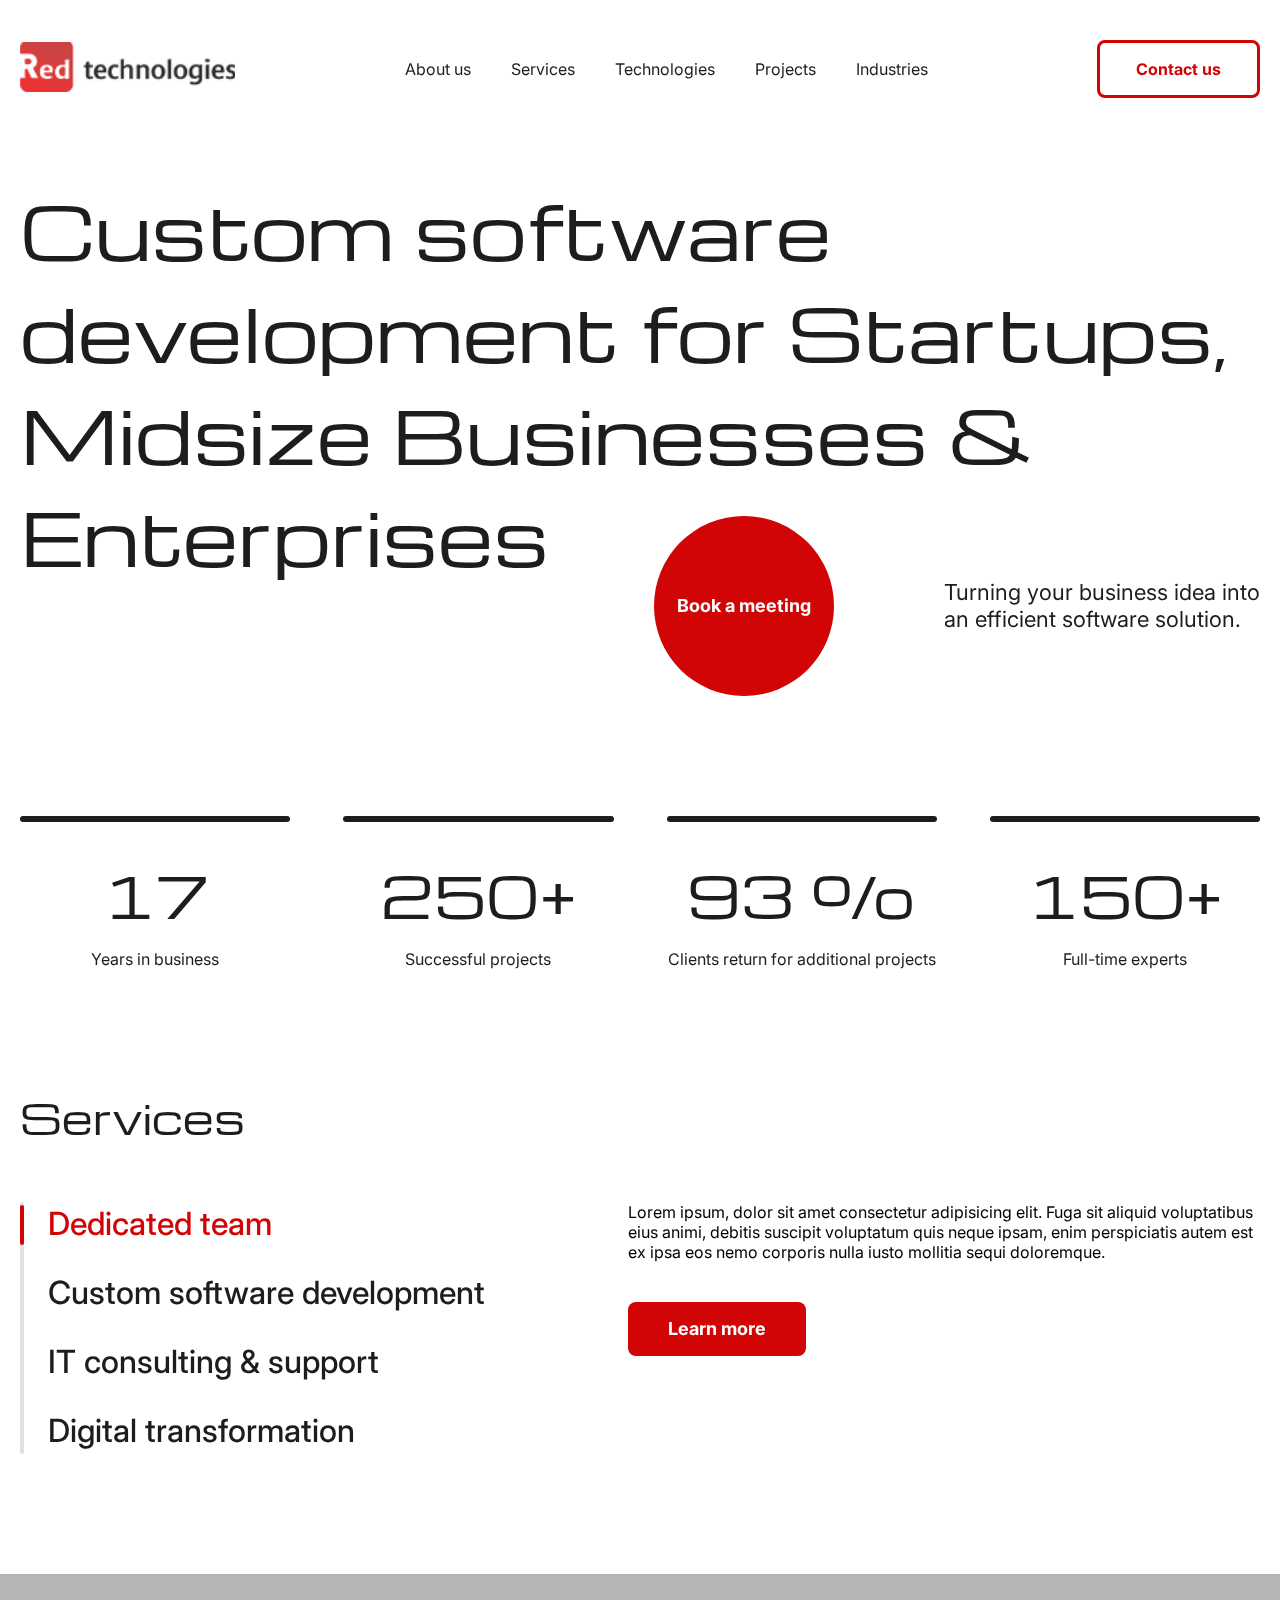
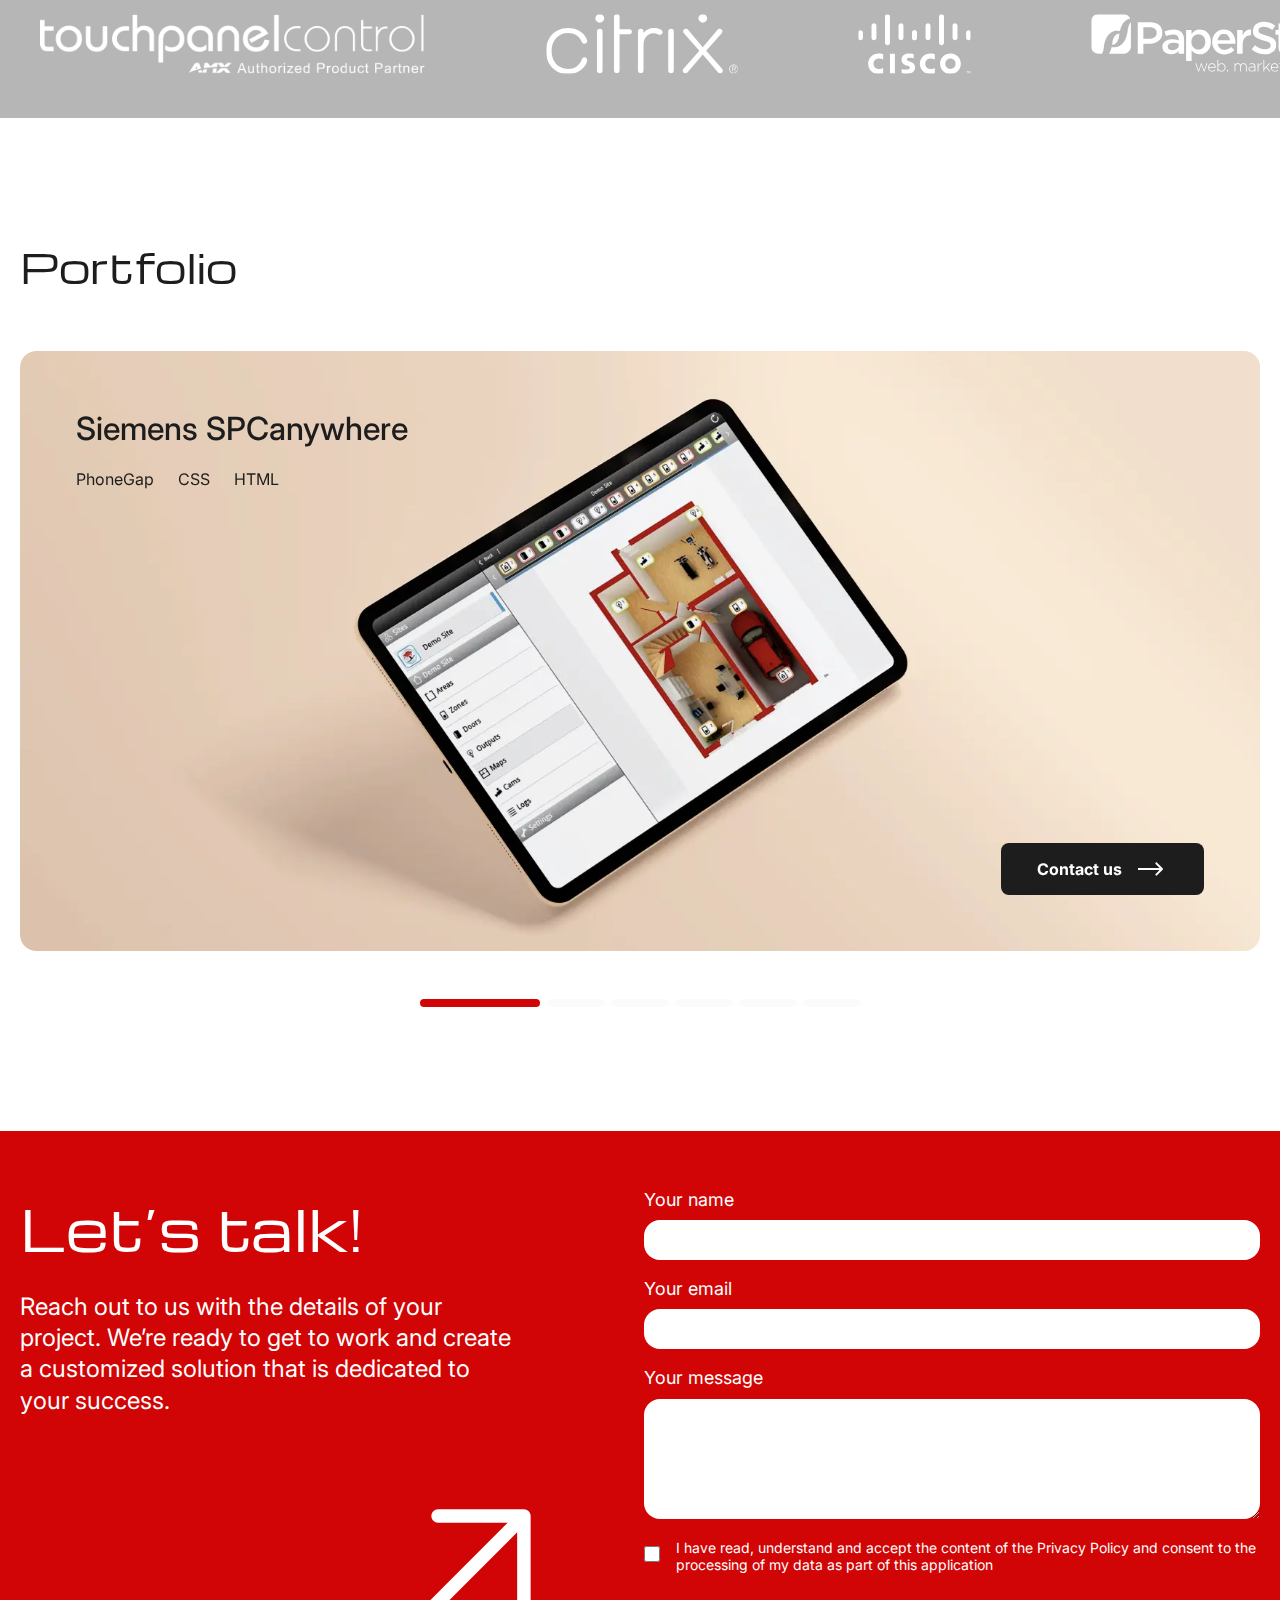
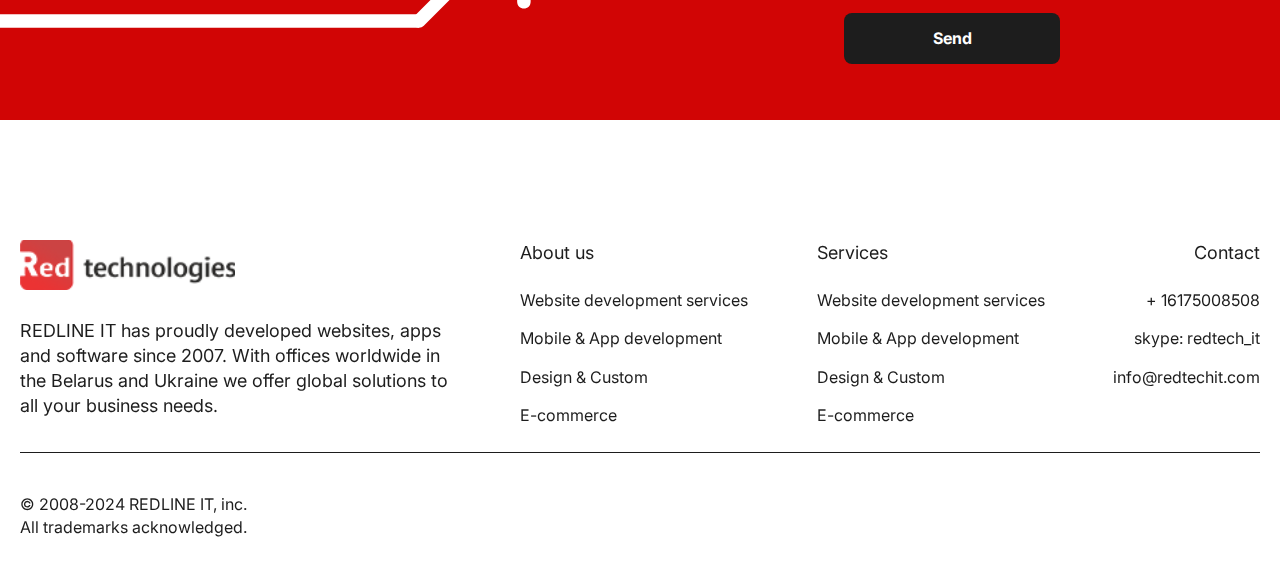
<file: index.html>
<!DOCTYPE html>
<html lang="en">
  <head>
    <meta charset="UTF-8" />
    <meta name="viewport" content="width=device-width, initial-scale=1.0" />
    <title>Red Technologies</title>
    <link rel="stylesheet" href="./styles/style.css" />
    <link
      rel="stylesheet"
      href="https://cdn.jsdelivr.net/npm/swiper@10/swiper-bundle.min.css"
    />
    <script src="https://cdn.jsdelivr.net/npm/swiper@10/swiper-bundle.min.js"></script>
  </head>
  <body>
    <nav>
      <div class="nav_wrapper container">
        <a href="./index.html">
          <img src="./assets/logo.png" alt="" />
        </a>
        <div class="nav_menu">
          <a href="./about.html"><p>About us</p></a>
          <a href="./services.html"><p>Services</p></a>
          <a href="./technologies.html"><p>Technologies</p></a>
          <a href="./project.html"><p>Projects</p></a>
          <a href="./industries.html"><p>Industries</p></a>
        </div>
        <img src="./assets/menu.jpg" class="menu" onclick="toggleMenu()" />
        <a href="./contact-us.html"
          ><button class="line_btn">Contact us</button></a
        >
      </div>
      <!--  -->
      <div class="mob_nav">
        <div class="mob_nav_exit">
          <img src="./assets/reject.png" alt="" onclick="toggleMenu()" />
        </div>
        <div class="nav_menu">
          <a href="./about.html"><p>About us</p></a>
          <a href="./services.html"><p>Services</p></a>
          <a href="./technologies.html"><p>Technologies</p></a>
          <a href="./project.html"><p>Projects</p></a>
          <a href="./industries.html"><p>Industries</p></a>
          <a href="./contact-us.html"
            ><button class="line_btn">Contact us</button></a
          >
        </div>
      </div>
      <script>
        function toggleMenu() {
          document
            .querySelector(".mob_nav")
            .classList.toggle("visible_mob_nav");
        }
      </script>
      <!--  -->
    </nav>
    <header class="container">
      <div class="main_titile">
        <h1>
          Custom software development for Startups, Midsize Businesses &
          Enterprises
        </h1>
      </div>
      <div class="book_meeting">
        <div class="book_meeting_circle">
          <p>Book a meeting</p>
        </div>
        <div class="book_meetig_text">
          <p>
            Turning your business idea into <br />
            an efficient software solution.
          </p>
        </div>
      </div>
      <div class="header_stats">
        <div class="header_stat">
          <div class="header_stat_line"></div>
          <p>17</p>
          <span>Years in business</span>
        </div>
        <div class="header_stat">
          <div class="header_stat_line"></div>

          <p>250+</p>
          <span>Successful projects</span>
        </div>
        <div class="header_stat">
          <div class="header_stat_line"></div>
          <p>93 %</p>
          <span>Clients return for additional projects</span>
        </div>
        <div class="header_stat">
          <div class="header_stat_line"></div>
          <p>150+</p>
          <span>Full-time experts</span>
        </div>
      </div>
    </header>
    <div class="navigation_block container">
      <div class="block_title">
        <h2>Services</h2>
      </div>
      <div class="navigation_block_wrapper">
        <div class="navigation_menu_wrapper">
          <div class="navigation_menu_overflow"></div>
          <div class="navigation_menu tabs_list">
            <div
              class="navigation_menu_item navigation_menu_item_active"
              data-id="menu1"
            >
              <div class="navigation_menu_item_line"></div>
              <p>Dedicated team</p>
            </div>
            <div class="navigation_menu_item" data-id="menu2">
              <div class="navigation_menu_item_line"></div>

              <p>Custom software development</p>
            </div>
            <div class="navigation_menu_item" data-id="menu3">
              <div class="navigation_menu_item_line"></div>

              <p>IT consulting & support</p>
            </div>
            <div class="navigation_menu_item" data-id="menu4">
              <div class="navigation_menu_item_line"></div>

              <p>Digital transformation</p>
            </div>
          </div>
        </div>
        <div class="navigation_block_content">
          <div
            class="navigation_block_content_item navigation_menu_item_active"
            id="menu1"
          >
            <p>
              Lorem ipsum, dolor sit amet consectetur adipisicing elit. Fuga sit
              aliquid voluptatibus eius animi, debitis suscipit voluptatum quis
              neque ipsam, enim perspiciatis autem est ex ipsa eos nemo corporis
              nulla iusto mollitia sequi doloremque.
            </p>
            <a href="#"><button class="red_btn">Learn more</button></a>
          </div>
          <div class="navigation_block_content_item" id="menu2">
            <p>
              Lorem ipsum dolor sit amet consectetur adipisicing elit. A
              laboriosam dolor aut!
            </p>
            <a href="#"><button class="red_btn">Learn more</button></a>
          </div>
          <div class="navigation_block_content_item" id="menu3">
            <p>
              Lorem ipsum dolor sit amet consectetur adipisicing elit. Quod
              molestias nam repellat possimus non. Necessitatibus, assumenda
              voluptates voluptatibus dolorum ex molestiae, ea et voluptatum
              laboriosam repellat soluta quo blanditiis placeat.
            </p>
            <a href="#"><button class="red_btn">Learn more</button></a>
          </div>
          <div class="navigation_block_content_item" id="menu4">
            <p>
              Lorem ipsum dolor sit amet consectetur adipisicing elit. Possimus
              ea voluptate magnam adipisci suscipit quibusdam accusamus
              consequuntur quasi voluptas animi dignissimos, recusandae
              expedita, officiis illum.
            </p>
            <a href="#"><button class="red_btn">Learn more</button></a>
          </div>
        </div>
      </div>
    </div>
    <div class="companies_carousel_wrapper">
      <div class="companies_carousel">
        <a href="#"><img src="./assets/icons/companies/tpc.svg" alt="" /></a>
        <a href="#"
          ><img
            src="./assets/icons/companies/citrix-registered-tm-logo.svg"
            alt=""
        /></a>
        <a href="#"
          ><img src="./assets/icons/companies/Cisco_logo 1.svg" alt=""
        /></a>
        <a href="#"><img src="./assets/icons/companies/paper.svg" alt="" /></a>
        <a href="#"
          ><img src="./assets/icons/companies/coalbook.svg" alt=""
        /></a>
        <a href="#"
          ><img src="./assets/icons/companies/CMG-LOGO.svg" alt=""
        /></a>
        <a href="#"><img src="./assets/icons/companies/amx.svg" alt="" /></a>
      </div>
    </div>
    <div class="portfolio_carousel_wrapper">
      <div class="block_title container">
        <h2>Portfolio</h2>
      </div>

      <div class="portfolio_carousel container">
        <div class="swiper-wrapper">
          <div class="swiper-slide">
            <div class="block_item block_item1">
              <div class="block_item_text">
                <p>Siemens SPCanywhere</p>
                <div>
                  <span>PhoneGap</span> <span>CSS</span> <span>HTML</span>
                </div>
              </div>
              <div class="block_item_btn">
                <button class="black_btn">
                  Contact us <img src="./assets/icons/arrow-right.svg" alt="" />
                </button>
              </div>
            </div>
          </div>
          <div class="swiper-slide">
            <div class="block_item block_item1">
              <div class="block_item_text">
                <p>Siemens SPCanywhere</p>
                <div>
                  <span>PhoneGap</span> <span>CSS</span> <span>HTML</span>
                </div>
              </div>
              <div class="block_item_btn">
                <button class="black_btn">
                  Contact us <img src="./assets/icons/arrow-right.svg" alt="" />
                </button>
              </div>
            </div>
          </div>
          <div class="swiper-slide">
            <div class="block_item block_item1">
              <div class="block_item_text">
                <p>Siemens SPCanywhere</p>
                <div>
                  <span>PhoneGap</span> <span>CSS</span> <span>HTML</span>
                </div>
              </div>
              <div class="block_item_btn">
                <button class="black_btn">
                  Contact us <img src="./assets/icons/arrow-right.svg" alt="" />
                </button>
              </div>
            </div>
          </div>
          <div class="swiper-slide">
            <div class="block_item block_item1">
              <div class="block_item_text">
                <p>Siemens SPCanywhere</p>
                <div>
                  <span>PhoneGap</span> <span>CSS</span> <span>HTML</span>
                </div>
              </div>
              <div class="block_item_btn">
                <button class="black_btn">
                  Contact us <img src="./assets/icons/arrow-right.svg" alt="" />
                </button>
              </div>
            </div>
          </div>
          <div class="swiper-slide">
            <div class="block_item block_item1">
              <div class="block_item_text">
                <p>Siemens SPCanywhere</p>
                <div>
                  <span>PhoneGap</span> <span>CSS</span> <span>HTML</span>
                </div>
              </div>
              <div class="block_item_btn">
                <button class="black_btn">
                  Contact us <img src="./assets/icons/arrow-right.svg" alt="" />
                </button>
              </div>
            </div>
          </div>
          <div class="swiper-slide">
            <div class="block_item block_item1">
              <div class="block_item_text">
                <p>Siemens SPCanywhere</p>
                <div>
                  <span>PhoneGap</span> <span>CSS</span> <span>HTML</span>
                </div>
              </div>
              <div class="block_item_btn">
                <button class="black_btn">
                  Contact us <img src="./assets/icons/arrow-right.svg" alt="" />
                </button>
              </div>
            </div>
          </div>
        </div>
        <div class="swiper-pagination"></div>
      </div>
    </div>

    <div class="contact_block_wrapper">
      <div class="contact_block container">
        <div class="contact_block_left">
          <h3>Let’s talk!</h3>
          <p>
            Reach out to us with the details of your project. We’re ready to get
            to work and create a customized solution that is dedicated to your
            success.
          </p>
          <img src="./assets/icons/contact-line.svg" alt="" />
        </div>
        <div class="contact_block_right">
          <div class="contact_input">
            <p>Your name</p>
            <input type="text" name="" id="" />
          </div>
          <div class="contact_input">
            <p>Your email</p>
            <input type="text" name="" id="" />
          </div>
          <div class="contact_input">
            <p>Your message</p>
            <textarea name="" id="" cols="30" rows="10"></textarea>
          </div>
          <div class="form_privacy">
            <div><input type="checkbox" name="" id="" /></div>
            <p>
              I have read, understand and accept the content of the Privacy
              Policy and consent to the processing of my data as part of this
              application
            </p>
          </div>
          <div class="form_send">
            <button class="black_btn">Send</button>
          </div>
        </div>
      </div>
    </div>

    <footer>
      <div class="footer_wrapper container">
        <div class="footer_wrapper_top">
          <div class="footer_wrapper_top_desc">
            <a href="./index.html">
              <img src="./assets/logo.png" alt="" />
            </a>
            <h4>
              REDLINE IT has proudly developed websites, apps and software since
              2007. With offices worldwide in the Belarus and Ukraine we offer
              global solutions to all your business needs.
            </h4>
          </div>
          <div class="footer_menu">
            <h4>About us</h4>
            <a href="#"><p>Website development services</p></a>
            <a href="#"><p>Mobile & App development</p></a>
            <a href="#"><p>Design & Custom</p></a>
            <a href="#"><p>E-commerce</p></a>
          </div>
          <div class="footer_menu">
            <h4>Services</h4>
            <a href="#"><p>Website development services</p></a>
            <a href="#"><p>Mobile & App development</p></a>
            <a href="#"><p>Design & Custom</p></a>
            <a href="#"><p>E-commerce</p></a>
          </div>
          <div class="footer_menu footer_contact">
            <h4>Contact</h4>
            <a href="tel:+ 16175008508"><p>+ 16175008508</p></a>
            <a href="#"><p>skype: redtech_it</p></a>
            <a href="mailto:info@redtechit.com"><p>info@redtechit.com</p></a>
          </div>
        </div>
        <div class="footer_copyright">
          <p>
            © 2008-2024 REDLINE IT, inc. <br />
            All trademarks acknowledged.
          </p>
        </div>
      </div>
    </footer>

    <!-- scripts -->
    <script src="./scripts/main.js"></script>
    <script>
      document.addEventListener("DOMContentLoaded", function () {
        const swiper = new Swiper(".portfolio_carousel", {
          loop: true,
          spaceBetween: 30,
          slidesPerView: 3,
          slidesPerView: "auto",
          centeredSlides: true,
          pagination: {
            el: ".swiper-pagination",
          },
        });
      });
    </script>
  </body>
</html>
</file>
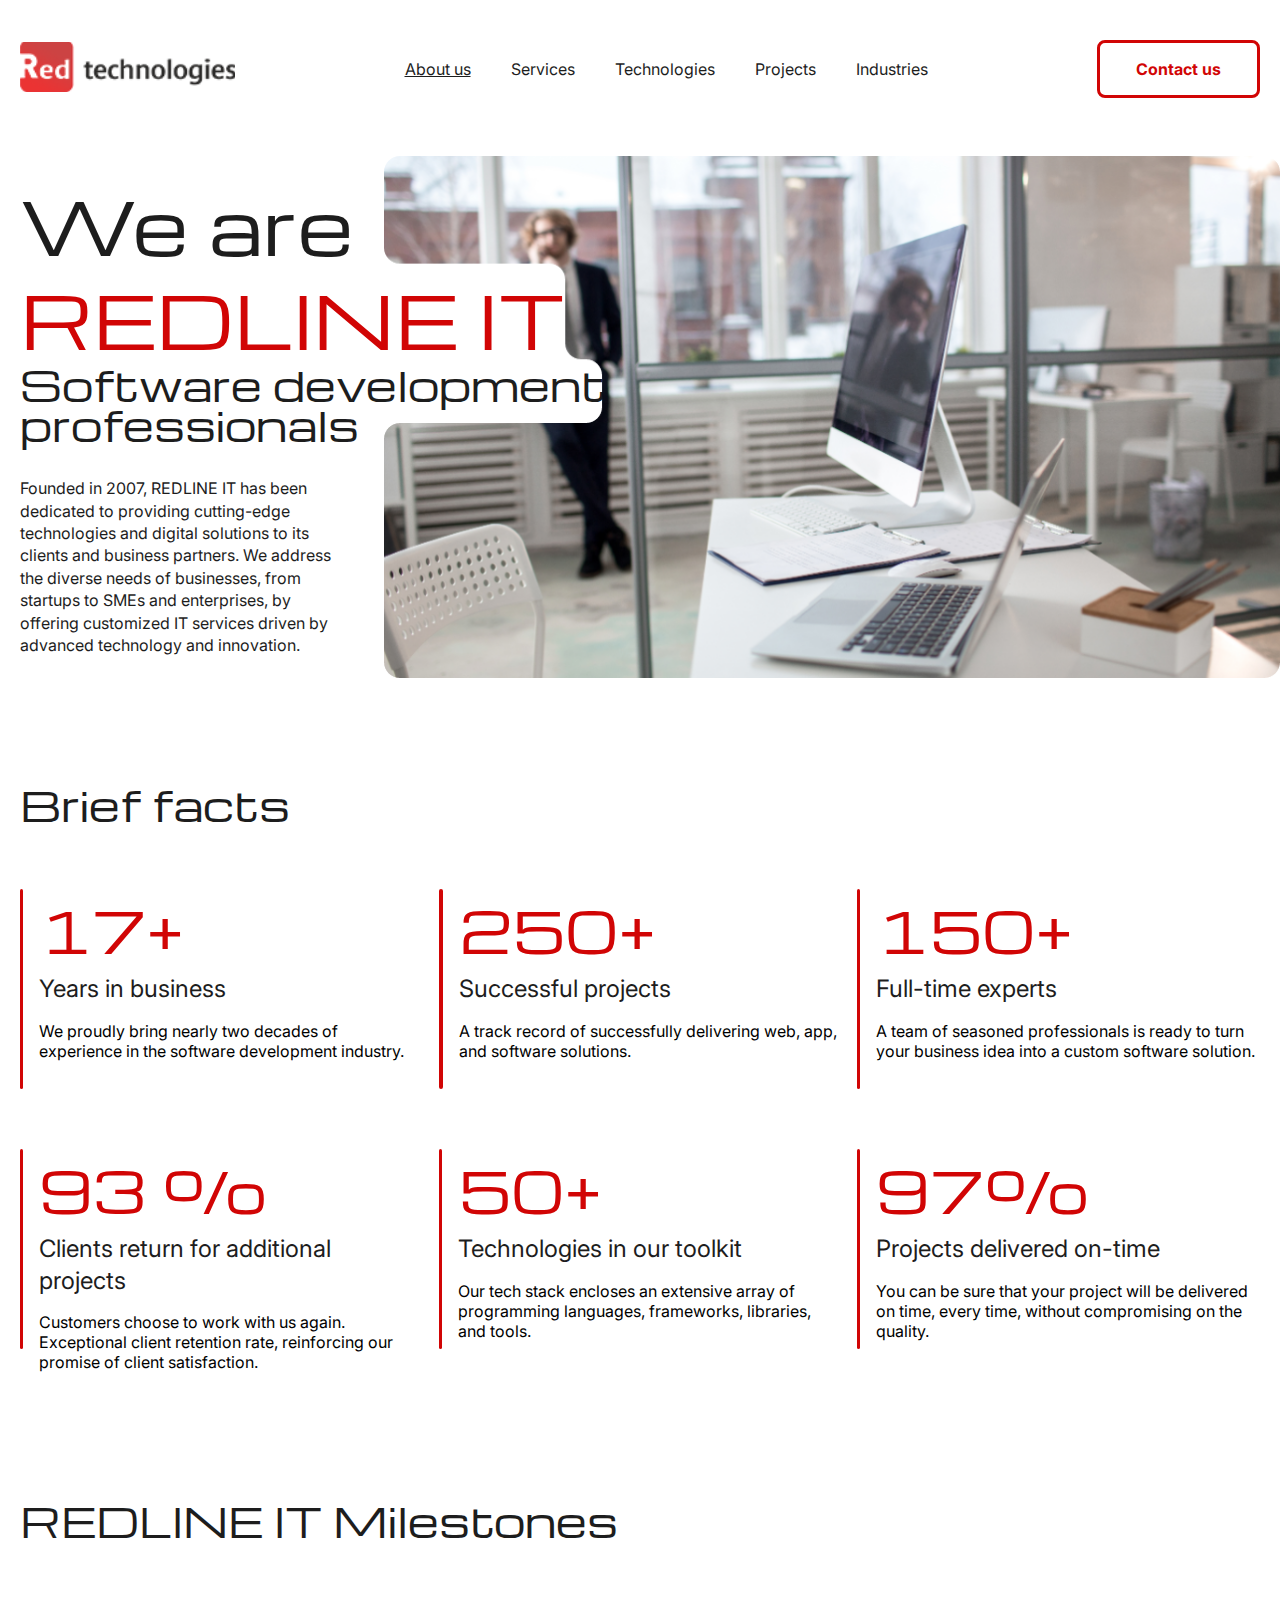
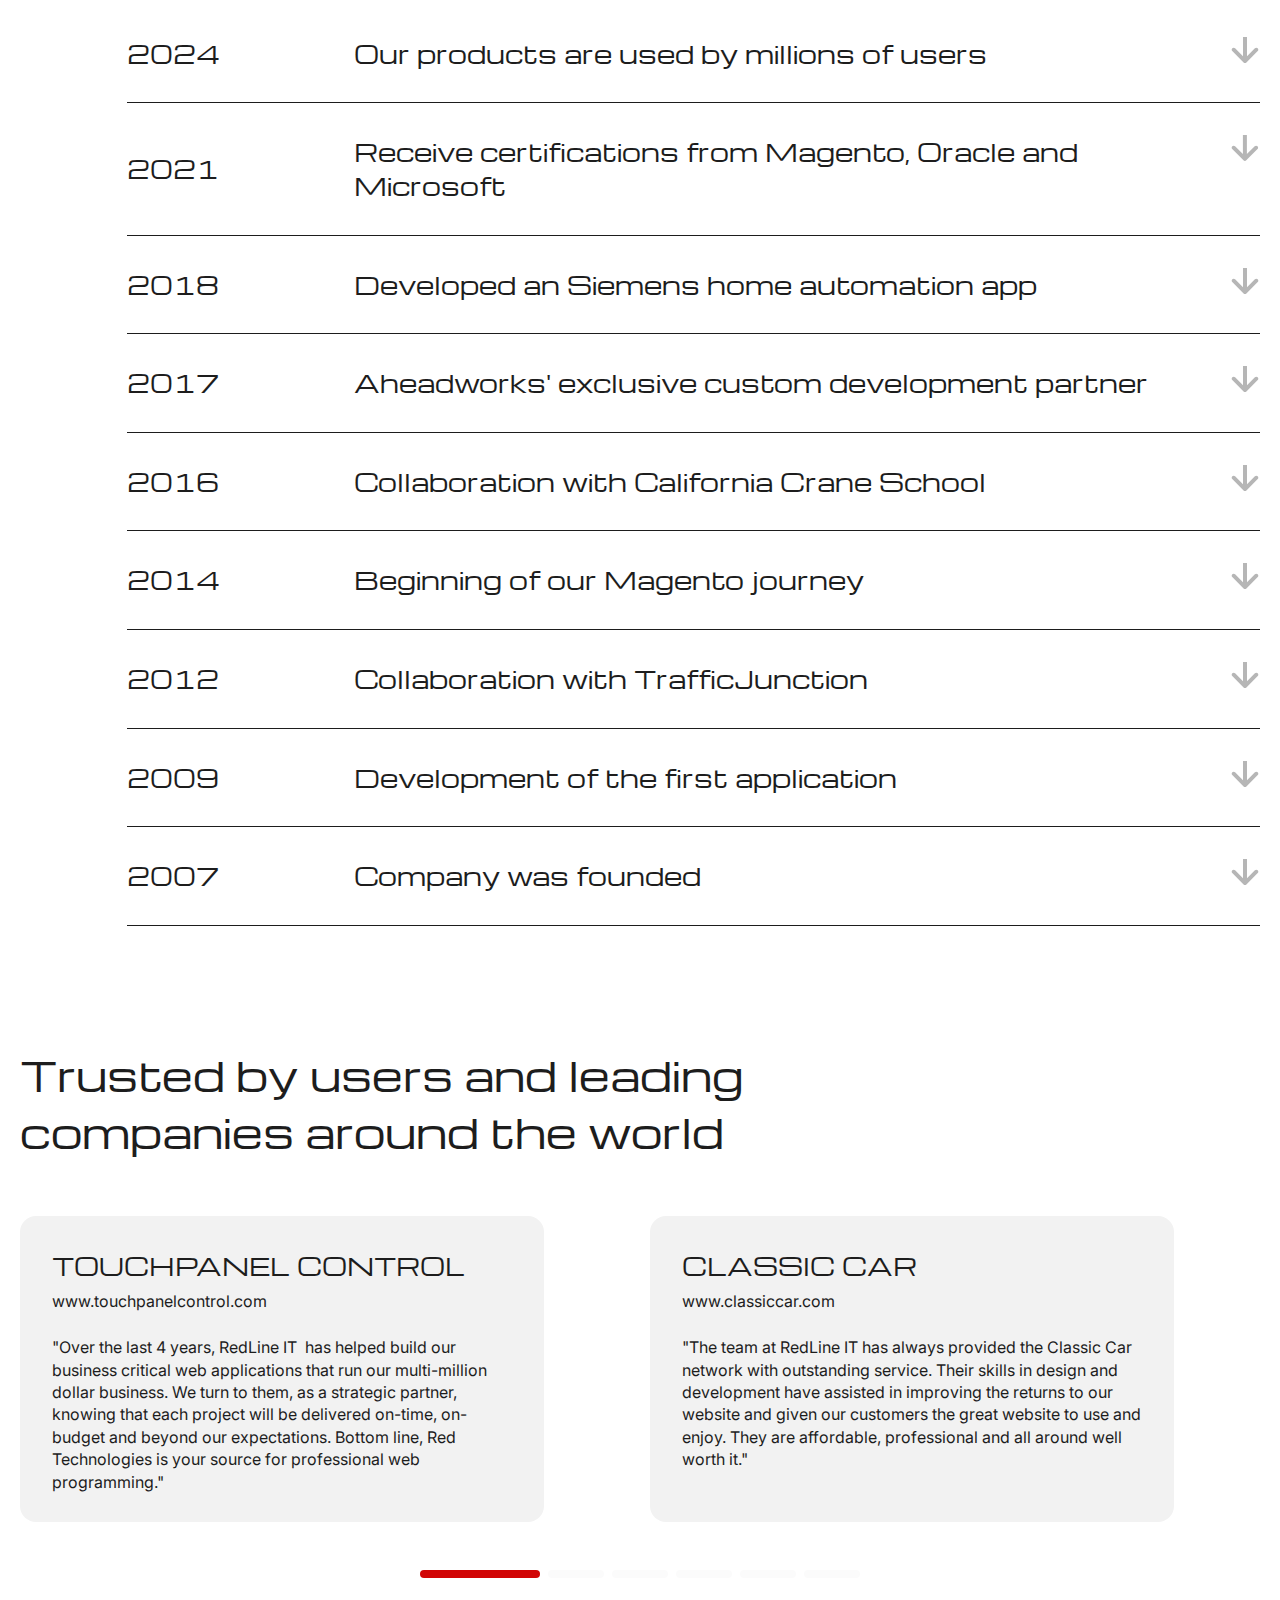
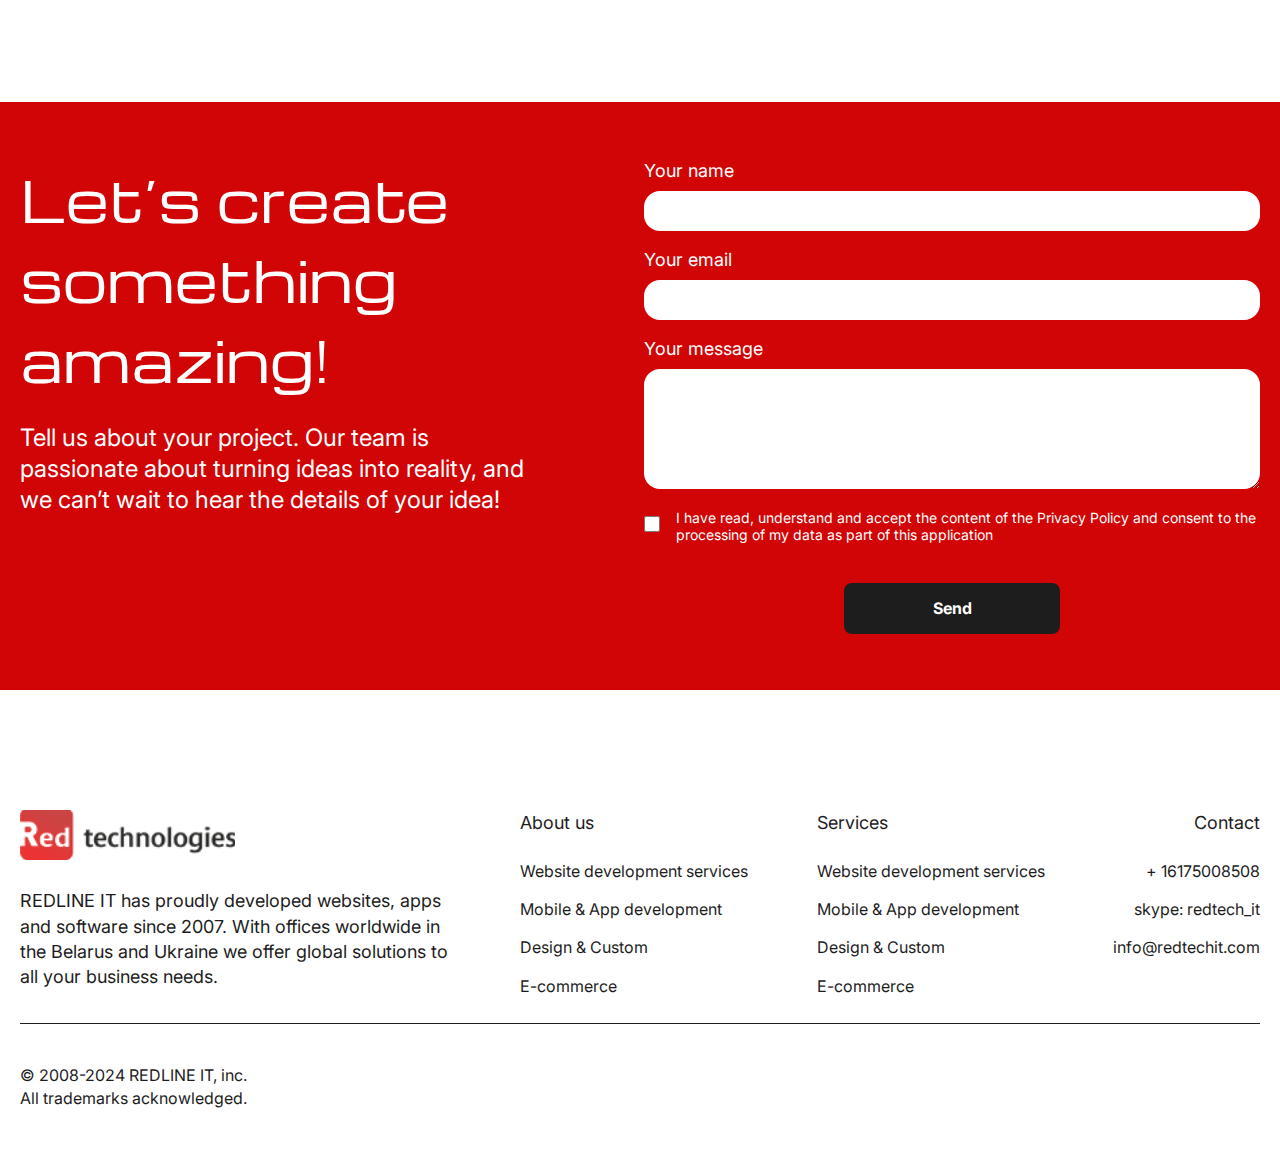
<file: about.html>
<!DOCTYPE html>
<html lang="en">
  <head>
    <meta charset="UTF-8" />
    <meta name="viewport" content="width=device-width, initial-scale=1.0" />
    <title>About us | Red Technologies</title>
    <link rel="stylesheet" href="./styles/style.css" />
    <link
      rel="stylesheet"
      href="https://cdn.jsdelivr.net/npm/swiper@10/swiper-bundle.min.css"
    />
    <script src="https://cdn.jsdelivr.net/npm/swiper@10/swiper-bundle.min.js"></script>
  </head>
  <body>
    <nav>
      <div class="nav_wrapper container">
        <a href="./index.html">
          <img src="./assets/logo.png" alt="" />
        </a>
        <div class="nav_menu">
          <a class="nav_menu_active" href="./about.html"><p>About us</p></a>
          <a href="./services.html"><p>Services</p></a>
          <a href="./technologies.html"><p>Technologies</p></a>
          <a href="./project.html"><p>Projects</p></a>
          <a href="./industries.html"><p>Industries</p></a>
        </div>
        <img src="./assets/menu.jpg" class="menu" onclick="toggleMenu()" />
        <a href="./contact-us.html"
          ><button class="line_btn">Contact us</button></a
        >
      </div>
      <!--  -->
      <div class="mob_nav">
        <div class="mob_nav_exit">
          <img src="./assets/reject.png" alt="" onclick="toggleMenu()" />
        </div>
        <div class="nav_menu">
          <a class="nav_menu_active" href="./about.html"><p>About us</p></a>
          <a href="./services.html"><p>Services</p></a>
          <a href="./technologies.html"><p>Technologies</p></a>
          <a href="./project.html"><p>Projects</p></a>
          <a href="./industries.html"><p>Industries</p></a>
          <a href="./contact-us.html"
            ><button class="line_btn">Contact us</button></a
          >
        </div>
      </div>
      <script>
        function toggleMenu() {
          document
            .querySelector(".mob_nav")
            .classList.toggle("visible_mob_nav");
        }
      </script>
      <!--  -->
    </nav>
    <div class="about_header container">
      <div class="about_header_left">
        <h1>
          We are <br />
          <span>REDLINE IT</span>
        </h1>
        <h2>
          Software development <br />
          professionals
        </h2>
        <p>
          Founded in 2007, REDLINE IT has been dedicated to providing
          cutting-edge technologies and digital solutions to its clients and
          business partners. We address the diverse needs of businesses, from
          startups to SMEs and enterprises, by offering customized IT services
          driven by advanced technology and innovation.
        </p>
      </div>
      <img src="./assets/images/about.png" alt="" />
    </div>
    <div class="facts_block container">
      <div class="block_title">
        <h2>Brief facts</h2>
      </div>
      <div class="facts_block_list">
        <div class="facts_block_item_wrapper">
          <div class="facts_block_item_line"></div>
          <div class="facts_block_item">
            <h3>17+</h3>
            <p>Years in business</p>
            <span
              >We proudly bring nearly two decades of experience in the software
              development industry.</span
            >
          </div>
        </div>
        <div class="facts_block_item_wrapper">
          <div class="facts_block_item_line"></div>
          <div class="facts_block_item">
            <h3>250+</h3>
            <p>Successful projects</p>
            <span
              >A track record of successfully delivering web, app, and software
              solutions.</span
            >
          </div>
        </div>
        <div class="facts_block_item_wrapper">
          <div class="facts_block_item_line"></div>
          <div class="facts_block_item">
            <h3>150+</h3>
            <p>Full-time experts</p>
            <span
              >A team of seasoned professionals is ready to turn your business
              idea into a custom software solution.</span
            >
          </div>
        </div>
        <div class="facts_block_item_wrapper">
          <div class="facts_block_item_line"></div>
          <div class="facts_block_item">
            <h3>93 %</h3>
            <p>Clients return for additional projects</p>
            <span
              >Customers choose to work with us again. Exceptional client
              retention rate, reinforcing our promise of client
              satisfaction.</span
            >
          </div>
        </div>
        <div class="facts_block_item_wrapper">
          <div class="facts_block_item_line"></div>
          <div class="facts_block_item">
            <h3>50+</h3>
            <p>Technologies in our toolkit</p>
            <span
              >Our tech stack encloses an extensive array of programming
              languages, frameworks, libraries, and tools.</span
            >
          </div>
        </div>
        <div class="facts_block_item_wrapper">
          <div class="facts_block_item_line"></div>
          <div class="facts_block_item">
            <h3>97%</h3>
            <p>Projects delivered on-time</p>
            <span
              >You can be sure that your project will be delivered on time,
              every time, without compromising on the quality.</span
            >
          </div>
        </div>
      </div>
    </div>
    <div class="roadmap container">
      <div class="block_title">
        <h2>REDLINE IT Milestones</h2>
      </div>
      <div class="roadmap_list">
        <div class="ind_drop_item">
          <div class="roadmap_date">
            <h4>2024</h4>
          </div>

          <div class="ind_drop_item_desc">
            <div class="ind_drop_item_desc_title">
              <h4>Our products are used by millions of users</h4>
              <svg
                width="30.000000"
                height="26.008179"
                viewBox="0 0 30 26.0082"
                fill="none"
                xmlns="http://www.w3.org/2000/svg"
                xmlns:xlink="http://www.w3.org/1999/xlink"
              >
                <desc>Created with Pixso.</desc>
                <defs />
                <path
                  id="Arrow 2"
                  d="M13 19.17L5.1 11.27C4.3 10.48 3.06 10.48 2.27 11.27C1.48 12.06 1.48 13.3 2.27 14.1L13.58 25.41C14.37 26.2 15.62 26.2 16.41 25.41L27.72 14.1C28.51 13.3 28.51 12.06 27.72 11.27C26.93 10.48 25.69 10.48 24.89 11.27L17 19.17L17 0L13 0L13 19.17Z"
                  fill="#B6B6B6"
                  fill-opacity="1.000000"
                  fill-rule="evenodd"
                />
              </svg>
            </div>
            <div class="ind_drop_item_desc_text">
              <p>
                We provide comprehensive software solutions for facility and
                asset management that improve operational efficiency and asset
                utilization. Our systems enable real-time tracking, maintenance
                scheduling, and resource allocation, helping organizations
                maximize their assets' value.
              </p>
            </div>
          </div>
        </div>

        <div class="ind_drop_item">
          <div class="roadmap_date">
            <h4>2021</h4>
          </div>

          <div class="ind_drop_item_desc">
            <div class="ind_drop_item_desc_title">
              <h4>Receive certifications from Magento, Oracle and Microsoft</h4>
              <svg
                width="30.000000"
                height="26.008179"
                viewBox="0 0 30 26.0082"
                fill="none"
                xmlns="http://www.w3.org/2000/svg"
                xmlns:xlink="http://www.w3.org/1999/xlink"
              >
                <desc>Created with Pixso.</desc>
                <defs />
                <path
                  id="Arrow 2"
                  d="M13 19.17L5.1 11.27C4.3 10.48 3.06 10.48 2.27 11.27C1.48 12.06 1.48 13.3 2.27 14.1L13.58 25.41C14.37 26.2 15.62 26.2 16.41 25.41L27.72 14.1C28.51 13.3 28.51 12.06 27.72 11.27C26.93 10.48 25.69 10.48 24.89 11.27L17 19.17L17 0L13 0L13 19.17Z"
                  fill="#B6B6B6"
                  fill-opacity="1.000000"
                  fill-rule="evenodd"
                />
              </svg>
            </div>
            <div class="ind_drop_item_desc_text">
              <p>
                We provide comprehensive software solutions for facility and
                asset management that improve operational efficiency and asset
                utilization. Our systems enable real-time tracking, maintenance
                scheduling, and resource allocation, helping organizations
                maximize their assets' value.
              </p>
            </div>
          </div>
        </div>
        <div class="ind_drop_item">
          <div class="roadmap_date">
            <h4>2018</h4>
          </div>

          <div class="ind_drop_item_desc">
            <div class="ind_drop_item_desc_title">
              <h4>Developed an Siemens home automation app</h4>
              <svg
                width="30.000000"
                height="26.008179"
                viewBox="0 0 30 26.0082"
                fill="none"
                xmlns="http://www.w3.org/2000/svg"
                xmlns:xlink="http://www.w3.org/1999/xlink"
              >
                <desc>Created with Pixso.</desc>
                <defs />
                <path
                  id="Arrow 2"
                  d="M13 19.17L5.1 11.27C4.3 10.48 3.06 10.48 2.27 11.27C1.48 12.06 1.48 13.3 2.27 14.1L13.58 25.41C14.37 26.2 15.62 26.2 16.41 25.41L27.72 14.1C28.51 13.3 28.51 12.06 27.72 11.27C26.93 10.48 25.69 10.48 24.89 11.27L17 19.17L17 0L13 0L13 19.17Z"
                  fill="#B6B6B6"
                  fill-opacity="1.000000"
                  fill-rule="evenodd"
                />
              </svg>
            </div>
            <div class="ind_drop_item_desc_text">
              <p>
                We provide comprehensive software solutions for facility and
                asset management that improve operational efficiency and asset
                utilization. Our systems enable real-time tracking, maintenance
                scheduling, and resource allocation, helping organizations
                maximize their assets' value.
              </p>
            </div>
          </div>
        </div>
        <div class="ind_drop_item">
          <div class="roadmap_date">
            <h4>2017</h4>
          </div>

          <div class="ind_drop_item_desc">
            <div class="ind_drop_item_desc_title">
              <h4>Aheadworks' exclusive custom development partner</h4>
              <svg
                width="30.000000"
                height="26.008179"
                viewBox="0 0 30 26.0082"
                fill="none"
                xmlns="http://www.w3.org/2000/svg"
                xmlns:xlink="http://www.w3.org/1999/xlink"
              >
                <desc>Created with Pixso.</desc>
                <defs />
                <path
                  id="Arrow 2"
                  d="M13 19.17L5.1 11.27C4.3 10.48 3.06 10.48 2.27 11.27C1.48 12.06 1.48 13.3 2.27 14.1L13.58 25.41C14.37 26.2 15.62 26.2 16.41 25.41L27.72 14.1C28.51 13.3 28.51 12.06 27.72 11.27C26.93 10.48 25.69 10.48 24.89 11.27L17 19.17L17 0L13 0L13 19.17Z"
                  fill="#B6B6B6"
                  fill-opacity="1.000000"
                  fill-rule="evenodd"
                />
              </svg>
            </div>
            <div class="ind_drop_item_desc_text">
              <p>
                We provide comprehensive software solutions for facility and
                asset management that improve operational efficiency and asset
                utilization. Our systems enable real-time tracking, maintenance
                scheduling, and resource allocation, helping organizations
                maximize their assets' value.
              </p>
            </div>
          </div>
        </div>
        <div class="ind_drop_item">
          <div class="roadmap_date">
            <h4>2016</h4>
          </div>

          <div class="ind_drop_item_desc">
            <div class="ind_drop_item_desc_title">
              <h4>Collaboration with California Crane School</h4>
              <svg
                width="30.000000"
                height="26.008179"
                viewBox="0 0 30 26.0082"
                fill="none"
                xmlns="http://www.w3.org/2000/svg"
                xmlns:xlink="http://www.w3.org/1999/xlink"
              >
                <desc>Created with Pixso.</desc>
                <defs />
                <path
                  id="Arrow 2"
                  d="M13 19.17L5.1 11.27C4.3 10.48 3.06 10.48 2.27 11.27C1.48 12.06 1.48 13.3 2.27 14.1L13.58 25.41C14.37 26.2 15.62 26.2 16.41 25.41L27.72 14.1C28.51 13.3 28.51 12.06 27.72 11.27C26.93 10.48 25.69 10.48 24.89 11.27L17 19.17L17 0L13 0L13 19.17Z"
                  fill="#B6B6B6"
                  fill-opacity="1.000000"
                  fill-rule="evenodd"
                />
              </svg>
            </div>
            <div class="ind_drop_item_desc_text">
              <p>
                We provide comprehensive software solutions for facility and
                asset management that improve operational efficiency and asset
                utilization. Our systems enable real-time tracking, maintenance
                scheduling, and resource allocation, helping organizations
                maximize their assets' value.
              </p>
            </div>
          </div>
        </div>
        <div class="ind_drop_item">
          <div class="roadmap_date">
            <h4>2014</h4>
          </div>

          <div class="ind_drop_item_desc">
            <div class="ind_drop_item_desc_title">
              <h4>Beginning of our Magento journey</h4>
              <svg
                width="30.000000"
                height="26.008179"
                viewBox="0 0 30 26.0082"
                fill="none"
                xmlns="http://www.w3.org/2000/svg"
                xmlns:xlink="http://www.w3.org/1999/xlink"
              >
                <desc>Created with Pixso.</desc>
                <defs />
                <path
                  id="Arrow 2"
                  d="M13 19.17L5.1 11.27C4.3 10.48 3.06 10.48 2.27 11.27C1.48 12.06 1.48 13.3 2.27 14.1L13.58 25.41C14.37 26.2 15.62 26.2 16.41 25.41L27.72 14.1C28.51 13.3 28.51 12.06 27.72 11.27C26.93 10.48 25.69 10.48 24.89 11.27L17 19.17L17 0L13 0L13 19.17Z"
                  fill="#B6B6B6"
                  fill-opacity="1.000000"
                  fill-rule="evenodd"
                />
              </svg>
            </div>
            <div class="ind_drop_item_desc_text">
              <p>
                We provide comprehensive software solutions for facility and
                asset management that improve operational efficiency and asset
                utilization. Our systems enable real-time tracking, maintenance
                scheduling, and resource allocation, helping organizations
                maximize their assets' value.
              </p>
            </div>
          </div>
        </div>
        <div class="ind_drop_item">
          <div class="roadmap_date">
            <h4>2012</h4>
          </div>

          <div class="ind_drop_item_desc">
            <div class="ind_drop_item_desc_title">
              <h4>Collaboration with TrafficJunction</h4>
              <svg
                width="30.000000"
                height="26.008179"
                viewBox="0 0 30 26.0082"
                fill="none"
                xmlns="http://www.w3.org/2000/svg"
                xmlns:xlink="http://www.w3.org/1999/xlink"
              >
                <desc>Created with Pixso.</desc>
                <defs />
                <path
                  id="Arrow 2"
                  d="M13 19.17L5.1 11.27C4.3 10.48 3.06 10.48 2.27 11.27C1.48 12.06 1.48 13.3 2.27 14.1L13.58 25.41C14.37 26.2 15.62 26.2 16.41 25.41L27.72 14.1C28.51 13.3 28.51 12.06 27.72 11.27C26.93 10.48 25.69 10.48 24.89 11.27L17 19.17L17 0L13 0L13 19.17Z"
                  fill="#B6B6B6"
                  fill-opacity="1.000000"
                  fill-rule="evenodd"
                />
              </svg>
            </div>
            <div class="ind_drop_item_desc_text">
              <p>
                We provide comprehensive software solutions for facility and
                asset management that improve operational efficiency and asset
                utilization. Our systems enable real-time tracking, maintenance
                scheduling, and resource allocation, helping organizations
                maximize their assets' value.
              </p>
            </div>
          </div>
        </div>
        <div class="ind_drop_item">
          <div class="roadmap_date">
            <h4>2009</h4>
          </div>

          <div class="ind_drop_item_desc">
            <div class="ind_drop_item_desc_title">
              <h4>Development of the first application</h4>
              <svg
                width="30.000000"
                height="26.008179"
                viewBox="0 0 30 26.0082"
                fill="none"
                xmlns="http://www.w3.org/2000/svg"
                xmlns:xlink="http://www.w3.org/1999/xlink"
              >
                <desc>Created with Pixso.</desc>
                <defs />
                <path
                  id="Arrow 2"
                  d="M13 19.17L5.1 11.27C4.3 10.48 3.06 10.48 2.27 11.27C1.48 12.06 1.48 13.3 2.27 14.1L13.58 25.41C14.37 26.2 15.62 26.2 16.41 25.41L27.72 14.1C28.51 13.3 28.51 12.06 27.72 11.27C26.93 10.48 25.69 10.48 24.89 11.27L17 19.17L17 0L13 0L13 19.17Z"
                  fill="#B6B6B6"
                  fill-opacity="1.000000"
                  fill-rule="evenodd"
                />
              </svg>
            </div>
            <div class="ind_drop_item_desc_text">
              <p>
                We provide comprehensive software solutions for facility and
                asset management that improve operational efficiency and asset
                utilization. Our systems enable real-time tracking, maintenance
                scheduling, and resource allocation, helping organizations
                maximize their assets' value.
              </p>
            </div>
          </div>
        </div>
        <div class="ind_drop_item">
          <div class="roadmap_date">
            <h4>2007</h4>
          </div>

          <div class="ind_drop_item_desc">
            <div class="ind_drop_item_desc_title">
              <h4>Company was founded </h4>
              <svg
                width="30.000000"
                height="26.008179"
                viewBox="0 0 30 26.0082"
                fill="none"
                xmlns="http://www.w3.org/2000/svg"
                xmlns:xlink="http://www.w3.org/1999/xlink"
              >
                <desc>Created with Pixso.</desc>
                <defs />
                <path
                  id="Arrow 2"
                  d="M13 19.17L5.1 11.27C4.3 10.48 3.06 10.48 2.27 11.27C1.48 12.06 1.48 13.3 2.27 14.1L13.58 25.41C14.37 26.2 15.62 26.2 16.41 25.41L27.72 14.1C28.51 13.3 28.51 12.06 27.72 11.27C26.93 10.48 25.69 10.48 24.89 11.27L17 19.17L17 0L13 0L13 19.17Z"
                  fill="#B6B6B6"
                  fill-opacity="1.000000"
                  fill-rule="evenodd"
                />
              </svg>
            </div>
            <div class="ind_drop_item_desc_text">
              <p>
                We provide comprehensive software solutions for facility and
                asset management that improve operational efficiency and asset
                utilization. Our systems enable real-time tracking, maintenance
                scheduling, and resource allocation, helping organizations
                maximize their assets' value.
              </p>
            </div>
          </div>
        </div>
      </div>
    </div>

    <div class="portfolio_carousel_wrapper">
      <div class="block_title container">
        <h2>
          Trusted by users and leading <br />
          companies around the world
        </h2>
      </div>
      <div class="portfolio_carousel container">
        <div class="swiper-wrapper">
          <div class="swiper-slide">
            <div class="about_car_card">
              <h4>TOUCHPANEL CONTROL</h4>
              <p>www.touchpanelcontrol.com</p>
              <p>
                "Over the last 4 years, RedLine IT  has helped build our
                business critical web applications that run our multi-million
                dollar business. We turn to them, as a strategic partner,
                knowing that each project will be delivered on-time, on-budget
                and beyond our expectations. Bottom line, Red Technologies is
                your source for professional web programming."
              </p>
            </div>
          </div>
          <div class="swiper-slide">
            <div class="about_car_card">
              <h4>CLASSIC CAR</h4>
              <p>www.classiccar.com</p>
              <p>
                "The team at RedLine IT has always provided the Classic Car
                network with outstanding service. Their skills in design and
                development have assisted in improving the returns to our
                website and given our customers the great website to use and
                enjoy. They are affordable, professional and all around well
                worth it."
              </p>
            </div>
          </div>
          <div class="swiper-slide">
            <div class="about_car_card">
              <h4>PAPER STREET</h4>
              <p>www.paperstreet.com</p>
              <p>
                "It was such a pleasure working with you and your team. We were
                very impressed with your hard work, attention to detail and
                professionalism."
              </p>
            </div>
          </div>
          <div class="swiper-slide">
            <div class="about_car_card">
              <h4>CLASSIC CAR</h4>
              <p>www.classiccar.com</p>
              <p>
                "The team at RedLine IT has always provided the Classic Car
                network with outstanding service. Their skills in design and
                development have assisted in improving the returns to our
                website and given our customers the great website to use and
                enjoy. They are affordable, professional and all around well
                worth it."
              </p>
            </div>
          </div>
          <div class="swiper-slide">
            <div class="about_car_card">
              <h4>CLASSIC CAR</h4>
              <p>www.classiccar.com</p>
              <p>
                "The team at RedLine IT has always provided the Classic Car
                network with outstanding service. Their skills in design and
                development have assisted in improving the returns to our
                website and given our customers the great website to use and
                enjoy. They are affordable, professional and all around well
                worth it."
              </p>
            </div>
          </div>
          <div class="swiper-slide">
            <div class="about_car_card">
              <h4>PAPER STREET</h4>
              <p>www.paperstreet.com</p>
              <p>
                "It was such a pleasure working with you and your team. We were
                very impressed with your hard work, attention to detail and
                professionalism."
              </p>
            </div>
          </div>
          <div class="swiper-slide">
            <div class="about_car_card">
              <h4>CLASSIC CAR</h4>
              <p>www.classiccar.com</p>
              <p>
                "The team at RedLine IT has always provided the Classic Car
                network with outstanding service. Their skills in design and
                development have assisted in improving the returns to our
                website and given our customers the great website to use and
                enjoy. They are affordable, professional and all around well
                worth it."
              </p>
            </div>
          </div>
        </div>
        <div class="swiper-pagination"></div>
      </div>
    </div>

    <div class="contact_block_wrapper">
      <div class="contact_block container">
        <div class="contact_block_left">
          <h3>Let’s create something amazing!</h3>
          <p>
            Tell us about your project. Our team is passionate about turning
            ideas into reality, and we can’t wait to hear the details of your
            idea!
          </p>
        </div>
        <div class="contact_block_right">
          <div class="contact_input">
            <p>Your name</p>
            <input type="text" name="" id="" />
          </div>
          <div class="contact_input">
            <p>Your email</p>
            <input type="text" name="" id="" />
          </div>
          <div class="contact_input">
            <p>Your message</p>
            <textarea name="" id="" cols="30" rows="10"></textarea>
          </div>
          <div class="form_privacy">
            <div><input type="checkbox" name="" id="" /></div>
            <p>
              I have read, understand and accept the content of the Privacy
              Policy and consent to the processing of my data as part of this
              application
            </p>
          </div>
          <div class="form_send">
            <button class="black_btn">Send</button>
          </div>
        </div>
      </div>
    </div>

    <footer>
      <div class="footer_wrapper container">
        <div class="footer_wrapper_top">
          <div class="footer_wrapper_top_desc">
            <a href="./index.html">
              <img src="./assets/logo.png" alt="" />
            </a>
            <h4>
              REDLINE IT has proudly developed websites, apps and software since
              2007. With offices worldwide in the Belarus and Ukraine we offer
              global solutions to all your business needs.
            </h4>
          </div>
          <div class="footer_menu">
            <h4>About us</h4>
            <a href="#"><p>Website development services</p></a>
            <a href="#"><p>Mobile & App development</p></a>
            <a href="#"><p>Design & Custom</p></a>
            <a href="#"><p>E-commerce</p></a>
          </div>
          <div class="footer_menu">
            <h4>Services</h4>
            <a href="#"><p>Website development services</p></a>
            <a href="#"><p>Mobile & App development</p></a>
            <a href="#"><p>Design & Custom</p></a>
            <a href="#"><p>E-commerce</p></a>
          </div>
          <div class="footer_menu footer_contact">
            <h4>Contact</h4>
            <a href="tel:+ 16175008508"><p>+ 16175008508</p></a>
            <a href="#"><p>skype: redtech_it</p></a>
            <a href="mailto:info@redtechit.com"><p>info@redtechit.com</p></a>
          </div>
        </div>
        <div class="footer_copyright">
          <p>
            © 2008-2024 REDLINE IT, inc. <br />
            All trademarks acknowledged.
          </p>
        </div>
      </div>
    </footer>

    <!-- scripts -->
    <script src="./scripts/main.js"></script>
    <script>
      document.addEventListener("DOMContentLoaded", function () {
        const swiper = new Swiper(".portfolio_carousel", {
          loop: false,

          slidesPerView: 2,

          pagination: {
            el: ".swiper-pagination",
          },
          breakpoints: {
            350: {
              spaceBetween: 20,
              slidesPerView: 1,
            },
            600: {
              slidesPerView: 2,
              spaceBetween: 20,
            },
          },
        });
      });
    </script>
    <script>
      document.querySelectorAll(".ind_drop_item").forEach((item) => {
        item.addEventListener("click", () => {
          item.classList.toggle("drop_item_active");

          document.querySelectorAll(".ind_drop_item").forEach((faq) => {
            if (faq !== item) {
              faq.classList.remove("drop_item_active");
            }
          });
        });
      });
    </script>
  </body>
</html>
</file>
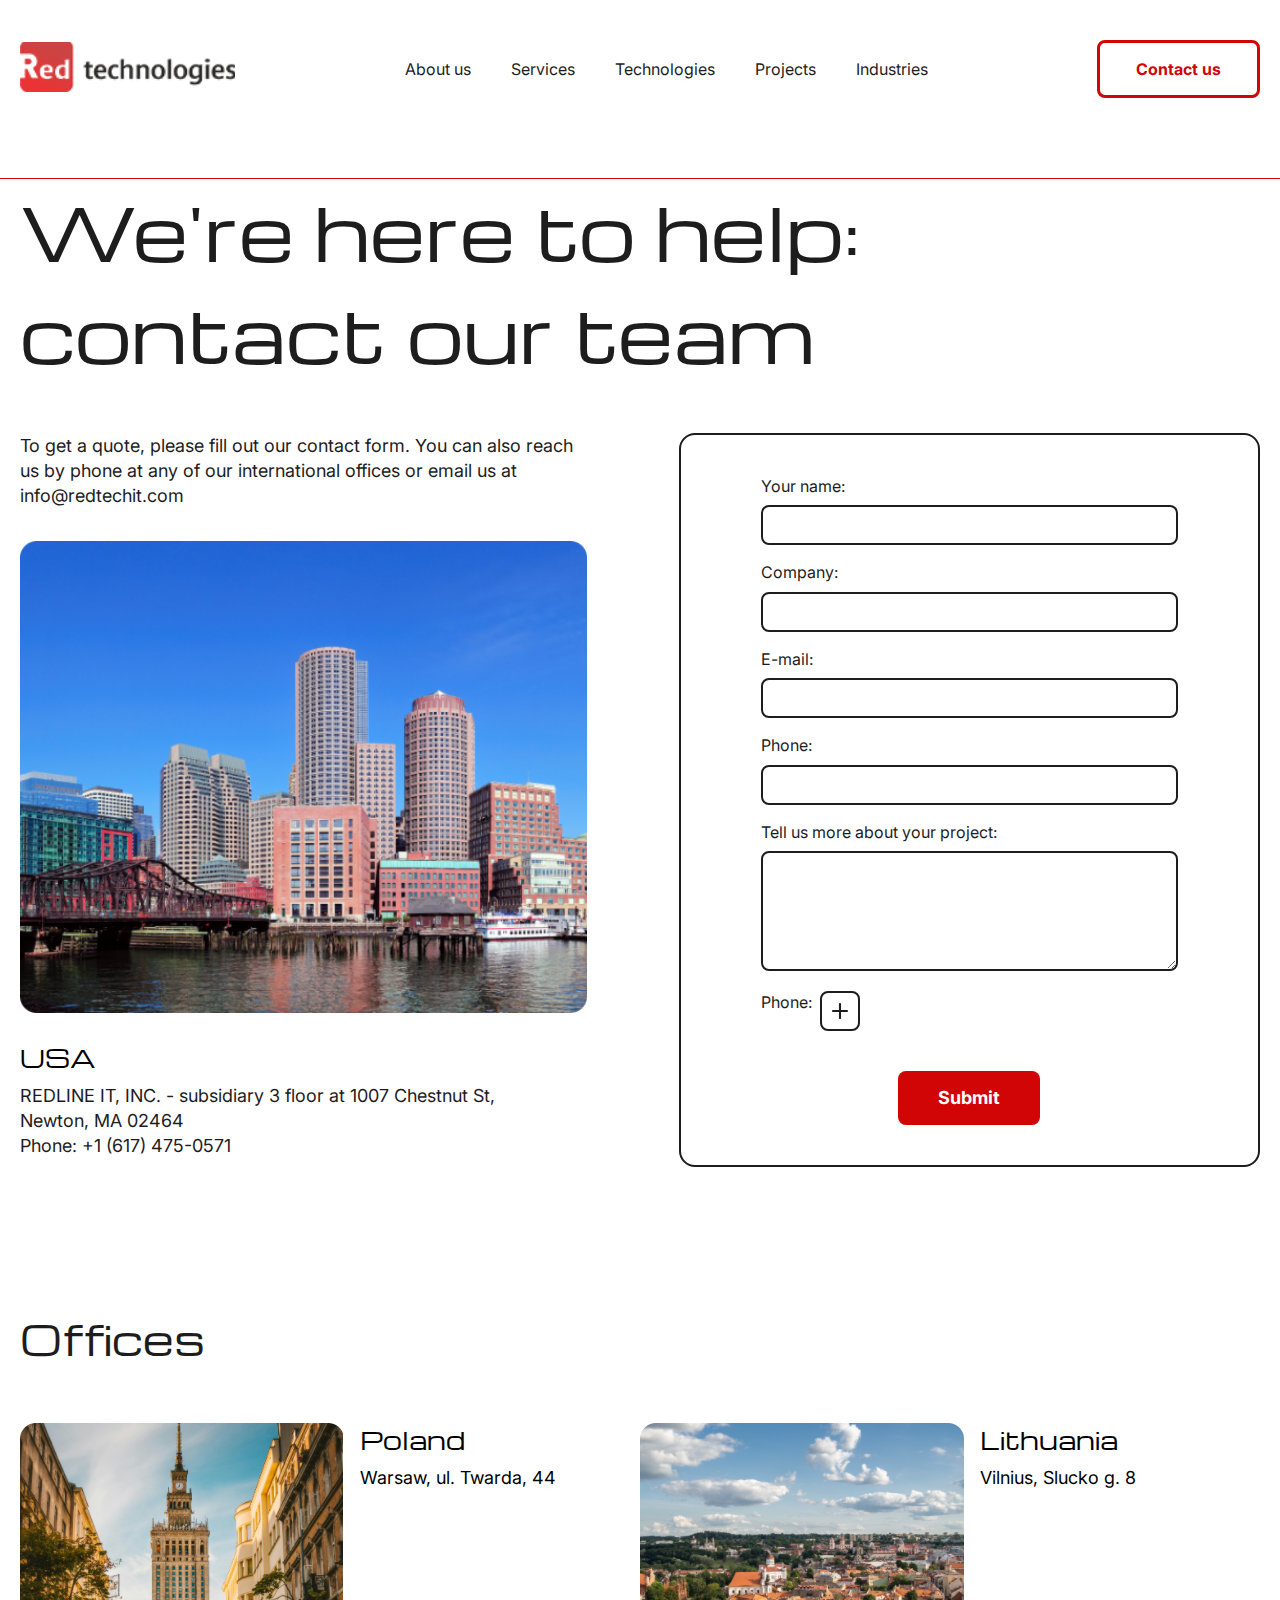
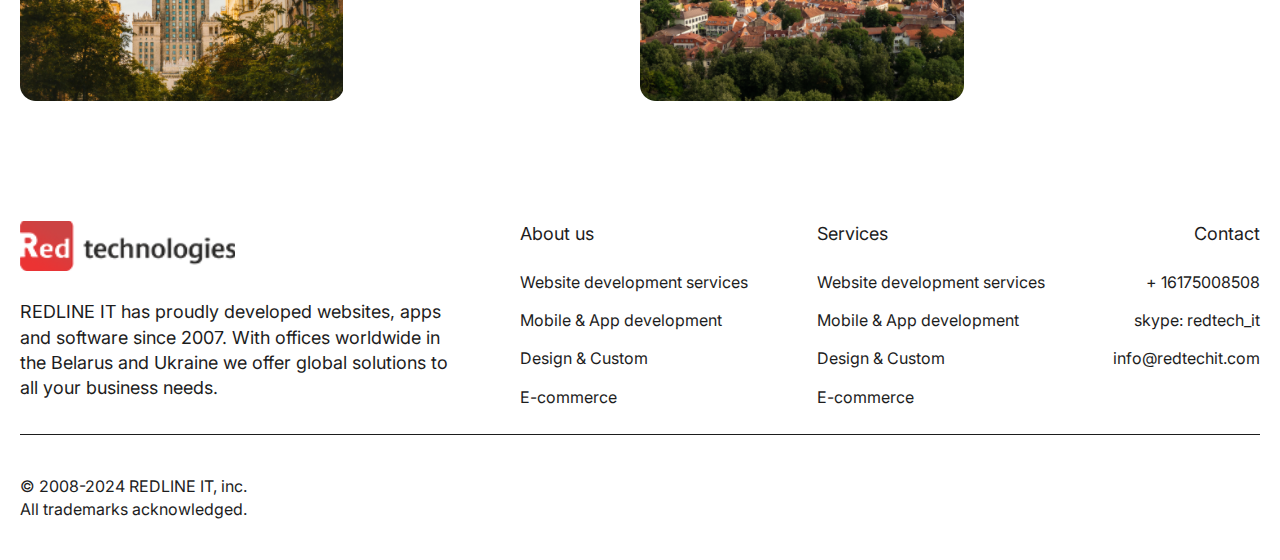
<file: contact-us.html>
<!DOCTYPE html>
<html lang="en">
  <head>
    <meta charset="UTF-8" />
    <meta name="viewport" content="width=device-width, initial-scale=1.0" />
    <title>Contact Us | Red Technologies</title>
    <link rel="stylesheet" href="./styles/style.css" />
  </head>
  <body>
    <nav>
      <div class="nav_wrapper container">
        <a href="./index.html">
          <img src="./assets/logo.png" alt="" />
        </a>
        <div class="nav_menu">
          <a href="./about.html"><p>About us</p></a>
          <a href="./services.html"><p>Services</p></a>
          <a href="./technologies.html"><p>Technologies</p></a>
          <a href="./project.html"><p>Projects</p></a>
          <a href="./industries.html"><p>Industries</p></a>
        </div>
        <img src="./assets/menu.jpg" class="menu" onclick="toggleMenu()" />
        <a href="./contact-us.html"
          ><button class="line_btn">Contact us</button></a
        >
      </div>
      <!--  -->
      <div class="mob_nav">
        <div class="mob_nav_exit">
          <img src="./assets/reject.png" alt="" onclick="toggleMenu()" />
        </div>
        <div class="nav_menu">
          <a href="./about.html"><p>About us</p></a>
          <a href="./services.html"><p>Services</p></a>
          <a href="./technologies.html"><p>Technologies</p></a>
          <a href="./project.html"><p>Projects</p></a>
          <a href="./industries.html"><p>Industries</p></a>
          <a href="./contact-us.html"
            ><button class="line_btn">Contact us</button></a
          >
        </div>
      </div>
      <script>
        function toggleMenu() {
          document
            .querySelector(".mob_nav")
            .classList.toggle("visible_mob_nav");
        }
      </script>
      <!--  -->
    </nav>
    <div class="contacts_line"></div>
    <div class="contacts_header container">
      <div class="main_titile">
        <h1>
          We're here to help: <br />
          contact our team
        </h1>
      </div>
      <div class="contacts_header_wrapper">
        <div class="contacts_header_left">
          <p>
            To get a quote, please fill out our contact form. You can also reach
            us by phone at any of our international offices or email us at
            info@redtechit.com
          </p>
          <img src="./assets/images/contacts-1.png" alt="" />
          <h4>USA</h4>
          <p>
            REDLINE IT, INC. - subsidiary 3 floor at 1007 Chestnut St, <br />
            Newton, MA 02464 <br />
            Phone: +1 (617) 475-0571
          </p>
        </div>
        <div class="contacts_header_right">
          <div class="contacts_input">
            <p>Your name:</p>
            <input type="text" />
          </div>
          <div class="contacts_input">
            <p>Company:</p>
            <input type="text" />
          </div>
          <div class="contacts_input">
            <p>E-mail:</p>
            <input type="text" />
          </div>
          <div class="contacts_input">
            <p>Phone:</p>
            <input type="text" />
          </div>
          <div class="contacts_input">
            <p>Tell us more about your project:</p>
            <textarea name="" id="" cols="30" rows="10"></textarea>
          </div>
          <div class="contacts_input atach">
            <p>Phone:</p>
            <img src="./assets/icons/atach.svg" alt="" />
          </div>
          <div class="div">
            <button class="red_btn">Submit</button>
          </div>
        </div>
      </div>
    </div>
    <div class="offices container">
      <div class="block_title">
        <h2>Offices</h2>
      </div>
      <div class="offices_list">
        <div class="office_item">
          <img src="./assets/images/contacts-2.png" alt="" />
          <div>
            <p>Poland</p>
            <span>Warsaw, ul. Twarda, 44</span>
          </div>
        </div>
        <div class="office_item">
          <img src="./assets/images/contacts-3.png" alt="" />
          <div>
            <p>Lithuania</p>
            <span>Vilnius, Slucko g. 8</span>
          </div>
        </div>
      </div>
    </div>
    <footer>
      <div class="footer_wrapper container">
        <div class="footer_wrapper_top">
          <div class="footer_wrapper_top_desc">
            <a href="./index.html">
              <img src="./assets/logo.png" alt="" />
            </a>
            <h4>
              REDLINE IT has proudly developed websites, apps and software since
              2007. With offices worldwide in the Belarus and Ukraine we offer
              global solutions to all your business needs.
            </h4>
          </div>
          <div class="footer_menu">
            <h4>About us</h4>
            <a href="#"><p>Website development services</p></a>
            <a href="#"><p>Mobile & App development</p></a>
            <a href="#"><p>Design & Custom</p></a>
            <a href="#"><p>E-commerce</p></a>
          </div>
          <div class="footer_menu">
            <h4>Services</h4>
            <a href="#"><p>Website development services</p></a>
            <a href="#"><p>Mobile & App development</p></a>
            <a href="#"><p>Design & Custom</p></a>
            <a href="#"><p>E-commerce</p></a>
          </div>
          <div class="footer_menu footer_contact">
            <h4>Contact</h4>
            <a href="tel:+ 16175008508"><p>+ 16175008508</p></a>
            <a href="#"><p>skype: redtech_it</p></a>
            <a href="mailto:info@redtechit.com"><p>info@redtechit.com</p></a>
          </div>
        </div>
        <div class="footer_copyright">
          <p>
            © 2008-2024 REDLINE IT, inc. <br />
            All trademarks acknowledged.
          </p>
        </div>
      </div>
    </footer>
  </body>
</html>
</file>
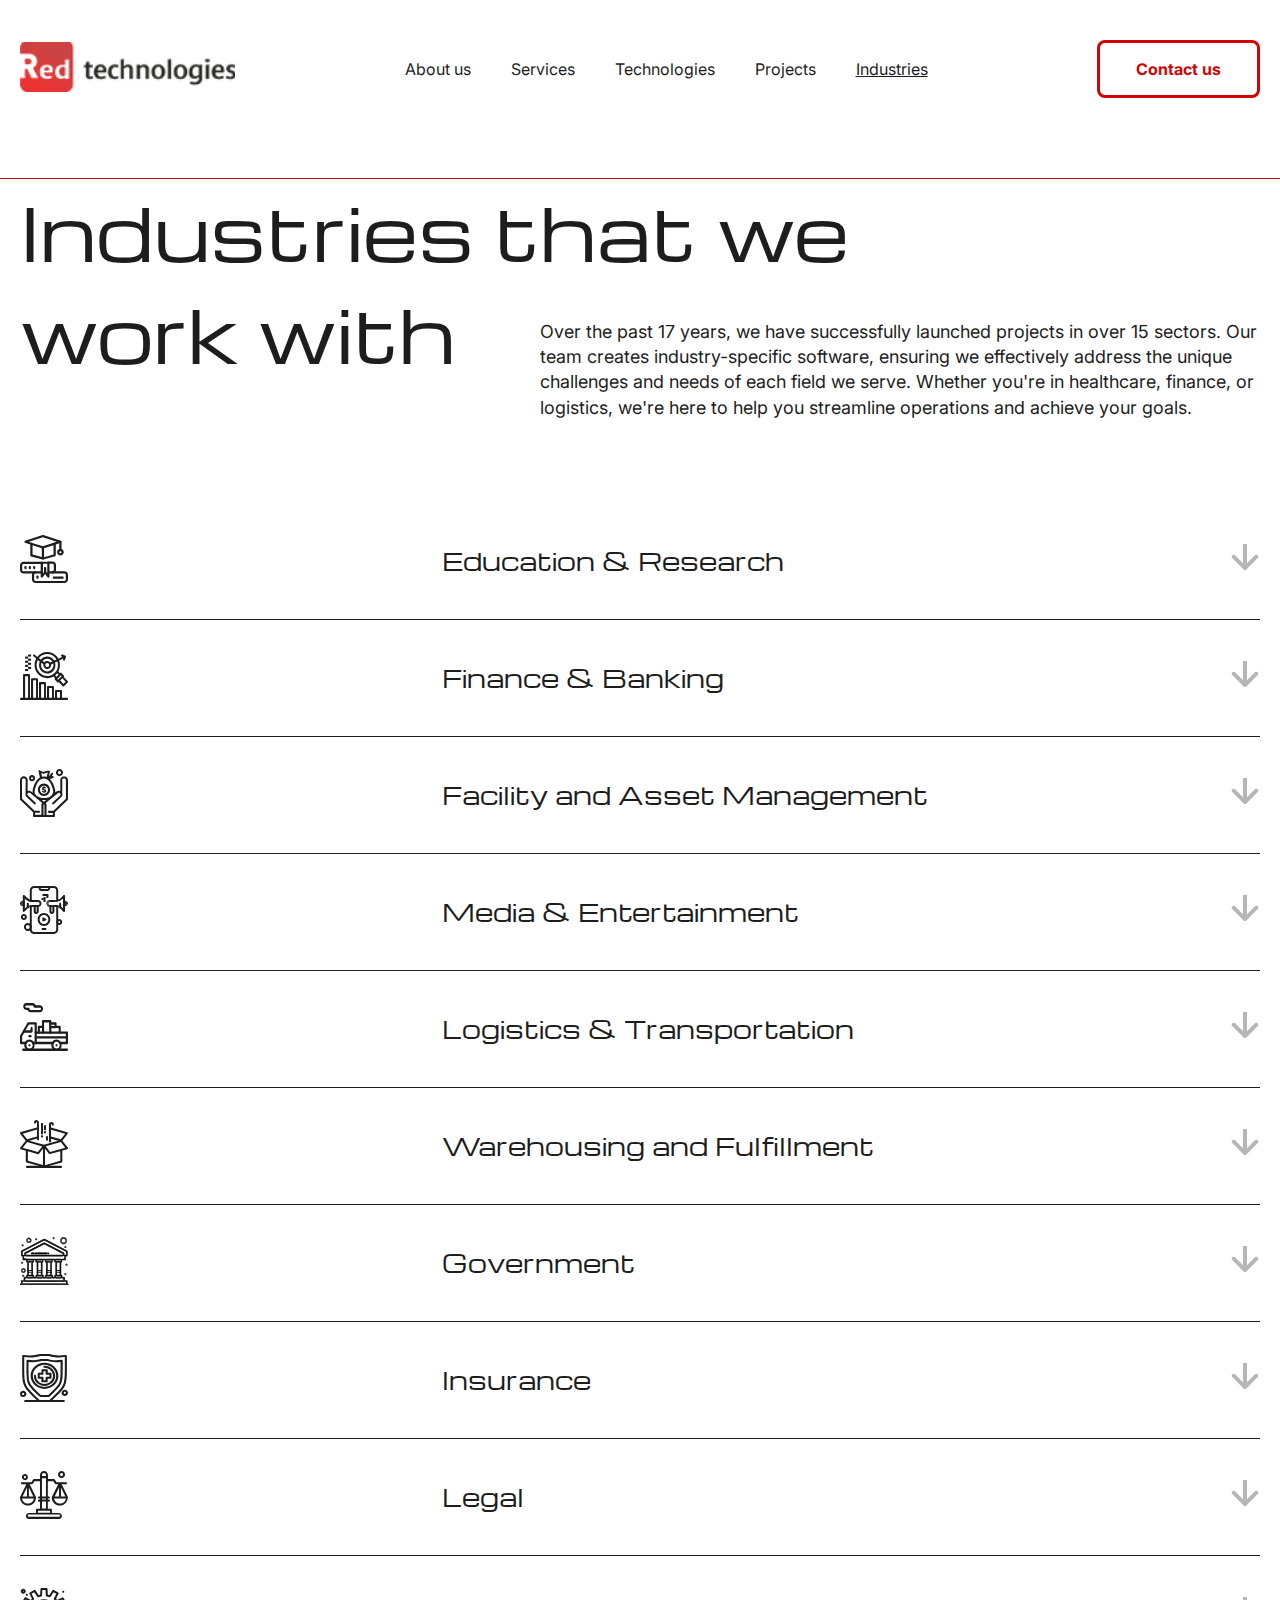
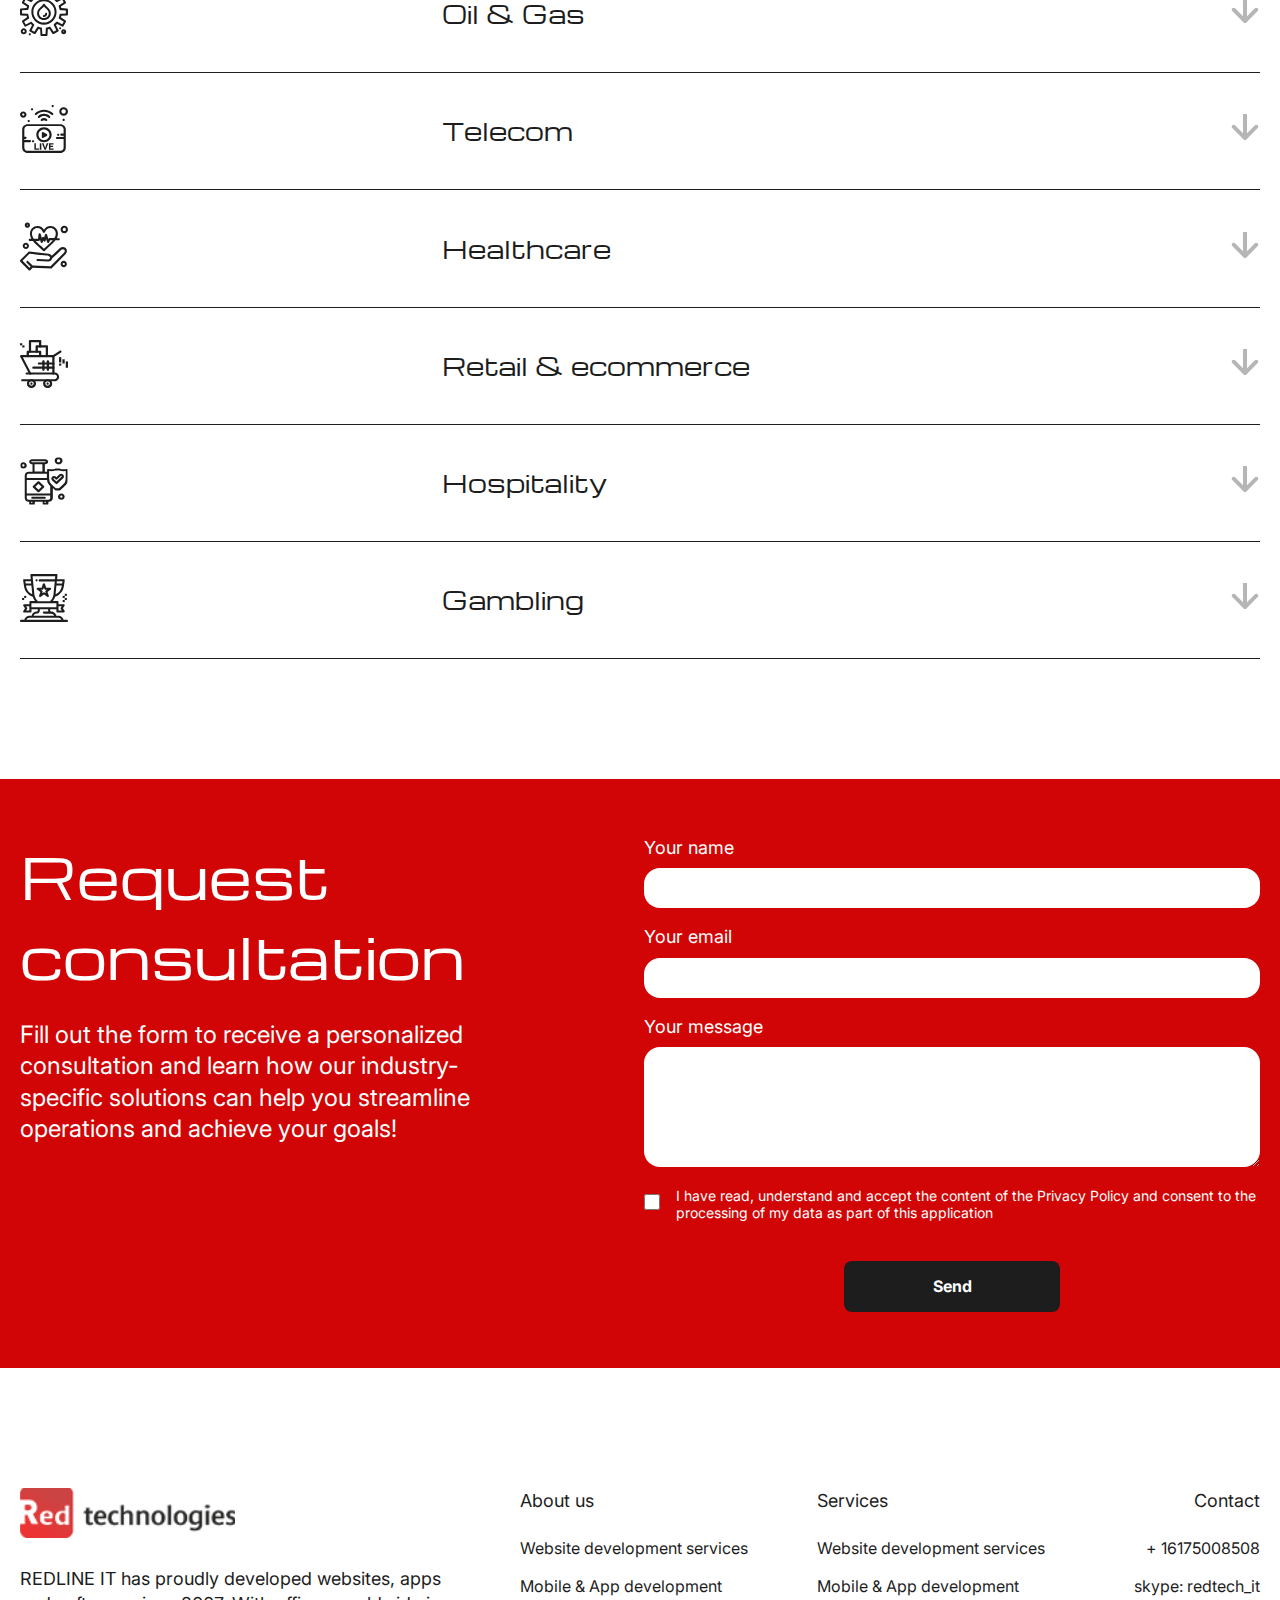
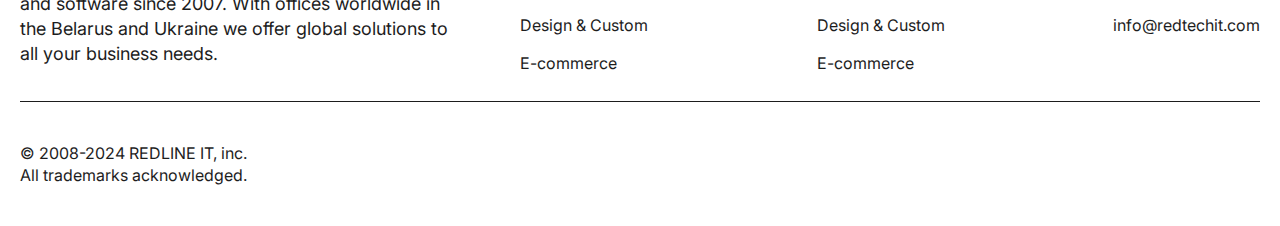
<file: industries.html>
<!DOCTYPE html>
<html lang="en">
  <head>
    <meta charset="UTF-8" />
    <meta name="viewport" content="width=device-width, initial-scale=1.0" />
    <title>Industries | Red Technologies</title>
    <link rel="stylesheet" href="./styles/style.css" />
  </head>
  <body>
    <nav>
      <div class="nav_wrapper container">
        <a href="./index.html">
          <img src="./assets/logo.png" alt="" />
        </a>
        <div class="nav_menu">
          <a href="./about.html"><p>About us</p></a>
          <a href="./services.html"><p>Services</p></a>
          <a href="./technologies.html"><p>Technologies</p></a>
          <a href="./project.html"><p>Projects</p></a>
          <a class="nav_menu_active" href="./industries.html"
            ><p>Industries</p></a
          >
        </div>
        <img src="./assets/menu.jpg" class="menu" onclick="toggleMenu()" />
        <a href="./contact-us.html"
          ><button class="line_btn">Contact us</button></a
        >
      </div>
      <!--  -->
      <div class="mob_nav">
        <div class="mob_nav_exit">
          <img src="./assets/reject.png" alt="" onclick="toggleMenu()" />
        </div>
        <div class="nav_menu">
          <a href="./about.html"><p>About us</p></a>
          <a href="./services.html"><p>Services</p></a>
          <a href="./technologies.html"><p>Technologies</p></a>
          <a href="./project.html"><p>Projects</p></a>
          <a class="nav_menu_active" href="./industries.html"
            ><p>Industries</p></a
          >
          <a href="./contact-us.html"
            ><button class="line_btn">Contact us</button></a
          >
        </div>
      </div>
      <script>
        function toggleMenu() {
          document
            .querySelector(".mob_nav")
            .classList.toggle("visible_mob_nav");
        }
      </script>
      <!--  -->
    </nav>
    <div class="contacts_line"></div>
    <div class="ind_header container">
      <div class="main_titile">
        <h1>
          Industries that we <br />
          work with
        </h1>
      </div>
      <p>
        Over the past 17 years, we have successfully launched projects in over
        15 sectors. Our team creates industry-specific software, ensuring we
        effectively address the unique challenges and needs of each field we
        serve. Whether you're in healthcare, finance, or logistics, we're here
        to help you streamline operations and achieve your goals.
      </p>
    </div>
    <div class="drops_list container">
      <div class="ind_drop_item">
        <div class="ind_drop_item_icon">
          <svg
            width="48.000000"
            height="48.004150"
            viewBox="0 0 48 48.0042"
            fill="none"
            xmlns="http://www.w3.org/2000/svg"
            xmlns:xlink="http://www.w3.org/1999/xlink"
          >
            <desc>Created with Pixso.</desc>
            <defs />
            <path
              id="Vector"
              d="M24.17 23.78C23.91 24.15 23.62 24.43 23.31 24.55C23.21 24.6 23.11 24.62 23.01 24.62C22.99 24.62 22.97 24.62 22.94 24.62L22.69 24.62L11.08 21.4C10.64 21.22 10.29 20.88 10.29 20.38L10.29 8.73C10.29 8.63 10.31 8.53 10.35 8.44C10.46 8.02 10.84 7.69 11.29 7.64C11.33 7.62 11.38 7.62 11.43 7.62C11.72 7.62 12 7.74 12.2 7.93L12.2 7.93C12.42 8.14 12.56 8.43 12.56 8.73L12.56 19.53L21.81 22.07L22.94 22.38L23.39 22.5C23.78 22.61 24.05 22.88 24.16 23.19C24.23 23.38 24.24 23.58 24.17 23.77L24.17 23.78Z"
              fill="#1D1D1D"
              fill-opacity="1.000000"
              fill-rule="nonzero"
            />
            <path
              id="Vector"
              d="M35.78 8.73L35.78 20.29C35.78 20.8 35.43 21.22 34.99 21.31L23.39 24.54C23.39 24.54 23.33 24.54 23.31 24.55C23.16 24.55 23.07 24.59 23.01 24.61C22.99 24.61 22.97 24.61 22.94 24.61C22.69 24.61 22.51 24.53 22.25 24.36C21.99 24.19 21.81 23.85 21.81 23.51L21.81 12.55C21.81 12.43 21.84 12.31 21.88 12.2C22.03 11.76 22.46 11.44 22.94 11.44C23.43 11.44 23.86 11.76 24.01 12.19C24.06 12.3 24.08 12.42 24.08 12.55L24.08 22.15L33.51 19.6L33.51 8.72C33.51 8.13 34.03 7.61 34.64 7.61C35.13 7.61 35.55 7.93 35.71 8.35C35.75 8.47 35.78 8.6 35.78 8.72L35.78 8.73Z"
              fill="#1D1D1D"
              fill-opacity="1.000000"
              fill-rule="nonzero"
            />
            <path
              id="Vector"
              d="M40.75 5.75L23.3 0.06C23.04 -0.03 22.86 -0.03 22.6 0.06L5.14 5.75C4.62 5.93 4.36 6.26 4.36 6.78C4.36 7.29 4.71 7.62 5.14 7.8L10.29 9.48L11.25 9.79L12.56 10.21L21.81 13.24L22.6 13.49C22.69 13.57 22.86 13.57 22.94 13.57C23.04 13.57 23.13 13.57 23.3 13.49L24.08 13.24L33.51 10.16L34.56 9.82L35.78 9.42L39.27 8.28L40.75 7.8C41.25 7.63 41.5 7.32 41.54 6.86L41.54 6.78C41.54 6.26 41.19 5.93 40.75 5.75ZM22.86 11.37L12.21 7.93L12.2 7.93L11.29 7.64L8.89 6.86L22.86 2.36L36.82 6.86L22.86 11.37Z"
              fill="#1D1D1D"
              fill-opacity="1.000000"
              fill-rule="nonzero"
            />
            <path
              id="Vector"
              d="M40.4 15.54C39.79 15.54 39.27 15.02 39.27 14.43L39.27 6.87C39.27 6.27 39.8 5.77 40.4 5.77C41.01 5.77 41.53 6.28 41.53 6.87L41.53 14.43C41.45 15.03 40.92 15.54 40.4 15.54Z"
              fill="#1D1D1D"
              fill-opacity="1.000000"
              fill-rule="nonzero"
            />
            <path
              id="Vector"
              d="M6.54 32.02L6.54 33.13C6.54 33.63 6.01 34.15 5.5 34.15C4.88 34.15 4.36 33.63 4.36 33.03L4.36 32.02C4.36 31.43 4.88 30.91 5.5 30.91C6.11 30.91 6.54 31.43 6.54 32.02Z"
              fill="#1D1D1D"
              fill-opacity="1.000000"
              fill-rule="nonzero"
            />
            <path
              id="Vector"
              d="M18.58 41.54L18.58 42.64C18.58 43.24 18.06 43.75 17.45 43.75C16.85 43.75 16.31 43.24 16.31 42.64L16.31 41.54C16.31 40.94 16.84 40.44 17.45 40.44C18.07 40.44 18.58 40.94 18.58 41.54Z"
              fill="#1D1D1D"
              fill-opacity="1.000000"
              fill-rule="nonzero"
            />
            <path
              id="Vector"
              d="M10.91 32.02L10.91 33.13C10.91 33.63 10.38 34.15 9.85 34.15C9.25 34.15 8.72 33.63 8.72 33.03L8.72 32.02C8.72 31.43 9.25 30.91 9.85 30.91C10.46 30.91 10.91 31.43 10.91 32.02Z"
              fill="#1D1D1D"
              fill-opacity="1.000000"
              fill-rule="nonzero"
            />
            <path
              id="Vector"
              d="M15.27 32.02L15.27 33.13C15.27 33.63 14.75 34.15 14.22 34.15C13.61 34.15 13.09 33.63 13.09 33.03L13.09 32.02C13.09 31.43 13.61 30.91 14.22 30.91C14.83 30.91 15.27 31.43 15.27 32.02Z"
              fill="#1D1D1D"
              fill-opacity="1.000000"
              fill-rule="nonzero"
            />
            <path
              id="Vector"
              d="M22.94 27.78C22.94 28.37 22.42 28.88 21.81 28.88L3.58 28.88C2.79 28.88 2.17 29.48 2.17 30.24L2.17 35.01C2.17 35.76 2.79 36.36 3.58 36.36L15.62 36.36C16.2 36.36 16.7 36.82 16.75 37.38C16.75 37.41 16.75 37.44 16.75 37.46C16.67 37.89 16.14 38.4 15.52 38.4L3.58 38.4C1.66 38.4 0 36.87 0 34.92L0 30.15C0 28.29 1.57 26.67 3.58 26.67L21.81 26.67C22.42 26.67 22.94 27.18 22.94 27.78Z"
              fill="#1D1D1D"
              fill-opacity="1.000000"
              fill-rule="nonzero"
            />
            <path
              id="Vector"
              d="M36.04 29.99L36.04 34.74C36.04 35.3 35.92 35.82 35.72 36.28C35.53 36.7 35.28 37.07 34.96 37.38C34.31 38.02 33.42 38.4 32.46 38.4C31.88 38.4 31.38 37.94 31.33 37.38C31.32 37.35 31.32 37.32 31.32 37.3C31.32 36.85 31.62 36.45 32.03 36.28C32.16 36.23 32.31 36.19 32.46 36.19C33.25 36.19 33.86 35.59 33.86 34.83L33.86 30.07C33.86 29.3 33.25 28.71 32.46 28.71L28.36 28.71C27.82 28.71 27.33 28.3 27.24 27.78C27.24 27.72 27.23 27.66 27.23 27.6C27.23 27.22 27.45 26.86 27.79 26.67C27.95 26.56 28.15 26.5 28.36 26.5L32.46 26.5C34.39 26.5 36.04 28.03 36.04 29.99Z"
              fill="#1D1D1D"
              fill-opacity="1.000000"
              fill-rule="nonzero"
            />
            <path
              id="Vector"
              d="M48 39.75L48 44.51C48 46.38 46.43 48 44.42 48L15.52 48C13.61 48 11.95 46.47 11.95 44.51L11.95 39.75C11.95 39.28 12.06 38.81 12.25 38.39C12.41 38.01 12.65 37.67 12.94 37.37C13.41 36.87 14.05 36.5 14.76 36.35C15.01 36.29 15.27 36.27 15.52 36.27L21.81 36.27C22.42 36.27 22.94 36.78 22.94 37.37C22.94 37.96 22.42 38.48 21.81 38.48L15.52 38.48C14.75 38.48 14.13 39.07 14.13 39.84L14.13 44.6C14.13 45.36 14.75 45.96 15.52 45.96L44.42 45.96C45.2 45.96 45.82 45.36 45.82 44.6L45.82 39.84C45.82 39.07 45.2 38.48 44.42 38.48L28.36 38.48C27.89 38.48 27.48 38.18 27.31 37.77C27.25 37.65 27.23 37.52 27.23 37.37C27.23 37.24 27.25 37.1 27.31 36.98C27.48 36.57 27.89 36.27 28.36 36.27L44.42 36.27C46.33 36.27 48 37.8 48 39.75Z"
              fill="#1D1D1D"
              fill-opacity="1.000000"
              fill-rule="nonzero"
            />
            <path
              id="Vector"
              d="M24.48 38.19C24.42 38.15 24.38 38.11 24.33 38.07C24.23 37.96 24.14 37.83 24.08 37.69C24.05 37.63 24.03 37.57 24.03 37.51C24.01 37.45 24 37.37 24 37.3L24 37.13L22.94 38.48L22.94 37.38C22.94 37.98 22.42 38.48 21.81 38.48L21.81 41.63L24.49 38.2C24.49 38.2 24.49 38.19 24.48 38.19ZM28.36 26.67L21.81 26.67C21.21 26.67 20.68 27.18 20.68 27.78L20.68 41.55C20.68 42.05 21.02 42.4 21.47 42.57C21.9 42.74 22.42 42.57 22.69 42.23L25.05 39.08L27.48 42.23C27.66 42.48 28.01 42.65 28.36 42.65L28.71 42.65C29.23 42.48 29.49 42.05 29.49 41.63L29.49 27.78C29.49 27.18 28.97 26.67 28.36 26.67ZM24.26 36.78L24 37.12L22.94 38.47L22.94 28.87L27.31 28.87L27.31 38.39L26.26 37.03L26.01 36.69C25.83 36.44 25.48 36.27 25.13 36.27C24.78 36.27 24.43 36.44 24.26 36.78Z"
              fill="#1D1D1D"
              fill-opacity="1.000000"
              fill-rule="nonzero"
            />
            <path
              id="Vector"
              d="M43.73 42.64C43.64 43.24 43.11 43.75 42.58 43.75L33.86 43.75C33.25 43.75 32.73 43.24 32.73 42.64C32.73 42.05 33.25 41.54 33.86 41.54L42.58 41.54C43.2 41.54 43.73 42.05 43.73 42.64Z"
              fill="#1D1D1D"
              fill-opacity="1.000000"
              fill-rule="nonzero"
            />
            <path
              id="Vector"
              d="M26.26 33.04L26.26 37.3C26.21 37.65 26.01 37.96 25.75 38.16C25.75 38.16 25.75 38.17 25.74 38.17C25.55 38.31 25.34 38.4 25.13 38.4C24.9 38.4 24.67 38.32 24.49 38.2C24.49 38.2 24.49 38.19 24.48 38.19C24.42 38.15 24.38 38.11 24.33 38.07C24.23 37.96 24.14 37.84 24.08 37.69C24.05 37.64 24.03 37.57 24.03 37.51C24.01 37.45 24 37.37 24 37.3L24 33.04C24 32.45 24.52 31.94 25.13 31.94C25.75 31.94 26.26 32.45 26.26 33.04Z"
              fill="#1D1D1D"
              fill-opacity="1.000000"
              fill-rule="nonzero"
            />
            <path
              id="Vector"
              d="M41.54 14.1C41.18 13.98 40.8 13.91 40.41 13.91C40.01 13.91 39.63 13.98 39.27 14.1C38 14.56 37.09 15.75 37.09 17.14C37.09 18.93 38.57 20.38 40.41 20.38C42.24 20.38 43.73 18.93 43.73 17.14C43.73 15.75 42.82 14.56 41.54 14.1ZM40.41 18.33C39.79 18.33 39.27 17.83 39.27 17.23C39.27 16.63 39.79 16.13 40.41 16.13C40.93 16.13 41.54 16.63 41.54 17.23C41.54 17.83 41.02 18.33 40.41 18.33Z"
              fill="#1D1D1D"
              fill-opacity="1.000000"
              fill-rule="nonzero"
            />
          </svg>
        </div>

        <div class="ind_drop_item_desc">
          <div class="ind_drop_item_desc_title">
            <h4>Education & Research</h4>
            <svg
              width="30.000000"
              height="26.008179"
              viewBox="0 0 30 26.0082"
              fill="none"
              xmlns="http://www.w3.org/2000/svg"
              xmlns:xlink="http://www.w3.org/1999/xlink"
            >
              <desc>Created with Pixso.</desc>
              <defs />
              <path
                id="Arrow 2"
                d="M13 19.17L5.1 11.27C4.3 10.48 3.06 10.48 2.27 11.27C1.48 12.06 1.48 13.3 2.27 14.1L13.58 25.41C14.37 26.2 15.62 26.2 16.41 25.41L27.72 14.1C28.51 13.3 28.51 12.06 27.72 11.27C26.93 10.48 25.69 10.48 24.89 11.27L17 19.17L17 0L13 0L13 19.17Z"
                fill="#B6B6B6"
                fill-opacity="1.000000"
                fill-rule="evenodd"
              />
            </svg>
          </div>
          <div class="ind_drop_item_desc_text">
            <p>
              We provide comprehensive software solutions for facility and asset
              management that improve operational efficiency and asset
              utilization. Our systems enable real-time tracking, maintenance
              scheduling, and resource allocation, helping organizations
              maximize their assets' value.
            </p>
          </div>
        </div>
      </div>
      <div class="ind_drop_item">
        <div class="ind_drop_item_icon">
          <svg
            width="48.000000"
            height="48.001343"
            viewBox="0 0 48 48.0013"
            fill="none"
            xmlns="http://www.w3.org/2000/svg"
            xmlns:xlink="http://www.w3.org/1999/xlink"
          >
            <desc>Created with Pixso.</desc>
            <defs />
            <path
              id="Vector"
              d="M47.04 45.85L42.01 45.85L42.01 39C42.01 38.42 41.53 37.93 40.97 37.93L36.01 37.93C35.46 37.93 34.98 38.42 34.98 39L34.98 45.85L33.94 45.85L33.94 35.12C33.94 34.54 33.46 34.05 32.9 34.05L28.03 34.05C27.47 34.05 26.99 34.54 26.99 35.12L26.99 45.85L25.95 45.85L25.95 31.16C25.95 30.58 25.47 30.09 24.91 30.09L20.04 30.09C19.48 30.09 19 30.58 19 31.16L19 45.85L17.97 45.85L17.97 27.28C17.97 26.7 17.49 26.21 16.93 26.21L12.06 26.21C11.5 26.21 11.02 26.7 11.02 27.28L11.02 45.85L9.98 45.85L9.98 23.15C9.98 22.58 9.5 22.08 8.94 22.08L4.07 22.08C3.51 22.08 3.03 22.58 3.03 23.15L3.03 45.85L1.03 45.85C0.47 45.85 0 46.35 0 46.92C0 47.5 0.47 48 1.03 48L46.96 48C47.51 48 48 47.5 48 46.92C48 46.26 47.51 45.85 47.04 45.85ZM5.11 45.85L5.11 24.14L8.06 24.14L8.06 45.85L5.11 45.85ZM13.09 45.85L13.09 28.27L16.05 28.27L16.05 45.85L13.09 45.85ZM21.08 45.85L21.08 32.23L24.03 32.23L24.03 45.85L21.08 45.85ZM29.07 45.85L29.07 36.11L32.02 36.11L32.02 45.85L29.07 45.85ZM37.05 45.85L37.05 40.07L40.01 40.07L40.01 45.85L37.05 45.85Z"
              fill="#1D1D1D"
              fill-opacity="1.000000"
              fill-rule="evenodd"
            />
            <path
              id="Vector"
              d="M13.41 4.34L16.21 6.57C13.49 11.6 14.13 18.04 18.28 22.33C22.44 26.62 28.59 27.28 33.38 24.56L35.06 26.29L34.98 26.37C34.58 26.79 34.58 27.45 34.98 27.86L37.21 30.17C37.61 30.58 38.25 30.58 38.65 30.17L38.73 30.09L42.73 34.21C43.12 34.63 43.76 34.63 44.16 34.21L47.67 30.58C48.07 30.17 48.07 29.51 47.67 29.1L43.68 24.97L43.76 24.89C44.16 24.47 44.16 23.81 43.76 23.4L41.53 21.09C41.13 20.68 40.49 20.68 40.09 21.09L40.01 21.17L38.33 19.44C40.09 16.22 40.49 12.26 39.13 8.55L43.28 6.57L43.04 7.39C42.88 7.97 43.12 8.55 43.68 8.71C44.24 8.88 44.8 8.63 44.96 8.05C45.44 6.57 45.92 5 46 4.92C46.16 4.42 45.92 3.92 45.44 3.68C45.36 3.68 45.52 3.68 42.32 2.6C41.76 2.44 41.21 2.69 41.05 3.26C40.89 3.84 41.13 4.42 41.69 4.58L42.32 4.83L38.33 6.73C37.77 5.66 37.05 4.67 36.25 3.84C30.91 -1.69 22.12 -1.19 17.33 4.92L14.69 2.69C14.29 2.36 13.65 2.44 13.25 2.85C12.93 3.35 13.01 4.01 13.41 4.34ZM45.6 29.76L43.52 31.9L40.25 28.52L42.32 26.37L45.6 29.76ZM41.6 24.14C40.49 25.3 39.13 26.7 38.01 27.86L37.21 27.03L37.29 26.95C37.45 26.79 36.5 27.78 40.89 23.24L41.6 24.14ZM36.5 24.81L35.14 23.32C35.94 22.66 36.66 21.92 37.21 21.17L38.65 22.66L36.5 24.81ZM33.06 22.33C28.99 25.05 23.4 24.64 19.72 20.84C16.29 17.29 15.73 12.01 17.81 7.89L19.8 9.54C18.36 12.67 18.92 16.47 21.4 19.11C22.92 20.68 25 21.59 27.15 21.59C32.66 21.59 36.66 16.06 34.98 10.61L37.29 9.54C38.97 14.24 37.21 19.52 33.06 22.33ZM25.87 11.6C26.67 10.77 27.87 10.77 28.59 11.6C29.31 12.34 29.39 13.66 28.59 14.41C27.87 15.15 26.59 15.23 25.87 14.41C25.15 13.66 25.15 12.34 25.87 11.6ZM24.28 10.36L22.52 8.96C25.15 5.66 30.18 5.91 32.42 9.54L30.34 10.53C28.83 8.46 25.95 8.38 24.28 10.36ZM23.4 12.26C22.92 14.82 24.83 17.13 27.23 17.13C29.62 17.13 31.54 14.9 31.14 12.43L33.22 11.44C34.26 15.56 31.3 19.44 27.23 19.44C22.92 19.44 19.88 14.98 21.48 10.77L23.4 12.26ZM34.82 5.16C35.46 5.82 36.09 6.65 36.5 7.47L34.18 8.55C31.22 3.59 24.43 3.1 20.84 7.64L18.84 6.07C22.92 0.95 30.34 0.54 34.82 5.16Z"
              fill="#1D1D1D"
              fill-opacity="1.000000"
              fill-rule="evenodd"
            />
            <path
              id="Vector"
              d="M5.11 4.58L8.14 4.58L8.14 6.65L5.11 6.65L5.11 4.58Z"
              fill="#1D1D1D"
              fill-opacity="1.000000"
              fill-rule="evenodd"
            />
            <path
              id="Vector"
              d="M8.06 2.52L11.1 2.52L11.1 4.58L8.06 4.58L8.06 2.52Z"
              fill="#1D1D1D"
              fill-opacity="1.000000"
              fill-rule="evenodd"
            />
            <path
              id="Vector"
              d="M5.11 8.71L8.14 8.71L8.14 10.77L5.11 10.77L5.11 8.71Z"
              fill="#1D1D1D"
              fill-opacity="1.000000"
              fill-rule="evenodd"
            />
            <path
              id="Vector"
              d="M8.06 6.65L11.1 6.65L11.1 8.71L8.06 8.71L8.06 6.65Z"
              fill="#1D1D1D"
              fill-opacity="1.000000"
              fill-rule="evenodd"
            />
            <path
              id="Vector"
              d="M5.11 12.84L8.14 12.84L8.14 14.9L5.11 14.9L5.11 12.84Z"
              fill="#1D1D1D"
              fill-opacity="1.000000"
              fill-rule="evenodd"
            />
            <path
              id="Vector"
              d="M8.06 10.77L11.1 10.77L11.1 12.84L8.06 12.84L8.06 10.77Z"
              fill="#1D1D1D"
              fill-opacity="1.000000"
              fill-rule="evenodd"
            />
            <path
              id="Vector"
              d="M5.11 16.96L8.14 16.96L8.14 19.03L5.11 19.03L5.11 16.96Z"
              fill="#1D1D1D"
              fill-opacity="1.000000"
              fill-rule="evenodd"
            />
            <path
              id="Vector"
              d="M8.06 14.9L11.1 14.9L11.1 16.96L8.06 16.96L8.06 14.9Z"
              fill="#1D1D1D"
              fill-opacity="1.000000"
              fill-rule="evenodd"
            />
          </svg>
        </div>

        <div class="ind_drop_item_desc">
          <div class="ind_drop_item_desc_title">
            <h4>Finance & Banking</h4>
            <svg
              width="30.000000"
              height="26.008179"
              viewBox="0 0 30 26.0082"
              fill="none"
              xmlns="http://www.w3.org/2000/svg"
              xmlns:xlink="http://www.w3.org/1999/xlink"
            >
              <desc>Created with Pixso.</desc>
              <defs />
              <path
                id="Arrow 2"
                d="M13 19.17L5.1 11.27C4.3 10.48 3.06 10.48 2.27 11.27C1.48 12.06 1.48 13.3 2.27 14.1L13.58 25.41C14.37 26.2 15.62 26.2 16.41 25.41L27.72 14.1C28.51 13.3 28.51 12.06 27.72 11.27C26.93 10.48 25.69 10.48 24.89 11.27L17 19.17L17 0L13 0L13 19.17Z"
                fill="#B6B6B6"
                fill-opacity="1.000000"
                fill-rule="evenodd"
              />
            </svg>
          </div>
          <div class="ind_drop_item_desc_text">
            <p>
              We provide comprehensive software solutions for facility and asset
              management that improve operational efficiency and asset
              utilization. Our systems enable real-time tracking, maintenance
              scheduling, and resource allocation, helping organizations
              maximize their assets' value.
            </p>
          </div>
        </div>
      </div>
      <div class="ind_drop_item">
        <div class="ind_drop_item_icon">
          <svg
            width="48.000000"
            height="48.000000"
            viewBox="0 0 80 80"
            fill="none"
            xmlns="http://www.w3.org/2000/svg"
            xmlns:xlink="http://www.w3.org/1999/xlink"
          >
            <desc>Created with Pixso.</desc>
            <defs />
            <path
              id="Vector"
              d="M38.87 37.08C38.48 36.94 37.94 36.67 37.54 36.41C37.41 36.27 37.28 36.27 37.28 36.14L36.34 38.04C37.28 38.71 38.6 39.13 39.67 39.13L39.67 40.62L40.6 40.62L40.6 39.26C41.4 39.26 42.2 38.99 42.73 38.59C43 38.32 43.26 38.05 43.39 37.77C43.52 37.36 43.66 36.96 43.66 36.54C43.66 35.45 43.13 34.64 42.06 34.09C41.26 33.82 40.59 33.68 40.46 33.55L40.46 31.78C40.72 31.78 40.99 31.92 41.12 31.92C41.51 32.05 41.92 32.19 42.19 32.46C42.32 32.59 42.45 32.59 42.45 32.59L43.39 30.83C43 30.56 42.6 30.42 42.06 30.16C41.53 30.02 40.99 29.89 40.46 29.75L40.46 28.39L39.52 28.39L39.52 29.75C38.32 29.89 37.26 30.42 36.85 31.52C36.59 32.19 36.59 33.15 36.72 33.68C36.99 34.22 37.38 34.64 37.92 34.91C38.58 35.31 39.39 35.45 39.66 35.58L39.66 37.35C39.39 37.21 39.12 37.08 38.86 37.08L38.87 37.08ZM40.34 35.73C40.6 35.87 40.87 36 41 36.14C41.13 36.27 41.26 36.41 41.26 36.67C41.26 37.08 41 37.35 40.33 37.35L40.33 35.72L40.34 35.73ZM39.01 32.88C38.87 32.74 38.74 32.61 38.74 32.34C38.74 31.93 39.01 31.66 39.68 31.53L39.68 33.16C39.42 33.16 39.28 33.02 39.02 32.89L39.01 32.88Z"
              fill="#1D1D1D"
              fill-opacity="1.000000"
              fill-rule="evenodd"
            />
            <path
              id="Vector"
              d="M39.94 44.82C45.53 44.82 50.06 40.2 50.06 34.51C50.06 28.81 45.53 24.19 39.94 24.19C34.36 24.19 29.83 28.81 29.83 34.51C29.83 40.2 34.36 44.82 39.94 44.82ZM39.94 27.72C43.67 27.72 46.73 30.84 46.73 34.64C46.73 38.44 43.67 41.56 39.94 41.56C36.22 41.56 33.16 38.44 33.16 34.64C33.16 30.84 36.22 27.72 39.94 27.72Z"
              fill="#1D1D1D"
              fill-opacity="1.000000"
              fill-rule="evenodd"
            />
            <path
              id="Vector"
              d="M73.48 11.96C69.89 11.96 67.09 14.95 67.09 18.48L67.23 36.67C65.1 35.72 62.69 36 60.83 37.63L58.71 39.26C58.71 38.86 58.84 38.3 58.84 37.9C58.84 34.64 57.24 28.39 54.31 23.1C52.98 20.51 51.38 18.48 49.65 16.85C52.84 16.04 55.23 14.68 55.38 14.68C56.17 14.27 56.45 13.18 56.04 12.37C55.64 11.57 54.57 11.28 53.78 11.7C53.78 11.7 53.25 11.97 52.32 12.37C53.91 10.47 54.85 8.71 54.98 8.58C55.38 7.77 55.12 6.68 54.32 6.27C53.53 5.87 52.46 6.14 52.07 6.95C52.07 6.95 50.47 9.8 48.08 11.97L49.81 5.05C50.07 4.24 49.54 3.28 48.74 3.01C48.34 2.88 45.28 2.06 40.88 4.24C38.49 5.46 34.75 3.28 33.42 2.34C32.89 1.93 32.08 1.93 31.56 2.2C31.03 2.61 30.62 3.3 30.9 3.97L33.29 14.15C24.77 18.5 20.9 33.02 20.9 38.06C20.9 38.47 20.9 39.02 21.03 39.42L19.04 37.79C17.17 36.3 14.77 35.89 12.65 36.84L12.78 18.64C12.78 14.97 9.85 12.12 6.39 12.12C2.93 12.12 0 15.08 0 18.61L0 50.52C0 50.93 0.13 51.48 0.52 51.75L21.82 72.11L21.82 78.23C21.82 79.19 22.62 80 23.55 80L56.44 80C57.37 80 58.17 79.19 58.17 78.23L58.17 72.11L79.47 51.75C79.86 51.48 80 50.94 80 50.52L80 18.48C79.86 14.81 76.93 11.96 73.47 11.96L73.48 11.96ZM42.46 7.07C44.06 6.26 45.26 5.98 46.32 5.98L44.46 13.17C42.99 12.63 41.53 12.36 40.06 12.36C38.86 12.36 37.8 12.5 36.73 12.76L35.27 6.78C37.26 7.74 39.93 8.28 42.45 7.05L42.46 7.07ZM27.16 26.9C29.28 21.87 32.22 18.34 35.15 16.98C36.62 16.31 38.21 16.02 39.94 16.02C45.4 16.02 49.26 20.78 51.39 24.85C54.19 30.01 55.38 35.57 55.38 38.02C55.38 40.74 53.78 43.32 50.98 45.21C46.45 48.47 40.06 49.15 34.74 47.94C28.48 46.44 24.23 42.51 24.23 38.02C24.36 35.58 25.3 31.1 27.16 26.88L27.16 26.9ZM43.67 51.48L39.94 54.6L36.22 51.48C38.61 51.88 41.28 51.88 43.68 51.48L43.67 51.48ZM25.17 73.07L31.69 73.07C32.63 73.07 33.42 72.26 33.42 71.31C33.42 70.35 32.61 69.54 31.69 69.54L24.23 69.54L3.32 49.71L3.32 18.48C3.32 16.71 4.66 15.35 6.39 15.35C8.12 15.35 9.45 16.71 9.45 18.48C9.32 41.97 9.32 40.47 9.32 40.74C8.79 42.91 9.45 45.36 11.05 46.86L23.7 58.67C24.36 59.35 25.43 59.21 26.09 58.54C26.75 57.86 26.62 56.77 25.96 56.1L13.31 44.29C12.1 43.19 12.1 41.16 13.44 40.07C14.51 39.26 15.97 39.26 16.9 40.07C16.9 40.07 16.11 39.4 37.13 56.64L36.34 57.31C35.94 57.58 35.68 58.12 35.68 58.67L35.68 76.33L25.02 76.33L25.15 73.07L25.17 73.07ZM39.14 76.47L39.14 59.63L39.93 59.09L40.72 59.63L40.72 76.47L39.12 76.47L39.14 76.47ZM76.55 49.71L55.78 69.68L48.32 69.68C47.38 69.68 46.58 70.5 46.58 71.44C46.58 72.38 47.38 73.21 48.32 73.21L54.84 73.21L54.84 76.6L44.18 76.6L44.18 58.94C44.18 58.4 43.92 57.98 43.52 57.58L42.73 56.91C63.9 39.52 62.97 40.34 62.97 40.34C63.91 39.53 65.36 39.53 66.43 40.34C67.77 41.43 67.77 43.46 66.57 44.55L53.91 56.1C53.25 56.77 53.25 57.86 53.78 58.54C54.44 59.21 55.51 59.21 56.17 58.67L68.82 46.86C70.55 45.23 71.21 42.92 70.55 40.74C70.55 40.61 70.55 41.97 70.42 18.48C70.42 16.71 71.75 15.35 73.48 15.35C75.21 15.35 76.55 16.71 76.55 18.48L76.55 49.71Z"
              fill="#1D1D1D"
              fill-opacity="1.000000"
              fill-rule="evenodd"
            />
            <path
              id="Vector"
              d="M19.96 20.38C22.76 20.38 25.02 18.07 25.02 15.22C25.02 12.36 22.76 10.19 19.96 10.19C17.16 10.19 15.04 12.5 15.04 15.22C15.04 18.07 17.16 20.38 19.96 20.38ZM19.96 13.59C20.9 13.59 21.69 14.39 21.69 15.22C21.69 16.17 20.9 16.98 19.96 16.98C19.03 16.98 18.23 16.17 18.23 15.22C18.37 14.39 19.03 13.59 19.96 13.59Z"
              fill="#1D1D1D"
              fill-opacity="1.000000"
              fill-rule="evenodd"
            />
            <path
              id="Vector"
              d="M65.77 11.96C68.97 11.96 71.64 9.24 71.64 5.98C71.64 2.72 68.97 0 65.77 0C62.58 0 59.91 2.72 59.91 5.98C59.91 9.24 62.58 11.96 65.77 11.96ZM65.77 3.4C67.1 3.4 68.31 4.49 68.31 5.99C68.31 7.35 67.24 8.58 65.77 8.58C64.44 8.58 63.24 7.48 63.24 5.99C63.24 4.63 64.31 3.4 65.77 3.4Z"
              fill="#1D1D1D"
              fill-opacity="1.000000"
              fill-rule="evenodd"
            />
          </svg>
        </div>

        <div class="ind_drop_item_desc">
          <div class="ind_drop_item_desc_title">
            <h4>Facility and Asset Management</h4>
            <svg
              width="30.000000"
              height="26.008179"
              viewBox="0 0 30 26.0082"
              fill="none"
              xmlns="http://www.w3.org/2000/svg"
              xmlns:xlink="http://www.w3.org/1999/xlink"
            >
              <desc>Created with Pixso.</desc>
              <defs />
              <path
                id="Arrow 2"
                d="M13 19.17L5.1 11.27C4.3 10.48 3.06 10.48 2.27 11.27C1.48 12.06 1.48 13.3 2.27 14.1L13.58 25.41C14.37 26.2 15.62 26.2 16.41 25.41L27.72 14.1C28.51 13.3 28.51 12.06 27.72 11.27C26.93 10.48 25.69 10.48 24.89 11.27L17 19.17L17 0L13 0L13 19.17Z"
                fill="#B6B6B6"
                fill-opacity="1.000000"
                fill-rule="evenodd"
              />
            </svg>
          </div>
          <div class="ind_drop_item_desc_text">
            <p>
              We provide comprehensive software solutions for facility and asset
              management that improve operational efficiency and asset
              utilization. Our systems enable real-time tracking, maintenance
              scheduling, and resource allocation, helping organizations
              maximize their assets' value.
            </p>
          </div>
        </div>
      </div>
      <div class="ind_drop_item">
        <div class="ind_drop_item_icon">
          <svg
            width="48.000000"
            height="48.000000"
            viewBox="0 0 48 48"
            fill="none"
            xmlns="http://www.w3.org/2000/svg"
            xmlns:xlink="http://www.w3.org/1999/xlink"
          >
            <desc>Created with Pixso.</desc>
            <defs />
            <path
              id="Vector"
              d="M26.42 10L28.39 10L28.39 12L26.42 12L26.42 10Z"
              fill="#1D1D1D"
              fill-opacity="1.000000"
              fill-rule="evenodd"
            />
            <path
              id="Vector"
              d="M22.5 8L28.39 8L28.39 10L22.5 10L22.5 8Z"
              fill="#1D1D1D"
              fill-opacity="1.000000"
              fill-rule="evenodd"
            />
            <path
              id="Vector"
              d="M23.53 11.04L25.48 11.04L25.48 16L23.53 16L23.53 11.04Z"
              fill="#1D1D1D"
              fill-opacity="1.000000"
              fill-rule="evenodd"
            />
            <path
              id="Vector"
              d="M21.56 12L23.53 12L23.53 14L21.56 14L21.56 12Z"
              fill="#1D1D1D"
              fill-opacity="1.000000"
              fill-rule="evenodd"
            />
            <path
              id="Vector"
              d="M26.35 33.43C26.35 33.75 26.19 34 25.88 34.16L23.53 35.36C23.36 35.52 23.29 35.52 23.13 35.52C22.98 35.52 22.82 35.43 22.74 35.36C22.5 35.2 22.35 34.96 22.35 34.64L22.35 32.24C22.35 31.92 22.5 31.68 22.74 31.52C22.98 31.36 23.29 31.36 23.53 31.52L25.88 32.72C26.11 32.88 26.35 33.12 26.35 33.43Z"
              fill="#1D1D1D"
              fill-opacity="1.000000"
              fill-rule="nonzero"
            />
            <path
              id="Vector"
              d="M23.99 27.04C20.47 27.04 17.64 29.92 17.64 33.52C17.64 37.12 20.47 40 23.99 40C27.52 40 30.34 37.12 30.34 33.52C30.34 29.92 27.53 27.04 23.99 27.04ZM23.99 38C21.56 38 19.6 36 19.6 33.52C19.6 31.04 21.56 29.04 23.99 29.04C26.42 29.04 28.39 31.04 28.39 33.52C28.39 36 26.42 38 23.99 38Z"
              fill="#1D1D1D"
              fill-opacity="1.000000"
              fill-rule="nonzero"
            />
            <path
              id="Vector"
              d="M30.26 1.04L30.26 2.31C30.19 3.76 28.94 5.04 27.45 5.04L21.25 5.04C19.76 5.04 18.58 3.83 18.58 2.31L18.58 1.04C18.58 1.04 18.58 0.98 18.59 0.95C18.63 0.43 19.08 0 19.6 0C20.13 0 20.62 0.47 20.62 1.04L20.62 2.31C20.62 2.71 20.93 3.04 21.33 3.04L27.53 3.04C27.91 3.04 28.23 2.71 28.23 2.31L28.23 1.04C28.23 0.47 28.7 0 29.25 0C29.8 0 30.22 0.43 30.26 0.95C30.26 0.98 30.26 1.01 30.26 1.04L30.26 1.04Z"
              fill="#1D1D1D"
              fill-opacity="1.000000"
              fill-rule="nonzero"
            />
            <path
              id="Vector"
              d="M10.66 38.23C10.4 37.96 10.11 37.74 9.8 37.56C9.22 37.22 8.56 37.04 7.84 37.04C5.64 37.04 3.92 38.8 3.92 41.04C3.92 43.28 5.64 45.04 7.84 45.04C8.58 45.04 9.27 44.81 9.87 44.42C10.17 44.24 10.43 44.02 10.66 43.76C11.34 43.04 11.76 42.08 11.76 41.04C11.76 39.93 11.35 38.95 10.66 38.23ZM5.87 41.04C5.87 39.91 6.74 39.04 7.84 39.04C8.86 39.04 9.8 39.91 9.8 41.04C9.8 42.16 8.93 43.04 7.84 43.04C6.74 43.04 5.87 42.16 5.87 41.04Z"
              fill="#1D1D1D"
              fill-opacity="1.000000"
              fill-rule="nonzero"
            />
            <path
              id="Vector"
              d="M3.92 27.92C2.27 27.92 0.93 29.28 0.93 30.96C0.93 32.64 2.27 34 3.92 34C5.56 34 6.9 32.64 6.9 30.96C6.9 29.28 5.56 27.92 3.92 27.92ZM3.92 32.08C3.37 32.08 2.9 31.6 2.9 31.04C2.9 30.48 3.37 30 3.92 30C4.38 30 4.93 30.48 4.93 31.04C4.93 31.6 4.47 32.08 3.92 32.08Z"
              fill="#1D1D1D"
              fill-opacity="1.000000"
              fill-rule="nonzero"
            />
            <path
              id="Vector"
              d="M39.21 32.96C38.85 32.96 38.5 33.02 38.19 33.15C37.84 33.27 37.52 33.46 37.25 33.7C36.62 34.26 36.23 35.08 36.23 35.99C36.23 36.91 36.62 37.73 37.25 38.29C37.52 38.53 37.84 38.72 38.19 38.85C38.5 38.97 38.85 39.04 39.21 39.04C40.78 39.04 42.19 37.67 42.19 35.99C42.19 34.31 40.86 32.96 39.21 32.96ZM39.21 37.11C38.66 37.11 38.19 36.64 38.19 36.08C38.19 35.52 38.66 35.04 39.21 35.04C39.68 35.04 40.15 35.43 40.15 35.99C40.15 36.55 39.76 37.11 39.21 37.11Z"
              fill="#1D1D1D"
              fill-opacity="1.000000"
              fill-rule="nonzero"
            />
            <path
              id="Vector"
              d="M26.5 42.96C26.42 43.52 25.96 44 25.48 44L22.5 44C21.96 44 21.48 43.52 21.48 42.96C21.48 42.4 21.96 41.92 22.5 41.92L25.48 41.92C26.03 41.92 26.5 42.4 26.5 42.96Z"
              fill="#1D1D1D"
              fill-opacity="1.000000"
              fill-rule="nonzero"
            />
            <path
              id="Vector"
              d="M47.05 17.52C47.05 17.92 46.89 18.32 46.58 18.56C46.35 18.79 45.95 18.95 45.56 18.95L45.09 18.95L45.09 16L45.56 16C46.35 16 47.05 16.64 47.05 17.52Z"
              fill="#1D1D1D"
              fill-opacity="1.000000"
              fill-rule="nonzero"
            />
            <path
              id="Vector"
              d="M48 17.36C48 18 47.76 18.64 47.29 19.12C46.82 19.76 46.19 20 45.57 20L44.07 20C43.52 20 43.05 19.52 43.05 18.95C43.05 18.4 43.52 17.92 44.07 17.92L45.09 17.92L45.09 18.95L45.57 18.95C45.96 18.95 46.35 18.79 46.58 18.56C46.89 18.32 47.05 17.92 47.05 17.52C47.05 16.64 46.35 16 45.57 16L45.09 16L45.09 16.95L44.07 16.95C43.52 16.95 43.05 16.48 43.05 15.92C43.05 15.36 43.52 14.88 44.07 14.88L45.57 14.88C46.89 14.88 48 16 48 17.36Z"
              fill="#1D1D1D"
              fill-opacity="1.000000"
              fill-rule="nonzero"
            />
            <path
              id="Vector"
              d="M34.42 19.99L34.42 25.52C34.27 26.87 33.17 27.99 31.83 27.99C30.5 27.99 29.41 26.87 29.41 25.52L29.41 19.99C29.41 19.99 29.41 19.97 29.41 19.95C29.43 19.41 29.89 18.95 30.42 18.95C30.95 18.95 31.45 19.43 31.45 19.99L31.45 25.52C31.45 25.75 31.68 25.99 31.91 25.99C32.15 25.99 32.39 25.75 32.39 25.52L32.39 19.99C32.39 19.43 32.85 18.95 33.41 18.95C33.96 18.95 34.42 19.43 34.42 19.99Z"
              fill="#1D1D1D"
              fill-opacity="1.000000"
              fill-rule="nonzero"
            />
            <path
              id="Vector"
              d="M10.91 19.14C10.83 19.15 10.74 19.17 10.66 19.19C10.66 19.18 10.68 19.18 10.7 19.17C10.74 19.16 10.78 19.16 10.82 19.15C10.85 19.14 10.88 19.14 10.91 19.14Z"
              fill="#1D1D1D"
              fill-opacity="1.000000"
              fill-rule="nonzero"
            />
            <path
              id="Vector"
              d="M38.19 21.46L38.19 43.6C38.19 46 36.23 48 33.88 48L14.11 48C12.03 48 10.26 46.44 9.87 44.42C9.82 44.15 9.8 43.88 9.8 43.6L9.8 20.4C10 20.32 10.22 20.27 10.43 20.23C10.5 20.2 10.58 20.19 10.66 20.17C10.68 20.16 10.71 20.16 10.74 20.16C10.9 20.16 10.98 20.08 11.13 20.08L11.6 20.08C11.81 20.03 11.98 20 12.16 20C12.2 20.36 12.05 20.65 11.76 20.88L11.76 43.6C11.76 44.96 12.78 46 14.11 46L33.88 46C35.21 46 36.23 44.96 36.23 43.6L36.23 21.04L36.7 21.04C36.77 21.04 36.86 21.12 37.01 21.12C37.09 21.13 37.17 21.15 37.25 21.17C37.57 21.24 37.89 21.34 38.19 21.46Z"
              fill="#1D1D1D"
              fill-opacity="1.000000"
              fill-rule="nonzero"
            />
            <path
              id="Vector"
              d="M12.63 20C12.65 20.43 12.41 20.8 12.03 20.96C11.95 21 11.85 21.02 11.76 21.04L11.36 21.04C11.25 21.04 11.16 21.01 11.05 20.97C10.91 20.92 10.77 20.84 10.66 20.72C10.53 20.58 10.45 20.41 10.43 20.23C10.5 20.2 10.58 20.19 10.66 20.17C10.68 20.16 10.71 20.16 10.74 20.16C10.9 20.16 10.98 20.08 11.13 20.08L11.6 20.08C11.81 20.03 11.98 20 12.16 20C12.26 20 12.36 20 12.47 20L12.63 20Z"
              fill="#1D1D1D"
              fill-opacity="1.000000"
              fill-rule="nonzero"
            />
            <path
              id="Vector"
              d="M38.19 4.4L38.19 14.64C37.88 14.74 37.57 14.82 37.25 14.88C37.09 14.88 37.01 14.96 36.86 14.96L36.39 14.96C36.18 15 36.01 15.03 35.83 15.03C35.76 14.63 35.91 14.32 36.23 14.08L36.23 4.4C36.23 3.04 35.21 2 33.88 2L14.11 2C12.78 2 11.76 3.04 11.76 4.4L11.76 14.08C12.04 14.29 12.2 14.58 12.16 14.93C12.16 14.96 12.16 15 12.15 15.04C12.07 15.6 11.6 16 11.05 15.84C10.92 15.84 10.79 15.78 10.66 15.76C10.63 15.76 10.6 15.76 10.58 15.76C10.11 15.68 9.8 15.28 9.8 14.8L9.8 4.4C9.8 2 11.76 0 14.11 0L33.88 0C36.23 0 38.19 2 38.19 4.4Z"
              fill="#1D1D1D"
              fill-opacity="1.000000"
              fill-rule="nonzero"
            />
            <path
              id="Vector"
              d="M2.81 16.08L2.81 19.04L2.43 19.04C2.03 19.04 1.64 18.87 1.41 18.64C1.17 18.4 1.01 17.99 1.01 17.6C1.01 16.79 1.64 16.08 2.5 16.08L2.81 16.08Z"
              fill="#1D1D1D"
              fill-opacity="1.000000"
              fill-rule="nonzero"
            />
            <path
              id="Vector"
              d="M2.81 17.12L2.81 16.08L2.5 16.08C1.64 16.08 1.01 16.79 1.01 17.6C1.01 18 1.17 18.4 1.41 18.64C1.64 18.88 2.03 19.04 2.43 19.04L2.81 19.04L2.81 18.08L3.92 18.08C4.19 18.08 4.44 18.2 4.63 18.39C4.68 18.44 4.72 18.48 4.75 18.54C4.79 18.6 4.83 18.65 4.86 18.71L4.86 19.33C4.69 19.67 4.3 20 3.92 20L2.43 20C1.8 20 1.17 19.76 0.7 19.28C0.23 18.79 0 18.16 0 17.52C0 16.16 1.09 15.04 2.43 15.04L3.92 15.04C4.33 15.04 4.69 15.31 4.86 15.68L4.86 16.48C4.83 16.54 4.79 16.6 4.75 16.65C4.72 16.71 4.68 16.76 4.63 16.8C4.44 17 4.19 17.12 3.92 17.12L2.81 17.12Z"
              fill="#1D1D1D"
              fill-opacity="1.000000"
              fill-rule="nonzero"
            />
            <path
              id="Vector"
              d="M18.74 20L18.74 25.52C18.58 26.88 17.48 28 16.15 28C14.81 28 13.72 26.88 13.72 25.52L13.72 20C13.72 19.58 13.98 19.2 14.35 19.04L15.13 19.04C15.5 19.2 15.76 19.58 15.76 20L15.76 25.52C15.76 25.76 15.99 26 16.23 26C16.46 26 16.7 25.76 16.7 25.52L16.7 20C16.7 19.58 16.96 19.2 17.33 19.04L18.11 19.04C18.45 19.19 18.7 19.52 18.74 19.91C18.74 19.94 18.74 19.96 18.74 20Z"
              fill="#1D1D1D"
              fill-opacity="1.000000"
              fill-rule="nonzero"
            />
            <path
              id="Vector"
              d="M33.4 18.95C32.85 18.95 32.39 19.44 32.39 20L34.42 20C34.42 19.44 33.95 18.95 33.4 18.95ZM31.44 20L31.44 21.04L32.39 21.04L32.39 20L31.44 20ZM30.42 18.95C29.89 18.95 29.42 19.41 29.41 19.95C29.56 19.98 29.71 20 29.88 20L31.44 20C31.44 19.44 30.97 18.95 30.42 18.95ZM44.46 9.12C44.07 8.96 43.67 9.04 43.37 9.35L41.09 11.68C40.28 12.56 39.29 13.2 38.19 13.58C37.88 13.7 37.57 13.79 37.25 13.86C37.17 13.88 37.09 13.9 37.01 13.92C36.86 14 36.77 14 36.62 14L29.88 14C27.99 14 26.42 15.6 26.42 17.52C26.42 18.48 26.82 19.36 27.44 20C27.96 20.52 28.65 20.89 29.4 21C29.56 21.03 29.71 21.04 29.88 21.04L34.42 21.04L34.42 20C34.42 19.44 33.95 18.95 33.4 18.95C32.85 18.95 32.39 19.44 32.39 20L31.44 20C31.44 19.44 30.97 18.95 30.42 18.95C29.87 18.95 29.42 19.41 29.41 19.95C29.28 19.93 29.16 19.9 29.04 19.86C29.03 19.85 29.01 19.85 29.01 19.84C28.96 19.83 28.92 19.81 28.88 19.79C28.83 19.77 28.78 19.76 28.72 19.71C28.63 19.66 28.53 19.6 28.45 19.53C28.43 19.53 28.42 19.52 28.42 19.51C28.32 19.44 28.24 19.36 28.15 19.28C27.68 18.79 27.44 18.24 27.44 17.52C27.44 16.16 28.54 15.04 29.88 15.04L31.18 15.04C32.19 15.04 33.21 15.02 34.22 15.04C34.82 15.04 35.41 15.04 36.01 15C36.75 14.96 37.49 14.88 38.18 14.64C38.23 15.07 37.98 15.53 37.6 15.7C38.44 15.48 39.26 15.25 40.04 14.84C40.82 14.42 41.5 13.92 42.12 13.33C42.23 13.24 42.32 13.14 42.42 13.04L43.05 12.4L43.05 22.48L42.42 21.84C42.05 21.44 41.62 21.08 41.17 20.77C40.54 20.32 39.85 19.94 39.12 19.65L39.12 20.75C38.82 20.61 38.5 20.49 38.19 20.4L38.19 21.46C39.29 21.87 40.28 22.52 41.09 23.36L43.37 25.68C43.6 25.92 43.83 26 44.07 26C44.23 26 44.3 26 44.46 26.08C44.86 25.92 45.09 25.52 45.09 25.12L45.09 10.08C45.09 9.6 44.86 9.28 44.46 9.12Z"
              fill="#1D1D1D"
              fill-opacity="1.000000"
              fill-rule="nonzero"
            />
            <path
              id="Vector"
              d="M39.13 19.65L39.13 20.75C38.82 20.61 38.51 20.49 38.19 20.4L38.19 21.46C37.89 21.34 37.57 21.24 37.25 21.17C37.17 21.15 37.09 21.13 37.01 21.12C36.86 21.12 36.78 21.04 36.7 21.04L34.42 21.04L34.42 20C34.42 19.44 33.96 18.95 33.41 18.95C32.85 18.95 32.39 19.44 32.39 20L31.45 20C31.45 19.44 30.98 18.95 30.42 18.95C29.87 18.95 29.43 19.41 29.41 19.95C29.28 19.93 29.16 19.9 29.04 19.86C29.03 19.85 29.02 19.85 29.01 19.84C28.96 19.83 28.92 19.81 28.89 19.79C28.83 19.77 28.78 19.76 28.72 19.71C28.63 19.66 28.53 19.6 28.45 19.53C28.43 19.53 28.42 19.52 28.42 19.51C28.33 19.44 28.24 19.36 28.16 19.28C27.68 18.79 27.45 18.24 27.45 17.52C27.45 16.16 28.54 15.04 29.88 15.04C29.88 15.04 35.83 15.04 35.83 15.03C36.01 15.03 36.19 15 36.39 14.96L36.86 14.96C37.01 14.96 37.09 14.88 37.25 14.88C37.57 14.82 37.88 14.74 38.19 14.64L38.19 14.8C38.19 15.16 37.99 15.5 37.66 15.65C37.23 15.86 36.71 15.83 36.24 15.86C35.73 15.89 35.21 15.91 34.7 15.92C34.66 15.92 34.62 15.92 34.57 15.92L29.81 15.92C29.03 15.92 28.32 16.56 28.32 17.44C28.32 17.84 28.47 18.24 28.71 18.48C29.03 18.8 29.33 18.88 29.73 18.88L34.05 18.88C34.55 18.88 35.04 18.87 35.54 18.89C36.03 18.91 36.52 18.99 37.01 19.07C37.58 19.15 38.14 19.29 38.69 19.49C38.74 19.51 39.14 19.63 39.14 19.66L39.13 19.65Z"
              fill="#1D1D1D"
              fill-opacity="1.000000"
              fill-rule="nonzero"
            />
            <path
              id="Vector"
              d="M4.75 16.65C4.72 16.71 4.68 16.75 4.63 16.8C4.44 16.99 4.19 17.11 3.92 17.11L3.92 18.08C4.19 18.08 4.44 18.2 4.63 18.39C4.68 18.43 4.72 18.48 4.75 18.54C4.79 18.6 4.83 18.65 4.86 18.71L4.86 16.48C4.83 16.54 4.79 16.6 4.75 16.65ZM18.03 13.92L11.76 13.92C11.62 13.92 11.48 13.92 11.34 13.91C10.81 13.86 10.28 13.71 9.79 13.52C8.66 13.11 7.65 12.44 6.81 11.6L4.55 9.27C4.23 8.95 3.84 8.88 3.44 9.03C3.05 9.19 2.81 9.59 2.81 10L2.81 24.96C2.81 25.43 3.05 25.75 3.44 25.92C3.6 25.99 3.68 25.99 3.84 25.99C4.15 25.99 4.38 25.92 4.55 25.6L6.81 23.28C7.65 22.36 8.66 21.73 9.79 21.34C10.08 21.24 10.36 21.16 10.66 21.09C10.74 21.07 10.82 21.05 10.9 21.04C10.96 21 11.01 20.99 11.05 20.97C11.12 20.96 11.19 20.96 11.29 20.96L18.03 20.96C18.27 20.96 18.51 20.93 18.74 20.87C19.4 20.73 20 20.4 20.47 19.92C21.09 19.28 21.48 18.4 21.48 17.43C21.48 15.52 19.91 13.92 18.03 13.92ZM19.13 18.64C18.9 18.87 18.5 19.04 18.11 19.04L14.34 19.04C13.98 19.2 13.72 19.58 13.72 19.99L12.47 19.99C12.36 19.99 12.26 19.99 12.16 20C11.98 20 11.81 20.03 11.6 20.08L11.13 20.08C10.98 20.08 10.9 20.16 10.74 20.16C10.71 20.16 10.68 20.16 10.66 20.17C10.58 20.19 10.5 20.2 10.43 20.23C10.21 20.27 10 20.32 9.79 20.4C9.48 20.49 9.16 20.61 8.85 20.75L8.85 19.67C8.13 19.94 7.45 20.31 6.81 20.78C6.34 21.11 5.9 21.49 5.49 21.92L4.86 22.55L4.86 12.4L5.49 13.2C5.68 13.39 5.88 13.58 6.09 13.75C6.3 13.94 6.52 14.11 6.74 14.27C6.87 14.37 7.02 14.47 7.16 14.55C7.19 14.56 7.2 14.57 7.22 14.58C7.57 14.8 7.93 14.99 8.3 15.17C8.36 15.2 8.43 15.23 8.49 15.26C8.55 15.29 8.61 15.3 8.68 15.33C8.76 15.37 8.85 15.4 8.92 15.44C9.1 15.52 9.27 15.58 9.44 15.64C9.79 15.75 10.14 15.83 10.49 15.89C11.23 16.02 11.99 16.08 12.74 16.08L18.03 16.08C18.9 16.08 19.52 16.79 19.52 17.6C19.52 17.99 19.36 18.4 19.13 18.64Z"
              fill="#1D1D1D"
              fill-opacity="1.000000"
              fill-rule="nonzero"
            />
            <path
              id="Vector"
              d="M14.35 19.04C13.98 19.2 13.72 19.58 13.72 20L12.47 20C12.36 20 12.26 20 12.16 20C11.98 20 11.81 20.03 11.61 20.08L11.13 20.08C10.98 20.08 10.9 20.16 10.74 20.16C10.71 20.16 10.68 20.16 10.66 20.17C10.58 20.19 10.5 20.2 10.43 20.23C10.22 20.27 10 20.32 9.8 20.4C9.48 20.49 9.16 20.61 8.86 20.75L8.86 19.68C8.86 19.62 9.48 19.45 9.56 19.43C9.93 19.32 10.31 19.24 10.7 19.17C10.74 19.16 10.78 19.16 10.82 19.15C10.88 19.14 10.94 19.13 10.99 19.12C11.15 19.1 11.3 19.08 11.47 19.06C12.12 19.01 12.79 19.04 13.44 19.04L14.35 19.04Z"
              fill="#1D1D1D"
              fill-opacity="1.000000"
              fill-rule="nonzero"
            />
            <path
              id="Vector"
              d="M41.17 17.92L41.17 20.96C41.17 21.27 41.02 21.56 40.79 21.75C40.62 21.91 40.39 22 40.15 22C39.6 22 39.13 21.52 39.13 20.96L39.13 17.92C39.13 17.36 39.6 16.87 40.15 16.87C40.71 16.87 41.17 17.36 41.17 17.92Z"
              fill="#1D1D1D"
              fill-opacity="1.000000"
              fill-rule="nonzero"
            />
            <path
              id="Vector"
              d="M8.86 17.92L8.86 20.96C8.78 21.52 8.3 22 7.84 22C7.6 22 7.37 21.91 7.19 21.75C6.96 21.56 6.81 21.27 6.81 20.96L6.81 17.92C6.81 17.36 7.29 16.87 7.84 16.87C8.39 16.87 8.86 17.36 8.86 17.92Z"
              fill="#1D1D1D"
              fill-opacity="1.000000"
              fill-rule="nonzero"
            />
          </svg>
        </div>

        <div class="ind_drop_item_desc">
          <div class="ind_drop_item_desc_title">
            <h4>Media & Entertainment</h4>
            <svg
              width="30.000000"
              height="26.008179"
              viewBox="0 0 30 26.0082"
              fill="none"
              xmlns="http://www.w3.org/2000/svg"
              xmlns:xlink="http://www.w3.org/1999/xlink"
            >
              <desc>Created with Pixso.</desc>
              <defs />
              <path
                id="Arrow 2"
                d="M13 19.17L5.1 11.27C4.3 10.48 3.06 10.48 2.27 11.27C1.48 12.06 1.48 13.3 2.27 14.1L13.58 25.41C14.37 26.2 15.62 26.2 16.41 25.41L27.72 14.1C28.51 13.3 28.51 12.06 27.72 11.27C26.93 10.48 25.69 10.48 24.89 11.27L17 19.17L17 0L13 0L13 19.17Z"
                fill="#B6B6B6"
                fill-opacity="1.000000"
                fill-rule="evenodd"
              />
            </svg>
          </div>
          <div class="ind_drop_item_desc_text">
            <p>
              We provide comprehensive software solutions for facility and asset
              management that improve operational efficiency and asset
              utilization. Our systems enable real-time tracking, maintenance
              scheduling, and resource allocation, helping organizations
              maximize their assets' value.
            </p>
          </div>
        </div>
      </div>
      <div class="ind_drop_item">
        <div class="ind_drop_item_icon">
          <svg
            width="48.000000"
            height="48.000000"
            viewBox="0 0 48 48"
            fill="none"
            xmlns="http://www.w3.org/2000/svg"
            xmlns:xlink="http://www.w3.org/1999/xlink"
          >
            <desc>Created with Pixso.</desc>
            <defs />
            <path
              id="Vector"
              d="M37.6 42.34C37.6 42.98 37.1 43.53 36.51 43.53C35.93 43.53 35.44 42.98 35.44 42.34C35.52 41.61 35.94 41.16 36.51 41.16C37.09 41.16 37.6 41.7 37.6 42.34Z"
              fill="#1D1D1D"
              fill-opacity="1.000000"
              fill-rule="nonzero"
            />
            <path
              id="Vector"
              d="M10.56 42.34C10.56 42.98 10.06 43.53 9.48 43.53C8.9 43.53 8.39 42.98 8.39 42.34C8.48 41.61 8.9 41.16 9.48 41.16C10.06 41.16 10.56 41.7 10.56 42.34Z"
              fill="#1D1D1D"
              fill-opacity="1.000000"
              fill-rule="nonzero"
            />
            <path
              id="Vector"
              d="M48 34.31C48 34.95 47.5 35.4 46.92 35.4L15.71 35.4C15.14 35.4 14.64 34.86 14.64 34.22C14.64 33.58 15.14 33.13 15.71 33.13L46.92 33.13C47.5 33.13 48 33.67 48 34.31Z"
              fill="#1D1D1D"
              fill-opacity="1.000000"
              fill-rule="nonzero"
            />
            <path
              id="Vector"
              d="M19.96 29.75C19.96 30.39 19.38 30.85 18.88 30.85L15.71 30.85C15.14 30.85 14.64 30.3 14.64 29.66C14.64 29.02 15.14 28.56 15.71 28.56L18.88 28.56C19.46 28.56 19.96 29.11 19.96 29.75Z"
              fill="#1D1D1D"
              fill-opacity="1.000000"
              fill-rule="nonzero"
            />
            <path
              id="Vector"
              d="M48 29.57L48 39.88C48 40.61 47.5 41.16 46.92 41.16L40.09 41.16C39.86 41.16 39.65 41.08 39.47 40.93C39.44 40.81 39.39 40.72 39.34 40.61C39.25 40.45 39.14 40.31 39.04 40.17C39.02 40.11 39.01 40.04 39.01 39.97C39.01 39.6 39.19 39.25 39.44 39.04C39.44 39.04 39.44 39.04 39.46 39.04L39.46 39.04C39.64 38.88 39.86 38.79 40.09 38.79L45.83 38.79L45.83 30.76L39.6 30.76C39.07 30.76 38.61 30.31 38.53 29.75C38.52 29.7 38.51 29.64 38.51 29.57C38.51 28.93 39.01 28.39 39.6 28.39L46.92 28.39C47.5 28.39 48 28.93 48 29.57L48 29.57Z"
              fill="#1D1D1D"
              fill-opacity="1.000000"
              fill-rule="nonzero"
            />
            <path
              id="Vector"
              d="M34.02 39.97C33.94 40.61 33.52 41.16 32.94 41.16L15.71 41.16C15.14 41.16 14.64 40.61 14.64 39.97C14.64 39.33 15.14 38.78 15.71 38.78L32.94 38.78C33.17 38.78 33.39 38.87 33.57 39.02C33.84 39.24 34.02 39.58 34.02 39.97Z"
              fill="#1D1D1D"
              fill-opacity="1.000000"
              fill-rule="nonzero"
            />
            <path
              id="Vector"
              d="M16.8 20.35L16.8 40.06C16.8 40.61 16.3 41.16 15.71 41.16L13.06 41.16C12.83 41.16 12.61 41.08 12.44 40.94C12.21 40.75 12.04 40.48 12 40.16C11.99 40.09 11.98 40.03 11.98 39.97C11.98 39.58 12.16 39.24 12.43 39.03C12.61 38.87 12.83 38.78 13.06 38.78L14.64 38.78L14.64 21.45L8.99 21.45L5.58 27.37L4.21 29.75L2.17 33.31L2.17 38.87L5.83 38.87C6.06 38.87 6.28 38.97 6.46 39.12C6.72 39.34 6.9 39.68 6.9 40.06C6.9 40.7 6.4 41.25 5.83 41.25L1.07 41.25C0.49 41.25 0 40.7 0 40.06L0 33.03C0 32.85 0.08 32.58 0.16 32.4L7.48 19.71C7.64 19.34 7.98 19.16 8.39 19.16L15.71 19.16C16.3 19.16 16.8 19.71 16.8 20.35Z"
              fill="#1D1D1D"
              fill-opacity="1.000000"
              fill-rule="nonzero"
            />
            <path
              id="Vector"
              d="M41.5 41.16C41.42 40.78 41.32 40.41 41.2 40.06C41.12 39.83 41.03 39.62 40.93 39.43C40.81 39.2 40.67 38.99 40.53 38.78C39.55 37.42 38.03 36.59 36.43 36.59C34.83 36.59 33.3 37.42 32.33 38.78C32.19 38.99 32.05 39.2 31.94 39.43C31.85 39.6 31.77 39.78 31.7 39.97C31.55 40.34 31.44 40.74 31.36 41.16C31.3 41.52 31.27 41.88 31.27 42.25C31.27 43.51 31.66 44.68 32.29 45.62C33.25 47.07 34.81 48 36.51 48C38.21 48 39.75 47.05 40.68 45.62C41.31 44.67 41.65 43.49 41.58 42.25C41.58 41.88 41.55 41.52 41.5 41.16ZM37.63 45.62C37.31 45.75 36.96 45.81 36.6 45.81C36.24 45.81 35.89 45.75 35.57 45.62C34.32 45.15 33.44 43.86 33.44 42.34C33.44 41.7 33.6 41.16 33.85 40.61C34.35 39.52 35.43 38.87 36.51 38.87C37.44 38.87 38.37 39.34 39.04 40.17C39.14 40.31 39.25 40.45 39.34 40.61C39.39 40.72 39.44 40.81 39.47 40.92C39.66 41.37 39.76 41.82 39.76 42.34C39.76 43.86 38.87 45.15 37.63 45.62Z"
              fill="#1D1D1D"
              fill-opacity="1.000000"
              fill-rule="nonzero"
            />
            <path
              id="Vector"
              d="M14.45 41.16C14.38 40.74 14.27 40.34 14.13 39.97C14.05 39.78 13.97 39.6 13.89 39.43C13.77 39.2 13.63 38.99 13.49 38.78C12.52 37.42 10.98 36.59 9.4 36.59C7.81 36.59 6.21 37.46 5.24 38.87C5.11 39.05 5 39.24 4.9 39.43C4.82 39.6 4.73 39.78 4.66 39.97C4.5 40.36 4.39 40.81 4.31 41.25C4.26 41.58 4.23 41.92 4.23 42.25C4.23 43.51 4.62 44.68 5.25 45.62C6.21 47.07 7.77 48 9.48 48C11.19 48 12.71 47.05 13.64 45.62C14.27 44.67 14.62 43.49 14.55 42.25C14.55 41.88 14.52 41.52 14.45 41.16ZM10.59 45.62C10.27 45.75 9.92 45.81 9.56 45.81C9.2 45.81 8.85 45.75 8.53 45.62C7.28 45.15 6.4 43.86 6.4 42.34C6.4 41.7 6.57 41.16 6.81 40.61C7.32 39.52 8.39 38.87 9.48 38.87C10.4 38.87 11.32 39.34 11.99 40.16C12.09 40.3 12.2 40.44 12.3 40.61C12.35 40.72 12.39 40.82 12.43 40.93C12.6 41.38 12.71 41.82 12.71 42.34C12.71 43.86 11.82 45.15 10.58 45.62L10.59 45.62Z"
              fill="#1D1D1D"
              fill-opacity="1.000000"
              fill-rule="nonzero"
            />
            <path
              id="Vector"
              d="M12.64 25.09L12.64 28.56C12.64 29.2 12.14 29.75 11.56 29.75L4.21 29.75C3.84 29.74 3.51 29.51 3.33 29.18C3.21 29 3.15 28.79 3.15 28.56C3.15 27.92 3.66 27.37 4.23 27.37L10.47 27.37L10.47 25.09C10.47 24.46 10.98 23.91 11.56 23.91C12.14 23.91 12.64 24.46 12.64 25.09Z"
              fill="#1D1D1D"
              fill-opacity="1.000000"
              fill-rule="nonzero"
            />
            <path
              id="Vector"
              d="M11.64 33.13C11.64 33.76 11.06 34.31 10.56 34.31L9.48 34.31C8.9 34.31 8.39 33.76 8.39 33.13C8.39 32.5 8.9 31.94 9.48 31.94L10.56 31.94C11.14 31.94 11.64 32.49 11.64 33.13Z"
              fill="#1D1D1D"
              fill-opacity="1.000000"
              fill-rule="nonzero"
            />
            <path
              id="Vector"
              d="M31.44 18.25L31.44 20.54C31.44 20.54 31.44 20.6 31.43 20.63C31.39 21.22 30.92 21.72 30.36 21.72C30.34 21.72 30.3 21.72 30.28 21.71C29.73 21.66 29.28 21.14 29.28 20.54L29.28 19.43L24.04 19.43L24.04 24C24.04 24.64 23.53 25.18 23.04 25.18C22.46 25.18 21.96 24.64 21.96 24L21.96 18.25C21.96 17.61 22.46 17.06 23.04 17.06L30.36 17.06C30.94 17.06 31.44 17.61 31.44 18.25Z"
              fill="#1D1D1D"
              fill-opacity="1.000000"
              fill-rule="nonzero"
            />
            <path
              id="Vector"
              d="M31.36 29.66C31.36 29.66 31.36 29.72 31.35 29.75C31.31 30.35 30.84 30.85 30.28 30.85L22.96 30.85C22.4 30.85 21.92 30.35 21.88 29.75C21.87 29.72 21.87 29.68 21.87 29.66C21.87 29.02 22.37 28.47 22.96 28.47L30.28 28.47C30.86 28.47 31.36 29.02 31.36 29.66Z"
              fill="#1D1D1D"
              fill-opacity="1.000000"
              fill-rule="nonzero"
            />
            <path
              id="Vector"
              d="M40.76 23.91L40.76 29.66C40.76 29.66 40.75 29.72 40.74 29.75C40.66 30.19 40.38 30.58 40.04 30.75C39.93 30.81 39.8 30.85 39.68 30.85L30.28 30.85C29.72 30.85 29.25 30.35 29.2 29.75C29.19 29.72 29.19 29.68 29.19 29.66L29.19 24C29.19 23.36 29.69 22.81 30.28 22.81C30.86 22.81 31.36 23.36 31.36 24L31.36 28.56L38.68 28.56L38.68 25.09L35.52 25.09C34.96 25.09 34.49 24.6 34.45 24C34.44 23.97 34.44 23.94 34.44 23.91C34.44 23.27 34.94 22.72 35.52 22.72L39.68 22.72C40.26 22.72 40.76 23.27 40.76 23.91Z"
              fill="#1D1D1D"
              fill-opacity="1.000000"
              fill-rule="nonzero"
            />
            <path
              id="Vector"
              d="M35.52 19.34L30.28 19.34C29.83 19.34 29.43 19.67 29.28 20.1C29.22 20.24 29.19 20.38 29.19 20.54L29.19 24C29.19 24.64 29.69 25.18 30.28 25.18L35.52 25.18C35.64 25.18 35.76 25.15 35.89 25.09C36.24 24.9 36.54 24.48 36.6 24L36.6 20.54C36.6 19.9 36.1 19.34 35.52 19.34ZM31.36 21.72L34.52 21.72L34.52 22.91L31.36 22.91L31.36 21.72Z"
              fill="#1D1D1D"
              fill-opacity="1.000000"
              fill-rule="nonzero"
            />
            <path
              id="Vector"
              d="M24.04 23.57C23.88 23.13 23.49 22.81 23.04 22.81L18.88 22.81C18.3 22.81 17.79 23.36 17.79 24L17.79 29.66C17.79 29.66 17.79 29.72 17.79 29.75C17.83 30.35 18.31 30.85 18.87 30.85L23.03 30.85C23.53 30.85 24.03 30.3 24.11 29.75L24.11 24C24.11 23.85 24.08 23.7 24.03 23.57L24.04 23.57ZM19.87 25.09L21.96 25.09L21.96 28.56L19.87 28.56L19.87 25.09Z"
              fill="#1D1D1D"
              fill-opacity="1.000000"
              fill-rule="nonzero"
            />
            <path
              id="Vector"
              d="M48 46.81C48 47.45 47.5 47.99 46.92 47.99L3.24 47.99C2.65 47.99 2.16 47.45 2.16 46.81C2.16 46.17 2.65 45.62 3.24 45.62L46.92 45.62C47.5 45.62 48 46.17 48 46.81Z"
              fill="#1D1D1D"
              fill-opacity="1.000000"
              fill-rule="nonzero"
            />
            <path
              id="Vector"
              d="M22.12 3.29C21.45 2.65 20.7 2.28 19.87 2.28L15.63 2.28C15.47 1.83 15.22 1.37 14.88 1.01C14.22 0.36 13.47 0 12.64 0L6.39 0C4.65 0 3.24 1.55 3.24 3.47C3.24 4.38 3.57 5.29 4.15 5.93C4.82 6.57 5.56 6.93 6.39 6.93L7.64 6.93C8.06 8.3 9.22 9.21 10.56 9.21L19.87 9.21C21.63 9.21 23.04 7.66 23.04 5.75C23.04 4.84 22.7 3.92 22.12 3.29ZM19.87 7.12L10.64 7.12C10.06 7.12 9.56 6.57 9.56 5.93C9.56 5.29 9.06 4.74 8.47 4.74L6.39 4.74C6.07 4.74 5.82 4.56 5.65 4.38C5.4 4.11 5.32 3.83 5.32 3.56C5.32 2.92 5.82 2.38 6.39 2.38L12.47 2.38C12.8 2.38 13.06 2.56 13.22 2.74C13.47 3.01 13.55 3.29 13.55 3.56C13.55 4.2 14.05 4.74 14.64 4.74L19.87 4.74C20.13 4.74 20.46 4.93 20.62 5.11C20.88 5.38 20.96 5.66 20.96 5.93C20.96 6.57 20.46 7.12 19.87 7.12Z"
              fill="#1D1D1D"
              fill-opacity="1.000000"
              fill-rule="nonzero"
            />
          </svg>
        </div>

        <div class="ind_drop_item_desc">
          <div class="ind_drop_item_desc_title">
            <h4>Logistics & Transportation</h4>
            <svg
              width="30.000000"
              height="26.008179"
              viewBox="0 0 30 26.0082"
              fill="none"
              xmlns="http://www.w3.org/2000/svg"
              xmlns:xlink="http://www.w3.org/1999/xlink"
            >
              <desc>Created with Pixso.</desc>
              <defs />
              <path
                id="Arrow 2"
                d="M13 19.17L5.1 11.27C4.3 10.48 3.06 10.48 2.27 11.27C1.48 12.06 1.48 13.3 2.27 14.1L13.58 25.41C14.37 26.2 15.62 26.2 16.41 25.41L27.72 14.1C28.51 13.3 28.51 12.06 27.72 11.27C26.93 10.48 25.69 10.48 24.89 11.27L17 19.17L17 0L13 0L13 19.17Z"
                fill="#B6B6B6"
                fill-opacity="1.000000"
                fill-rule="evenodd"
              />
            </svg>
          </div>
          <div class="ind_drop_item_desc_text">
            <p>
              We provide comprehensive software solutions for facility and asset
              management that improve operational efficiency and asset
              utilization. Our systems enable real-time tracking, maintenance
              scheduling, and resource allocation, helping organizations
              maximize their assets' value.
            </p>
          </div>
        </div>
      </div>
      <div class="ind_drop_item">
        <div class="ind_drop_item_icon">
          <svg
            width="48.000000"
            height="48.000000"
            viewBox="0 0 48 48"
            fill="none"
            xmlns="http://www.w3.org/2000/svg"
            xmlns:xlink="http://www.w3.org/1999/xlink"
          >
            <desc>Created with Pixso.</desc>
            <defs />
            <path
              id="Vector"
              d="M26 16.32L28 16.32L28 20.4L26 20.4L26 16.32Z"
              fill="#1D1D1D"
              fill-opacity="1.000000"
              fill-rule="evenodd"
            />
            <path
              id="Vector"
              d="M24 11.26L25.99 11.26L25.99 13.3L24 13.3L24 11.26Z"
              fill="#1D1D1D"
              fill-opacity="1.000000"
              fill-rule="evenodd"
            />
            <path
              id="Vector"
              d="M24 5.14L25.99 5.14L25.99 10.28L24 10.28L24 5.14Z"
              fill="#1D1D1D"
              fill-opacity="1.000000"
              fill-rule="evenodd"
            />
            <path
              id="Vector"
              d="M21.04 15.34L23.04 15.34L23.04 17.38L21.04 17.38L21.04 15.34Z"
              fill="#1D1D1D"
              fill-opacity="1.000000"
              fill-rule="evenodd"
            />
            <path
              id="Vector"
              d="M21.04 3.1L23.04 3.1L23.04 14.36L21.04 14.36L21.04 3.1Z"
              fill="#1D1D1D"
              fill-opacity="1.000000"
              fill-rule="evenodd"
            />
            <path
              id="Vector"
              d="M25.03 46.69C24.87 47.1 24.4 47.42 24 47.42L23.76 47.42L18.29 45.87L6.51 42.53C6.11 42.36 5.8 42.04 5.8 41.55L5.8 29.95C5.8 29.86 5.8 29.77 5.83 29.69C5.94 29.26 6.32 28.93 6.77 28.9C6.79 28.9 6.81 28.9 6.83 28.9C7.04 28.9 7.24 28.97 7.41 29.09C7.68 29.28 7.87 29.6 7.87 29.96L7.87 40.82L22.96 45.09L24 45.38L24.32 45.47C24.56 45.54 24.76 45.69 24.89 45.88C24.94 45.95 24.98 46.01 25.01 46.08C25.08 46.28 25.1 46.49 25.03 46.7L25.03 46.69Z"
              fill="#1D1D1D"
              fill-opacity="1.000000"
              fill-rule="nonzero"
            />
            <path
              id="Vector"
              d="M24.96 25.6C24.96 25.6 24.96 25.56 24.96 25.55C24.8 25.22 24.56 24.97 24.24 24.89L23.97 24.82C23.97 24.82 23.96 24.82 23.96 24.82L23.95 24.82L23.86 24.79L9.45 20.69L7.6 20.17L7 20C6.8 19.91 6.6 19.91 6.43 19.97C6.25 20.04 6.08 20.16 5.96 20.32L5.68 20.69L0.21 27.67C0.04 28 -0.04 28.32 0.04 28.65C0.21 28.97 0.44 29.22 0.76 29.3L5.8 30.73L6.75 31L7.87 31.32L18.01 34.2L18.25 34.2C18.56 34.2 18.81 34.04 19.05 33.87L22.96 28.87L24 27.55L24.03 27.51L24.65 26.71L24.79 26.53C24.94 26.22 25.02 25.91 24.96 25.6ZM7.41 29.08L6.77 28.9L2.76 27.75L7.15 22.12L22.24 26.44L17.85 32.08L7.41 29.08Z"
              fill="#1D1D1D"
              fill-opacity="1.000000"
              fill-rule="nonzero"
            />
            <path
              id="Vector"
              d="M42.35 29.95L42.35 41.55C42.35 42.04 42.04 42.44 41.64 42.53L29.86 45.87L24.39 47.42L23.99 47.42C23.75 47.42 23.6 47.34 23.35 47.18C23.11 47.02 22.96 46.69 22.96 46.36L22.96 25.87C22.96 25.77 22.97 25.68 23 25.59L23 25.59C23 25.59 23.01 25.55 23.02 25.53C23.02 25.51 23.03 25.48 23.03 25.46C23.19 25.11 23.54 24.84 23.94 24.82L23.94 24.82C23.94 24.82 23.95 24.82 23.96 24.82C23.96 24.82 23.98 24.82 23.99 24.82C24.46 24.82 24.86 25.15 24.98 25.6L24.99 25.6C25.01 25.68 25.03 25.78 25.03 25.88L25.03 45.15L40.28 40.82L40.28 29.96C40.28 29.39 40.76 28.9 41.32 28.9C41.77 28.9 42.17 29.23 42.3 29.66C42.34 29.76 42.35 29.86 42.35 29.96L42.35 29.95Z"
              fill="#1D1D1D"
              fill-opacity="1.000000"
              fill-rule="nonzero"
            />
            <path
              id="Vector"
              d="M47.78 27.59L42.35 20.64L42.04 20.24C41.92 20.08 41.77 19.98 41.6 19.94C41.41 19.87 41.21 19.87 41 19.91L40.25 20.13L38.26 20.69L23.85 24.79L23.75 24.81C23.43 24.89 23.11 25.14 23.03 25.46C23.03 25.48 23.03 25.51 23.02 25.53C23.02 25.55 23.01 25.58 23.01 25.6C22.96 25.89 22.99 26.23 23.19 26.44L23.37 26.67L23.99 27.46L24.02 27.51L25.03 28.79L28.94 33.79C29.19 34.04 29.42 34.2 29.74 34.2C29.82 34.2 29.91 34.2 29.98 34.12L40.28 31.2L41.24 30.92L42.35 30.6L47.23 29.22C47.54 29.14 47.87 28.89 47.94 28.57C48.02 28.24 48.02 27.83 47.78 27.59ZM30.14 32L25.75 26.36L40.84 22.12L45.23 27.75L30.14 32Z"
              fill="#1D1D1D"
              fill-opacity="1.000000"
              fill-rule="nonzero"
            />
            <path
              id="Vector"
              d="M16.97 9.59L2.76 13.63L7.15 19.26L16.97 16.47L17.76 16.24C17.84 16.22 17.93 16.21 18.01 16.2C18.39 16.18 18.74 16.38 18.89 16.71L18.89 17.75C18.76 17.99 18.54 18.16 18.25 18.2L16.97 18.56L9.44 20.69L7.59 21.21L6.99 21.38C6.99 21.38 6.83 21.46 6.75 21.46C6.64 21.46 6.53 21.44 6.43 21.39C6.25 21.33 6.1 21.21 5.95 21.06L5.67 20.69L0.21 13.71C-0.04 13.46 -0.04 13.06 0.04 12.73C0.12 12.4 0.37 12.16 0.76 12.08L16.97 7.49L17.76 7.26C18.23 7.12 18.7 7.33 18.89 7.73L18.89 8.77C18.76 9.01 18.54 9.18 18.25 9.22L18.01 9.28L16.97 9.59Z"
              fill="#1D1D1D"
              fill-opacity="1.000000"
              fill-rule="nonzero"
            />
            <path
              id="Vector"
              d="M47.71 13.79L42.35 20.64L41.96 21.14C41.87 21.24 41.71 21.33 41.57 21.39C41.46 21.43 41.34 21.46 41.24 21.46L41 21.46L40.25 21.25L38.26 20.69L31.02 18.64L29.74 18.28C29.19 18.12 28.86 17.55 29.02 17.06C29.16 16.57 29.57 16.27 29.98 16.28C30.05 16.28 30.14 16.3 30.22 16.32L31.02 16.55L40.84 19.34L45.23 13.71L31.02 9.67L29.98 9.37L29.74 9.3C29.19 9.14 28.86 8.57 29.02 8.08C29.19 7.51 29.74 7.18 30.22 7.34L31.02 7.57L47.15 12.16C47.46 12.24 47.71 12.48 47.87 12.81C47.94 13.14 47.87 13.46 47.71 13.79Z"
              fill="#1D1D1D"
              fill-opacity="1.000000"
              fill-rule="nonzero"
            />
            <path
              id="Vector"
              d="M33.9 4.57C33.9 5.14 33.41 5.63 32.85 5.63C32.29 5.63 31.98 5.14 31.98 4.57C31.98 4.32 31.74 4.08 31.5 4.08C31.33 4.08 31.18 4.16 31.18 4.24C31.1 4.32 31.02 4.48 31.02 4.57L31.02 21.38C31.02 21.95 30.54 22.44 29.98 22.44C29.43 22.44 28.94 21.95 28.94 21.38L28.94 4.57C28.94 3.91 29.19 3.26 29.66 2.77C30.14 2.28 30.78 2.04 31.41 2.04C32.78 2.04 33.9 3.18 33.9 4.57Z"
              fill="#1D1D1D"
              fill-opacity="1.000000"
              fill-rule="nonzero"
            />
            <path
              id="Vector"
              d="M18.01 20.4C17.45 20.4 16.97 19.91 16.97 19.34L16.97 2.53C16.97 2.36 16.89 2.2 16.81 2.2C16.73 2.12 16.65 2.04 16.49 2.04C16.25 2.04 16.01 2.28 16.01 2.53C16.01 3.1 15.54 3.59 14.97 3.59C14.41 3.59 13.94 3.1 13.94 2.53C13.94 1.14 15.05 0 16.41 0C17.05 0 17.68 0.24 18.17 0.73C18.65 1.22 18.89 1.87 18.89 2.53L18.89 19.34C19.05 19.91 18.56 20.4 18.01 20.4Z"
              fill="#1D1D1D"
              fill-opacity="1.000000"
              fill-rule="nonzero"
            />
            <path
              id="Vector"
              d="M41 48L7.07 48C6.51 48 6.03 47.51 6.03 46.93C6.03 46.36 6.52 45.87 7.07 45.87L41 45.87C41.56 45.87 42.03 46.36 42.03 46.93C41.96 47.51 41.47 48 41 48Z"
              fill="#1D1D1D"
              fill-opacity="1.000000"
              fill-rule="nonzero"
            />
          </svg>
        </div>

        <div class="ind_drop_item_desc">
          <div class="ind_drop_item_desc_title">
            <h4>Warehousing and Fulfillment</h4>
            <svg
              width="30.000000"
              height="26.008179"
              viewBox="0 0 30 26.0082"
              fill="none"
              xmlns="http://www.w3.org/2000/svg"
              xmlns:xlink="http://www.w3.org/1999/xlink"
            >
              <desc>Created with Pixso.</desc>
              <defs />
              <path
                id="Arrow 2"
                d="M13 19.17L5.1 11.27C4.3 10.48 3.06 10.48 2.27 11.27C1.48 12.06 1.48 13.3 2.27 14.1L13.58 25.41C14.37 26.2 15.62 26.2 16.41 25.41L27.72 14.1C28.51 13.3 28.51 12.06 27.72 11.27C26.93 10.48 25.69 10.48 24.89 11.27L17 19.17L17 0L13 0L13 19.17Z"
                fill="#B6B6B6"
                fill-opacity="1.000000"
                fill-rule="evenodd"
              />
            </svg>
          </div>
          <div class="ind_drop_item_desc_text">
            <p>
              We provide comprehensive software solutions for facility and asset
              management that improve operational efficiency and asset
              utilization. Our systems enable real-time tracking, maintenance
              scheduling, and resource allocation, helping organizations
              maximize their assets' value.
            </p>
          </div>
        </div>
      </div>
      <div class="ind_drop_item">
        <div class="ind_drop_item_icon">
          <svg
            width="48.601562"
            height="48.157898"
            viewBox="0 0 48.6016 48.1579"
            fill="none"
            xmlns="http://www.w3.org/2000/svg"
            xmlns:xlink="http://www.w3.org/1999/xlink"
          >
            <desc>Created with Pixso.</desc>
            <defs />
            <path
              id="Vector"
              d="M46.46 26.9C46.88 26.9 47.21 27.26 47.21 27.7C47.21 28.14 46.88 28.49 46.46 28.49C46.04 28.49 45.71 28.14 45.71 27.7C45.71 27.26 46.04 26.9 46.46 26.9Z"
              fill="#1D1D1D"
              fill-opacity="1.000000"
              fill-rule="nonzero"
            />
            <path
              id="Vector"
              d="M47.48 27.97Q47.51 27.84 47.51 27.7Q47.51 27.56 47.48 27.43Q47.46 27.35 47.43 27.28Q47.39 27.16 47.32 27.06Q47.27 26.99 47.21 26.93Q47.12 26.84 47.02 26.77Q46.95 26.72 46.88 26.69Q46.78 26.65 46.68 26.63Q46.58 26.6 46.46 26.6Q46.35 26.6 46.24 26.63Q46.14 26.65 46.05 26.69Q45.97 26.72 45.9 26.77Q45.8 26.84 45.71 26.93Q45.65 26.99 45.6 27.06Q45.53 27.16 45.49 27.28Q45.46 27.35 45.44 27.43Q45.41 27.56 45.41 27.7Q45.41 27.84 45.44 27.97Q45.46 28.04 45.49 28.12Q45.53 28.24 45.6 28.34Q45.65 28.41 45.71 28.47Q45.8 28.56 45.9 28.63Q45.97 28.67 46.05 28.71Q46.14 28.75 46.24 28.77Q46.35 28.79 46.46 28.79Q46.58 28.79 46.68 28.77Q46.78 28.75 46.88 28.71Q46.95 28.67 47.02 28.63Q47.12 28.56 47.21 28.47Q47.27 28.41 47.32 28.34Q47.39 28.24 47.43 28.12Q47.46 28.04 47.48 27.97ZM47.21 27.7C47.21 27.26 46.88 26.9 46.46 26.9C46.04 26.9 45.71 27.26 45.71 27.7C45.71 28.14 46.04 28.49 46.46 28.49C46.88 28.49 47.21 28.14 47.21 27.7Z"
              fill="#000000"
              fill-opacity="1.000000"
              fill-rule="evenodd"
            />
            <path
              id="Vector"
              d="M45.37 9.22C45.79 9.22 46.13 9.58 46.13 10.02C46.13 10.46 45.79 10.81 45.37 10.81C44.96 10.81 44.62 10.46 44.62 10.02C44.62 9.58 44.96 9.22 45.37 9.22Z"
              fill="#1D1D1D"
              fill-opacity="1.000000"
              fill-rule="nonzero"
            />
            <path
              id="Vector"
              d="M46.4 10.29Q46.42 10.16 46.42 10.02Q46.42 9.88 46.4 9.75Q46.38 9.67 46.35 9.6Q46.3 9.48 46.23 9.38Q46.18 9.31 46.12 9.25Q46.04 9.16 45.94 9.09Q45.87 9.04 45.79 9.01Q45.7 8.97 45.6 8.95Q45.49 8.92 45.37 8.92Q45.26 8.92 45.15 8.95Q45.05 8.97 44.96 9.01Q44.89 9.04 44.82 9.09Q44.71 9.16 44.62 9.25Q44.57 9.31 44.52 9.38Q44.45 9.48 44.41 9.6Q44.37 9.67 44.35 9.75Q44.32 9.88 44.32 10.02Q44.32 10.16 44.35 10.29Q44.37 10.36 44.41 10.44Q44.45 10.56 44.52 10.66Q44.57 10.73 44.62 10.79Q44.71 10.88 44.82 10.95Q44.89 10.99 44.96 11.03Q45.05 11.07 45.15 11.09Q45.26 11.11 45.37 11.11Q45.49 11.11 45.6 11.09Q45.7 11.07 45.79 11.03Q45.87 10.99 45.94 10.95Q46.04 10.88 46.12 10.79Q46.18 10.73 46.23 10.66Q46.3 10.56 46.35 10.44Q46.38 10.36 46.4 10.29ZM46.13 10.02C46.13 9.58 45.79 9.22 45.37 9.22C44.96 9.22 44.62 9.58 44.62 10.02C44.62 10.46 44.96 10.81 45.37 10.81C45.79 10.81 46.13 10.46 46.13 10.02Z"
              fill="#000000"
              fill-opacity="1.000000"
              fill-rule="evenodd"
            />
            <path
              id="Vector"
              d="M45.37 36.27C45.79 36.27 46.13 36.63 46.13 37.07C46.13 37.51 45.79 37.86 45.37 37.86C44.96 37.86 44.62 37.51 44.62 37.07C44.62 36.63 44.96 36.27 45.37 36.27Z"
              fill="#1D1D1D"
              fill-opacity="1.000000"
              fill-rule="nonzero"
            />
            <path
              id="Vector"
              d="M46.4 37.34Q46.42 37.21 46.42 37.07Q46.42 36.93 46.4 36.8Q46.38 36.72 46.35 36.65Q46.3 36.53 46.23 36.43Q46.18 36.36 46.12 36.3Q46.04 36.21 45.94 36.14Q45.87 36.09 45.79 36.06Q45.7 36.02 45.6 36Q45.49 35.97 45.37 35.97Q45.26 35.97 45.15 36Q45.05 36.02 44.96 36.06Q44.89 36.09 44.82 36.14Q44.71 36.21 44.62 36.3Q44.57 36.36 44.52 36.43Q44.45 36.53 44.41 36.65Q44.37 36.72 44.35 36.8Q44.32 36.93 44.32 37.07Q44.32 37.21 44.35 37.34Q44.37 37.41 44.41 37.49Q44.45 37.61 44.52 37.71Q44.57 37.78 44.62 37.84Q44.71 37.93 44.82 38Q44.89 38.04 44.96 38.08Q45.05 38.12 45.15 38.14Q45.26 38.16 45.37 38.16Q45.49 38.16 45.6 38.14Q45.7 38.12 45.79 38.08Q45.87 38.04 45.94 38Q46.04 37.93 46.12 37.84Q46.18 37.78 46.23 37.71Q46.3 37.61 46.35 37.49Q46.38 37.41 46.4 37.34ZM46.13 37.07C46.13 36.63 45.79 36.27 45.37 36.27C44.96 36.27 44.62 36.63 44.62 37.07C44.62 37.51 44.96 37.86 45.37 37.86C45.79 37.86 46.13 37.51 46.13 37.07Z"
              fill="#000000"
              fill-opacity="1.000000"
              fill-rule="evenodd"
            />
            <path
              id="Vector"
              d="M33.69 0.38C34.1 0.38 34.44 0.74 34.44 1.18C34.44 1.62 34.1 1.97 33.69 1.97C33.27 1.97 32.94 1.62 32.94 1.18C32.94 0.74 33.27 0.38 33.69 0.38Z"
              fill="#1D1D1D"
              fill-opacity="1.000000"
              fill-rule="nonzero"
            />
            <path
              id="Vector"
              d="M34.71 1.45Q34.74 1.32 34.74 1.18Q34.74 1.04 34.71 0.91Q34.69 0.83 34.66 0.76Q34.61 0.64 34.54 0.54Q34.5 0.47 34.44 0.41Q34.35 0.32 34.25 0.25Q34.18 0.21 34.1 0.17Q34.01 0.13 33.91 0.11Q33.8 0.08 33.69 0.08Q33.57 0.08 33.46 0.11Q33.37 0.13 33.27 0.17Q33.2 0.21 33.13 0.25Q33.03 0.32 32.94 0.41Q32.88 0.47 32.83 0.54Q32.76 0.64 32.72 0.76Q32.69 0.83 32.67 0.91Q32.64 1.04 32.64 1.18Q32.64 1.32 32.67 1.45Q32.69 1.52 32.72 1.6Q32.76 1.72 32.83 1.82Q32.88 1.89 32.94 1.95Q33.03 2.04 33.13 2.11Q33.2 2.15 33.27 2.19Q33.37 2.23 33.46 2.25Q33.57 2.27 33.69 2.27Q33.8 2.27 33.91 2.25Q34.01 2.23 34.1 2.19Q34.18 2.15 34.25 2.11Q34.35 2.04 34.44 1.95Q34.5 1.89 34.54 1.82Q34.61 1.72 34.66 1.6Q34.69 1.52 34.71 1.45ZM34.44 1.18C34.44 0.74 34.1 0.38 33.69 0.38C33.27 0.38 32.94 0.74 32.94 1.18C32.94 1.62 33.27 1.97 33.69 1.97C34.1 1.97 34.44 1.62 34.44 1.18Z"
              fill="#000000"
              fill-opacity="1.000000"
              fill-rule="evenodd"
            />
            <path
              id="Vector"
              d="M16.16 1.44C16.57 1.44 16.91 1.8 16.91 2.24C16.91 2.68 16.57 3.04 16.16 3.04C15.74 3.04 15.41 2.68 15.41 2.24C15.41 1.8 15.74 1.44 16.16 1.44Z"
              fill="#1D1D1D"
              fill-opacity="1.000000"
              fill-rule="nonzero"
            />
            <path
              id="Vector"
              d="M17.18 2.51Q17.21 2.38 17.21 2.24Q17.21 2.1 17.18 1.97Q17.16 1.89 17.13 1.82Q17.08 1.7 17.01 1.6Q16.97 1.53 16.91 1.47Q16.82 1.38 16.72 1.31Q16.65 1.27 16.57 1.23Q16.48 1.19 16.38 1.17Q16.27 1.14 16.16 1.14Q16.04 1.14 15.93 1.17Q15.83 1.19 15.74 1.23Q15.66 1.27 15.6 1.31Q15.49 1.38 15.41 1.47Q15.35 1.53 15.3 1.6Q15.23 1.7 15.18 1.82Q15.16 1.89 15.14 1.97Q15.1 2.1 15.1 2.24Q15.1 2.38 15.14 2.51Q15.16 2.59 15.18 2.66Q15.23 2.78 15.3 2.88Q15.35 2.95 15.41 3.01Q15.49 3.1 15.6 3.17Q15.66 3.21 15.74 3.25Q15.83 3.29 15.93 3.31Q16.04 3.34 16.16 3.34Q16.27 3.34 16.38 3.31Q16.48 3.29 16.57 3.25Q16.65 3.21 16.72 3.17Q16.82 3.1 16.91 3.01Q16.97 2.95 17.01 2.88Q17.08 2.78 17.13 2.66Q17.16 2.59 17.18 2.51ZM16.91 2.24C16.91 1.8 16.57 1.44 16.16 1.44C15.74 1.44 15.41 1.8 15.41 2.24C15.41 2.68 15.74 3.04 16.16 3.04C16.57 3.04 16.91 2.68 16.91 2.24Z"
              fill="#000000"
              fill-opacity="1.000000"
              fill-rule="evenodd"
            />
            <path
              id="Vector"
              d="M3.14 37.95C3.55 37.95 3.89 38.31 3.89 38.75C3.89 39.19 3.55 39.54 3.14 39.54C2.72 39.54 2.38 39.19 2.38 38.75C2.38 38.31 2.72 37.95 3.14 37.95Z"
              fill="#1D1D1D"
              fill-opacity="1.000000"
              fill-rule="nonzero"
            />
            <path
              id="Vector"
              d="M4.16 39.01Q4.19 38.89 4.19 38.75Q4.19 38.61 4.16 38.48Q4.14 38.4 4.11 38.33Q4.06 38.21 3.99 38.11Q3.94 38.04 3.89 37.98Q3.8 37.89 3.69 37.82Q3.63 37.77 3.55 37.74Q3.46 37.7 3.36 37.68Q3.25 37.65 3.14 37.65Q3.02 37.65 2.91 37.68Q2.81 37.7 2.72 37.74Q2.64 37.77 2.58 37.82Q2.47 37.89 2.39 37.98Q2.33 38.04 2.28 38.11Q2.21 38.21 2.16 38.33Q2.13 38.4 2.11 38.48Q2.08 38.61 2.08 38.75Q2.08 38.89 2.11 39.01Q2.13 39.09 2.16 39.17Q2.21 39.29 2.28 39.39Q2.33 39.46 2.39 39.52Q2.47 39.61 2.58 39.68Q2.64 39.72 2.72 39.76Q2.81 39.8 2.91 39.82Q3.02 39.84 3.14 39.84Q3.25 39.84 3.36 39.82Q3.46 39.8 3.55 39.76Q3.63 39.72 3.69 39.68Q3.8 39.61 3.89 39.52Q3.94 39.46 3.99 39.39Q4.06 39.29 4.11 39.17Q4.14 39.09 4.16 39.01ZM3.89 38.75C3.89 38.31 3.55 37.95 3.14 37.95C2.72 37.95 2.38 38.31 2.38 38.75C2.38 39.19 2.72 39.54 3.14 39.54C3.55 39.54 3.89 39.19 3.89 38.75Z"
              fill="#000000"
              fill-opacity="1.000000"
              fill-rule="evenodd"
            />
            <path
              id="Vector"
              d="M2.63 7.54C3.05 7.54 3.38 7.9 3.38 8.34C3.38 8.78 3.05 9.13 2.63 9.13C2.22 9.13 1.88 8.78 1.88 8.34C1.88 7.9 2.22 7.54 2.63 7.54Z"
              fill="#1D1D1D"
              fill-opacity="1.000000"
              fill-rule="nonzero"
            />
            <path
              id="Vector"
              d="M3.65 8.61Q3.68 8.48 3.68 8.34Q3.68 8.2 3.65 8.07Q3.63 7.99 3.6 7.92Q3.56 7.8 3.49 7.7Q3.44 7.63 3.38 7.57Q3.3 7.48 3.19 7.41Q3.12 7.37 3.05 7.33Q2.95 7.29 2.86 7.27Q2.75 7.24 2.63 7.24Q2.52 7.24 2.41 7.27Q2.31 7.29 2.22 7.33Q2.14 7.37 2.07 7.41Q1.97 7.48 1.88 7.57Q1.83 7.63 1.78 7.7Q1.71 7.8 1.66 7.92Q1.63 7.99 1.61 8.07Q1.58 8.2 1.58 8.34Q1.58 8.48 1.61 8.61Q1.63 8.68 1.66 8.76Q1.71 8.88 1.78 8.98Q1.83 9.05 1.88 9.11Q1.97 9.2 2.07 9.27Q2.14 9.31 2.22 9.35Q2.31 9.39 2.41 9.41Q2.52 9.43 2.63 9.43Q2.75 9.43 2.86 9.41Q2.95 9.39 3.05 9.35Q3.12 9.31 3.19 9.27Q3.3 9.2 3.38 9.11Q3.44 9.05 3.49 8.98Q3.56 8.88 3.6 8.76Q3.63 8.68 3.65 8.61ZM3.38 8.34C3.38 7.9 3.05 7.54 2.63 7.54C2.22 7.54 1.88 7.9 1.88 8.34C1.88 8.78 2.22 9.13 2.63 9.13C3.05 9.13 3.38 8.78 3.38 8.34Z"
              fill="#000000"
              fill-opacity="1.000000"
              fill-rule="evenodd"
            />
            <path
              id="Vector"
              d="M2.05 26.55C2.46 26.55 2.8 26.19 2.8 25.75C2.8 25.31 2.46 24.96 2.05 24.96C1.63 24.96 1.3 25.31 1.3 25.75C1.3 26.19 1.63 26.55 2.05 26.55Z"
              fill="#1D1D1D"
              fill-opacity="1.000000"
              fill-rule="nonzero"
            />
            <path
              id="Vector"
              d="M1.84 26.83Q1.94 26.85 2.05 26.85Q2.16 26.85 2.26 26.83Q2.36 26.81 2.46 26.76Q2.54 26.73 2.6 26.69Q2.71 26.62 2.8 26.52Q2.86 26.46 2.91 26.39Q2.98 26.29 3.02 26.17Q3.05 26.09 3.07 26Q3.1 25.88 3.1 25.75Q3.1 25.62 3.07 25.5Q3.05 25.42 3.02 25.33Q2.98 25.22 2.91 25.12Q2.86 25.05 2.8 24.99Q2.71 24.89 2.6 24.82Q2.54 24.78 2.46 24.75Q2.36 24.7 2.26 24.68Q2.16 24.66 2.05 24.66Q1.94 24.66 1.84 24.68Q1.73 24.7 1.63 24.75Q1.56 24.78 1.5 24.82Q1.39 24.89 1.3 24.99Q1.24 25.05 1.19 25.12Q1.12 25.22 1.08 25.33Q1.05 25.42 1.03 25.5Q1 25.62 1 25.75Q1 25.88 1.03 26Q1.05 26.09 1.08 26.17Q1.12 26.29 1.19 26.39Q1.24 26.46 1.3 26.52Q1.39 26.62 1.5 26.69Q1.56 26.73 1.63 26.76Q1.73 26.81 1.84 26.83ZM2.8 25.75C2.8 26.19 2.46 26.55 2.05 26.55C1.63 26.55 1.3 26.19 1.3 25.75C1.3 25.31 1.63 24.96 2.05 24.96C2.46 24.96 2.8 25.31 2.8 25.75Z"
              fill="#000000"
              fill-opacity="1.000000"
              fill-rule="evenodd"
            />
            <path
              id="Vector"
              d="M12.73 35.21C12.73 35.48 12.57 35.74 12.23 35.74L8.06 35.74C7.81 35.74 7.56 35.48 7.56 35.21C7.56 34.95 7.81 34.68 8.06 34.68L12.23 34.68C12.48 34.68 12.73 34.95 12.73 35.21Z"
              fill="#1D1D1D"
              fill-opacity="1.000000"
              fill-rule="nonzero"
            />
            <path
              id="Vector"
              d="M12.73 33.53C12.73 33.8 12.57 34.06 12.23 34.06L8.06 34.06C7.81 34.06 7.56 33.8 7.56 33.53C7.56 33.27 7.81 33 8.06 33L12.23 33C12.48 33 12.73 33.27 12.73 33.53Z"
              fill="#1D1D1D"
              fill-opacity="1.000000"
              fill-rule="nonzero"
            />
            <path
              id="Vector"
              d="M22.17 35.21C22.17 35.48 21.92 35.74 21.66 35.74L17.49 35.74C17.24 35.74 16.99 35.48 16.99 35.21C16.99 34.95 17.24 34.68 17.49 34.68L21.66 34.68C21.92 34.68 22.17 34.95 22.17 35.21Z"
              fill="#1D1D1D"
              fill-opacity="1.000000"
              fill-rule="nonzero"
            />
            <path
              id="Vector"
              d="M22.17 33.53C22.17 33.8 21.92 34.06 21.66 34.06L17.49 34.06C17.24 34.06 16.99 33.8 16.99 33.53C16.99 33.27 17.24 33 17.49 33L21.66 33C21.92 33 22.17 33.27 22.17 33.53Z"
              fill="#1D1D1D"
              fill-opacity="1.000000"
              fill-rule="nonzero"
            />
            <path
              id="Vector"
              d="M31.52 35.21C31.52 35.48 31.35 35.74 31.02 35.74L26.84 35.74C26.59 35.74 26.34 35.48 26.34 35.21C26.34 34.95 26.59 34.68 26.84 34.68L31.02 34.68C31.27 34.68 31.52 34.95 31.52 35.21Z"
              fill="#1D1D1D"
              fill-opacity="1.000000"
              fill-rule="nonzero"
            />
            <path
              id="Vector"
              d="M31.52 33.53C31.52 33.8 31.35 34.06 31.02 34.06L26.84 34.06C26.59 34.06 26.34 33.8 26.34 33.53C26.34 33.27 26.59 33 26.84 33L31.02 33C31.27 33 31.52 33.27 31.52 33.53Z"
              fill="#1D1D1D"
              fill-opacity="1.000000"
              fill-rule="nonzero"
            />
            <path
              id="Vector"
              d="M40.95 35.21C40.95 35.48 40.7 35.74 40.45 35.74L36.27 35.74C36.02 35.74 35.77 35.48 35.77 35.21C35.77 34.95 36.02 34.68 36.27 34.68L40.45 34.68C40.7 34.68 40.95 34.95 40.95 35.21Z"
              fill="#1D1D1D"
              fill-opacity="1.000000"
              fill-rule="nonzero"
            />
            <path
              id="Vector"
              d="M40.95 33.53C40.95 33.8 40.7 34.06 40.45 34.06L36.27 34.06C36.02 34.06 35.77 33.8 35.77 33.53C35.77 33.27 36.02 33 36.27 33L40.45 33C40.7 33 40.95 33.27 40.95 33.53Z"
              fill="#1D1D1D"
              fill-opacity="1.000000"
              fill-rule="nonzero"
            />
            <path
              id="Vector"
              d="M47.3 14.17L47.3 18.59C47.21 18.86 46.96 19.12 46.71 19.12L45.62 19.12L45.62 22.39C45.62 22.75 45.37 23.01 45.12 23.01L41.87 23.01L41.87 24.69C41.91 24.75 41.92 24.81 41.92 24.86C41.92 25.06 41.71 25.22 41.45 25.22L40.95 25.22L40.95 37.95L41.53 37.95C41.78 37.95 42.03 38.22 42.03 38.48L42.03 40.16L44.12 40.16C44.37 40.16 44.62 40.43 44.62 40.69L44.62 43.52L46.71 43.52C46.96 43.52 47.21 43.79 47.21 44.05L47.21 46.79L47.8 46.79C48.05 46.79 48.3 47.06 48.3 47.32C48.3 47.59 48.05 47.85 47.71 47.85L46.71 47.85L46.71 47.85L46.71 47.85L1.8 47.85L1.8 47.85L1.79 47.85L0.8 47.85C0.55 47.85 0.3 47.59 0.3 47.32C0.3 47.06 0.55 46.79 0.8 46.79L1.3 46.79L1.3 43.96C1.3 43.7 1.55 43.43 1.8 43.43L3.97 43.43L3.97 40.69C3.97 40.43 4.22 40.16 4.47 40.16L6.56 40.16L6.56 38.48C6.56 38.22 6.81 37.95 7.06 37.95L7.56 37.95L7.56 25.22L6.97 25.22C6.72 25.22 6.47 24.96 6.47 24.69L6.47 22.92L3.38 22.92C3.13 22.92 2.88 22.66 2.88 22.39L2.88 19.12L1.8 19.12C1.55 19.12 1.3 18.86 1.3 18.59L1.3 14.17C1.3 14 1.38 13.73 1.63 13.64L24.09 2.06C24.25 1.97 24.42 1.97 24.5 2.06L46.96 13.64C47.13 13.73 47.3 13.91 47.3 14.17ZM45.37 18.06L46.21 18.06L46.21 14.53L24.25 3.12L2.38 14.53L2.38 18.06L3.13 18.06C3.21 18.01 3.3 17.97 3.38 17.97L4.47 17.97L4.47 16.38C4.47 16.21 4.55 15.94 4.8 15.85L24.09 5.86C24.25 5.78 24.42 5.78 24.5 5.86L43.79 15.85C43.96 15.94 44.12 16.12 44.12 16.38L44.12 17.97L45.12 17.97C45.21 17.97 45.3 18.01 45.37 18.06ZM43.04 17.97L43.04 16.74L24.25 7.01L5.47 16.74L5.47 17.97L43.04 17.97ZM14.32 16.38C14.32 16.65 14.07 16.91 13.82 16.91L11.73 16.91C11.48 16.91 11.23 16.65 11.23 16.38C11.23 16.12 11.48 15.85 11.73 15.85L13.82 15.85C14.07 15.85 14.32 16.12 14.32 16.38ZM27.42 16.38C27.42 16.65 27.17 16.91 26.84 16.91L15.41 16.91C15.16 16.91 14.91 16.65 14.91 16.38C14.91 16.12 15.16 15.85 15.41 15.85L26.92 15.85C27.17 15.85 27.42 16.12 27.42 16.38ZM28.93 16.38C28.93 16.68 28.7 16.91 28.43 16.91C28.15 16.91 27.93 16.68 27.93 16.38C27.93 16.09 28.15 15.85 28.43 15.85C28.7 15.85 28.93 16.09 28.93 16.38ZM41.41 21.95L44.62 21.95L44.62 19.12L3.89 19.12L3.89 21.86L7.06 21.86C7.14 21.86 7.23 21.9 7.31 21.95L22.5 21.95C22.5 21.95 22.55 21.95 22.58 21.96L22.59 21.96C22.59 21.96 22.64 21.95 22.67 21.95L41.41 21.95ZM13.32 25.22L12.73 25.22L12.73 37.95L13.4 37.95C13.65 37.95 13.9 38.22 13.9 38.48L13.9 40.16L15.91 40.16L15.91 38.48C15.91 38.22 16.16 37.95 16.41 37.95L16.99 37.95L16.99 25.22L16.24 25.22C15.99 25.22 15.74 24.96 15.74 24.69L15.74 23.01L13.74 23.01L13.74 24.69C13.75 24.73 13.75 24.76 13.75 24.8C13.75 25.02 13.54 25.22 13.32 25.22ZM12.23 24.16L12.73 24.16L12.73 23.01L7.56 23.01L7.56 24.16L12.23 24.16ZM22.67 25.22L22.17 25.22L22.17 37.95L22.83 37.95C23.08 37.95 23.33 38.22 23.33 38.48L23.33 40.16L25.34 40.16L25.34 38.48C25.34 38.22 25.59 37.95 25.84 37.95L26.34 37.95L26.34 25.22L25.67 25.22C25.42 25.22 25.17 24.96 25.17 24.69L25.17 23.01L23 23.01L23 24.69C23.07 24.77 23.1 24.84 23.1 24.91C23.1 25.09 22.91 25.22 22.67 25.22ZM21.67 24.16L22.08 24.16L22.08 23.01L16.83 23.01L16.83 24.16L17.33 24.16C17.33 24.16 17.38 24.16 17.4 24.17L17.42 24.17C17.44 24.16 17.49 24.16 17.49 24.16L21.67 24.16ZM32.1 25.22L31.52 25.22L31.52 37.95L32.27 37.95C32.52 37.95 32.77 38.22 32.77 38.48L32.77 40.16L34.69 40.16L34.69 38.48C34.69 38.22 34.94 37.95 35.19 37.95L35.77 37.95L35.77 25.22L35.1 25.22C34.85 25.22 34.6 24.96 34.6 24.69L34.6 23.01L32.44 23.01L32.44 24.69C32.47 24.75 32.49 24.81 32.49 24.87C32.49 25.06 32.3 25.22 32.1 25.22ZM31.01 24.16L31.52 24.16L31.52 23.01L26.26 23.01L26.26 24.16L31.01 24.16ZM40.45 24.16L40.95 24.16L40.95 23.01L35.69 23.01L35.69 24.16L40.45 24.16ZM12.32 39.01L7.56 39.01L7.56 40.16L12.82 40.16L12.82 39.01L12.32 39.01ZM21.75 39.01L16.99 39.01L16.99 40.16L22.25 40.16L22.25 39.01L21.75 39.01ZM31.09 39C31.07 39.01 31.01 39.01 31.01 39.01L26.42 39.01L26.42 40.16L31.68 40.16L31.68 39.01L31.18 39.01C31.18 39.01 31.14 39.01 31.12 39L31.09 39ZM40.45 39.01L35.77 39.01L35.77 40.16L40.95 40.16L40.95 39.01L40.45 39.01ZM8.56 37.95L11.73 37.95L11.73 25.22L8.56 25.22L8.56 37.95ZM17.99 37.95L21.16 37.95L21.16 25.22L17.99 25.22L17.99 37.95ZM27.42 37.95L30.6 37.95L30.6 25.22L27.42 25.22L27.42 37.95ZM36.78 37.95L39.95 37.95L39.95 25.22L36.78 25.22L36.78 37.95ZM13.32 41.22L13.24 41.22L13.23 41.22L7.06 41.22L4.97 41.22L4.97 43.43L43.62 43.43L43.62 41.22L35.19 41.22L32.1 41.22L32.02 41.22L32.01 41.22L25.84 41.22L16.41 41.22L13.32 41.22ZM44.12 44.58L4.47 44.58C4.39 44.58 4.29 44.55 4.22 44.49L2.3 44.49L2.3 46.79L46.21 46.79L46.21 44.58L44.12 44.58Z"
              fill="#1D1D1D"
              fill-opacity="1.000000"
              fill-rule="evenodd"
            />
            <path
              id="Vector"
              d="M4.39 44.79L2.3 44.79L2.3 44.49L2.6 44.49L2.6 47.23L2.3 47.23L2.6 47.19Q2.61 47.28 2.61 47.32L2.31 47.32L2.61 47.29Q2.63 47.47 2.57 47.64Q2.51 47.8 2.39 47.92Q2.28 48.03 2.12 48.09Q1.97 48.15 1.8 48.15Q1.64 48.15 1.48 48.08Q1.34 48.01 1.24 47.89Q1.13 47.78 1.07 47.64Q1 47.48 1 47.32L1 43.96Q1 43.8 1.07 43.65Q1.13 43.51 1.24 43.39Q1.34 43.28 1.48 43.21Q1.64 43.13 1.8 43.13L4.39 43.13Q4.5 43.13 4.57 43.16L4.47 43.44L4.54 43.15Q4.8 43.21 4.99 43.44Q5.19 43.68 5.19 43.96Q5.19 44.12 5.12 44.28Q5.06 44.42 4.95 44.53Q4.84 44.65 4.7 44.72Q4.55 44.79 4.39 44.79ZM4.39 44.19Q4.44 44.19 4.51 44.12Q4.59 44.04 4.59 43.96Q4.59 43.9 4.53 43.82Q4.47 43.75 4.4 43.73L4.38 43.73L4.37 43.72Q4.39 43.73 4.41 43.73Q4.41 43.73 4.4 43.73Q4.39 43.73 4.39 43.73L1.8 43.73Q1.74 43.73 1.67 43.8Q1.6 43.88 1.6 43.96L1.6 47.32Q1.6 47.4 1.67 47.48Q1.74 47.55 1.8 47.55Q1.91 47.55 1.97 47.49Q2.02 47.44 2.01 47.35L2.01 47.34L2.01 47.32Q2.01 47.32 2 47.27L2 47.25L2 44.19L4.39 44.19ZM47.51 47.41Q47.51 47.55 47.43 47.7Q47.37 47.82 47.26 47.92Q47.15 48.02 47.02 48.08Q46.87 48.15 46.71 48.15Q46.55 48.15 46.39 48.08Q46.26 48.01 46.15 47.89Q46.04 47.78 45.98 47.64Q45.91 47.48 45.91 47.32L45.91 44.58L46.21 44.58L46.21 44.88L44.12 44.88Q43.96 44.88 43.8 44.81Q43.67 44.74 43.56 44.62Q43.45 44.51 43.39 44.37Q43.32 44.21 43.32 44.05Q43.32 43.94 43.34 43.87L43.63 43.96L43.33 43.9Q43.39 43.63 43.61 43.44Q43.84 43.22 44.12 43.22L46.71 43.22Q46.87 43.22 47.03 43.3Q47.16 43.37 47.27 43.48Q47.38 43.6 47.44 43.74Q47.51 43.89 47.51 44.05L47.51 47.41ZM46.91 47.41L46.91 44.05Q46.91 43.97 46.83 43.89Q46.77 43.82 46.71 43.82L44.12 43.82Q44.07 43.82 44.01 43.88Q43.94 43.94 43.92 44.03L43.92 44.04L43.92 44.05Q43.92 44.04 43.92 44.03Q43.92 44.03 43.92 44.05Q43.92 44.13 44 44.21Q44.07 44.28 44.12 44.28L46.51 44.28L46.51 47.32Q46.51 47.4 46.58 47.48Q46.65 47.55 46.71 47.55Q46.77 47.55 46.85 47.48Q46.89 47.45 46.91 47.41Q46.91 47.4 46.91 47.39Q46.91 47.4 46.91 47.41ZM41.47 41.52Q41.17 41.49 40.95 41.24Q40.73 41 40.73 40.69Q40.73 40.41 40.93 40.17Q41.12 39.94 41.38 39.88L41.45 40.17L41.35 39.89Q41.42 39.86 41.53 39.86L44.12 39.86Q44.28 39.86 44.44 39.94Q44.57 40.01 44.68 40.12Q44.79 40.24 44.85 40.38Q44.92 40.53 44.92 40.69L44.92 44.05Q44.92 44.21 44.85 44.37Q44.79 44.51 44.68 44.62Q44.57 44.74 44.44 44.81Q44.28 44.88 44.12 44.88L44.12 44.28Q44.18 44.28 44.25 44.21Q44.32 44.13 44.32 44.05L44.32 40.69Q44.32 40.61 44.25 40.53Q44.18 40.46 44.12 40.46L41.53 40.46Q41.52 40.46 41.51 40.46Q41.53 40.46 41.55 40.45L41.54 40.46L41.52 40.46Q41.45 40.48 41.39 40.55Q41.33 40.62 41.33 40.69Q41.33 40.77 41.4 40.84Q41.46 40.92 41.53 40.92L41.47 41.52ZM44.12 44.88L4.47 44.88Q4.25 44.88 4.05 44.74Q3.88 44.63 3.78 44.45Q3.67 44.26 3.67 44.05L3.67 40.69Q3.67 40.53 3.74 40.38Q3.8 40.24 3.91 40.12Q4.02 40.01 4.15 39.94Q4.31 39.86 4.47 39.86L7.06 39.86Q7.22 39.86 7.37 39.94Q7.51 40.01 7.62 40.12Q7.73 40.24 7.79 40.38Q7.86 40.53 7.86 40.69Q7.86 40.85 7.79 41.01Q7.73 41.15 7.62 41.26Q7.51 41.38 7.37 41.45Q7.22 41.52 7.06 41.52L4.97 41.52L4.97 41.22L5.27 41.22L5.27 43.43L4.97 43.43L4.97 43.13L43.62 43.13L43.62 43.43L43.32 43.43L43.32 41.22L43.62 41.22L43.62 41.52L41.5 41.52L35.19 41.52L35.19 40.92L41.5 40.92L43.92 40.92L43.92 43.73L4.67 43.73L4.67 40.92L7.06 40.92Q7.12 40.92 7.18 40.85Q7.26 40.77 7.26 40.69Q7.26 40.61 7.18 40.53Q7.12 40.46 7.06 40.46L4.47 40.46Q4.41 40.46 4.34 40.53Q4.27 40.61 4.27 40.69L4.27 44.05Q4.27 44.1 4.3 44.15Q4.33 44.21 4.39 44.25Q4.44 44.28 4.47 44.28L44.12 44.28L44.12 44.88ZM32.02 41.52Q31.85 41.52 31.7 41.45Q31.57 41.38 31.46 41.26Q31.35 41.15 31.28 41.01Q31.22 40.85 31.22 40.69Q31.22 40.53 31.28 40.38Q31.35 40.24 31.46 40.12Q31.57 40.01 31.7 39.94Q31.85 39.86 32.02 39.86L35.19 39.86Q35.35 39.86 35.51 39.94Q35.64 40.01 35.75 40.12Q35.86 40.24 35.92 40.38Q35.99 40.53 35.99 40.69L35.69 40.69L35.98 40.6Q36.03 40.78 35.98 40.97Q35.94 41.13 35.82 41.26Q35.7 41.39 35.54 41.45Q35.37 41.52 35.19 41.52L32.02 41.52ZM32.02 40.92L35.19 40.92Q35.31 40.92 35.38 40.85Q35.41 40.81 35.41 40.78L35.39 40.74L35.39 40.69Q35.39 40.61 35.32 40.53Q35.25 40.46 35.19 40.46L32.02 40.46Q31.96 40.46 31.89 40.53Q31.82 40.61 31.82 40.69Q31.82 40.77 31.89 40.85Q31.96 40.92 32.02 40.92ZM25.84 41.52L22.67 41.52Q22.51 41.52 22.35 41.45Q22.22 41.38 22.11 41.26Q22 41.15 21.94 41.01Q21.87 40.85 21.87 40.69Q21.87 40.53 21.94 40.38Q22 40.24 22.11 40.12Q22.22 40.01 22.35 39.94Q22.51 39.86 22.67 39.86L25.84 39.86Q26 39.86 26.16 39.94Q26.29 40.01 26.4 40.12Q26.51 40.24 26.57 40.38Q26.64 40.53 26.64 40.69Q26.64 40.85 26.57 41.01Q26.51 41.15 26.4 41.26Q26.29 41.38 26.16 41.45Q26 41.52 25.84 41.52ZM25.84 40.92Q25.9 40.92 25.97 40.85Q26.04 40.77 26.04 40.69Q26.04 40.61 25.97 40.53Q25.9 40.46 25.84 40.46L22.67 40.46Q22.61 40.46 22.54 40.53Q22.47 40.61 22.47 40.69Q22.47 40.77 22.54 40.85Q22.61 40.92 22.67 40.92L25.84 40.92ZM13.24 41.52Q13.07 41.52 12.92 41.45Q12.78 41.38 12.67 41.26Q12.57 41.15 12.5 41.01Q12.43 40.85 12.43 40.69Q12.43 40.53 12.5 40.38Q12.57 40.24 12.67 40.12Q12.78 40.01 12.92 39.94Q13.07 39.86 13.24 39.86L16.41 39.86Q16.57 39.86 16.72 39.94Q16.86 40.01 16.97 40.12Q17.08 40.24 17.14 40.38Q17.21 40.53 17.21 40.69L16.91 40.69L17.19 40.6Q17.25 40.78 17.2 40.97Q17.16 41.13 17.03 41.26Q16.92 41.39 16.75 41.45Q16.59 41.52 16.41 41.52L13.24 41.52ZM13.24 40.92L16.41 40.92Q16.53 40.92 16.6 40.85Q16.63 40.81 16.62 40.78L16.61 40.74L16.61 40.69Q16.61 40.61 16.53 40.53Q16.47 40.46 16.41 40.46L13.24 40.46Q13.18 40.46 13.11 40.53Q13.03 40.61 13.03 40.69Q13.03 40.77 13.11 40.85Q13.18 40.92 13.24 40.92ZM7.06 41.52Q6.9 41.52 6.74 41.45Q6.6 41.38 6.5 41.26Q6.39 41.15 6.33 41.01Q6.26 40.85 6.26 40.69L6.26 38.48Q6.26 38.32 6.33 38.17Q6.39 38.03 6.5 37.91Q6.6 37.8 6.74 37.73Q6.9 37.65 7.06 37.65L8.14 37.65Q8.3 37.65 8.46 37.73Q8.6 37.8 8.71 37.91Q8.81 38.03 8.88 38.17Q8.94 38.32 8.94 38.48Q8.94 38.64 8.88 38.8Q8.81 38.94 8.71 39.05Q8.6 39.17 8.46 39.24Q8.3 39.31 8.14 39.31L7.56 39.31L7.56 39.01L7.86 39.01L7.86 40.16L7.56 40.16L7.56 39.86L12.82 39.86L12.82 40.16L12.52 40.16L12.52 39.01L12.82 39.01L12.82 39.31L12.26 39.31L12.24 39.31Q11.95 39.28 11.73 39.03Q11.52 38.78 11.52 38.48Q11.52 38.19 11.71 37.96Q11.9 37.73 12.16 37.67L12.23 37.96L12.13 37.68Q12.21 37.65 12.32 37.65L13.4 37.65Q13.56 37.65 13.72 37.73Q13.85 37.8 13.96 37.91Q14.07 38.03 14.13 38.17Q14.2 38.32 14.2 38.48L14.2 40.74L14.19 40.78Q14.1 41.06 13.88 41.27Q13.62 41.52 13.32 41.52L7.06 41.52L7.06 40.92L13.32 40.92Q13.38 40.92 13.47 40.84Q13.58 40.74 13.62 40.6L13.9 40.69L13.6 40.69L13.6 38.48Q13.6 38.4 13.53 38.32Q13.46 38.25 13.4 38.25L12.32 38.25Q12.3 38.25 12.3 38.25Q12.31 38.25 12.33 38.24L12.32 38.25L12.3 38.25Q12.23 38.27 12.17 38.34Q12.12 38.41 12.12 38.48Q12.12 38.56 12.18 38.63Q12.25 38.71 12.31 38.72L12.27 39.01L12.27 38.71L13.12 38.71L13.12 40.46L7.26 40.46L7.26 38.71L8.14 38.71Q8.2 38.71 8.27 38.64Q8.34 38.56 8.34 38.48Q8.34 38.4 8.27 38.32Q8.2 38.25 8.14 38.25L7.06 38.25Q7 38.25 6.93 38.32Q6.86 38.4 6.86 38.48L6.86 40.69Q6.86 40.77 6.93 40.85Q7 40.92 7.06 40.92L7.06 41.52ZM16.41 41.52Q16.25 41.52 16.09 41.45Q15.95 41.38 15.84 41.26Q15.74 41.15 15.67 41.01Q15.61 40.85 15.61 40.69L15.61 38.48Q15.61 38.32 15.67 38.17Q15.74 38.03 15.84 37.91Q15.95 37.8 16.09 37.73Q16.25 37.65 16.41 37.65L17.49 37.65Q17.65 37.65 17.81 37.73Q17.95 37.8 18.06 37.91Q18.16 38.03 18.23 38.17Q18.29 38.32 18.29 38.48Q18.29 38.64 18.23 38.8Q18.16 38.94 18.06 39.05Q17.95 39.17 17.81 39.24Q17.65 39.31 17.49 39.31L16.99 39.31L16.99 39.01L17.29 39.01L17.29 40.16L16.99 40.16L16.99 39.86L22.25 39.86L22.25 40.16L21.95 40.16L21.95 39.01L22.25 39.01L22.25 39.31L21.69 39.31L21.67 39.31Q21.38 39.28 21.16 39.03Q20.95 38.78 20.95 38.48Q20.95 38.19 21.15 37.96Q21.33 37.73 21.59 37.67L21.67 37.96L21.57 37.68Q21.64 37.65 21.75 37.65L22.83 37.65Q23 37.65 23.15 37.73Q23.29 37.8 23.4 37.91Q23.51 38.03 23.57 38.17Q23.64 38.32 23.64 38.48L23.64 40.74L23.62 40.78Q23.53 41.08 23.29 41.28Q23.01 41.52 22.67 41.52L22.67 40.92Q22.79 40.92 22.9 40.83Q23.01 40.74 23.05 40.6L23.33 40.69L23.03 40.69L23.03 38.48Q23.03 38.4 22.96 38.32Q22.89 38.25 22.83 38.25L21.75 38.25Q21.73 38.25 21.73 38.25Q21.75 38.25 21.77 38.24L21.75 38.25L21.74 38.25Q21.66 38.27 21.61 38.34Q21.55 38.41 21.55 38.48Q21.55 38.56 21.62 38.63Q21.68 38.71 21.74 38.72L21.71 39.01L21.71 38.71L22.55 38.71L22.55 40.46L16.69 40.46L16.69 38.71L17.49 38.71Q17.55 38.71 17.62 38.64Q17.69 38.56 17.69 38.48Q17.69 38.4 17.62 38.32Q17.55 38.25 17.49 38.25L16.41 38.25Q16.35 38.25 16.28 38.32Q16.21 38.4 16.21 38.48L16.21 40.69Q16.21 40.77 16.28 40.85Q16.35 40.92 16.41 40.92L16.41 41.52ZM22.67 41.52L16.41 41.52L16.41 40.92L22.67 40.92L22.67 41.52ZM31.01 23.86Q31.18 23.86 31.33 23.94Q31.47 24.01 31.58 24.12Q31.69 24.24 31.75 24.38Q31.82 24.53 31.82 24.69L31.82 38.48L31.52 38.48L31.8 38.39Q31.85 38.55 31.82 38.72Q31.79 38.87 31.69 39Q31.5 39.24 31.18 39.3L31.15 39.3L31.05 39.3L31.01 39.29Q30.75 39.22 30.57 38.99Q30.38 38.76 30.38 38.48Q30.38 38.24 30.53 38.02Q30.67 37.82 30.89 37.72L30.9 37.71L30.92 37.7Q31.07 37.65 31.18 37.65L32.27 37.65Q32.43 37.65 32.58 37.73Q32.72 37.8 32.83 37.91Q32.94 38.03 33 38.17Q33.07 38.32 33.07 38.48L33.07 40.78L33.02 40.85Q32.86 41.12 32.66 41.28Q32.39 41.52 32.1 41.52L25.84 41.52L25.84 40.92L32.1 40.92Q32.16 40.92 32.27 40.83Q32.4 40.72 32.51 40.53L32.77 40.69L32.47 40.69L32.47 38.48Q32.47 38.4 32.39 38.32Q32.33 38.25 32.27 38.25L31.18 38.25Q31.17 38.25 31.12 38.27L31.01 37.99L31.15 38.26Q31.08 38.29 31.03 38.36Q30.98 38.43 30.98 38.48Q30.98 38.55 31.04 38.62Q31.1 38.69 31.17 38.72L31.09 39L31.09 38.7L31.12 38.7L31.12 39L31.07 38.71Q31.17 38.69 31.21 38.63Q31.24 38.6 31.23 38.57L31.22 38.53L31.22 24.69Q31.22 24.61 31.14 24.53Q31.07 24.46 31.01 24.46L31.01 23.86ZM25.84 41.52Q25.68 41.52 25.52 41.45Q25.39 41.38 25.28 41.26Q25.17 41.15 25.11 41.01Q25.04 40.85 25.04 40.69L25.04 38.48Q25.04 38.32 25.11 38.17Q25.17 38.03 25.28 37.91Q25.39 37.8 25.52 37.73Q25.68 37.65 25.84 37.65L26.92 37.65Q27.09 37.65 27.24 37.73Q27.38 37.8 27.49 37.91Q27.6 38.03 27.66 38.17Q27.73 38.32 27.73 38.48Q27.73 38.64 27.66 38.8Q27.6 38.94 27.49 39.05Q27.38 39.17 27.24 39.24Q27.09 39.31 26.92 39.31L26.42 39.31L26.42 39.01L26.73 39.01L26.73 40.16L26.42 40.16L26.42 39.86L31.68 39.86L31.68 40.16L31.38 40.16L31.38 39.01L31.68 39.01L31.68 39.31L31.18 39.31Q31.07 39.31 30.98 39.27L31.26 38.74Q31.21 38.71 31.18 38.71L31.98 38.71L31.98 40.46L26.12 40.46L26.12 38.71L26.92 38.71Q26.98 38.71 27.05 38.64Q27.13 38.56 27.13 38.48Q27.13 38.4 27.05 38.32Q26.98 38.25 26.92 38.25L25.84 38.25Q25.78 38.25 25.71 38.32Q25.64 38.4 25.64 38.48L25.64 40.69Q25.64 40.77 25.71 40.85Q25.78 40.92 25.84 40.92L25.84 41.52ZM35.19 41.52Q35.03 41.52 34.87 41.45Q34.74 41.38 34.63 41.26Q34.52 41.15 34.46 41.01Q34.39 40.85 34.39 40.69L34.39 38.48Q34.39 38.32 34.46 38.17Q34.52 38.03 34.63 37.91Q34.74 37.8 34.87 37.73Q35.03 37.65 35.19 37.65L36.28 37.65Q36.44 37.65 36.59 37.73Q36.73 37.8 36.84 37.91Q36.94 38.03 37.01 38.17Q37.08 38.32 37.08 38.48Q37.08 38.64 37.01 38.8Q36.94 38.94 36.84 39.05Q36.73 39.17 36.59 39.24Q36.44 39.31 36.28 39.31L35.77 39.31L35.77 39.01L36.07 39.01L36.07 40.16L35.77 40.16L35.77 39.86L40.95 39.86L40.95 40.16L40.65 40.16L40.65 39.01L40.95 39.01L40.95 39.31L40.45 39.31Q40.29 39.31 40.13 39.24Q40 39.17 39.89 39.05Q39.78 38.94 39.72 38.8Q39.65 38.64 39.65 38.48Q39.65 38.32 39.72 38.17Q39.78 38.03 39.89 37.91Q40 37.8 40.13 37.73Q40.29 37.65 40.45 37.65L41.53 37.65Q41.69 37.65 41.85 37.73Q41.99 37.8 42.1 37.91Q42.21 38.03 42.26 38.17Q42.33 38.32 42.33 38.48L42.33 40.69Q42.33 40.85 42.27 41Q42.21 41.14 42.1 41.25Q41.86 41.49 41.53 41.52L41.48 40.92Q41.59 40.91 41.67 40.83Q41.73 40.76 41.73 40.69L41.73 38.48Q41.73 38.4 41.66 38.32Q41.59 38.25 41.53 38.25L40.45 38.25Q40.39 38.25 40.32 38.32Q40.25 38.4 40.25 38.48Q40.25 38.56 40.32 38.64Q40.39 38.71 40.45 38.71L41.25 38.71L41.25 40.46L35.48 40.46L35.48 38.71L36.28 38.71Q36.33 38.71 36.4 38.64Q36.48 38.56 36.48 38.48Q36.48 38.4 36.4 38.32Q36.33 38.25 36.28 38.25L35.19 38.25Q35.13 38.25 35.07 38.32Q34.99 38.4 34.99 38.48L34.99 40.69Q34.99 40.77 35.07 40.85Q35.13 40.92 35.19 40.92L35.19 41.52ZM47.71 48.15L0.8 48.15Q0.64 48.15 0.48 48.08Q0.34 48.01 0.23 47.89Q0.13 47.78 0.06 47.64Q0 47.48 0 47.32Q0 47.16 0.06 47.01Q0.13 46.87 0.23 46.75Q0.34 46.64 0.48 46.57Q0.64 46.49 0.8 46.49L47.8 46.49Q47.96 46.49 48.11 46.57Q48.25 46.64 48.36 46.75Q48.46 46.87 48.53 47.01Q48.6 47.16 48.6 47.32Q48.6 47.49 48.52 47.64Q48.46 47.79 48.33 47.9Q48.07 48.15 47.71 48.15ZM47.71 47.55Q47.83 47.55 47.92 47.47Q48 47.4 48 47.32Q48 47.24 47.92 47.16Q47.85 47.09 47.8 47.09L0.8 47.09Q0.74 47.09 0.67 47.16Q0.6 47.24 0.6 47.32Q0.6 47.4 0.67 47.48Q0.74 47.55 0.8 47.55L47.71 47.55ZM28.43 17.21Q28.26 17.21 28.11 17.15Q27.97 17.08 27.85 16.96Q27.63 16.72 27.63 16.38Q27.63 16.05 27.85 15.8Q27.97 15.69 28.11 15.62Q28.26 15.55 28.43 15.55Q28.59 15.55 28.75 15.62Q28.89 15.69 29 15.8Q29.23 16.05 29.23 16.38Q29.23 16.72 29 16.96Q28.89 17.08 28.75 17.15Q28.59 17.21 28.43 17.21ZM28.43 16.61Q28.51 16.61 28.57 16.55Q28.63 16.48 28.63 16.38Q28.63 16.28 28.57 16.21Q28.51 16.15 28.43 16.15Q28.35 16.15 28.29 16.21Q28.23 16.28 28.23 16.38Q28.23 16.48 28.29 16.55Q28.35 16.61 28.43 16.61ZM47.58 18.68Q47.49 18.97 47.27 19.18Q47.01 19.42 46.71 19.42L45.12 19.42Q44.96 19.42 44.81 19.35Q44.67 19.28 44.56 19.16Q44.45 19.05 44.39 18.91Q44.32 18.75 44.32 18.59Q44.32 18.43 44.39 18.28Q44.45 18.14 44.56 18.02Q44.67 17.91 44.81 17.84Q44.96 17.76 45.12 17.76L46.21 17.76L46.21 18.06L45.91 18.06L45.91 14.53L46.21 14.53L46.07 14.79L24.12 3.39L24.25 3.12L24.39 3.39L2.52 14.79L2.38 14.53L2.68 14.53L2.68 18.06L2.38 18.06L2.38 17.76L3.38 17.76Q3.55 17.76 3.7 17.84Q3.84 17.91 3.95 18.02Q4.06 18.14 4.12 18.28Q4.18 18.43 4.18 18.59Q4.18 18.75 4.12 18.91Q4.06 19.05 3.95 19.16Q3.84 19.28 3.7 19.35Q3.55 19.42 3.38 19.42L1.8 19.42Q1.64 19.42 1.48 19.35Q1.34 19.28 1.24 19.16Q1.13 19.05 1.07 18.91Q1 18.75 1 18.59L1 14.17Q1 13.94 1.1 13.74Q1.25 13.46 1.53 13.36L1.63 13.64L1.49 13.38L23.95 1.8Q24.14 1.7 24.33 1.7Q24.57 1.7 24.72 1.86L24.5 2.06L24.64 1.8L47.1 13.38Q47.31 13.49 47.44 13.67Q47.59 13.89 47.59 14.17L47.59 18.64L47.58 18.68ZM47.01 18.5L47.3 18.59L47 18.59L47 14.17Q47 14 46.82 13.91L24.32 2.31L24.29 2.27Q24.3 2.29 24.32 2.29Q24.33 2.3 24.33 2.3Q24.33 2.3 24.33 2.3Q24.29 2.3 24.23 2.33L1.75 13.92L1.73 13.93Q1.67 13.95 1.64 14.01Q1.6 14.09 1.6 14.17L1.6 18.59Q1.6 18.67 1.67 18.75Q1.74 18.82 1.8 18.82L3.38 18.82Q3.44 18.82 3.51 18.75Q3.58 18.67 3.58 18.59Q3.58 18.51 3.51 18.43Q3.44 18.36 3.38 18.36L2.08 18.36L2.08 14.35L24.25 2.79L46.51 14.34L46.51 18.36L45.12 18.36Q45.07 18.36 45 18.43Q44.92 18.51 44.92 18.59Q44.92 18.67 45 18.75Q45.07 18.82 45.12 18.82L46.71 18.82Q46.77 18.82 46.86 18.74Q46.96 18.64 47.01 18.5ZM44.42 18.59Q44.42 18.76 44.35 18.91Q44.28 19.06 44.16 19.18Q43.9 19.42 43.54 19.42Q43.37 19.42 43.22 19.35Q43.08 19.28 42.98 19.16Q42.87 19.05 42.8 18.91Q42.74 18.75 42.74 18.59L42.74 16.74L43.04 16.74L42.9 17L24.12 7.28L24.25 7.01L24.39 7.28L5.61 17L5.47 16.74L5.77 16.74L5.77 18.59Q5.77 18.75 5.7 18.91Q5.64 19.05 5.53 19.16Q5.42 19.28 5.29 19.35Q5.13 19.42 4.97 19.42Q4.81 19.42 4.65 19.35Q4.52 19.28 4.41 19.16Q4.3 19.05 4.24 18.91Q4.17 18.75 4.17 18.59L4.17 16.38Q4.17 16.15 4.28 15.95Q4.42 15.67 4.7 15.57L4.8 15.85L4.66 15.59L23.95 5.6Q24.14 5.5 24.33 5.5Q24.57 5.5 24.72 5.66L24.5 5.86L24.64 5.6L43.92 15.59Q44.13 15.7 44.26 15.88Q44.42 16.1 44.42 16.38L44.42 18.59ZM43.82 18.59L43.82 16.38Q43.82 16.21 43.65 16.12L24.32 6.11L24.29 6.07Q24.3 6.09 24.32 6.1Q24.33 6.1 24.33 6.1Q24.33 6.1 24.33 6.1Q24.29 6.1 24.23 6.13L4.92 16.13L4.9 16.14Q4.84 16.16 4.81 16.22Q4.77 16.3 4.77 16.38L4.77 18.59Q4.77 18.67 4.84 18.75Q4.91 18.82 4.97 18.82Q5.03 18.82 5.1 18.75Q5.17 18.67 5.17 18.59L5.17 16.55L24.25 6.68L43.33 16.55L43.33 18.59Q43.33 18.67 43.41 18.75Q43.48 18.82 43.54 18.82Q43.66 18.82 43.75 18.74Q43.82 18.67 43.82 18.59ZM45.92 22.39Q45.92 22.76 45.7 23.03Q45.59 23.16 45.44 23.23Q45.29 23.31 45.12 23.31L41.45 23.31Q41.29 23.31 41.14 23.24Q41 23.17 40.89 23.05Q40.78 22.94 40.72 22.8Q40.65 22.64 40.65 22.48Q40.65 22.2 40.85 21.95Q41.05 21.71 41.33 21.66L41.35 21.65L44.62 21.65L44.62 21.95L44.32 21.95L44.32 19.12L44.62 19.12L44.62 19.42L3.89 19.42L3.89 19.12L4.18 19.12L4.18 21.86L3.89 21.86L3.89 21.56L7.06 21.56Q7.28 21.56 7.48 21.71Q7.64 21.82 7.75 21.99Q7.86 22.18 7.86 22.39Q7.86 22.5 7.84 22.57L7.55 22.48L7.84 22.55Q7.78 22.82 7.57 23.01Q7.34 23.22 7.06 23.22L3.38 23.22Q3.22 23.22 3.07 23.15Q2.93 23.08 2.82 22.96Q2.71 22.85 2.65 22.71Q2.58 22.55 2.58 22.39L2.58 18.5Q2.58 18.29 2.7 18.1Q2.8 17.93 2.96 17.82Q3.16 17.67 3.38 17.67L45.12 17.67Q45.34 17.67 45.55 17.82Q45.71 17.93 45.81 18.1Q45.92 18.29 45.92 18.5L45.92 22.39ZM45.32 22.39L45.32 18.5Q45.32 18.46 45.3 18.41Q45.26 18.35 45.2 18.31Q45.16 18.27 45.12 18.27L3.38 18.27Q3.35 18.27 3.3 18.31Q3.25 18.35 3.21 18.41Q3.18 18.46 3.18 18.5L3.18 22.39Q3.18 22.47 3.26 22.55Q3.33 22.62 3.38 22.62L7.06 22.62Q7.11 22.62 7.17 22.57Q7.24 22.5 7.26 22.42L7.26 22.41L7.26 22.39Q7.26 22.41 7.26 22.42Q7.26 22.41 7.26 22.39Q7.26 22.35 7.23 22.3Q7.19 22.24 7.14 22.2Q7.09 22.16 7.06 22.16L3.58 22.16L3.58 18.82L44.92 18.82L44.92 22.25L41.39 22.25L41.39 21.95L41.44 22.25Q41.38 22.26 41.32 22.34Q41.25 22.41 41.25 22.48Q41.25 22.56 41.32 22.64Q41.39 22.71 41.45 22.71L45.12 22.71Q45.18 22.71 45.24 22.64Q45.32 22.54 45.32 22.39ZM13.24 23.31Q13.07 23.31 12.92 23.24Q12.78 23.17 12.67 23.05Q12.57 22.94 12.5 22.8Q12.43 22.64 12.43 22.48Q12.43 22.32 12.5 22.17Q12.57 22.03 12.67 21.91Q12.78 21.8 12.92 21.73Q13.07 21.65 13.24 21.65L16.41 21.65Q16.57 21.65 16.72 21.73Q16.86 21.8 16.97 21.91Q17.08 22.03 17.14 22.17Q17.21 22.32 17.21 22.48L16.91 22.48L17.19 22.39Q17.25 22.57 17.2 22.76Q17.16 22.92 17.03 23.05Q16.92 23.18 16.75 23.24Q16.59 23.31 16.41 23.31L13.24 23.31ZM13.24 22.71L16.41 22.71Q16.53 22.71 16.6 22.64Q16.63 22.6 16.62 22.57L16.61 22.53L16.61 22.48Q16.61 22.4 16.53 22.32Q16.47 22.25 16.41 22.25L13.24 22.25Q13.18 22.25 13.11 22.32Q13.03 22.4 13.03 22.48Q13.03 22.56 13.11 22.64Q13.18 22.71 13.24 22.71ZM25.84 23.31L22.67 23.31Q22.51 23.31 22.35 23.24Q22.22 23.17 22.11 23.05Q22 22.94 21.94 22.8Q21.87 22.64 21.87 22.48Q21.87 22.21 22.06 21.97Q22.24 21.75 22.5 21.67L22.53 21.66L22.59 21.66L22.59 21.96L22.54 21.67Q22.62 21.65 22.67 21.65L25.84 21.65Q26 21.65 26.16 21.73Q26.29 21.8 26.4 21.91Q26.51 22.03 26.57 22.17Q26.64 22.32 26.64 22.48Q26.64 22.64 26.57 22.8Q26.51 22.94 26.4 23.05Q26.29 23.17 26.16 23.24Q26 23.31 25.84 23.31ZM25.84 22.71Q25.9 22.71 25.97 22.64Q26.04 22.56 26.04 22.48Q26.04 22.4 25.97 22.32Q25.9 22.25 25.84 22.25L22.67 22.25Q22.67 22.25 22.68 22.25L22.67 22.25Q22.67 22.25 22.66 22.25Q22.65 22.26 22.64 22.26L22.62 22.26L22.58 22.26L22.58 21.96L22.66 22.25Q22.58 22.27 22.53 22.35Q22.47 22.42 22.47 22.48Q22.47 22.56 22.54 22.64Q22.61 22.71 22.67 22.71L25.84 22.71ZM32.01 21.65Q32.3 21.69 32.52 21.94Q32.73 22.19 32.73 22.48L32.73 24.69L32.44 24.69L32.69 24.53Q32.8 24.71 32.79 24.91Q32.78 25.08 32.67 25.23Q32.57 25.37 32.42 25.44Q32.27 25.52 32.1 25.52L31.01 25.52Q30.85 25.52 30.7 25.45Q30.56 25.38 30.45 25.26Q30.35 25.15 30.28 25.01Q30.21 24.85 30.21 24.69Q30.21 24.53 30.28 24.38Q30.35 24.24 30.45 24.12Q30.56 24.01 30.7 23.94Q30.85 23.86 31.01 23.86L31.52 23.86L31.52 24.16L31.22 24.16L31.22 23.01L31.52 23.01L31.52 23.31L26.26 23.31L26.26 23.01L26.56 23.01L26.56 24.16L26.26 24.16L26.26 23.86L26.82 23.86L26.83 23.86Q27.12 23.9 27.34 24.15Q27.56 24.4 27.56 24.69Q27.56 24.98 27.36 25.22Q27.18 25.44 26.91 25.51L26.84 25.21L26.94 25.5Q26.87 25.52 26.76 25.52L25.67 25.52Q25.51 25.52 25.36 25.45Q25.22 25.38 25.11 25.26Q25 25.15 24.94 25.01Q24.87 24.85 24.87 24.69L24.87 22.48Q24.87 22.32 24.94 22.17Q25 22.03 25.11 21.91Q25.22 21.8 25.36 21.73Q25.51 21.65 25.67 21.65L31.98 21.65L35.19 21.65Q35.35 21.65 35.51 21.73Q35.64 21.8 35.75 21.91Q35.86 22.03 35.92 22.17Q35.99 22.32 35.99 22.48L35.69 22.48L35.98 22.39Q36.03 22.57 35.98 22.76Q35.94 22.92 35.82 23.05Q35.7 23.18 35.54 23.24Q35.37 23.31 35.19 23.31L32.02 23.31Q31.85 23.31 31.7 23.24Q31.57 23.17 31.46 23.05Q31.35 22.94 31.28 22.8Q31.22 22.64 31.22 22.48Q31.22 22.19 31.43 21.94Q31.65 21.69 31.94 21.65L32.01 22.25Q31.95 22.26 31.89 22.33Q31.82 22.41 31.82 22.48Q31.82 22.56 31.89 22.64Q31.96 22.71 32.02 22.71L35.19 22.71Q35.31 22.71 35.38 22.64Q35.41 22.6 35.41 22.57L35.39 22.53L35.39 22.48Q35.39 22.4 35.32 22.32Q35.25 22.25 35.19 22.25L31.98 22.25L25.67 22.25Q25.62 22.25 25.55 22.32Q25.47 22.4 25.47 22.48L25.47 24.69Q25.47 24.77 25.55 24.85Q25.62 24.92 25.67 24.92L26.76 24.92Q26.77 24.92 26.78 24.92Q26.76 24.92 26.74 24.93L26.76 24.93L26.77 24.92Q26.84 24.91 26.9 24.83Q26.96 24.76 26.96 24.69Q26.96 24.62 26.89 24.54Q26.83 24.47 26.76 24.46L26.8 24.16L26.8 24.46L25.96 24.46L25.96 22.71L31.82 22.71L31.82 24.46L31.01 24.46Q30.96 24.46 30.89 24.53Q30.82 24.61 30.82 24.69Q30.82 24.77 30.89 24.85Q30.96 24.92 31.01 24.92L32.1 24.92Q32.15 24.92 32.18 24.88Q32.19 24.87 32.19 24.87L32.19 24.87Q32.19 24.86 32.18 24.85L32.14 24.78L32.14 22.48Q32.14 22.41 32.07 22.33Q32 22.26 31.94 22.25L32.01 21.65ZM13.24 21.65Q13.4 21.65 13.55 21.73Q13.69 21.8 13.8 21.91Q13.91 22.03 13.97 22.17Q14.04 22.32 14.04 22.48L14.04 24.69L13.74 24.69L14.02 24.6Q14.08 24.78 14.03 24.96Q13.99 25.12 13.88 25.25Q13.78 25.37 13.64 25.45Q13.48 25.52 13.32 25.52L12.23 25.52Q12.07 25.52 11.92 25.45Q11.78 25.38 11.67 25.26Q11.56 25.15 11.5 25.01Q11.43 24.85 11.43 24.69Q11.43 24.53 11.5 24.38Q11.56 24.24 11.67 24.12Q11.78 24.01 11.92 23.94Q12.07 23.86 12.23 23.86L12.73 23.86L12.73 24.16L12.43 24.16L12.43 23.01L12.73 23.01L12.73 23.31L7.56 23.31L7.56 23.01L7.86 23.01L7.86 24.16L7.56 24.16L7.56 23.86L8.06 23.86Q8.22 23.86 8.38 23.94Q8.51 24.01 8.62 24.12Q8.73 24.24 8.79 24.38Q8.86 24.53 8.86 24.69Q8.86 24.85 8.79 25.01Q8.73 25.15 8.62 25.26Q8.51 25.38 8.38 25.45Q8.22 25.52 8.06 25.52L6.97 25.52Q6.81 25.52 6.66 25.45Q6.52 25.38 6.41 25.26Q6.3 25.15 6.24 25.01Q6.17 24.85 6.17 24.69L6.17 22.48Q6.17 22.32 6.24 22.17Q6.3 22.03 6.41 21.91Q6.52 21.8 6.66 21.73Q6.81 21.65 6.97 21.65L13.24 21.65L13.24 22.25L6.97 22.25Q6.91 22.25 6.85 22.32Q6.77 22.4 6.77 22.48L6.77 24.69Q6.77 24.77 6.85 24.85Q6.91 24.92 6.97 24.92L8.06 24.92Q8.12 24.92 8.19 24.85Q8.26 24.77 8.26 24.69Q8.26 24.61 8.19 24.53Q8.12 24.46 8.06 24.46L7.26 24.46L7.26 22.71L13.03 22.71L13.03 24.46L12.23 24.46Q12.17 24.46 12.11 24.53Q12.03 24.61 12.03 24.69Q12.03 24.77 12.11 24.85Q12.17 24.92 12.23 24.92L13.32 24.92Q13.37 24.92 13.42 24.86Q13.46 24.82 13.45 24.78L13.44 24.74L13.44 22.48Q13.44 22.4 13.36 22.32Q13.29 22.25 13.24 22.25L13.24 21.65ZM11.73 34.82L12.23 34.82L12.23 35.12L11.93 35.12L11.93 34.06L12.23 34.06L12.23 34.36L11.73 34.36L11.73 34.06L12.03 34.06L12.03 35.12L11.73 35.12L11.73 34.82ZM11.43 35.42L11.43 33.76L12.53 33.76L12.53 35.42L11.73 35.42L11.43 35.42ZM8.06 24.46Q8 24.46 7.93 24.53Q7.86 24.61 7.86 24.69L7.86 38.48Q7.86 38.56 7.93 38.64Q8 38.71 8.06 38.71L12.32 38.71L12.32 39.01L12.26 38.72Q12.38 38.7 12.43 38.63Q12.46 38.6 12.45 38.58L12.43 38.53L12.43 24.69Q12.43 24.61 12.36 24.53Q12.29 24.46 12.23 24.46L12.23 23.86Q12.4 23.86 12.55 23.94Q12.69 24.01 12.8 24.12Q12.9 24.24 12.97 24.38Q13.03 24.53 13.03 24.69L13.03 38.48L12.73 38.48L13.02 38.38Q13.08 38.55 13.04 38.72Q13 38.88 12.9 39.01Q12.7 39.25 12.37 39.31L12.34 39.31L8.06 39.31Q7.9 39.31 7.74 39.24Q7.61 39.17 7.5 39.05Q7.39 38.94 7.33 38.8Q7.26 38.64 7.26 38.48L7.26 24.69Q7.26 24.53 7.33 24.38Q7.39 24.24 7.5 24.12Q7.61 24.01 7.74 23.94Q7.9 23.86 8.06 23.86L8.06 24.46ZM12.23 24.46L8.06 24.46L8.06 23.86L12.23 23.86L12.23 24.46ZM8.26 37.95L8.26 24.92L12.03 24.92L12.03 38.25L8.26 38.25L8.26 37.95ZM8.86 37.95L8.56 37.95L8.56 37.65L11.73 37.65L11.73 37.95L11.43 37.95L11.43 25.22L11.73 25.22L11.73 25.52L8.56 25.52L8.56 25.22L8.86 25.22L8.86 37.95ZM22.67 21.67Q22.93 21.75 23.11 21.97Q23.3 22.21 23.3 22.48L23.3 24.69L23 24.69L23.22 24.49Q23.38 24.66 23.4 24.86Q23.42 25.06 23.3 25.23Q23.19 25.38 23.01 25.45Q22.85 25.52 22.67 25.52L21.58 25.52Q21.42 25.52 21.27 25.45Q21.13 25.38 21.02 25.26Q20.91 25.15 20.85 25.01Q20.78 24.85 20.78 24.69Q20.78 24.53 20.85 24.38Q20.91 24.24 21.02 24.12Q21.13 24.01 21.27 23.94Q21.42 23.86 21.58 23.86L22.08 23.86L22.08 24.16L21.78 24.16L21.78 23.01L22.08 23.01L22.08 23.31L16.83 23.31L16.83 23.01L17.12 23.01L17.12 24.16L16.83 24.16L16.83 23.86L17.33 23.86Q17.43 23.86 17.5 23.89L17.3 24.45Q17.32 24.46 17.33 24.46L17.33 24.46Q17.33 24.46 17.33 24.46L16.52 24.46L16.52 22.71L22.38 22.71L22.38 24.46L21.58 24.46Q21.52 24.46 21.46 24.53Q21.38 24.61 21.38 24.69Q21.38 24.77 21.46 24.85Q21.52 24.92 21.58 24.92L22.67 24.92Q22.73 24.92 22.78 24.9Q22.8 24.89 22.81 24.88Q22.8 24.89 22.8 24.92Q22.8 24.92 22.8 24.93L22.8 24.93Q22.8 24.92 22.78 24.9L22.7 24.81L22.7 22.48Q22.7 22.42 22.64 22.35Q22.58 22.27 22.51 22.25L22.67 21.67ZM17.49 39.31Q17.33 39.31 17.17 39.24Q17.04 39.17 16.93 39.05Q16.82 38.94 16.76 38.8Q16.69 38.64 16.69 38.48L16.69 24.69Q16.69 24.42 16.88 24.18Q17.06 23.96 17.32 23.88L17.36 23.87L17.46 23.87L17.5 23.88Q17.76 23.96 17.94 24.18Q18.13 24.42 18.13 24.69Q18.13 24.94 17.98 25.15Q17.83 25.36 17.62 25.46L17.61 25.47L17.59 25.47Q17.44 25.52 17.33 25.52L16.24 25.52Q16.08 25.52 15.92 25.45Q15.79 25.38 15.68 25.26Q15.57 25.15 15.51 25.01Q15.44 24.85 15.44 24.69L15.44 22.48Q15.44 22.32 15.51 22.17Q15.57 22.03 15.68 21.91Q15.79 21.8 15.92 21.73Q16.08 21.65 16.24 21.65L22.5 21.65Q22.6 21.65 22.67 21.68L22.48 22.24Q22.5 22.25 22.51 22.25L22.51 22.25Q22.5 22.25 22.5 22.25L16.24 22.25Q16.18 22.25 16.11 22.32Q16.04 22.4 16.04 22.48L16.04 24.69Q16.04 24.77 16.11 24.85Q16.18 24.92 16.24 24.92L17.33 24.92Q17.34 24.92 17.39 24.9L17.49 25.19L17.36 24.92Q17.43 24.88 17.48 24.81Q17.53 24.75 17.53 24.69Q17.53 24.63 17.47 24.56Q17.41 24.48 17.33 24.46L17.42 24.17L17.42 24.47L17.4 24.47L17.4 24.17L17.48 24.46Q17.41 24.48 17.35 24.56Q17.29 24.63 17.29 24.69L17.29 38.48Q17.29 38.56 17.37 38.64Q17.43 38.71 17.49 38.71L17.49 39.31ZM21.16 34.38L21.67 34.38L21.67 34.68L21.37 34.68L21.37 34.06L21.67 34.06L21.67 34.36L21.16 34.36L21.16 34.06L21.47 34.06L21.47 34.68L21.16 34.68L21.16 34.38ZM20.87 34.98L20.87 33.76L21.97 33.76L21.97 34.98L21.16 34.98L20.87 34.98ZM17.49 38.71L21.75 38.71L21.75 39.01L21.68 38.72Q21.74 38.71 21.81 38.63Q21.87 38.55 21.87 38.48L21.87 24.69Q21.87 24.61 21.79 24.53Q21.73 24.46 21.67 24.46L17.49 24.46Q17.49 24.46 17.49 24.46L17.49 24.46Q17.5 24.46 17.52 24.45L17.32 23.89Q17.39 23.86 17.49 23.86L21.67 23.86Q21.83 23.86 21.98 23.94Q22.12 24.01 22.23 24.12Q22.33 24.24 22.4 24.38Q22.47 24.53 22.47 24.69L22.47 38.48Q22.47 38.76 22.27 39Q22.08 39.24 21.82 39.3L21.79 39.31L17.49 39.31L17.49 38.71ZM17.69 37.95L17.69 24.92L21.47 24.92L21.47 38.25L17.69 38.25L17.69 37.95ZM18.29 37.95L17.99 37.95L17.99 37.65L21.16 37.65L21.16 37.95L20.87 37.95L20.87 25.22L21.16 25.22L21.16 25.52L17.99 25.52L17.99 25.22L18.29 25.22L18.29 37.95ZM26.84 34.38L27.42 34.38L27.42 34.68L27.13 34.68L27.13 33.53L27.42 33.53L27.42 33.83L26.84 33.83L26.84 33.53L27.14 33.53L27.14 34.68L26.84 34.68L26.84 34.38ZM26.54 34.98L26.54 33.23L27.73 33.23L27.73 34.98L26.84 34.98L26.54 34.98ZM27.14 33.53L27.14 34.06L26.84 34.06L26.84 33.76L27.42 33.76L27.42 34.06L27.13 34.06L27.13 33.53L27.73 33.53L27.73 34.36L26.54 34.36L26.54 33.53L27.14 33.53ZM31.01 24.46L26.76 24.46L26.76 24.16L26.83 24.45Q26.76 24.47 26.7 24.55Q26.64 24.63 26.64 24.69L26.64 38.48Q26.64 38.56 26.71 38.64Q26.78 38.71 26.84 38.71L31.01 38.71Q31.02 38.71 31.02 38.71L31.02 38.71Q31.01 38.71 30.99 38.72L31.19 39.29Q31.12 39.31 31.01 39.31L26.84 39.31Q26.68 39.31 26.53 39.24Q26.39 39.17 26.28 39.05Q26.17 38.94 26.11 38.8Q26.04 38.64 26.04 38.48L26.04 24.69Q26.04 24.42 26.23 24.17Q26.42 23.94 26.69 23.87L26.72 23.86L31.01 23.86L31.01 24.46ZM27.13 37.95L27.13 24.92L30.9 24.92L30.9 38.25L27.13 38.25L27.13 37.95ZM27.73 37.95L27.42 37.95L27.42 37.65L30.6 37.65L30.6 37.95L30.3 37.95L30.3 25.22L30.6 25.22L30.6 25.52L27.42 25.52L27.42 25.22L27.73 25.22L27.73 37.95ZM40.37 25.52Q40.2 25.52 40.05 25.45Q39.91 25.38 39.8 25.26Q39.69 25.15 39.63 25.01Q39.57 24.85 39.57 24.69Q39.57 24.53 39.63 24.38Q39.69 24.24 39.8 24.12Q39.91 24.01 40.05 23.94Q40.2 23.86 40.37 23.86L40.95 23.86L40.95 24.16L40.65 24.16L40.65 23.01L40.95 23.01L40.95 23.31L35.69 23.31L35.69 23.01L35.99 23.01L35.99 24.16L35.69 24.16L35.69 23.86L36.25 23.86L36.27 23.86Q36.56 23.9 36.78 24.15Q36.99 24.4 36.99 24.69Q36.99 24.98 36.8 25.22Q36.61 25.44 36.35 25.51L36.28 25.21L36.37 25.5Q36.3 25.52 36.19 25.52L35.1 25.52Q34.94 25.52 34.79 25.45Q34.65 25.38 34.54 25.26Q34.44 25.15 34.37 25.01Q34.3 24.85 34.3 24.69L34.3 22.48Q34.3 22.32 34.37 22.17Q34.44 22.03 34.54 21.91Q34.65 21.8 34.79 21.73Q34.94 21.65 35.1 21.65L41.42 21.65L41.44 21.65Q41.73 21.69 41.95 21.94Q42.17 22.19 42.17 22.48L42.17 24.69L41.87 24.69L42.12 24.53Q42.24 24.71 42.22 24.91Q42.2 25.1 42.08 25.25Q41.97 25.38 41.8 25.45Q41.64 25.52 41.45 25.52L40.37 25.52ZM40.37 24.92L41.45 24.92Q41.51 24.92 41.56 24.9Q41.6 24.89 41.62 24.86Q41.62 24.86 41.62 24.86Q41.62 24.86 41.62 24.86Q41.62 24.87 41.62 24.87Q41.62 24.86 41.61 24.85L41.57 24.78L41.57 22.48Q41.57 22.41 41.5 22.33Q41.44 22.26 41.37 22.25L41.41 21.95L41.41 22.25L35.1 22.25Q35.05 22.25 34.98 22.32Q34.91 22.4 34.91 22.48L34.91 24.69Q34.91 24.77 34.98 24.85Q35.05 24.92 35.1 24.92L36.19 24.92Q36.21 24.92 36.21 24.92Q36.19 24.92 36.17 24.93L36.19 24.93L36.2 24.92Q36.28 24.91 36.33 24.83Q36.39 24.76 36.39 24.69Q36.39 24.62 36.32 24.54Q36.26 24.47 36.2 24.46L36.23 24.16L36.23 24.46L35.39 24.46L35.39 22.71L41.25 22.71L41.25 24.46L40.37 24.46Q40.31 24.46 40.24 24.53Q40.16 24.61 40.16 24.69Q40.16 24.77 40.24 24.85Q40.31 24.92 40.37 24.92ZM36.28 34.38L36.78 34.38L36.78 34.68L36.48 34.68L36.48 33.53L36.78 33.53L36.78 33.83L36.28 33.83L36.28 33.53L36.57 33.53L36.57 34.68L36.28 34.68L36.28 34.38ZM35.98 34.98L35.98 33.23L37.08 33.23L37.08 34.98L36.28 34.98L35.98 34.98ZM36.57 33.53L36.57 34.06L36.28 34.06L36.28 33.76L36.78 33.76L36.78 34.06L36.48 34.06L36.48 33.53L37.08 33.53L37.08 34.36L35.98 34.36L35.98 33.53L36.57 33.53ZM40.45 38.71Q40.51 38.71 40.57 38.64Q40.65 38.56 40.65 38.48L40.65 24.69Q40.65 24.61 40.57 24.53Q40.51 24.46 40.45 24.46L36.19 24.46L36.19 24.16L36.26 24.45Q36.2 24.47 36.14 24.55Q36.07 24.63 36.07 24.69L36.07 38.48Q36.07 38.56 36.15 38.64Q36.22 38.71 36.28 38.71L36.28 39.31Q36.11 39.31 35.96 39.24Q35.82 39.17 35.71 39.05Q35.6 38.94 35.54 38.8Q35.48 38.64 35.48 38.48L35.48 24.69Q35.48 24.42 35.67 24.17Q35.86 23.94 36.12 23.87L36.16 23.86L40.45 23.86Q40.61 23.86 40.76 23.94Q40.9 24.01 41.01 24.12Q41.12 24.24 41.18 24.38Q41.25 24.53 41.25 24.69L41.25 38.48Q41.25 38.64 41.18 38.8Q41.12 38.94 41.01 39.05Q40.9 39.17 40.76 39.24Q40.61 39.31 40.45 39.31L40.45 38.71ZM36.28 38.71L40.45 38.71L40.45 39.31L36.28 39.31L36.28 38.71ZM36.48 37.95L36.48 24.92L40.25 24.92L40.25 38.25L36.48 38.25L36.48 37.95ZM37.08 37.95L36.78 37.95L36.78 37.65L39.95 37.65L39.95 37.95L39.65 37.95L39.65 25.22L39.95 25.22L39.95 25.52L36.78 25.52L36.78 25.22L37.08 25.22L37.08 37.95ZM13.82 17.21L11.73 17.21Q11.57 17.21 11.41 17.14Q11.28 17.07 11.17 16.95Q11.06 16.84 11 16.7Q10.93 16.54 10.93 16.38Q10.93 16.22 11 16.07Q11.06 15.93 11.17 15.81Q11.28 15.7 11.41 15.63Q11.57 15.55 11.73 15.55L13.82 15.55Q13.98 15.55 14.14 15.63Q14.27 15.7 14.38 15.81Q14.49 15.93 14.55 16.07Q14.62 16.22 14.62 16.38Q14.62 16.54 14.55 16.7Q14.49 16.84 14.38 16.95Q14.27 17.07 14.14 17.14Q13.98 17.21 13.82 17.21ZM13.82 16.61Q13.88 16.61 13.95 16.54Q14.02 16.46 14.02 16.38Q14.02 16.3 13.95 16.22Q13.88 16.15 13.82 16.15L11.73 16.15Q11.67 16.15 11.61 16.22Q11.53 16.3 11.53 16.38Q11.53 16.46 11.61 16.54Q11.67 16.61 11.73 16.61L13.82 16.61ZM26.84 17.21L15.41 17.21Q15.24 17.21 15.09 17.14Q14.95 17.07 14.84 16.95Q14.74 16.84 14.67 16.7Q14.6 16.54 14.6 16.38Q14.6 16.22 14.67 16.07Q14.74 15.93 14.84 15.81Q14.95 15.7 15.09 15.63Q15.24 15.55 15.41 15.55L26.92 15.55Q27.09 15.55 27.24 15.63Q27.38 15.7 27.49 15.81Q27.6 15.93 27.66 16.07Q27.73 16.22 27.73 16.38Q27.73 16.55 27.66 16.7Q27.58 16.85 27.47 16.97Q27.21 17.21 26.84 17.21ZM26.84 16.61Q26.96 16.61 27.05 16.53Q27.13 16.46 27.13 16.38Q27.13 16.3 27.05 16.22Q26.98 16.15 26.92 16.15L15.41 16.15Q15.35 16.15 15.28 16.22Q15.2 16.3 15.2 16.38Q15.2 16.46 15.28 16.54Q15.35 16.61 15.41 16.61L26.84 16.61Z"
              fill="#000000"
              fill-opacity="1.000000"
              fill-rule="evenodd"
            />
            <path
              id="Vector"
              d="M3.39 31.32C2.22 31.32 1.3 32.29 1.3 33.53C1.3 34.77 2.22 35.74 3.39 35.74C4.55 35.74 5.47 34.77 5.47 33.53C5.47 32.29 4.55 31.32 3.39 31.32ZM3.39 34.68C2.8 34.68 2.3 34.15 2.3 33.53C2.3 32.91 2.8 32.38 3.39 32.38C3.97 32.38 4.47 32.91 4.47 33.53C4.47 34.15 3.97 34.68 3.39 34.68Z"
              fill="#1D1D1D"
              fill-opacity="1.000000"
              fill-rule="nonzero"
            />
            <path
              id="Vector"
              d="M1.09 32.83Q1 33.17 1 33.53Q1 33.9 1.09 34.23Q1.13 34.37 1.18 34.51Q1.29 34.8 1.47 35.04Q1.57 35.18 1.68 35.31Q1.88 35.52 2.11 35.67Q2.27 35.77 2.44 35.85Q2.63 35.93 2.83 35.98Q3.1 36.04 3.39 36.04Q3.67 36.04 3.94 35.98Q4.14 35.93 4.33 35.85Q4.5 35.77 4.66 35.67Q4.89 35.52 5.08 35.31Q5.2 35.18 5.3 35.04Q5.48 34.8 5.59 34.51Q5.64 34.37 5.68 34.23Q5.77 33.9 5.77 33.53Q5.77 33.17 5.68 32.83Q5.64 32.69 5.59 32.56Q5.48 32.27 5.3 32.02Q5.2 31.88 5.08 31.76Q4.89 31.55 4.66 31.4Q4.5 31.3 4.33 31.22Q4.14 31.14 3.94 31.09Q3.67 31.02 3.39 31.02Q3.1 31.02 2.83 31.09Q2.63 31.14 2.44 31.22Q2.27 31.3 2.11 31.4Q1.88 31.55 1.68 31.76Q1.57 31.88 1.47 32.02Q1.29 32.27 1.18 32.56Q1.13 32.69 1.09 32.83ZM3.39 31.32C2.22 31.32 1.3 32.29 1.3 33.53C1.3 34.77 2.22 35.74 3.39 35.74C4.55 35.74 5.47 34.77 5.47 33.53C5.47 32.29 4.55 31.32 3.39 31.32ZM3.39 34.68C2.8 34.68 2.3 34.15 2.3 33.53C2.3 32.91 2.8 32.38 3.39 32.38C3.97 32.38 4.47 32.91 4.47 33.53C4.47 34.15 3.97 34.68 3.39 34.68ZM2.61 33.66Q2.6 33.6 2.6 33.53Q2.6 33.47 2.61 33.4Q2.63 33.3 2.66 33.21Q2.7 33.13 2.74 33.06Q2.79 32.99 2.84 32.93Q2.94 32.83 3.05 32.77Q3.07 32.76 3.09 32.75Q3.2 32.7 3.31 32.69Q3.34 32.68 3.39 32.68Q3.42 32.68 3.46 32.69Q3.57 32.7 3.67 32.75Q3.7 32.76 3.72 32.77Q3.83 32.83 3.93 32.93Q3.98 32.99 4.03 33.06Q4.07 33.13 4.1 33.21Q4.15 33.3 4.16 33.4Q4.17 33.47 4.17 33.53Q4.17 33.6 4.16 33.66Q4.15 33.76 4.1 33.86Q4.07 33.94 4.03 34.01Q3.98 34.08 3.93 34.13Q3.83 34.23 3.72 34.3Q3.7 34.31 3.67 34.32Q3.57 34.36 3.46 34.38Q3.42 34.38 3.39 34.38Q3.34 34.38 3.31 34.38Q3.2 34.36 3.09 34.32Q3.07 34.31 3.05 34.3Q2.94 34.23 2.84 34.13Q2.79 34.08 2.74 34.01Q2.7 33.94 2.66 33.86Q2.63 33.76 2.61 33.66Z"
              fill="#000000"
              fill-opacity="1.000000"
              fill-rule="evenodd"
            />
            <path
              id="Vector"
              d="M8.9 0.85C7.64 0.85 6.56 2 6.56 3.33C6.56 4.65 7.56 5.8 8.9 5.8C10.15 5.8 11.23 4.65 11.23 3.33C11.23 2 10.23 0.85 8.9 0.85ZM8.9 4.74C8.14 4.74 7.56 4.12 7.56 3.33C7.56 2.53 8.14 1.91 8.9 1.91C9.56 1.91 10.15 2.53 10.23 3.33C10.23 4.12 9.65 4.74 8.9 4.74Z"
              fill="#1D1D1D"
              fill-opacity="1.000000"
              fill-rule="nonzero"
            />
            <path
              id="Vector"
              d="M6.29 2.9Q6.26 3.11 6.26 3.33Q6.26 3.63 6.32 3.91Q6.37 4.15 6.46 4.38Q6.58 4.7 6.76 4.97Q6.87 5.12 7 5.27Q7.24 5.53 7.53 5.71Q7.68 5.8 7.84 5.88Q8.06 5.97 8.28 6.03Q8.58 6.1 8.9 6.1Q9.07 6.1 9.24 6.08Q9.58 6.03 9.91 5.88Q10.03 5.82 10.15 5.75Q10.48 5.56 10.75 5.27Q10.94 5.07 11.08 4.85Q11.22 4.63 11.32 4.39Q11.45 4.08 11.5 3.76Q11.53 3.54 11.53 3.33Q11.53 3.03 11.47 2.74Q11.42 2.5 11.33 2.27Q11.21 1.96 11.03 1.69Q10.92 1.53 10.79 1.39Q10.55 1.13 10.26 0.95Q10.11 0.85 9.95 0.78Q9.73 0.68 9.5 0.63Q9.21 0.55 8.9 0.55Q8.72 0.55 8.55 0.58Q8.21 0.63 7.88 0.78Q7.76 0.84 7.64 0.9Q7.31 1.1 7.04 1.39Q6.85 1.58 6.71 1.81Q6.57 2.02 6.47 2.27Q6.34 2.58 6.29 2.9ZM8.9 0.85C7.64 0.85 6.56 2 6.56 3.33C6.56 4.65 7.56 5.8 8.9 5.8C10.15 5.8 11.23 4.65 11.23 3.33C11.23 2 10.23 0.85 8.9 0.85ZM8.9 4.74C8.14 4.74 7.56 4.12 7.56 3.33C7.56 2.53 8.14 1.91 8.9 1.91C9.56 1.91 10.15 2.53 10.23 3.33C10.23 4.12 9.65 4.74 8.9 4.74ZM9.93 3.34Q9.91 3.17 9.85 3.01Q9.83 2.95 9.81 2.9Q9.71 2.69 9.56 2.53Q9.42 2.38 9.25 2.29Q9.11 2.23 8.97 2.22Q8.93 2.21 8.9 2.21Q8.75 2.21 8.62 2.25Q8.56 2.27 8.49 2.3Q8.42 2.33 8.36 2.37Q8.25 2.43 8.16 2.53Q8.12 2.57 8.09 2.62Q8 2.74 7.94 2.88Q7.93 2.92 7.92 2.95Q7.86 3.13 7.86 3.33Q7.86 3.53 7.92 3.71Q7.93 3.74 7.94 3.78Q8 3.92 8.09 4.04Q8.12 4.08 8.16 4.13Q8.25 4.22 8.36 4.29Q8.42 4.33 8.49 4.36Q8.56 4.39 8.62 4.41Q8.75 4.44 8.9 4.44Q9.04 4.44 9.17 4.41Q9.24 4.39 9.3 4.36Q9.37 4.33 9.43 4.29Q9.54 4.22 9.63 4.13Q9.67 4.08 9.7 4.04Q9.79 3.92 9.85 3.78Q9.86 3.74 9.87 3.71Q9.93 3.53 9.93 3.34Z"
              fill="#000000"
              fill-opacity="1.000000"
              fill-rule="evenodd"
            />
            <path
              id="Vector"
              d="M43.54 0.29C41.78 0.29 40.37 1.8 40.37 3.65C40.37 5.51 41.78 7.01 43.54 7.01C45.29 7.01 46.71 5.51 46.71 3.65C46.71 1.8 45.29 0.29 43.54 0.29ZM43.54 5.86C42.37 5.86 41.45 4.89 41.45 3.65C41.45 2.42 42.37 1.44 43.54 1.44C44.71 1.44 45.62 2.42 45.62 3.65C45.62 4.89 44.71 5.86 43.54 5.86Z"
              fill="#1D1D1D"
              fill-opacity="1.000000"
              fill-rule="nonzero"
            />
            <path
              id="Vector"
              d="M40.17 2.77Q40.07 3.2 40.07 3.65Q40.07 4.11 40.17 4.54Q40.23 4.81 40.33 5.07Q40.5 5.47 40.73 5.81Q40.89 6.03 41.08 6.24Q41.39 6.56 41.76 6.8Q41.96 6.92 42.18 7.02Q42.5 7.17 42.84 7.24Q43.18 7.31 43.54 7.31Q43.89 7.31 44.23 7.24Q44.57 7.17 44.9 7.02Q45.12 6.92 45.32 6.8Q45.69 6.56 46 6.24Q46.19 6.03 46.35 5.81Q46.58 5.47 46.74 5.07Q46.85 4.81 46.91 4.54Q47.01 4.11 47.01 3.65Q47.01 3.2 46.91 2.77Q46.85 2.5 46.74 2.23Q46.58 1.84 46.35 1.5Q46.19 1.27 46 1.07Q45.69 0.74 45.32 0.51Q45.12 0.38 44.9 0.28Q44.57 0.14 44.23 0.07Q43.89 0 43.54 0Q43.18 0 42.84 0.07Q42.5 0.14 42.18 0.28Q41.96 0.38 41.76 0.51Q41.39 0.74 41.08 1.07Q40.89 1.27 40.73 1.5Q40.5 1.84 40.33 2.23Q40.23 2.5 40.17 2.77ZM43.54 0.29C41.78 0.29 40.37 1.8 40.37 3.65C40.37 5.51 41.78 7.01 43.54 7.01C45.29 7.01 46.71 5.51 46.71 3.65C46.71 1.8 45.29 0.29 43.54 0.29ZM43.54 5.86C42.37 5.86 41.45 4.89 41.45 3.65C41.45 2.42 42.37 1.44 43.54 1.44C44.71 1.44 45.62 2.42 45.62 3.65C45.62 4.89 44.71 5.86 43.54 5.86ZM41.83 4.24Q41.75 3.96 41.75 3.65Q41.75 3.35 41.83 3.07Q41.86 2.98 41.89 2.9Q41.98 2.66 42.13 2.47Q42.19 2.37 42.28 2.29Q42.43 2.13 42.62 2.01Q42.72 1.94 42.84 1.89Q42.97 1.83 43.1 1.8Q43.32 1.74 43.54 1.74Q43.76 1.74 43.97 1.8Q44.11 1.83 44.24 1.89Q44.35 1.94 44.46 2.01Q44.65 2.13 44.8 2.29Q44.88 2.37 44.95 2.47Q45.09 2.66 45.18 2.9Q45.22 2.98 45.24 3.07Q45.33 3.35 45.33 3.65Q45.33 3.96 45.24 4.24Q45.22 4.33 45.18 4.41Q45.09 4.65 44.95 4.84Q44.88 4.93 44.8 5.02Q44.65 5.18 44.46 5.3Q44.35 5.37 44.24 5.42Q44.11 5.48 43.97 5.51Q43.76 5.56 43.54 5.56Q43.32 5.56 43.1 5.51Q42.97 5.48 42.84 5.42Q42.72 5.37 42.62 5.3Q42.43 5.18 42.28 5.02Q42.19 4.93 42.13 4.84Q41.98 4.65 41.89 4.41Q41.86 4.33 41.83 4.24Z"
              fill="#000000"
              fill-opacity="1.000000"
              fill-rule="evenodd"
            />
          </svg>
        </div>

        <div class="ind_drop_item_desc">
          <div class="ind_drop_item_desc_title">
            <h4>Government</h4>
            <svg
              width="30.000000"
              height="26.008179"
              viewBox="0 0 30 26.0082"
              fill="none"
              xmlns="http://www.w3.org/2000/svg"
              xmlns:xlink="http://www.w3.org/1999/xlink"
            >
              <desc>Created with Pixso.</desc>
              <defs />
              <path
                id="Arrow 2"
                d="M13 19.17L5.1 11.27C4.3 10.48 3.06 10.48 2.27 11.27C1.48 12.06 1.48 13.3 2.27 14.1L13.58 25.41C14.37 26.2 15.62 26.2 16.41 25.41L27.72 14.1C28.51 13.3 28.51 12.06 27.72 11.27C26.93 10.48 25.69 10.48 24.89 11.27L17 19.17L17 0L13 0L13 19.17Z"
                fill="#B6B6B6"
                fill-opacity="1.000000"
                fill-rule="evenodd"
              />
            </svg>
          </div>
          <div class="ind_drop_item_desc_text">
            <p>
              We provide comprehensive software solutions for facility and asset
              management that improve operational efficiency and asset
              utilization. Our systems enable real-time tracking, maintenance
              scheduling, and resource allocation, helping organizations
              maximize their assets' value.
            </p>
          </div>
        </div>
      </div>
      <div class="ind_drop_item">
        <div class="ind_drop_item_icon">
          <svg
            width="48.000000"
            height="48.000000"
            viewBox="0 0 48 48"
            fill="none"
            xmlns="http://www.w3.org/2000/svg"
            xmlns:xlink="http://www.w3.org/1999/xlink"
          >
            <desc>Created with Pixso.</desc>
            <defs />
            <path
              id="Vector"
              d="M18.7 24.8L21.34 24.8L21.34 27.31C21.34 27.88 21.86 28.36 22.37 28.36L26.64 28.36C27.24 28.36 27.66 27.88 27.66 27.31L27.66 24.8L30.4 24.8C31 24.8 31.51 24.31 31.51 23.75L31.51 19.71C31.51 19.14 31 18.66 30.4 18.66L27.76 18.66L27.76 16.15C27.76 15.58 27.24 15.18 26.73 15.18L22.46 15.18C21.86 15.18 21.44 15.66 21.44 16.15L21.44 18.74L18.79 18.74C18.18 18.74 17.68 19.22 17.68 19.79L17.68 23.83C17.59 24.31 18.1 24.8 18.7 24.8ZM19.73 20.76L22.37 20.76C22.97 20.76 23.48 20.28 23.48 19.71L23.48 17.2L25.61 17.2L25.61 19.71C25.61 20.28 26.13 20.76 26.73 20.76L29.37 20.76L29.37 22.78L26.73 22.78C26.12 22.78 25.61 23.26 25.61 23.83L25.61 26.34L23.48 26.34L23.48 23.83C23.48 23.26 22.96 22.78 22.37 22.78L19.73 22.78L19.73 20.76Z"
              fill="#1D1D1D"
              fill-opacity="1.000000"
              fill-rule="evenodd"
            />
            <path
              id="Vector"
              d="M42.7 6.78C42.7 6.13 42.1 5.65 41.51 5.81C36.55 6.54 31.69 6.29 28.53 5.16C28.36 5 28.19 5 28.1 5L21.01 5C20.84 5 20.76 5 20.67 5.08C17.51 6.21 12.64 6.45 7.69 5.73C7 5.65 6.49 6.13 6.49 6.7C6.49 31.92 5.72 28.93 19.57 42.58C19.73 42.74 20.08 42.9 20.33 42.9L28.87 42.9C29.13 42.9 29.48 42.82 29.65 42.58C43.48 29 42.72 31.99 42.72 6.78L42.7 6.78ZM39.46 28.03C38.09 31.91 35.02 34.42 28.35 40.96L20.75 40.96C14.09 34.41 11.02 31.91 9.64 28.03C8.37 24.31 8.53 18.98 8.53 7.91C13.32 8.48 17.93 8.15 21.17 7.02L27.92 7.02C31.16 8.15 35.78 8.47 40.56 7.91C40.56 18.98 40.73 24.32 39.45 28.03L39.46 28.03Z"
              fill="#1D1D1D"
              fill-opacity="1.000000"
              fill-rule="evenodd"
            />
            <path
              id="Vector"
              d="M24.51 11.63C23.91 11.63 23.4 12.12 23.4 12.68C23.4 13.24 23.92 13.73 24.51 13.73C29.21 13.73 33.05 17.37 33.05 21.81C33.05 26.25 29.21 29.89 24.51 29.89C19.82 29.89 15.97 26.25 15.97 21.81C15.97 21.24 15.46 20.76 14.95 20.76C14.34 20.76 13.84 21.25 13.84 21.81C13.84 27.39 18.62 31.91 24.51 31.91C30.4 31.91 35.19 27.38 35.19 21.81C35.19 16.24 30.4 11.63 24.51 11.63Z"
              fill="#1D1D1D"
              fill-opacity="1.000000"
              fill-rule="evenodd"
            />
            <path
              id="Vector"
              d="M24.51 8.64C16.83 8.64 10.59 14.54 10.59 21.81C10.59 29.08 16.83 34.9 24.51 34.9C32.19 34.9 38.43 29 38.43 21.81C38.43 14.62 32.19 8.64 24.51 8.64ZM24.51 32.88C18.02 32.88 12.81 27.87 12.81 21.81C12.81 15.75 18.11 10.66 24.51 10.66C30.92 10.66 36.21 15.67 36.21 21.81C36.3 27.87 31 32.88 24.51 32.88Z"
              fill="#1D1D1D"
              fill-opacity="1.000000"
              fill-rule="evenodd"
            />
            <path
              id="Vector"
              d="M43.73 45.98L32.37 45.98C39.96 38.54 43.64 35.31 45.44 30.38C47.32 25.05 46.89 18.1 46.89 1.93C46.89 1.29 46.28 0.88 45.69 0.96C39.37 1.85 33.64 1.53 29.46 0.08C29.37 0 29.21 0 29.12 0L19.98 0C19.89 0 19.73 0 19.64 0.08C15.45 1.53 9.73 1.85 3.41 0.96C2.72 0.88 2.21 1.37 2.21 1.93C2.21 18.09 1.79 25.13 3.66 30.38C5.46 35.31 9.13 38.54 16.73 45.98L5.29 45.98C4.69 45.98 4.18 46.46 4.18 46.95C4.18 47.51 4.69 48 5.29 48L43.73 48C44.33 48 44.83 47.51 44.83 46.95C44.83 46.46 44.32 45.98 43.73 45.98ZM19.64 45.98C11.27 37.74 7.34 34.5 5.63 29.73C3.92 24.88 4.26 18.17 4.26 3.06C10.33 3.79 15.96 3.39 20.15 1.93L28.94 1.93C33.13 3.39 38.76 3.79 44.83 3.06C44.83 18.09 45.16 24.88 43.46 29.73C41.75 34.5 37.83 37.73 29.45 45.98L19.63 45.98L19.64 45.98Z"
              fill="#1D1D1D"
              fill-opacity="1.000000"
              fill-rule="evenodd"
            />
            <path
              id="Vector"
              d="M6.4 39.92C6.4 38.22 4.95 36.85 3.16 36.85C1.36 36.85 0 38.22 0 39.92C0 41.62 1.44 42.91 3.16 42.91C4.95 42.99 6.4 41.62 6.4 39.92ZM3.16 40.97C2.55 40.97 2.05 40.48 2.05 40C2.05 39.43 2.55 38.95 3.16 38.95C3.76 38.95 4.26 39.44 4.26 40C4.26 40.48 3.76 40.97 3.16 40.97Z"
              fill="#1D1D1D"
              fill-opacity="1.000000"
              fill-rule="evenodd"
            />
            <path
              id="Vector"
              d="M44.83 35.87C43.04 35.87 41.59 37.24 41.59 38.94C41.59 40.64 43.04 41.93 44.83 41.93C46.63 41.93 48 40.56 48 38.94C48 37.24 46.55 35.87 44.83 35.87ZM44.83 39.92C44.23 39.92 43.73 39.44 43.73 38.87C43.73 38.3 44.23 37.82 44.83 37.82C45.44 37.82 45.94 38.3 45.94 38.87C45.94 39.44 45.44 39.92 44.83 39.92Z"
              fill="#1D1D1D"
              fill-opacity="1.000000"
              fill-rule="evenodd"
            />
          </svg>
        </div>

        <div class="ind_drop_item_desc">
          <div class="ind_drop_item_desc_title">
            <h4>Insurance</h4>
            <svg
              width="30.000000"
              height="26.008179"
              viewBox="0 0 30 26.0082"
              fill="none"
              xmlns="http://www.w3.org/2000/svg"
              xmlns:xlink="http://www.w3.org/1999/xlink"
            >
              <desc>Created with Pixso.</desc>
              <defs />
              <path
                id="Arrow 2"
                d="M13 19.17L5.1 11.27C4.3 10.48 3.06 10.48 2.27 11.27C1.48 12.06 1.48 13.3 2.27 14.1L13.58 25.41C14.37 26.2 15.62 26.2 16.41 25.41L27.72 14.1C28.51 13.3 28.51 12.06 27.72 11.27C26.93 10.48 25.69 10.48 24.89 11.27L17 19.17L17 0L13 0L13 19.17Z"
                fill="#B6B6B6"
                fill-opacity="1.000000"
                fill-rule="evenodd"
              />
            </svg>
          </div>
          <div class="ind_drop_item_desc_text">
            <p>
              We provide comprehensive software solutions for facility and asset
              management that improve operational efficiency and asset
              utilization. Our systems enable real-time tracking, maintenance
              scheduling, and resource allocation, helping organizations
              maximize their assets' value.
            </p>
          </div>
        </div>
      </div>
      <div class="ind_drop_item">
        <div class="ind_drop_item_icon">
          <svg
            width="48.015625"
            height="48.000000"
            viewBox="0 0 48.0156 48"
            fill="none"
            xmlns="http://www.w3.org/2000/svg"
            xmlns:xlink="http://www.w3.org/1999/xlink"
          >
            <desc>Created with Pixso.</desc>
            <defs />
            <path
              id="Vector"
              d="M47.95 25.99L41.69 13.24L46.02 13.24C46.59 13.24 46.98 12.75 46.98 12.18C46.98 11.62 46.51 11.13 46.02 11.13L36.56 11.13L34.79 8.61C34.63 8.37 34.32 8.12 33.99 8.12L27.98 8.12L27.98 4.06C27.98 1.79 26.21 0 23.97 0C21.72 0 19.96 1.79 19.96 4.06L19.96 8.12L13.95 8.12C13.63 8.12 13.3 8.29 13.14 8.61L11.46 11.21L1.92 11.21C1.35 11.21 0.88 11.69 0.88 12.26C0.88 12.84 1.35 13.32 1.92 13.32L6.33 13.32L0.08 26.07C0 26.23 0 26.4 0 26.57C0 31.04 3.61 34.61 8.01 34.61C12.42 34.61 16.03 30.95 16.03 26.57C16.03 26.4 16.03 26.24 15.95 26.07C15.95 25.99 10.74 15.43 9.62 13.32L12.02 13.32C12.34 13.32 12.66 13.16 12.83 12.84L14.51 10.23L19.97 10.23L19.97 25.5L19 25.5C18.44 25.5 17.96 25.99 17.96 26.56C17.96 27.12 18.45 27.53 19 27.53L19.97 27.53L19.97 28.59L19 28.59C18.44 28.59 17.96 29.07 17.96 29.64C17.96 30.21 18.45 30.7 19 30.7L19.97 30.7L19.97 37.84L17 37.84C16.43 37.84 15.96 38.34 15.96 38.9L15.96 41.9L8.9 41.9C7.22 41.9 5.94 43.28 5.94 44.99C5.94 46.7 7.3 48 8.9 48L38.98 48C40.66 48 41.94 46.62 41.94 44.99C41.94 43.28 40.58 41.9 38.98 41.9L31.92 41.9L31.92 38.9C31.92 38.33 31.44 37.84 30.88 37.84L27.83 37.84L27.83 30.7L28.87 30.7C29.44 30.7 29.92 30.21 29.92 29.64C29.92 29.08 29.44 28.59 28.87 28.59L27.83 28.59L27.83 27.53L28.87 27.53C29.44 27.53 29.92 27.05 29.92 26.56C29.92 25.98 29.44 25.5 28.87 25.5L27.83 25.5L27.83 10.15L33.29 10.15L34.98 12.76C35.14 13 35.45 13.25 35.78 13.25L38.18 13.25C36.65 16.25 31.93 25.92 31.85 26C31.77 26.16 31.77 26.24 31.77 26.4C31.77 30.87 35.38 34.52 39.79 34.52C44.19 34.52 47.8 30.87 47.8 26.48C48.04 26.32 48.04 26.08 47.96 26L47.95 25.99ZM2.56 25.43L6.98 16.49L6.98 25.43L2.56 25.43ZM7.93 32.49C4.97 32.49 2.48 30.3 2 27.38L13.87 27.38C13.39 30.3 10.9 32.49 7.93 32.49ZM8.9 25.43L8.9 16.49L13.31 25.43L8.9 25.43ZM23.98 2.03C25.1 2.03 25.98 2.93 25.98 4.06L25.98 5.12L21.97 5.12L21.97 4.06C21.97 2.93 22.85 2.03 23.98 2.03ZM40.01 44.68C40.01 45.25 39.53 45.73 38.97 45.73L8.9 45.73C8.33 45.73 7.85 45.25 7.85 44.68C7.85 44.1 8.33 43.62 8.9 43.62L38.97 43.62C39.53 43.7 40.01 44.11 40.01 44.68ZM29.99 41.67L17.96 41.67L17.96 39.64L29.99 39.64L29.99 41.67ZM25.98 37.61L21.97 37.61L21.97 30.46L25.98 30.46L25.98 37.61ZM25.98 28.43L21.97 28.43L21.97 27.38L25.98 27.38L25.98 28.43ZM21.96 25.43L21.96 7.15L25.97 7.15L25.97 25.42L21.96 25.42L21.96 25.43ZM34.64 25.43L39.05 16.49L39.05 25.43L34.64 25.43ZM45.38 25.43L40.97 25.43L40.97 16.49L45.38 25.43ZM40.01 32.49C37.04 32.49 34.55 30.3 34.08 27.38L45.94 27.38C45.47 30.3 42.98 32.49 40.01 32.49Z"
              fill="#1D1D1D"
              fill-opacity="1.000000"
              fill-rule="evenodd"
            />
            <path
              id="Vector"
              d="M4.97 9.18C6.65 9.18 7.93 7.8 7.93 6.17C7.93 4.47 6.57 3.09 4.97 3.09C3.36 3.09 1.92 4.47 1.92 6.09C1.92 7.72 3.28 9.18 4.97 9.18ZM4.97 5.12C5.53 5.12 6.01 5.6 6.01 6.17C6.01 6.75 5.52 7.23 4.97 7.23C4.41 7.23 3.92 6.75 3.92 6.17C3.92 5.52 4.41 5.12 4.97 5.12Z"
              fill="#1D1D1D"
              fill-opacity="1.000000"
              fill-rule="evenodd"
            />
            <path
              id="Vector"
              d="M41.53 7.15C43.46 7.15 45.07 5.52 45.07 3.57C45.07 1.62 43.46 0 41.53 0C39.61 0 38 1.62 38 3.57C38 5.52 39.61 7.15 41.53 7.15ZM41.53 2.03C42.34 2.03 43.06 2.69 43.06 3.58C43.06 4.39 42.42 5.13 41.53 5.13C40.73 5.13 40.01 4.47 40.01 3.58C40.01 2.77 40.65 2.03 41.53 2.03Z"
              fill="#1D1D1D"
              fill-opacity="1.000000"
              fill-rule="evenodd"
            />
          </svg>
        </div>

        <div class="ind_drop_item_desc">
          <div class="ind_drop_item_desc_title">
            <h4>Legal</h4>
            <svg
              width="30.000000"
              height="26.008179"
              viewBox="0 0 30 26.0082"
              fill="none"
              xmlns="http://www.w3.org/2000/svg"
              xmlns:xlink="http://www.w3.org/1999/xlink"
            >
              <desc>Created with Pixso.</desc>
              <defs />
              <path
                id="Arrow 2"
                d="M13 19.17L5.1 11.27C4.3 10.48 3.06 10.48 2.27 11.27C1.48 12.06 1.48 13.3 2.27 14.1L13.58 25.41C14.37 26.2 15.62 26.2 16.41 25.41L27.72 14.1C28.51 13.3 28.51 12.06 27.72 11.27C26.93 10.48 25.69 10.48 24.89 11.27L17 19.17L17 0L13 0L13 19.17Z"
                fill="#B6B6B6"
                fill-opacity="1.000000"
                fill-rule="evenodd"
              />
            </svg>
          </div>
          <div class="ind_drop_item_desc_text">
            <p>
              We provide comprehensive software solutions for facility and asset
              management that improve operational efficiency and asset
              utilization. Our systems enable real-time tracking, maintenance
              scheduling, and resource allocation, helping organizations
              maximize their assets' value.
            </p>
          </div>
        </div>
      </div>
      <div class="ind_drop_item">
        <div class="ind_drop_item_icon">
          <svg
            width="48.000000"
            height="48.000000"
            viewBox="0 0 48 48"
            fill="none"
            xmlns="http://www.w3.org/2000/svg"
            xmlns:xlink="http://www.w3.org/1999/xlink"
          >
            <desc>Created with Pixso.</desc>
            <defs />
            <path
              id="Vector"
              d="M27.27 18.97C26.39 18.16 25.5 17.35 24.76 16.29C24.36 15.72 23.55 15.72 23.15 16.29C22.42 17.35 21.53 18.16 20.64 18.97C18.86 20.59 17.08 22.29 17.08 25.21C17.08 29.02 20.15 32.1 23.96 32.1C27.76 32.1 30.83 29.02 30.83 25.21C30.83 22.29 28.98 20.59 27.27 18.97ZM23.96 30.08C21.28 30.08 19.1 27.89 19.1 25.21C19.1 22.37 21.61 21.16 23.96 18.56C26.22 21.16 28.81 22.37 28.81 25.21C28.81 27.89 26.63 30.08 23.96 30.08Z"
              fill="#1D1D1D"
              fill-opacity="1.000000"
              fill-rule="nonzero"
            />
            <path
              id="Vector"
              d="M25.17 25.78C25.17 26.51 24.6 27 23.95 27C23.39 27 22.9 27.48 22.9 28.05C22.9 28.62 23.39 29.1 23.95 29.1C25.73 29.1 27.19 27.64 27.19 25.86C27.19 25.29 26.71 24.81 26.14 24.81C25.66 24.81 25.17 25.21 25.17 25.78Z"
              fill="#1D1D1D"
              fill-opacity="1.000000"
              fill-rule="nonzero"
            />
            <path
              id="Vector"
              d="M46.94 20.43L41.28 20.1C41.19 19.62 41.03 19.05 40.87 18.56L45.57 15.48C46.05 15.16 46.13 14.59 45.89 14.1L43.46 9.81C43.22 9.32 42.57 9.16 42.17 9.4L37.15 12C36.82 11.59 36.42 11.27 36.01 10.86L38.6 5.83C38.85 5.35 38.69 4.78 38.2 4.54L33.83 2.02C33.34 1.78 32.78 1.86 32.45 2.35L29.38 7.05C28.89 6.89 28.33 6.72 27.84 6.64L27.51 0.97C27.51 0.4 27.03 0 26.55 0L21.45 0C20.88 0 20.47 0.4 20.47 0.97L20.15 6.64C19.66 6.72 19.1 6.89 18.61 7.05L15.54 2.35C15.21 1.86 14.65 1.78 14.16 2.02L9.79 4.45C9.3 4.7 9.14 5.35 9.38 5.75L11.98 10.78C11.57 11.1 11.25 11.51 10.84 11.91L5.82 9.32C5.34 9.08 4.77 9.24 4.53 9.72L2.02 14.1C1.78 14.59 1.86 15.16 2.34 15.48L7.04 18.56C6.88 19.05 6.71 19.62 6.63 20.1L0.97 20.43C0.4 20.43 0 20.91 0 21.4L0 26.51C0 27.08 0.4 27.48 0.97 27.48L6.63 27.81C6.71 28.29 6.88 28.86 7.04 29.35L2.34 32.43C1.86 32.75 1.78 33.32 2.02 33.81L4.53 38.18C4.77 38.67 5.42 38.83 5.82 38.59L10.84 36C11.16 36.4 11.57 36.72 11.98 37.13L9.38 42.16C9.14 42.64 9.3 43.21 9.79 43.45L14.16 45.97C14.65 46.21 15.21 46.13 15.54 45.64L18.61 40.94C19.1 41.1 19.66 41.27 20.15 41.35L20.47 47.02C20.47 47.59 20.96 48 21.45 48L26.55 48C27.11 48 27.51 47.59 27.51 47.02L27.84 41.35C28.33 41.27 28.89 41.1 29.38 40.94L32.45 45.64C32.78 46.13 33.34 46.21 33.83 45.97L38.2 43.45C38.69 43.21 38.85 42.56 38.6 42.16L36.01 37.13C36.42 36.81 36.75 36.4 37.15 36L42.17 38.59C42.65 38.83 43.22 38.67 43.46 38.18L45.97 33.81C46.21 33.32 46.13 32.75 45.65 32.43L40.95 29.35C41.12 28.86 41.28 28.29 41.36 27.81L47.02 27.48C47.59 27.48 48 27 48 26.51L48 21.4C47.91 20.91 47.51 20.51 46.94 20.43ZM45.89 25.54L40.47 25.86C39.98 25.86 39.58 26.27 39.5 26.67C39.33 27.56 39.09 28.54 38.77 29.43C38.6 29.83 38.77 30.4 39.17 30.64L43.78 33.64L42.17 36.32L37.31 33.81C36.91 33.56 36.34 33.72 36.1 34.05C35.45 34.78 34.8 35.43 34.07 36.08C33.75 36.4 33.59 36.89 33.83 37.29L36.34 42.16L33.59 43.86L30.59 39.24C30.35 38.83 29.86 38.67 29.38 38.83C28.49 39.16 27.6 39.4 26.62 39.56C26.14 39.64 25.82 40.05 25.82 40.54L25.49 45.97L22.33 45.97L22.01 40.54C22.01 40.05 21.61 39.64 21.2 39.56C20.31 39.4 19.34 39.16 18.45 38.83C18.05 38.67 17.48 38.83 17.24 39.24L14.32 43.86L11.65 42.24L14.16 37.37C14.4 36.97 14.24 36.4 13.92 36.16C13.19 35.51 12.54 34.86 11.89 34.13C11.57 33.72 11.08 33.64 10.68 33.89L5.82 36.4L4.12 33.64L8.74 30.64C9.14 30.4 9.3 29.91 9.14 29.43C8.82 28.54 8.58 27.64 8.41 26.67C8.33 26.18 7.93 25.86 7.44 25.86L2.02 25.54L2.02 22.37L7.44 22.05C7.93 22.05 8.33 21.64 8.41 21.24C8.58 20.35 8.82 19.37 9.14 18.48C9.3 18.08 9.14 17.51 8.74 17.27L4.12 14.35L5.66 11.59L10.52 14.1C10.92 14.35 11.49 14.18 11.73 13.86C12.3 13.13 13.03 12.48 13.75 11.83C14.16 11.51 14.24 11.02 14 10.62L11.49 5.75L14.24 4.21L17.24 8.83C17.48 9.24 17.96 9.4 18.45 9.24C19.34 8.91 20.23 8.67 21.2 8.51C21.69 8.43 22.01 8.02 22.01 7.54L22.33 2.1L25.49 2.1L25.82 7.54C25.82 8.02 26.22 8.43 26.62 8.51C27.51 8.67 28.49 8.91 29.38 9.24C29.78 9.4 30.35 9.24 30.59 8.83L33.59 4.21L36.34 5.75L33.83 10.62C33.59 11.02 33.75 11.59 34.07 11.83C34.8 12.4 35.45 13.13 36.1 13.86C36.42 14.18 36.91 14.35 37.31 14.1L42.17 11.59L43.71 14.35L39.09 17.35C38.69 17.59 38.53 18.08 38.69 18.56C39.01 19.45 39.25 20.35 39.41 21.32C39.5 21.81 39.9 22.13 40.39 22.13L45.81 22.45L45.89 25.54Z"
              fill="#1D1D1D"
              fill-opacity="1.000000"
              fill-rule="nonzero"
            />
            <path
              id="Vector"
              d="M23.96 11.35C16.99 11.35 11.33 17.02 11.33 24C11.33 30.97 16.99 36.64 23.96 36.64C30.92 36.64 36.58 30.97 36.58 24C36.58 17.02 30.92 11.35 23.96 11.35ZM23.96 34.62C18.13 34.62 13.35 29.83 13.35 24C13.35 18.16 18.13 13.37 23.96 13.37C29.78 13.37 34.56 18.16 34.56 24C34.56 29.83 29.78 34.62 23.96 34.62Z"
              fill="#1D1D1D"
              fill-opacity="1.000000"
              fill-rule="nonzero"
            />
            <path
              id="Vector"
              d="M43.22 4.78C43.78 4.78 44.27 4.29 44.27 3.72C44.27 3.16 43.78 2.67 43.22 2.67C42.65 2.67 42.17 3.16 42.17 3.72C42.17 4.29 42.65 4.78 43.22 4.78Z"
              fill="#1D1D1D"
              fill-opacity="1.000000"
              fill-rule="nonzero"
            />
            <path
              id="Vector"
              d="M6.79 7.78C7.36 7.78 7.85 7.29 7.85 6.72C7.85 6.16 7.36 5.67 6.79 5.67C6.23 5.67 5.74 6.16 5.74 6.72C5.74 7.29 6.23 7.78 6.79 7.78Z"
              fill="#1D1D1D"
              fill-opacity="1.000000"
              fill-rule="nonzero"
            />
            <path
              id="Vector"
              d="M40.14 39.16C39.58 39.16 39.09 39.64 39.09 40.21C39.09 40.78 39.58 41.27 40.14 41.27C40.71 41.27 41.12 40.78 41.12 40.21C41.12 39.64 40.71 39.16 40.14 39.16Z"
              fill="#1D1D1D"
              fill-opacity="1.000000"
              fill-rule="nonzero"
            />
            <path
              id="Vector"
              d="M9.79 45.32C9.22 45.32 8.74 45.81 8.74 46.37C8.74 46.94 9.22 47.43 9.79 47.43C10.36 47.43 10.84 46.94 10.84 46.37C10.84 45.72 10.36 45.32 9.79 45.32Z"
              fill="#1D1D1D"
              fill-opacity="1.000000"
              fill-rule="nonzero"
            />
            <path
              id="Vector"
              d="M3.72 40.21C2.02 40.21 0.72 41.59 0.72 43.29C0.72 45 2.1 46.37 3.72 46.37C5.42 46.37 6.79 45 6.79 43.29C6.79 41.59 5.42 40.21 3.72 40.21ZM3.72 44.27C3.15 44.27 2.75 43.78 2.75 43.21C2.75 42.64 3.23 42.16 3.72 42.16C4.29 42.16 4.77 42.64 4.77 43.21C4.77 43.78 4.29 44.27 3.72 44.27Z"
              fill="#1D1D1D"
              fill-opacity="1.000000"
              fill-rule="nonzero"
            />
            <path
              id="Vector"
              d="M43.7 41.18C42.33 41.18 41.19 42.32 41.19 43.7C41.19 45.08 42.33 46.21 43.7 46.21C45.08 46.21 46.21 45.08 46.21 43.7C46.21 42.32 45.08 41.18 43.7 41.18ZM43.7 44.27C43.46 44.27 43.22 44.02 43.22 43.78C43.22 43.54 43.46 43.29 43.7 43.29C43.95 43.29 44.19 43.54 44.19 43.78C44.19 44.02 43.95 44.27 43.7 44.27Z"
              fill="#1D1D1D"
              fill-opacity="1.000000"
              fill-rule="nonzero"
            />
            <path
              id="Vector"
              d="M3.23 5.75C4.61 5.75 5.74 4.62 5.74 3.24C5.74 1.86 4.61 0.72 3.23 0.72C1.86 0.72 0.72 1.86 0.72 3.24C0.72 4.62 1.86 5.75 3.23 5.75ZM3.23 2.75C3.48 2.75 3.72 3 3.72 3.24C3.72 3.48 3.48 3.72 3.23 3.72C2.99 3.72 2.75 3.48 2.75 3.24C2.75 2.91 2.91 2.75 3.23 2.75Z"
              fill="#1D1D1D"
              fill-opacity="1.000000"
              fill-rule="nonzero"
            />
          </svg>
        </div>

        <div class="ind_drop_item_desc">
          <div class="ind_drop_item_desc_title">
            <h4>Oil & Gas</h4>
            <svg
              width="30.000000"
              height="26.008179"
              viewBox="0 0 30 26.0082"
              fill="none"
              xmlns="http://www.w3.org/2000/svg"
              xmlns:xlink="http://www.w3.org/1999/xlink"
            >
              <desc>Created with Pixso.</desc>
              <defs />
              <path
                id="Arrow 2"
                d="M13 19.17L5.1 11.27C4.3 10.48 3.06 10.48 2.27 11.27C1.48 12.06 1.48 13.3 2.27 14.1L13.58 25.41C14.37 26.2 15.62 26.2 16.41 25.41L27.72 14.1C28.51 13.3 28.51 12.06 27.72 11.27C26.93 10.48 25.69 10.48 24.89 11.27L17 19.17L17 0L13 0L13 19.17Z"
                fill="#B6B6B6"
                fill-opacity="1.000000"
                fill-rule="evenodd"
              />
            </svg>
          </div>
          <div class="ind_drop_item_desc_text">
            <p>
              We provide comprehensive software solutions for facility and asset
              management that improve operational efficiency and asset
              utilization. Our systems enable real-time tracking, maintenance
              scheduling, and resource allocation, helping organizations
              maximize their assets' value.
            </p>
          </div>
        </div>
      </div>
      <div class="ind_drop_item">
        <div class="ind_drop_item_icon">
          <svg
            width="47.992188"
            height="48.000000"
            viewBox="0 0 47.9922 48"
            fill="none"
            xmlns="http://www.w3.org/2000/svg"
            xmlns:xlink="http://www.w3.org/1999/xlink"
          >
            <desc>Created with Pixso.</desc>
            <defs />
            <path
              id="Vector"
              d="M20.93 14.21C20.49 14.63 20.49 15.31 20.93 15.74C21.37 16.17 22.06 16.17 22.5 15.74C23.29 14.97 24.6 14.97 25.47 15.74C25.91 16.17 26.6 16.17 27.04 15.74C27.48 15.31 27.48 14.63 27.04 14.21C25.3 12.59 22.67 12.59 20.93 14.21Z"
              fill="#1D1D1D"
              fill-opacity="1.000000"
              fill-rule="nonzero"
            />
            <path
              id="Vector"
              d="M30.01 12.76C30.45 12.34 30.45 11.65 30.01 11.23C26.69 7.99 21.28 7.99 18.05 11.23C17.61 11.65 17.61 12.34 18.05 12.76C18.49 13.19 19.19 13.19 19.62 12.76C22.06 10.38 26.08 10.38 28.53 12.76C28.87 13.19 29.57 13.19 30.01 12.76Z"
              fill="#1D1D1D"
              fill-opacity="1.000000"
              fill-rule="nonzero"
            />
            <path
              id="Vector"
              d="M16.57 9.87C20.67 5.87 27.3 5.87 31.5 9.87C31.92 10.29 32.62 10.29 33.06 9.87C33.5 9.44 33.5 8.76 33.06 8.34C28.08 3.48 20.06 3.48 15.08 8.34C14.65 8.76 14.65 9.44 15.08 9.87C15.43 10.29 16.13 10.29 16.57 9.87Z"
              fill="#1D1D1D"
              fill-opacity="1.000000"
              fill-rule="nonzero"
            />
            <path
              id="Vector"
              d="M15.87 38.29L14.39 38.29L14.39 44.76L19.1 44.76L19.1 43.4L15.87 43.4L15.87 38.29Z"
              fill="#1D1D1D"
              fill-opacity="1.000000"
              fill-rule="nonzero"
            />
            <path
              id="Vector"
              d="M19.79 38.29L21.36 38.29L21.36 44.76L19.79 44.76L19.79 38.29Z"
              fill="#1D1D1D"
              fill-opacity="1.000000"
              fill-rule="evenodd"
            />
            <path
              id="Vector"
              d="M25.12 42.89L23.64 38.29L21.98 38.29L24.51 44.76L25.82 44.76L28.35 38.29L26.69 38.29L25.12 42.89Z"
              fill="#1D1D1D"
              fill-opacity="1.000000"
              fill-rule="nonzero"
            />
            <path
              id="Vector"
              d="M30.45 42.04L33.06 42.04L33.06 40.85L30.45 40.85L30.45 39.57L33.5 39.57L33.5 38.29L28.96 38.29L28.96 44.76L33.59 44.76L33.59 43.4L30.45 43.4L30.45 42.04Z"
              fill="#1D1D1D"
              fill-opacity="1.000000"
              fill-rule="nonzero"
            />
            <path
              id="Vector"
              d="M40.4 19.23L7.58 19.23C4.61 19.23 2.17 21.61 2.17 24.51L2.17 42.72C2.17 45.61 4.61 48 7.58 48L40.4 48C43.37 48 45.81 45.61 45.81 42.72L45.81 24.51C45.81 21.61 43.37 19.23 40.4 19.23ZM40.4 45.78L7.58 45.78C5.84 45.78 4.35 44.34 4.35 42.63L4.35 37.27L9.85 37.27C10.46 37.27 10.98 36.76 10.98 36.17C10.98 35.57 10.45 35.06 9.85 35.06L4.35 35.06L4.35 33.95L5.48 33.95C6.1 33.95 6.62 33.44 6.62 32.85C6.62 32.25 6.1 31.74 5.48 31.74L4.35 31.74L4.35 24.25C4.35 22.55 5.84 21.1 7.58 21.1L40.4 21.1C42.14 21.1 43.62 22.55 43.62 24.25L43.62 28.59L41.44 28.59C40.83 28.59 40.31 29.1 40.31 29.7C40.31 30.29 40.83 30.8 41.44 30.8L43.62 30.8L43.62 31.91L37.08 31.91C36.46 31.91 35.94 32.42 35.94 33.02C35.94 33.61 36.46 34.12 37.08 34.12L43.62 34.12L43.62 42.72C43.62 44.42 42.14 45.78 40.4 45.78Z"
              fill="#1D1D1D"
              fill-opacity="1.000000"
              fill-rule="nonzero"
            />
            <path
              id="Vector"
              d="M23.99 37.27C28.18 37.27 31.67 33.95 31.67 29.78C31.67 25.61 28.26 22.29 23.99 22.29C19.72 22.29 16.31 25.61 16.31 29.78C16.31 33.95 19.8 37.27 23.99 37.27ZM23.99 24.51C26.96 24.51 29.48 26.89 29.48 29.87C29.48 32.85 27.04 35.23 23.99 35.23C20.93 35.23 18.49 32.85 18.49 29.87C18.49 26.89 21.02 24.51 23.99 24.51Z"
              fill="#1D1D1D"
              fill-opacity="1.000000"
              fill-rule="nonzero"
            />
            <path
              id="Vector"
              d="M23.46 32.85L26.77 30.97C27.47 30.55 27.47 29.53 26.77 29.1L23.46 27.23C22.67 26.8 21.8 27.31 21.8 28.17L21.8 31.91C21.8 32.76 22.67 33.27 23.46 32.85Z"
              fill="#1D1D1D"
              fill-opacity="1.000000"
              fill-rule="nonzero"
            />
            <path
              id="Vector"
              d="M6.53 9.61C6.53 7.82 5.05 6.38 3.22 6.38C1.39 6.38 0 7.91 0 9.61C0 11.31 1.48 12.85 3.31 12.85C5.14 12.85 6.53 11.4 6.53 9.61ZM2.17 9.61C2.17 9.02 2.7 8.51 3.3 8.51C3.9 8.51 4.43 9.02 4.43 9.61C4.43 10.21 3.9 10.72 3.3 10.72C2.7 10.72 2.17 10.21 2.17 9.61Z"
              fill="#1D1D1D"
              fill-opacity="1.000000"
              fill-rule="nonzero"
            />
            <path
              id="Vector"
              d="M43.62 2.21C41.18 2.21 39.26 4.08 39.26 6.46C39.26 8.85 41.18 10.72 43.62 10.72C46.06 10.72 47.99 8.85 47.99 6.46C47.99 4.08 46.06 2.21 43.62 2.21ZM43.62 8.59C42.4 8.59 41.44 7.65 41.44 6.46C41.44 5.27 42.4 4.34 43.62 4.34C44.85 4.34 45.8 5.27 45.8 6.46C45.8 7.65 44.85 8.59 43.62 8.59Z"
              fill="#1D1D1D"
              fill-opacity="1.000000"
              fill-rule="nonzero"
            />
            <path
              id="Vector"
              d="M43.62 13.87C44.25 13.87 44.76 14.36 44.76 14.97C44.76 15.59 44.25 16.08 43.62 16.08C42.99 16.08 42.48 15.59 42.48 14.97C42.48 14.36 42.99 13.87 43.62 13.87Z"
              fill="#1D1D1D"
              fill-opacity="1.000000"
              fill-rule="nonzero"
            />
            <path
              id="Vector"
              d="M38.21 28.76C38.84 28.76 39.34 29.25 39.34 29.87C39.34 30.48 38.83 30.97 38.21 30.97C37.59 30.97 37.07 30.48 37.07 29.87C37.07 29.25 37.58 28.76 38.21 28.76Z"
              fill="#1D1D1D"
              fill-opacity="1.000000"
              fill-rule="nonzero"
            />
            <path
              id="Vector"
              d="M13.08 35.14C13.7 35.14 14.21 35.64 14.21 36.25C14.21 36.86 13.7 37.36 13.08 37.36C12.44 37.36 11.94 36.86 11.94 36.25C11.94 35.64 12.45 35.14 13.08 35.14Z"
              fill="#1D1D1D"
              fill-opacity="1.000000"
              fill-rule="nonzero"
            />
            <path
              id="Vector"
              d="M32.72 0C33.35 0 33.85 0.49 33.85 1.1C33.85 1.71 33.34 2.21 32.72 2.21C32.1 2.21 31.58 1.71 31.58 1.1C31.58 0.49 32.08 0 32.72 0Z"
              fill="#1D1D1D"
              fill-opacity="1.000000"
              fill-rule="nonzero"
            />
            <path
              id="Vector"
              d="M12.03 3.23C12.66 3.23 13.17 3.72 13.17 4.34C13.17 4.95 12.66 5.44 12.03 5.44C11.4 5.44 10.9 4.95 10.9 4.34C10.9 3.72 11.41 3.23 12.03 3.23Z"
              fill="#1D1D1D"
              fill-opacity="1.000000"
              fill-rule="nonzero"
            />
            <path
              id="Vector"
              d="M8.72 14.89C9.35 14.89 9.85 15.38 9.85 16C9.85 16.61 9.34 17.1 8.72 17.1C8.1 17.1 7.58 16.61 7.58 16C7.58 15.38 8.09 14.89 8.72 14.89Z"
              fill="#1D1D1D"
              fill-opacity="1.000000"
              fill-rule="nonzero"
            />
          </svg>
        </div>

        <div class="ind_drop_item_desc">
          <div class="ind_drop_item_desc_title">
            <h4>Telecom</h4>
            <svg
              width="30.000000"
              height="26.008179"
              viewBox="0 0 30 26.0082"
              fill="none"
              xmlns="http://www.w3.org/2000/svg"
              xmlns:xlink="http://www.w3.org/1999/xlink"
            >
              <desc>Created with Pixso.</desc>
              <defs />
              <path
                id="Arrow 2"
                d="M13 19.17L5.1 11.27C4.3 10.48 3.06 10.48 2.27 11.27C1.48 12.06 1.48 13.3 2.27 14.1L13.58 25.41C14.37 26.2 15.62 26.2 16.41 25.41L27.72 14.1C28.51 13.3 28.51 12.06 27.72 11.27C26.93 10.48 25.69 10.48 24.89 11.27L17 19.17L17 0L13 0L13 19.17Z"
                fill="#B6B6B6"
                fill-opacity="1.000000"
                fill-rule="evenodd"
              />
            </svg>
          </div>
          <div class="ind_drop_item_desc_text">
            <p>
              We provide comprehensive software solutions for facility and asset
              management that improve operational efficiency and asset
              utilization. Our systems enable real-time tracking, maintenance
              scheduling, and resource allocation, helping organizations
              maximize their assets' value.
            </p>
          </div>
        </div>
      </div>
      <div class="ind_drop_item">
        <div class="ind_drop_item_icon">
          <svg
            width="48.007812"
            height="48.993004"
            viewBox="0 0 80.0078 79.993"
            fill="none"
            xmlns="http://www.w3.org/2000/svg"
            xmlns:xlink="http://www.w3.org/1999/xlink"
          >
            <desc>Created with Pixso.</desc>
            <defs />
            <path
              id="Vector"
              d="M76.2 42.71C73.53 40.01 69.32 40.01 66.65 42.71L52.89 55.62C51.9 53.63 49.93 52.35 47.69 52.07L15.39 48.52C14.83 48.52 14.26 48.67 13.99 49.09L0.52 62.71C-0.18 63.42 -0.18 64.56 0.52 65.27L14.56 79.46C15.25 80.16 16.38 80.16 17.08 79.46L21 75.49L51.62 76.63C52.03 76.63 52.61 76.49 52.89 76.07L76.2 52.51C78.87 49.66 78.87 45.41 76.2 42.71ZM73.68 49.81L50.94 72.93L21.02 71.79L13.72 64.41C13.02 63.71 11.9 63.71 11.2 64.41C10.5 65.12 10.5 66.26 11.2 66.98L17.8 73.65L15.84 75.63L4.18 63.85L15.7 52.21C48.55 55.9 47.29 55.76 47.44 55.76C48.85 55.9 49.96 56.9 50.11 58.31C50.25 60.01 48.85 61.57 47.16 61.57L29.33 60.73C28.34 60.73 27.51 61.43 27.51 62.43C27.51 63.43 28.21 64.27 29.19 64.27L47.02 65.13C50.11 65.27 52.77 63.15 53.48 60.16C69.76 44.84 69.07 45.4 69.07 45.4C70.33 44.12 72.44 44.12 73.71 45.4C74.98 46.54 74.98 48.52 73.71 49.79L73.68 49.81Z"
              fill="#1D1D1D"
              fill-opacity="1.000000"
              fill-rule="evenodd"
            />
            <path
              id="Vector"
              d="M19.05 27.24L16.38 27.24C15.39 27.24 14.56 28.09 14.56 29.09C14.56 30.09 15.39 30.79 16.38 30.79L21.44 30.79C25.8 36.18 32.1 41.01 38.57 47.54C39.26 48.24 40.39 48.24 41.09 47.54C47.97 40.59 54.85 35.48 59.21 29.66L64.54 29.66C65.53 29.66 66.37 28.82 66.37 27.96C66.37 26.96 65.53 26.12 64.54 26.12L61.45 26.12C62.58 23.71 63.27 21.15 63.27 18.32C63.27 11.37 57.66 5.7 50.78 5.7C45.45 5.7 42.35 8.1 39.97 11.94C37.59 8.12 34.5 5.7 29.17 5.7C22.28 5.7 16.67 11.37 16.67 18.32C16.53 21.59 17.51 24.41 19.05 27.26L19.05 27.24ZM39.83 43.7C34.78 38.73 29.72 34.76 26.07 30.79L31.55 30.79C32.38 30.79 33.23 30.09 33.23 29.23L33.37 28.66L34.5 33.07C34.64 33.77 35.33 34.35 36.19 34.35C37.03 34.35 37.59 33.93 37.87 33.07L38.86 30.09L39.28 30.93C39.56 31.63 40.26 31.93 41.1 31.93C41.8 31.79 42.51 31.37 42.65 30.65L43.48 27.38L45.17 33.06C45.31 33.76 46 34.2 46.71 34.34C47.41 34.34 48.12 34.06 48.4 33.34L50.23 29.51L54.72 29.51C50.93 33.9 45.46 38.17 39.83 43.7ZM29.01 9.07C33.22 9.07 35.61 10.92 38.27 16.31C38.55 16.87 39.11 17.31 39.82 17.31C40.53 17.31 41.09 16.88 41.37 16.31C44.04 10.92 46.42 9.07 50.63 9.07C55.68 9.07 59.61 13.18 59.61 18.15C59.61 20.99 58.78 23.54 57.23 25.95L49.22 25.95C48.53 25.95 47.95 26.37 47.67 26.95L47.26 27.65L45.01 20.14C44.74 19.43 44.03 18.85 43.33 18.85C42.5 18.85 41.92 19.42 41.64 20.14L40.38 24.96L40.1 24.54C39.82 23.84 39.11 23.56 38.41 23.56C37.72 23.56 37.15 24.12 36.87 24.84L36.45 26.4L34.49 19.02C34.21 18.18 33.5 17.6 32.66 17.74C31.83 17.74 31.12 18.45 30.98 19.31L29.99 27.26L23.11 27.26C21.14 24.41 20.01 21.59 20.01 18.18C20.01 13.07 24.08 9.1 29 9.1L29.01 9.07Z"
              fill="#1D1D1D"
              fill-opacity="1.000000"
              fill-rule="evenodd"
            />
            <path
              id="Vector"
              d="M9.78 44.27C12.73 44.27 14.97 41.87 14.97 38.88C14.97 35.9 12.59 33.63 9.78 33.63C6.83 33.63 4.44 36.04 4.44 38.88C4.44 41.87 6.83 44.27 9.78 44.27ZM9.78 37.18C10.77 37.18 11.6 38.02 11.6 39.02C11.6 40.02 10.75 40.87 9.78 40.87C8.8 40.87 7.95 40.02 7.95 39.02C7.95 38.02 8.79 37.18 9.78 37.18Z"
              fill="#1D1D1D"
              fill-opacity="1.000000"
              fill-rule="evenodd"
            />
            <path
              id="Vector"
              d="M12.31 8.79C14.69 8.79 16.67 6.81 16.67 4.39C16.67 1.97 14.71 0 12.31 0C9.92 0 7.95 1.98 7.95 4.39C7.95 6.79 9.92 8.79 12.31 8.79ZM12.31 3.54C12.73 3.54 13.15 3.96 13.15 4.39C13.15 4.81 12.73 5.24 12.31 5.24C11.9 5.24 11.48 4.82 11.48 4.39C11.48 3.95 11.9 3.54 12.31 3.54Z"
              fill="#1D1D1D"
              fill-opacity="1.000000"
              fill-rule="evenodd"
            />
            <path
              id="Vector"
              d="M72.97 63.85C70.02 63.85 67.64 66.26 67.64 69.1C67.64 72.09 70.02 74.49 72.97 74.49C75.92 74.49 78.16 72.09 78.16 69.1C78.16 66.12 75.78 63.85 72.97 63.85ZM72.97 70.94C71.98 70.94 71.14 70.1 71.14 69.1C71.14 68.1 71.98 67.4 72.97 67.4C73.96 67.4 74.8 68.26 74.8 69.1C74.66 70.1 73.96 70.94 72.97 70.94Z"
              fill="#1D1D1D"
              fill-opacity="1.000000"
              fill-rule="evenodd"
            />
            <path
              id="Vector"
              d="M73.82 17.73C77.19 17.73 80 14.89 80 11.48C80 8.07 77.19 5.23 73.82 5.23C70.45 5.23 67.64 8.07 67.64 11.48C67.64 14.89 70.45 17.73 73.82 17.73ZM73.82 8.79C75.23 8.79 76.5 9.93 76.5 11.48C76.5 12.9 75.37 14.18 73.82 14.18C72.41 14.18 71.14 13.04 71.14 11.48C71.14 10.06 72.41 8.79 73.82 8.79Z"
              fill="#1D1D1D"
              fill-opacity="1.000000"
              fill-rule="evenodd"
            />
          </svg>
        </div>

        <div class="ind_drop_item_desc">
          <div class="ind_drop_item_desc_title">
            <h4>Healthcare</h4>
            <svg
              width="30.000000"
              height="26.008179"
              viewBox="0 0 30 26.0082"
              fill="none"
              xmlns="http://www.w3.org/2000/svg"
              xmlns:xlink="http://www.w3.org/1999/xlink"
            >
              <desc>Created with Pixso.</desc>
              <defs />
              <path
                id="Arrow 2"
                d="M13 19.17L5.1 11.27C4.3 10.48 3.06 10.48 2.27 11.27C1.48 12.06 1.48 13.3 2.27 14.1L13.58 25.41C14.37 26.2 15.62 26.2 16.41 25.41L27.72 14.1C28.51 13.3 28.51 12.06 27.72 11.27C26.93 10.48 25.69 10.48 24.89 11.27L17 19.17L17 0L13 0L13 19.17Z"
                fill="#B6B6B6"
                fill-opacity="1.000000"
                fill-rule="evenodd"
              />
            </svg>
          </div>
          <div class="ind_drop_item_desc_text">
            <p>
              We provide comprehensive software solutions for facility and asset
              management that improve operational efficiency and asset
              utilization. Our systems enable real-time tracking, maintenance
              scheduling, and resource allocation, helping organizations
              maximize their assets' value.
            </p>
          </div>
        </div>
      </div>
      <div class="ind_drop_item">
        <div class="ind_drop_item_icon">
          <svg
            width="48.011719"
            height="48.000000"
            viewBox="0 0 48.0117 48"
            fill="none"
            xmlns="http://www.w3.org/2000/svg"
            xmlns:xlink="http://www.w3.org/1999/xlink"
          >
            <desc>Created with Pixso.</desc>
            <defs />
            <path
              id="Vector"
              d="M45.77 21.39L48.01 21.39L48.01 27.79L45.77 27.79L45.77 21.39Z"
              fill="#1D1D1D"
              fill-opacity="1.000000"
              fill-rule="evenodd"
            />
            <path
              id="Vector"
              d="M42.46 19.26L44.69 19.26L44.69 23.53L42.46 23.53L42.46 19.26Z"
              fill="#1D1D1D"
              fill-opacity="1.000000"
              fill-rule="evenodd"
            />
            <path
              id="Vector"
              d="M39.06 23.53L41.3 23.53L41.3 25.66L39.06 25.66L39.06 23.53Z"
              fill="#1D1D1D"
              fill-opacity="1.000000"
              fill-rule="evenodd"
            />
            <path
              id="Vector"
              d="M39.06 17.13L41.3 17.13L41.3 22.5L39.06 22.5L39.06 17.13Z"
              fill="#1D1D1D"
              fill-opacity="1.000000"
              fill-rule="evenodd"
            />
            <path
              id="Vector"
              d="M28.79 43.65C28.79 43.99 28.7 44.24 28.44 44.41C28.25 44.58 27.98 44.76 27.63 44.76C27 44.76 26.46 44.24 26.46 43.65C26.46 43.39 26.56 43.05 26.83 42.88C27 42.71 27.27 42.54 27.63 42.54C28 42.54 28.25 42.71 28.44 42.88C28.61 43.05 28.79 43.31 28.79 43.65Z"
              fill="#1D1D1D"
              fill-opacity="1.000000"
              fill-rule="nonzero"
            />
            <path
              id="Vector"
              d="M12.62 43.65C12.62 43.99 12.54 44.24 12.27 44.41C12.08 44.58 11.82 44.76 11.47 44.76C10.84 44.76 10.3 44.24 10.3 43.65C10.3 43.39 10.4 43.05 10.66 42.88C10.84 42.71 11.1 42.54 11.47 42.54C11.73 42.54 12 42.71 12.27 42.88C12.45 43.05 12.62 43.31 12.62 43.65Z"
              fill="#1D1D1D"
              fill-opacity="1.000000"
              fill-rule="nonzero"
            />
            <path
              id="Vector"
              d="M2.26 5.37L4.49 5.37L4.49 7.5L2.26 7.5L2.26 5.37Z"
              fill="#1D1D1D"
              fill-opacity="1.000000"
              fill-rule="evenodd"
            />
            <path
              id="Vector"
              d="M0.03 3.23L2.26 3.23L2.26 5.37L0.03 5.37L0.03 3.23Z"
              fill="#1D1D1D"
              fill-opacity="1.000000"
              fill-rule="evenodd"
            />
            <path
              id="Vector"
              d="M11.04 34.61C10.95 34.68 10.86 34.74 10.75 34.78C10.66 34.69 10.48 34.69 10.3 34.69C10.15 34.69 10.01 34.67 9.88 34.61C9.64 34.52 9.44 34.32 9.32 34.1L8.42 32.39L0.12 16.54C-0.06 16.19 -0.06 15.85 0.21 15.51C0.38 15.17 0.75 15 1.19 15L7.89 15C8.49 15 9 15.46 9.04 16.02C9.05 16.05 9.05 16.08 9.05 16.11C9.05 16.55 8.75 16.95 8.33 17.13C8.19 17.18 8.04 17.22 7.89 17.22L2.89 17.22L10.8 32.39L11.29 33.33C11.34 33.44 11.38 33.55 11.39 33.67C11.45 34.01 11.33 34.37 11.04 34.61Z"
              fill="#1D1D1D"
              fill-opacity="1.000000"
              fill-rule="nonzero"
            />
            <path
              id="Vector"
              d="M34.51 16.02L34.51 33.67C34.51 34.12 34.27 34.46 33.89 34.61C33.75 34.67 33.6 34.69 33.44 34.69C33.28 34.69 33.13 34.66 33 34.61C32.6 34.45 32.31 34.08 32.29 33.67C32.28 33.65 32.28 33.61 32.28 33.59L32.28 17.13L26.74 17.13C26.11 17.13 25.57 16.62 25.57 16.02C25.57 15.43 26.11 14.92 26.74 14.92L33.35 14.92C33.98 14.92 34.51 15.43 34.51 16.02Z"
              fill="#1D1D1D"
              fill-opacity="1.000000"
              fill-rule="nonzero"
            />
            <path
              id="Vector"
              d="M33.44 17.13C33.08 17.13 32.72 16.96 32.54 16.71C32.19 16.19 32.37 15.6 32.81 15.26L39.78 10.74C40.32 10.4 40.94 10.57 41.3 10.99C41.65 11.5 41.48 12.1 41.03 12.44L34.07 16.96C33.89 17.05 33.62 17.13 33.44 17.13Z"
              fill="#1D1D1D"
              fill-opacity="1.000000"
              fill-rule="nonzero"
            />
            <path
              id="Vector"
              d="M31.48 41.34C30.68 40.12 29.25 39.3 27.63 39.3C26.01 39.3 24.58 40.12 23.78 41.34C23.33 42.01 23.08 42.8 23.08 43.65C23.08 46.03 25.13 48 27.63 48C30.14 48 32.28 46.03 32.19 43.65C32.19 42.8 31.93 42.01 31.48 41.34ZM29.95 43.56C29.95 44.76 28.88 45.78 27.63 45.78C26.39 45.78 25.31 44.84 25.31 43.56C25.31 42.37 26.29 41.34 27.63 41.34C28.98 41.34 30.04 42.37 29.95 43.56Z"
              fill="#1D1D1D"
              fill-opacity="1.000000"
              fill-rule="nonzero"
            />
            <path
              id="Vector"
              d="M15.31 41.34C14.52 40.12 13.08 39.3 11.47 39.3C9.85 39.3 8.41 40.12 7.61 41.34C7.17 42.01 6.91 42.8 6.91 43.65C6.91 46.03 8.96 48 11.47 48C13.97 48 16.02 46.03 16.02 43.65C16.02 42.8 15.76 42.01 15.31 41.34ZM13.78 43.56C13.78 44.76 12.8 45.78 11.47 45.78C10.21 45.78 9.14 44.84 9.14 43.56C9.14 42.37 10.12 41.34 11.47 41.34C12.71 41.34 13.78 42.37 13.78 43.56Z"
              fill="#1D1D1D"
              fill-opacity="1.000000"
              fill-rule="nonzero"
            />
            <path
              id="Vector"
              d="M39.16 36.74C39.16 37.93 38.71 39.04 37.82 39.81C37.01 40.92 35.85 41.35 34.6 41.35L2.26 41.35C1.64 41.35 1.1 40.83 1.1 40.24C1.1 39.64 1.64 39.13 2.26 39.13L34.6 39.13C35.22 39.13 35.85 38.87 36.29 38.45C36.75 38.02 37.01 37.42 37.01 36.83C37.01 35.55 35.94 34.61 34.69 34.61L6.73 34.61C6.11 34.61 5.57 34.1 5.57 33.5C5.57 32.9 6.11 32.39 6.73 32.39L34.6 32.39C37.1 32.39 39.16 34.35 39.16 36.74Z"
              fill="#1D1D1D"
              fill-opacity="1.000000"
              fill-rule="nonzero"
            />
            <path
              id="Vector"
              d="M34.6 23.53C34.6 23.68 34.56 23.82 34.51 23.94C34.32 24.31 33.91 24.55 33.44 24.55L18.97 24.55C18.34 24.55 17.81 24.04 17.81 23.44C17.81 22.84 18.34 22.42 18.97 22.42L33.44 22.42C33.91 22.42 34.32 22.71 34.51 23.1C34.56 23.24 34.6 23.37 34.6 23.53Z"
              fill="#1D1D1D"
              fill-opacity="1.000000"
              fill-rule="nonzero"
            />
            <path
              id="Vector"
              d="M34.59 27.7C34.59 27.86 34.56 27.99 34.51 28.13C34.32 28.52 33.91 28.81 33.44 28.81L13.43 28.81C12.8 28.81 12.27 28.3 12.27 27.7C12.27 27.11 12.8 26.6 13.43 26.6L33.44 26.6C33.91 26.6 34.32 26.89 34.51 27.28C34.56 27.41 34.59 27.55 34.59 27.7Z"
              fill="#1D1D1D"
              fill-opacity="1.000000"
              fill-rule="nonzero"
            />
            <path
              id="Vector"
              d="M29.06 21.31L29.06 29.84C29.06 30.43 28.53 30.94 27.9 30.94C27.27 30.94 26.74 30.43 26.74 29.84L26.74 21.31C26.74 20.71 27.27 20.2 27.9 20.2C28.53 20.2 29.06 20.71 29.06 21.31Z"
              fill="#1D1D1D"
              fill-opacity="1.000000"
              fill-rule="nonzero"
            />
            <path
              id="Vector"
              d="M24.59 21.31L24.59 29.84C24.59 30.43 24.06 30.94 23.43 30.94C22.8 30.94 22.27 30.43 22.27 29.84L22.27 21.31C22.27 20.71 22.8 20.2 23.43 20.2C24.06 20.2 24.59 20.71 24.59 21.31Z"
              fill="#1D1D1D"
              fill-opacity="1.000000"
              fill-rule="nonzero"
            />
            <path
              id="Vector"
              d="M27.99 6.3L27.99 15.94C27.99 15.94 27.99 16 27.97 16.02C27.85 16.66 27.33 17.13 26.83 17.13L20.12 17.13C19.5 17.13 18.97 16.62 18.97 16.02C18.97 15.43 19.5 14.92 20.12 14.92L25.76 14.92L25.76 7.41L17.9 7.41L17.9 11.68C17.9 11.68 17.9 11.73 17.89 11.76C17.84 12.32 17.33 12.78 16.74 12.78C16.14 12.78 15.62 12.32 15.58 11.76C15.57 11.73 15.57 11.7 15.57 11.68L15.57 6.3C15.57 5.71 16.11 5.2 16.74 5.2L26.83 5.2C27.45 5.2 27.99 5.71 27.99 6.3Z"
              fill="#1D1D1D"
              fill-opacity="1.000000"
              fill-rule="nonzero"
            />
            <path
              id="Vector"
              d="M20.13 10.65L7.81 10.65C7.18 10.65 6.64 11.16 6.64 11.76L6.64 16.02C6.64 16.62 7.18 17.13 7.81 17.13L20.13 17.13C20.66 17.13 21.2 16.62 21.29 16.02L21.29 11.76C21.29 11.16 20.75 10.65 20.13 10.65ZM8.96 15L8.96 12.87L18.97 12.87L18.97 15L8.96 15Z"
              fill="#1D1D1D"
              fill-opacity="1.000000"
              fill-rule="nonzero"
            />
            <path
              id="Vector"
              d="M21.29 1.1L21.29 6.47C21.29 6.87 21.06 7.22 20.73 7.41C20.55 7.52 20.34 7.58 20.12 7.58C19.92 7.58 19.73 7.51 19.56 7.41C19.2 7.2 18.97 6.82 18.97 6.47L18.97 2.21L11.1 2.21L11.1 11.85C11.19 12.36 10.66 12.87 10.03 12.87C9.41 12.87 8.87 12.36 8.87 11.76L8.87 1.1C8.87 0.51 9.41 0 10.03 0L20.12 0C20.75 0 21.29 0.51 21.29 1.1Z"
              fill="#1D1D1D"
              fill-opacity="1.000000"
              fill-rule="nonzero"
            />
          </svg>
        </div>

        <div class="ind_drop_item_desc">
          <div class="ind_drop_item_desc_title">
            <h4>Retail & ecommerce</h4>
            <svg
              width="30.000000"
              height="26.008179"
              viewBox="0 0 30 26.0082"
              fill="none"
              xmlns="http://www.w3.org/2000/svg"
              xmlns:xlink="http://www.w3.org/1999/xlink"
            >
              <desc>Created with Pixso.</desc>
              <defs />
              <path
                id="Arrow 2"
                d="M13 19.17L5.1 11.27C4.3 10.48 3.06 10.48 2.27 11.27C1.48 12.06 1.48 13.3 2.27 14.1L13.58 25.41C14.37 26.2 15.62 26.2 16.41 25.41L27.72 14.1C28.51 13.3 28.51 12.06 27.72 11.27C26.93 10.48 25.69 10.48 24.89 11.27L17 19.17L17 0L13 0L13 19.17Z"
                fill="#B6B6B6"
                fill-opacity="1.000000"
                fill-rule="evenodd"
              />
            </svg>
          </div>
          <div class="ind_drop_item_desc_text">
            <p>
              We provide comprehensive software solutions for facility and asset
              management that improve operational efficiency and asset
              utilization. Our systems enable real-time tracking, maintenance
              scheduling, and resource allocation, helping organizations
              maximize their assets' value.
            </p>
          </div>
        </div>
      </div>
      <div class="ind_drop_item">
        <div class="ind_drop_item_icon">
          <svg
            width="48.000000"
            height="48.000000"
            viewBox="0 0 48 48"
            fill="none"
            xmlns="http://www.w3.org/2000/svg"
            xmlns:xlink="http://www.w3.org/1999/xlink"
          >
            <desc>Created with Pixso.</desc>
            <defs>
              <clipPath id="clip571_1816">
                <rect
                  id="Hospitality 1"
                  rx="-0.500000"
                  width="47.000000"
                  height="47.000000"
                  transform="translate(0.500000 0.500000)"
                  fill="white"
                  fill-opacity="0"
                />
              </clipPath>
            </defs>
            <rect
              id="Hospitality 1"
              rx="-0.500000"
              width="47.000000"
              height="47.000000"
              transform="translate(0.500000 0.500000)"
              fill="#FFFFFF"
              fill-opacity="0"
            />
            <g clip-path="url(#clip571_1816)">
              <path
                id="Vector"
                d="M19.29 24.58C18.85 24.16 18.13 24.16 17.69 24.58L12.96 28.99C12.51 29.41 12.51 30.07 12.96 30.49L17.69 34.9C18.13 35.32 18.85 35.32 19.29 34.9L24.02 30.49C24.46 30.07 24.46 29.41 24.02 28.99L19.29 24.58ZM18.49 32.66L15.36 29.74L18.49 26.83L21.61 29.74L18.49 32.66Z"
                fill="#1D1D1D"
                fill-opacity="1.000000"
                fill-rule="nonzero"
              />
              <path
                id="Vector"
                d="M24.65 39.66L12.33 39.66C11.7 39.66 11.25 40.16 11.25 40.66C11.25 41.25 11.79 41.75 12.33 41.75L24.65 41.75C25.28 41.75 25.81 41.25 25.81 40.66C25.72 40.08 25.28 39.66 24.65 39.66Z"
                fill="#1D1D1D"
                fill-opacity="1.000000"
                fill-rule="nonzero"
              />
              <path
                id="Vector"
                d="M39.21 17.58L36.44 20.16L36.08 19.83C35.01 18.83 33.22 18.83 32.15 19.83C31.07 20.83 31.07 22.5 32.15 23.5L35.72 26.83C36.16 27.25 36.88 27.25 37.32 26.83L43.21 21.34C44.28 20.34 44.28 18.67 43.21 17.67C42.05 16.58 40.26 16.58 39.19 17.58L39.21 17.58ZM41.53 19.83L36.44 24.59L33.66 22C33.48 21.83 33.48 21.5 33.66 21.25C33.84 21.08 34.19 21.08 34.47 21.25L35.63 22.33C36.07 22.74 36.79 22.74 37.23 22.33L40.8 19C40.98 18.83 41.33 18.83 41.61 19C41.78 19.25 41.78 19.59 41.52 19.83L41.53 19.83Z"
                fill="#1D1D1D"
                fill-opacity="1.000000"
                fill-rule="nonzero"
              />
              <path
                id="Vector"
                d="M47.96 13C47.96 12.33 47.33 11.91 46.71 12C44.03 12.41 41.71 12.24 39.92 11.67C39.83 11.58 39.66 11.58 39.57 11.58L35.46 11.58C35.37 11.58 35.19 11.58 35.1 11.67C33.32 12.34 31 12.42 28.32 12C27.6 11.91 27.07 12.41 27.07 13L27.07 14.67L24.84 14.67L24.84 7.33L25.37 7.33C26.88 7.33 28.14 6.17 28.14 4.75C28.14 3.33 26.89 2.16 25.37 2.16L11.97 2.16C10.46 2.16 9.2 3.33 9.2 4.75C9.2 6.17 10.45 7.33 11.97 7.33L12.5 7.33L12.5 14.67L8.76 14.67C6.52 14.67 4.74 16.34 4.74 18.42L4.74 41.08C4.74 43.17 6.52 44.84 8.76 44.84L9.2 44.84L9.2 46.92C9.2 47.51 9.73 48 10.36 48L13.66 48C14.29 48 14.83 47.51 14.83 46.92L14.83 44.84L22.68 44.84L22.68 46.92C22.68 47.51 23.22 48 23.85 48L27.24 48C27.87 48 28.4 47.51 28.4 46.92L28.4 44.84L28.84 44.84C31.07 44.84 32.86 43.17 32.86 41.08L32.86 31.08C33.49 31.67 34.2 32.33 34.92 33.08C35.1 33.25 35.45 33.41 35.73 33.41L39.83 33.41C40.1 33.41 40.46 33.33 40.64 33.08C44.84 29 46.81 27.67 47.69 25.08C48.14 22.75 47.96 19.59 47.96 13ZM30.19 36.5L6.78 36.5L6.78 23L27.06 23C27.33 25.67 28.22 27 30.19 29L30.19 36.5ZM11.25 4.75C11.25 4.5 11.51 4.25 11.78 4.25L25.17 4.25C25.44 4.25 25.71 4.5 25.71 4.75C25.71 5 25.44 5.24 25.17 5.24L11.78 5.24C11.51 5.24 11.25 5 11.25 4.75ZM14.55 7.33L22.41 7.33L22.41 14.58L14.55 14.58L14.55 7.33ZM8.57 16.75L26.88 16.75L26.88 20.92L6.78 20.92L6.78 18.42C6.78 17.42 7.59 16.75 8.57 16.75ZM12.32 45.91L11.25 45.91L11.25 44.83L12.32 44.83L12.32 45.91ZM25.72 45.91L24.56 45.91L24.56 44.83L25.72 44.83L25.72 45.91ZM28.4 42.75L8.57 42.75C7.59 42.75 6.78 41.99 6.78 41.08L6.78 38.58L30.19 38.58L30.19 41.08C30.19 41.99 29.38 42.75 28.4 42.75ZM45.19 24.41C44.57 26.41 42.87 27.5 39.03 31.25L35.82 31.25C31.88 27.41 30.28 26.33 29.65 24.41C29.02 22.58 29.12 19.66 29.12 14.08C31.62 14.33 33.76 14.08 35.55 13.49L39.3 13.49C41.08 14.08 43.23 14.25 45.73 14.08C45.73 19.75 45.82 22.66 45.19 24.41Z"
                fill="#1D1D1D"
                fill-opacity="1.000000"
                fill-rule="nonzero"
              />
              <path
                id="Vector"
                d="M6.78 8.41C6.78 6.66 5.27 5.24 3.39 5.24C1.51 5.24 0 6.66 0 8.41C0 10.16 1.51 11.49 3.39 11.49C5.27 11.49 6.78 10.08 6.78 8.41ZM3.39 9.41C2.76 9.41 2.23 8.91 2.23 8.41C2.23 7.82 2.76 7.33 3.39 7.33C4.02 7.33 4.55 7.82 4.55 8.41C4.55 8.91 4.02 9.41 3.39 9.41Z"
                fill="#1D1D1D"
                fill-opacity="1.000000"
                fill-rule="nonzero"
              />
              <path
                id="Vector"
                d="M41.35 36.5C39.47 36.5 37.96 37.91 37.96 39.66C37.96 41.42 39.47 42.75 41.35 42.75C43.23 42.75 44.66 41.33 44.66 39.66C44.74 37.91 43.23 36.5 41.35 36.5ZM41.35 40.66C40.72 40.66 40.19 40.17 40.19 39.66C40.19 39.08 40.72 38.58 41.35 38.58C41.98 38.58 42.51 39.08 42.51 39.66C42.51 40.16 41.98 40.66 41.35 40.66Z"
                fill="#1D1D1D"
                fill-opacity="1.000000"
                fill-rule="nonzero"
              />
              <path
                id="Vector"
                d="M38.58 7.33C40.73 7.33 42.52 5.66 42.52 3.66C42.52 1.66 40.73 -0.01 38.58 -0.01C36.44 -0.01 34.65 1.66 34.65 3.66C34.65 5.66 36.44 7.33 38.58 7.33ZM38.58 2.16C39.48 2.16 40.28 2.83 40.28 3.75C40.28 4.58 39.57 5.33 38.58 5.33C37.69 5.33 36.89 4.67 36.89 3.75C36.89 2.83 37.69 2.16 38.58 2.16Z"
                fill="#1D1D1D"
                fill-opacity="1.000000"
                fill-rule="nonzero"
              />
            </g>
          </svg>
        </div>

        <div class="ind_drop_item_desc">
          <div class="ind_drop_item_desc_title">
            <h4>Hospitality</h4>
            <svg
              width="30.000000"
              height="26.008179"
              viewBox="0 0 30 26.0082"
              fill="none"
              xmlns="http://www.w3.org/2000/svg"
              xmlns:xlink="http://www.w3.org/1999/xlink"
            >
              <desc>Created with Pixso.</desc>
              <defs />
              <path
                id="Arrow 2"
                d="M13 19.17L5.1 11.27C4.3 10.48 3.06 10.48 2.27 11.27C1.48 12.06 1.48 13.3 2.27 14.1L13.58 25.41C14.37 26.2 15.62 26.2 16.41 25.41L27.72 14.1C28.51 13.3 28.51 12.06 27.72 11.27C26.93 10.48 25.69 10.48 24.89 11.27L17 19.17L17 0L13 0L13 19.17Z"
                fill="#B6B6B6"
                fill-opacity="1.000000"
                fill-rule="evenodd"
              />
            </svg>
          </div>
          <div class="ind_drop_item_desc_text">
            <p>
              We provide comprehensive software solutions for facility and asset
              management that improve operational efficiency and asset
              utilization. Our systems enable real-time tracking, maintenance
              scheduling, and resource allocation, helping organizations
              maximize their assets' value.
            </p>
          </div>
        </div>
      </div>
      <div class="ind_drop_item">
        <div class="ind_drop_item_icon">
          <svg
            width="48.000000"
            height="48.000000"
            viewBox="0 0 48 48"
            fill="none"
            xmlns="http://www.w3.org/2000/svg"
            xmlns:xlink="http://www.w3.org/1999/xlink"
          >
            <desc>Created with Pixso.</desc>
            <defs />
            <path
              id="Vector"
              d="M27.5 17.88L30.75 15.55C31.08 15.3 31.25 14.8 31.16 14.39C31 13.97 30.66 13.64 30.16 13.64L26.16 13.64L24.91 9.81C24.75 9.4 24.41 9.15 23.91 9.15C23.41 9.15 23.08 9.4 22.91 9.81L21.66 13.64L17.66 13.64C17.25 13.64 16.83 13.97 16.66 14.39C16.5 14.8 16.66 15.3 17.08 15.55L20.33 17.88L19.08 21.71C18.91 22.12 19.08 22.62 19.5 22.87C19.83 23.12 20.33 23.12 20.75 22.87L24 20.54L27.25 22.87C27.41 23.04 27.66 23.04 27.83 23.04C28.5 23.04 29.08 22.37 28.83 21.71L27.5 17.88ZM25.33 17.8L25.83 19.29L24.58 18.38C24.25 18.13 23.75 18.13 23.33 18.38L22.08 19.29L22.58 17.8C22.75 17.38 22.58 16.88 22.16 16.63L20.83 15.63L22.41 15.63C22.83 15.63 23.25 15.39 23.41 14.97L23.91 13.47L24.41 14.97C24.58 15.39 24.91 15.63 25.41 15.63L27 15.63L25.75 16.55C25.33 16.88 25.16 17.38 25.33 17.8Z"
              fill="#1D1D1D"
              fill-opacity="1.000000"
              fill-rule="nonzero"
            />
            <path
              id="Vector"
              d="M17.66 6.32C17.66 5.73 17.16 5.24 16.58 5.24C16 5.24 15.5 5.73 15.5 6.32C15.5 6.9 16 7.4 16.58 7.4C16.91 7.32 17.66 6.82 17.66 6.32Z"
              fill="#1D1D1D"
              fill-opacity="1.000000"
              fill-rule="nonzero"
            />
            <path
              id="Vector"
              d="M46.83 45.83L43.58 45.83C43.08 43.5 41 41.67 38.5 41.67L36.33 41.67C35.83 39.34 33.75 37.51 31.25 37.51C30.66 37.51 30.16 37.01 30.16 36.43L30.16 35.35L36.41 35.35L36.41 37.43C36.41 38.01 36.91 38.51 37.5 38.51L43.75 38.51C44.58 38.51 45.08 37.51 44.58 36.85L42.91 34.35L44.58 31.77C45.08 31.11 44.58 30.19 43.75 30.19L38.5 30.19L38.5 28.11C38.5 27.53 38 27.03 37.41 27.03L32.83 27.03C33.91 25.78 34.66 24.29 35.16 22.71C39.75 21.21 43.08 17.22 43.83 12.47L44.75 6.4C44.83 5.74 44.33 5.24 43.75 5.24L37.08 5.24L37.5 1.16C37.58 0.58 37.08 0 36.5 0L11.41 0C10.83 0 10.33 0.49 10.41 1.16L10.83 5.24L4.16 5.24C3.5 5.24 3 5.82 3.16 6.4L4.08 12.47C4.83 17.22 8.16 21.21 12.75 22.71C13.16 24.29 14 25.78 15.08 27.03L10.5 27.03C9.91 27.03 9.41 27.53 9.41 28.11L9.41 30.19L4.16 30.19C3.33 30.19 2.83 31.11 3.33 31.77L5 34.35L3.33 36.93C2.83 37.6 3.33 38.51 4.16 38.51L10.41 38.51C11 38.51 11.5 38.01 11.5 37.43L11.5 35.35L17.75 35.35L17.75 36.43C17.75 37.01 17.25 37.51 16.66 37.51C14.16 37.51 12.08 39.34 11.58 41.67L9.41 41.67C6.91 41.67 4.83 43.5 4.33 45.83L1.08 45.83C0.5 45.83 0 46.33 0 46.91C0 47.5 0.5 48 1.08 48L46.91 48C47.5 48 48 47.5 48 46.91C47.91 46.25 47.41 45.83 46.83 45.83ZM41.75 32.27L40.75 33.77C40.5 34.1 40.5 34.6 40.75 34.93L41.75 36.43L38.5 36.43L38.5 32.27L41.75 32.27ZM35.58 20.29L36.41 11.48L41.83 11.48L41.75 12.14C41.16 15.8 38.83 18.8 35.58 20.29ZM42.5 7.32L42.16 9.4L36.66 9.4L36.83 7.32L42.5 7.32ZM11 7.32L11.16 9.4L5.66 9.4L5.33 7.32L11 7.32ZM6.08 12.14L6 11.48L11.41 11.48L12.25 20.29C9 18.8 6.66 15.8 6.08 12.14ZM14.41 20.79L12.58 2.16L35.25 2.16L34.91 5.32L19.75 5.32C19.16 5.32 18.66 5.82 18.66 6.4C18.66 6.98 19.16 7.48 19.75 7.48L34.75 7.48L33.41 20.96C33.08 23.45 31.83 25.7 29.91 27.28L17.91 27.28C16 25.53 14.75 23.29 14.41 20.79ZM9.33 36.43L6.08 36.43L7.08 34.93C7.33 34.6 7.33 34.1 7.08 33.77L6.08 32.27L9.33 32.27L9.33 36.43ZM11.41 29.19L36.41 29.19L36.41 33.35L11.41 33.35L11.41 29.19ZM16.66 39.59C18.41 39.59 19.83 38.18 19.83 36.43L19.83 35.35L28.16 35.35L28.16 36.43C28.16 36.76 28.25 37.18 28.33 37.51L23.91 37.51C23.33 37.51 22.83 38.01 22.83 38.59C22.83 39.18 23.33 39.68 23.91 39.68L31.25 39.68C32.58 39.68 33.75 40.51 34.16 41.76L13.66 41.76C14.08 40.42 15.25 39.59 16.66 39.59ZM6.41 45.83C6.83 44.58 8 43.75 9.33 43.75L38.5 43.75C39.83 43.75 41 44.58 41.41 45.83L6.41 45.83Z"
              fill="#1D1D1D"
              fill-opacity="1.000000"
              fill-rule="nonzero"
            />
            <path
              id="Vector"
              d="M2.08 23.95L4.16 23.95L4.16 26.03L2.08 26.03L2.08 23.95Z"
              fill="#1D1D1D"
              fill-opacity="1.000000"
              fill-rule="evenodd"
            />
            <path
              id="Vector"
              d="M4.16 21.87L6.25 21.87L6.25 23.95L4.16 23.95L4.16 21.87Z"
              fill="#1D1D1D"
              fill-opacity="1.000000"
              fill-rule="evenodd"
            />
            <path
              id="Vector"
              d="M42.66 26.03L44.75 26.03L44.75 28.11L42.66 28.11L42.66 26.03Z"
              fill="#1D1D1D"
              fill-opacity="1.000000"
              fill-rule="evenodd"
            />
            <path
              id="Vector"
              d="M44.75 23.95L46.83 23.95L46.83 26.03L44.75 26.03L44.75 23.95Z"
              fill="#1D1D1D"
              fill-opacity="1.000000"
              fill-rule="evenodd"
            />
            <path
              id="Vector"
              d="M42.66 21.87L44.75 21.87L44.75 23.95L42.66 23.95L42.66 21.87Z"
              fill="#1D1D1D"
              fill-opacity="1.000000"
              fill-rule="evenodd"
            />
            <path
              id="Vector"
              d="M44.75 19.79L46.83 19.79L46.83 21.87L44.75 21.87L44.75 19.79Z"
              fill="#1D1D1D"
              fill-opacity="1.000000"
              fill-rule="evenodd"
            />
          </svg>
        </div>

        <div class="ind_drop_item_desc">
          <div class="ind_drop_item_desc_title">
            <h4>Gambling</h4>
            <svg
              width="30.000000"
              height="26.008179"
              viewBox="0 0 30 26.0082"
              fill="none"
              xmlns="http://www.w3.org/2000/svg"
              xmlns:xlink="http://www.w3.org/1999/xlink"
            >
              <desc>Created with Pixso.</desc>
              <defs />
              <path
                id="Arrow 2"
                d="M13 19.17L5.1 11.27C4.3 10.48 3.06 10.48 2.27 11.27C1.48 12.06 1.48 13.3 2.27 14.1L13.58 25.41C14.37 26.2 15.62 26.2 16.41 25.41L27.72 14.1C28.51 13.3 28.51 12.06 27.72 11.27C26.93 10.48 25.69 10.48 24.89 11.27L17 19.17L17 0L13 0L13 19.17Z"
                fill="#B6B6B6"
                fill-opacity="1.000000"
                fill-rule="evenodd"
              />
            </svg>
          </div>
          <div class="ind_drop_item_desc_text">
            <p>
              We provide comprehensive software solutions for facility and asset
              management that improve operational efficiency and asset
              utilization. Our systems enable real-time tracking, maintenance
              scheduling, and resource allocation, helping organizations
              maximize their assets' value.
            </p>
          </div>
        </div>
      </div>
    </div>
    <div class="contact_block_wrapper">
      <div class="contact_block container">
        <div class="contact_block_left">
          <h3>Request consultation</h3>
          <p>
            Fill out the form to receive a personalized consultation and learn
            how our industry-specific solutions can help you streamline
            operations and achieve your goals!
          </p>
        </div>
        <div class="contact_block_right">
          <div class="contact_input">
            <p>Your name</p>
            <input type="text" name="" id="" />
          </div>
          <div class="contact_input">
            <p>Your email</p>
            <input type="text" name="" id="" />
          </div>
          <div class="contact_input">
            <p>Your message</p>
            <textarea name="" id="" cols="30" rows="10"></textarea>
          </div>
          <div class="form_privacy">
            <div><input type="checkbox" name="" id="" /></div>
            <p>
              I have read, understand and accept the content of the Privacy
              Policy and consent to the processing of my data as part of this
              application
            </p>
          </div>
          <div class="form_send">
            <button class="black_btn">Send</button>
          </div>
        </div>
      </div>
    </div>

    <footer>
      <div class="footer_wrapper container">
        <div class="footer_wrapper_top">
          <div class="footer_wrapper_top_desc">
            <a href="./index.html">
              <img src="./assets/logo.png" alt="" />
            </a>
            <h4>
              REDLINE IT has proudly developed websites, apps and software since
              2007. With offices worldwide in the Belarus and Ukraine we offer
              global solutions to all your business needs.
            </h4>
          </div>
          <div class="footer_menu">
            <h4>About us</h4>
            <a href="#"><p>Website development services</p></a>
            <a href="#"><p>Mobile & App development</p></a>
            <a href="#"><p>Design & Custom</p></a>
            <a href="#"><p>E-commerce</p></a>
          </div>
          <div class="footer_menu">
            <h4>Services</h4>
            <a href="#"><p>Website development services</p></a>
            <a href="#"><p>Mobile & App development</p></a>
            <a href="#"><p>Design & Custom</p></a>
            <a href="#"><p>E-commerce</p></a>
          </div>
          <div class="footer_menu footer_contact">
            <h4>Contact</h4>
            <a href="tel:+ 16175008508"><p>+ 16175008508</p></a>
            <a href="#"><p>skype: redtech_it</p></a>
            <a href="mailto:info@redtechit.com"><p>info@redtechit.com</p></a>
          </div>
        </div>
        <div class="footer_copyright">
          <p>
            © 2008-2024 REDLINE IT, inc. <br />
            All trademarks acknowledged.
          </p>
        </div>
      </div>
    </footer>

    <script>
      document.querySelectorAll(".ind_drop_item").forEach((item) => {
        item.addEventListener("click", () => {
          item.classList.toggle("drop_item_active");

          document.querySelectorAll(".ind_drop_item").forEach((faq) => {
            if (faq !== item) {
              faq.classList.remove("drop_item_active");
            }
          });
        });
      });
    </script>
  </body>
</html>
</file>
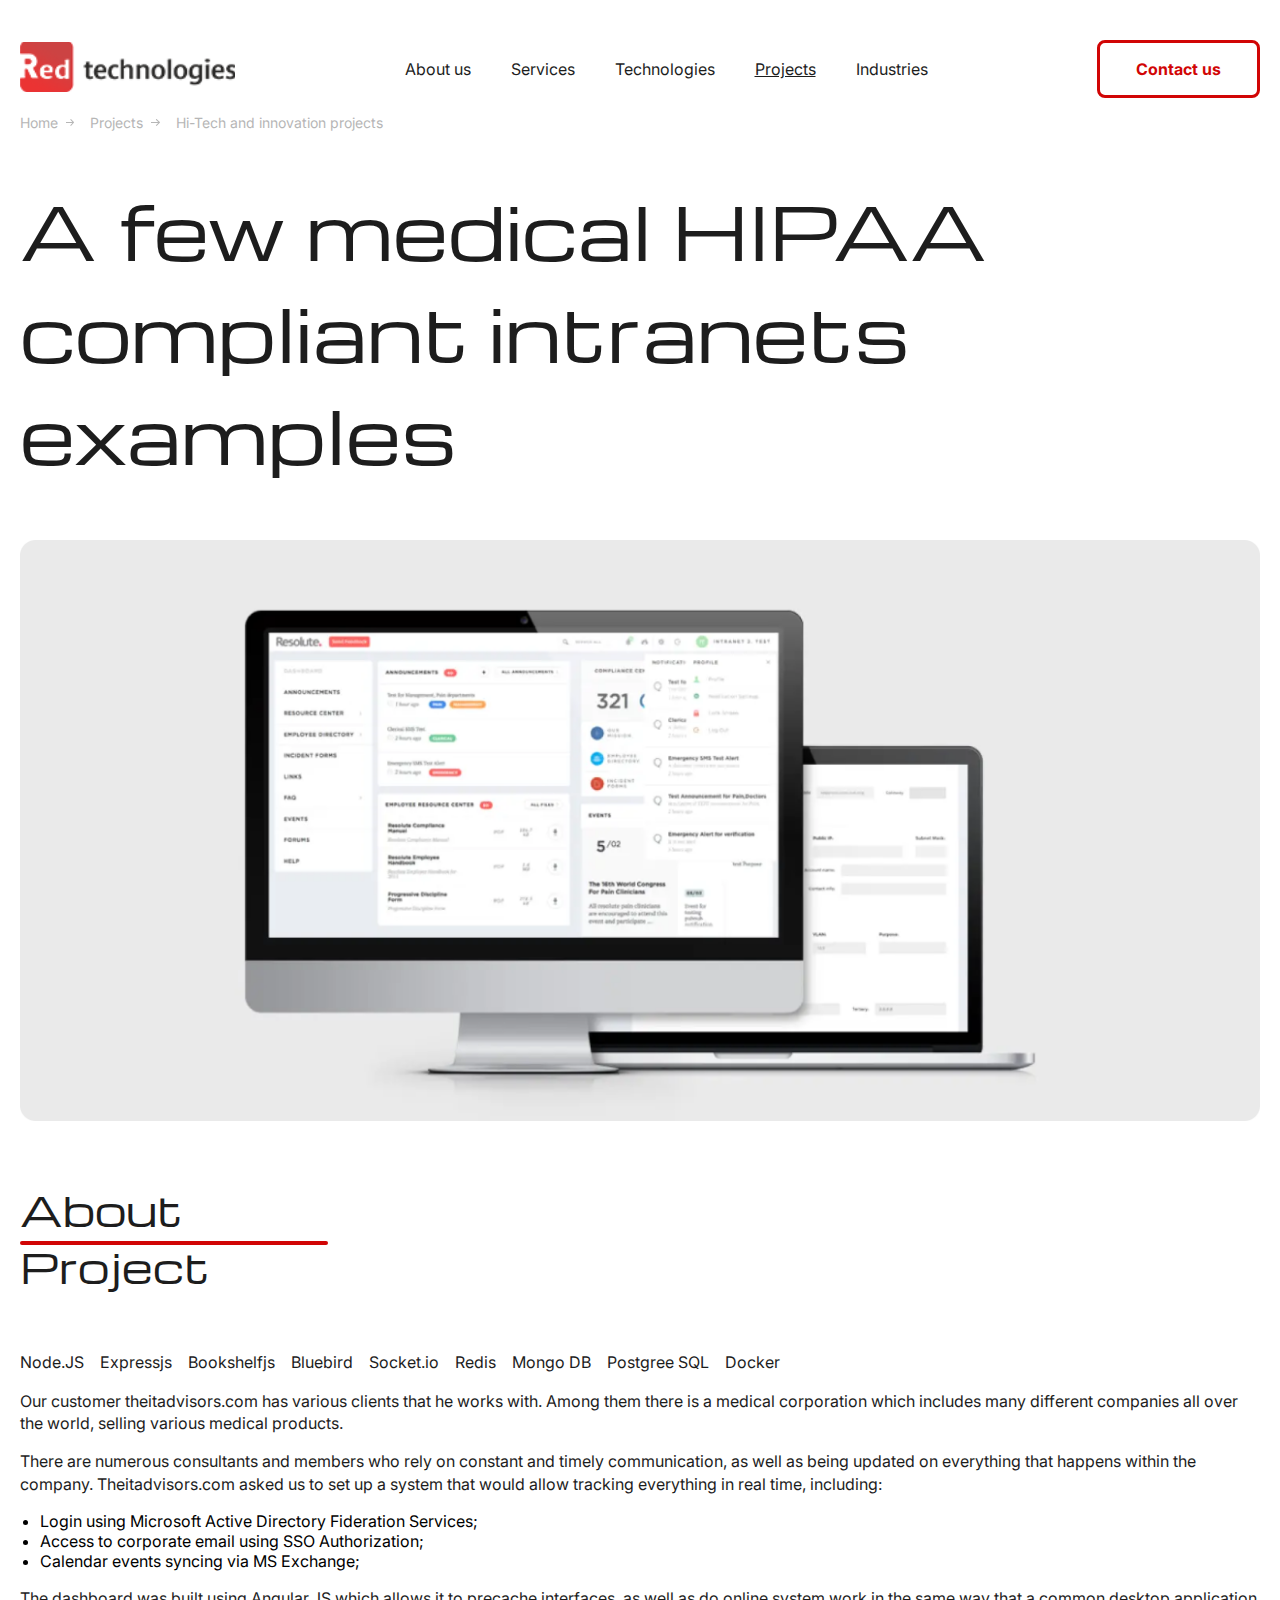
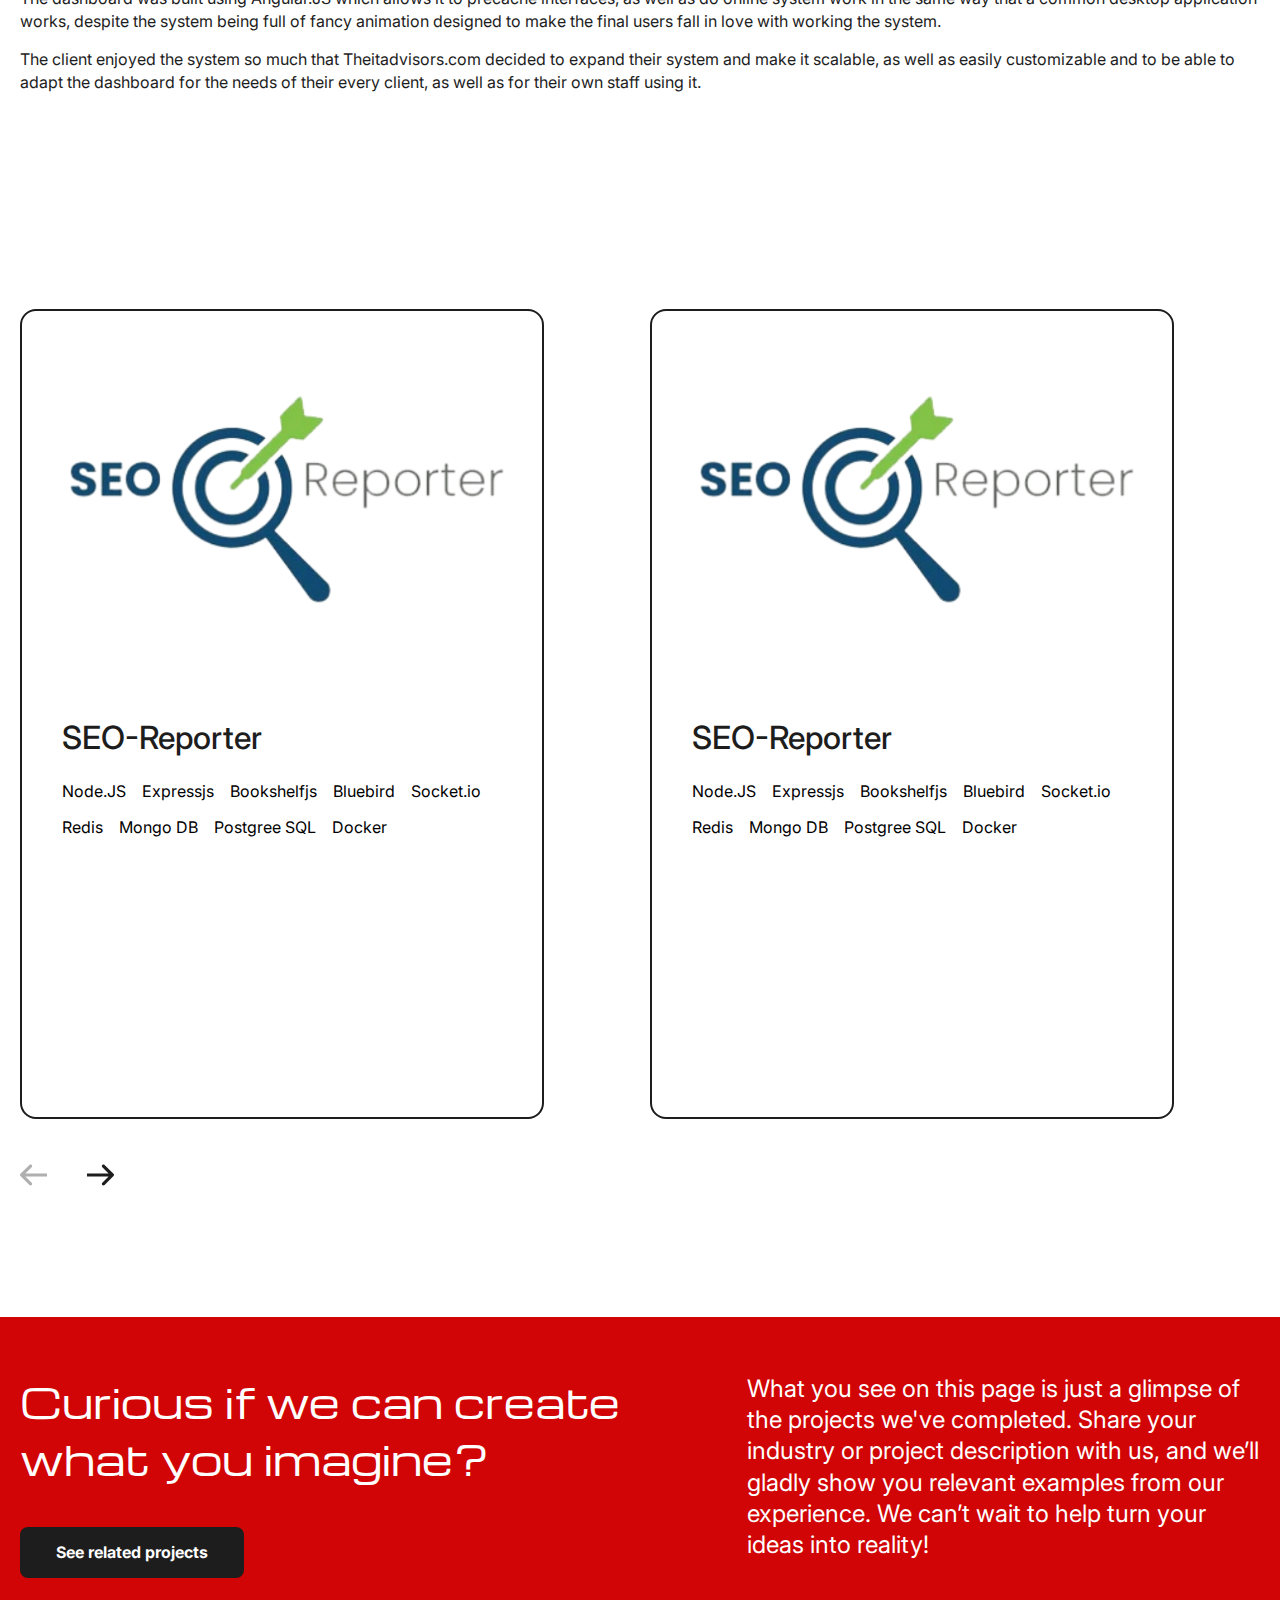
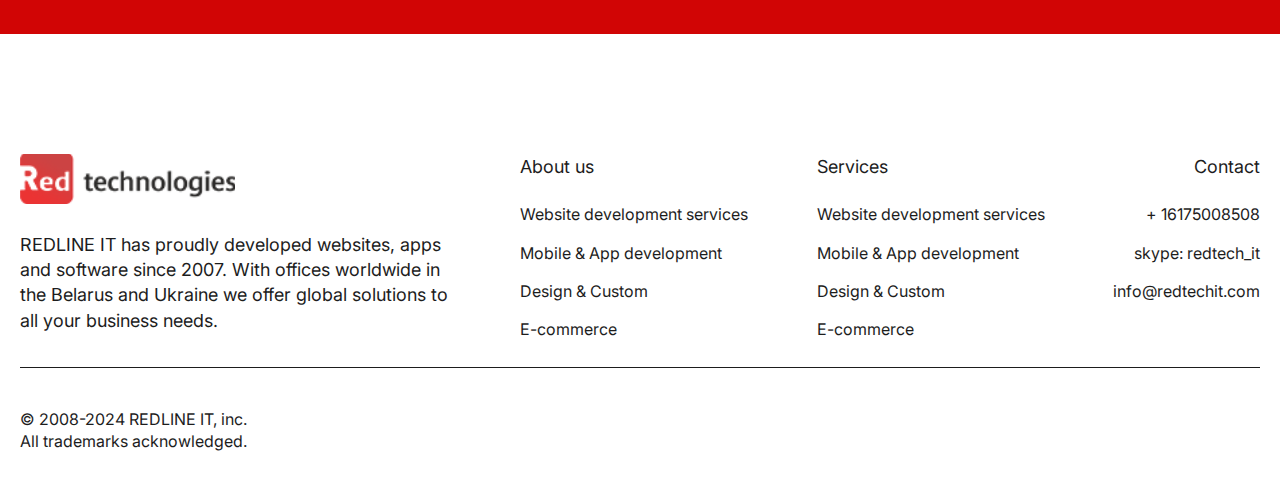
<file: project-page.html>
<!DOCTYPE html>
<html lang="en">
  <head>
    <meta charset="UTF-8" />
    <meta name="viewport" content="width=device-width, initial-scale=1.0" />
    <title>Project page | Red Technologies</title>
    <link rel="stylesheet" href="./styles/style.css" />
    <link
      rel="stylesheet"
      href="https://cdn.jsdelivr.net/npm/swiper@10/swiper-bundle.min.css"
    />
    <script src="https://cdn.jsdelivr.net/npm/swiper@10/swiper-bundle.min.js"></script>
  </head>
  <body>
    <nav>
      <div class="nav_wrapper container">
        <a href="./index.html">
          <img src="./assets/logo.png" alt="" />
        </a>
        <div class="nav_menu">
          <a href="./about.html"><p>About us</p></a>
          <a href="./services.html"><p>Services</p></a>
          <a href="./technologies.html"><p>Technologies</p></a>
          <a class="nav_menu_active" href="./project.html"><p>Projects</p></a>
          <a href="./industries.html"><p>Industries</p></a>
        </div>
        <img src="./assets/menu.jpg" class="menu" onclick="toggleMenu()" />
        <a href="./contact-us.html"
          ><button class="line_btn">Contact us</button></a
        >
      </div>
      <!--  -->
      <div class="mob_nav">
        <div class="mob_nav_exit">
          <img src="./assets/reject.png" alt="" onclick="toggleMenu()" />
        </div>
        <div class="nav_menu">
          <a href="./about.html"><p>About us</p></a>
          <a href="./services.html"><p>Services</p></a>
          <a href="./technologies.html"><p>Technologies</p></a>
          <a class="nav_menu_active" href="./project.html"><p>Projects</p></a>
          <a href="./industries.html"><p>Industries</p></a>
          <a href="./contact-us.html"
            ><button class="line_btn">Contact us</button></a
          >
        </div>
      </div>
      <script>
        function toggleMenu() {
          document
            .querySelector(".mob_nav")
            .classList.toggle("visible_mob_nav");
        }
      </script>
      <!--  -->
    </nav>
    <div class="projects_nav container">
      <a href="./index.html"><p>Home</p></a>
      <img src="./assets/icons/nav-arrow.svg" alt="" />
      <a href="./project.html"><p>Projects</p></a>
      <img src="./assets/icons/nav-arrow.svg" alt="" />
      <a href="./project-page.html"><p>Hi-Tech and innovation projects</p></a>
    </div>
    <div class="project_p_header container">
      <div class="main_titile">
        <h1>A few medical HIPAA compliant intranets examples</h1>
      </div>
      <img
        class="project_page_img"
        src="./assets/images/project-page.png"
        alt=""
      />

      <div class="project_p_desc_title">
        <div class="block_title">
          <h2>
            About <br />
            Project
          </h2>
        </div>
        <div class="project_p_desc_title_line"></div>
      </div>
      <div class="project_p_desc">
        <div class="project_p_desc_techs">
          <p>Node.JS</p>
          <p>Expressjs</p>
          <p>Bookshelfjs</p>
          <p>Bluebird</p>
          <p>Socket.io</p>
          <p>Redis</p>
          <p>Mongo DB</p>
          <p>Postgree SQL</p>
          <p>Docker</p>
        </div>
        <p>
          Our customer theitadvisors.com has various clients that he works with.
          Among them there is a medical corporation which includes many
          different companies all over the world, selling various medical
          products.
        </p>
        <p>
          There are numerous consultants and members who rely on constant and
          timely communication, as well as being updated on everything that
          happens within the company. Theitadvisors.com asked us to set up a
          system that would allow tracking everything in real time, including:
        </p>
        <ul>
          <li>Login using Microsoft Active Directory Fideration Services;</li>
          <li>Access to corporate email using SSO Authorization;</li>
          <li>Calendar events syncing via MS Exchange;</li>
        </ul>
        <p>
          The dashboard was built using Angular.JS which allows it to precache
          interfaces, as well as do online system work in the same way that a
          common desktop application works, despite the system being full of
          fancy animation designed to make the final users fall in love with
          working the system.
        </p>
        <p>
          The client enjoyed the system so much that Theitadvisors.com decided
          to expand their system and make it scalable, as well as easily
          customizable and to be able to adapt the dashboard for the needs of
          their every client, as well as for their own staff using it.
        </p>
      </div>
    </div>

    <div class="project_page_car_w">
      <div class="project_page_car container">
        <div class="swiper-wrapper">
          <div class="swiper-slide">
            <div class="project_page_card">
              <img src="./assets/images/car-card.png" alt="" />
              <div class="project_page_card_desc">
                <h2>SEO-Reporter</h2>
                <div class="project_p_desc_techs">
                  <p>Node.JS</p>
                  <p>Expressjs</p>
                  <p>Bookshelfjs</p>
                  <p>Bluebird</p>
                  <p>Socket.io</p>
                  <p>Redis</p>
                  <p>Mongo DB</p>
                  <p>Postgree SQL</p>
                  <p>Docker</p>
                </div>
              </div>
            </div>
          </div>
          <div class="swiper-slide">
            <div class="project_page_card">
              <img src="./assets/images/car-card.png" alt="" />
              <div class="project_page_card_desc">
                <h2>SEO-Reporter</h2>
                <div class="project_p_desc_techs">
                  <p>Node.JS</p>
                  <p>Expressjs</p>
                  <p>Bookshelfjs</p>
                  <p>Bluebird</p>
                  <p>Socket.io</p>
                  <p>Redis</p>
                  <p>Mongo DB</p>
                  <p>Postgree SQL</p>
                  <p>Docker</p>
                </div>
              </div>
            </div>
          </div>
          <div class="swiper-slide">
            <div class="project_page_card">
              <img src="./assets/images/car-card.png" alt="" />
              <div class="project_page_card_desc">
                <h2>SEO-Reporter</h2>
                <div class="project_p_desc_techs">
                  <p>Node.JS</p>
                  <p>Expressjs</p>
                  <p>Bookshelfjs</p>
                  <p>Bluebird</p>
                  <p>Socket.io</p>
                  <p>Redis</p>
                  <p>Mongo DB</p>
                  <p>Postgree SQL</p>
                  <p>Docker</p>
                </div>
              </div>
            </div>
          </div>
          <div class="swiper-slide">
            <div class="project_page_card">
              <img src="./assets/images/car-card.png" alt="" />
              <div class="project_page_card_desc">
                <h2>SEO-Reporter</h2>
                <div class="project_p_desc_techs">
                  <p>Node.JS</p>
                  <p>Expressjs</p>
                  <p>Bookshelfjs</p>
                  <p>Bluebird</p>
                  <p>Socket.io</p>
                  <p>Redis</p>
                  <p>Mongo DB</p>
                  <p>Postgree SQL</p>
                  <p>Docker</p>
                </div>
              </div>
            </div>
          </div>
          <div class="swiper-slide">
            <div class="project_page_card">
              <img src="./assets/images/car-card.png" alt="" />
              <div class="project_page_card_desc">
                <h2>SEO-Reporter</h2>
                <div class="project_p_desc_techs">
                  <p>Node.JS</p>
                  <p>Expressjs</p>
                  <p>Bookshelfjs</p>
                  <p>Bluebird</p>
                  <p>Socket.io</p>
                  <p>Redis</p>
                  <p>Mongo DB</p>
                  <p>Postgree SQL</p>
                  <p>Docker</p>
                </div>
              </div>
            </div>
          </div>
          <div class="swiper-slide">
            <div class="project_page_card">
              <img src="./assets/images/car-card.png" alt="" />
              <div class="project_page_card_desc">
                <h2>SEO-Reporter</h2>
                <div class="project_p_desc_techs">
                  <p>Node.JS</p>
                  <p>Expressjs</p>
                  <p>Bookshelfjs</p>
                  <p>Bluebird</p>
                  <p>Socket.io</p>
                  <p>Redis</p>
                  <p>Mongo DB</p>
                  <p>Postgree SQL</p>
                  <p>Docker</p>
                </div>
              </div>
            </div>
          </div>
        </div>
        <div class="project_page_car_arrows">
          <img
            class="project_page_car_arrow swiper-button-prev"
            src="./assets/icons/arrow-left.svg"
            alt=""
          />

          <img
            class="project_page_car_arrow swiper-button-next"
            src="./assets/icons/arrow-right-c.svg"
            alt=""
          />
        </div>
      </div>
    </div>

    <div class="contact_block_wrapper">
      <div class="contact_block container project_ct">
        <div class="contact_block_left">
          <h3>Curious if we can create what you imagine?</h3>
          <button class="black_btn">See related projects</button>
        </div>
        <div class="projecgt_cont">
          <p>
            What you see on this page is just a glimpse of the projects we've
            completed. Share your industry or project description with us, and
            we’ll gladly show you relevant examples from our experience. We
            can’t wait to help turn your ideas into reality!
          </p>
        </div>
      </div>
    </div>

    <footer>
      <div class="footer_wrapper container">
        <div class="footer_wrapper_top">
          <div class="footer_wrapper_top_desc">
            <a href="./index.html">
              <img src="./assets/logo.png" alt="" />
            </a>
            <h4>
              REDLINE IT has proudly developed websites, apps and software since
              2007. With offices worldwide in the Belarus and Ukraine we offer
              global solutions to all your business needs.
            </h4>
          </div>
          <div class="footer_menu">
            <h4>About us</h4>
            <a href="#"><p>Website development services</p></a>
            <a href="#"><p>Mobile & App development</p></a>
            <a href="#"><p>Design & Custom</p></a>
            <a href="#"><p>E-commerce</p></a>
          </div>
          <div class="footer_menu">
            <h4>Services</h4>
            <a href="#"><p>Website development services</p></a>
            <a href="#"><p>Mobile & App development</p></a>
            <a href="#"><p>Design & Custom</p></a>
            <a href="#"><p>E-commerce</p></a>
          </div>
          <div class="footer_menu footer_contact">
            <h4>Contact</h4>
            <a href="tel:+ 16175008508"><p>+ 16175008508</p></a>
            <a href="#"><p>skype: redtech_it</p></a>
            <a href="mailto:info@redtechit.com"><p>info@redtechit.com</p></a>
          </div>
        </div>
        <div class="footer_copyright">
          <p>
            © 2008-2024 REDLINE IT, inc. <br />
            All trademarks acknowledged.
          </p>
        </div>
      </div>
    </footer>

    <!--  -->
    <script>
      document.addEventListener("DOMContentLoaded", function () {
        const swiper = new Swiper(".project_page_car", {
          loop: false,

          slidesPerView: 2,

          pagination: {
            el: ".swiper-pagination",
          },
          navigation: {
            nextEl: ".swiper-button-next",
            prevEl: ".swiper-button-prev",
          },
          breakpoints: {
            350: {
              spaceBetween: 20,
              slidesPerView: 1,
            },
            600: {
              slidesPerView: 2,
              spaceBetween: 20,
            },
          },
        });
      });
    </script>
  </body>
</html>
</file>
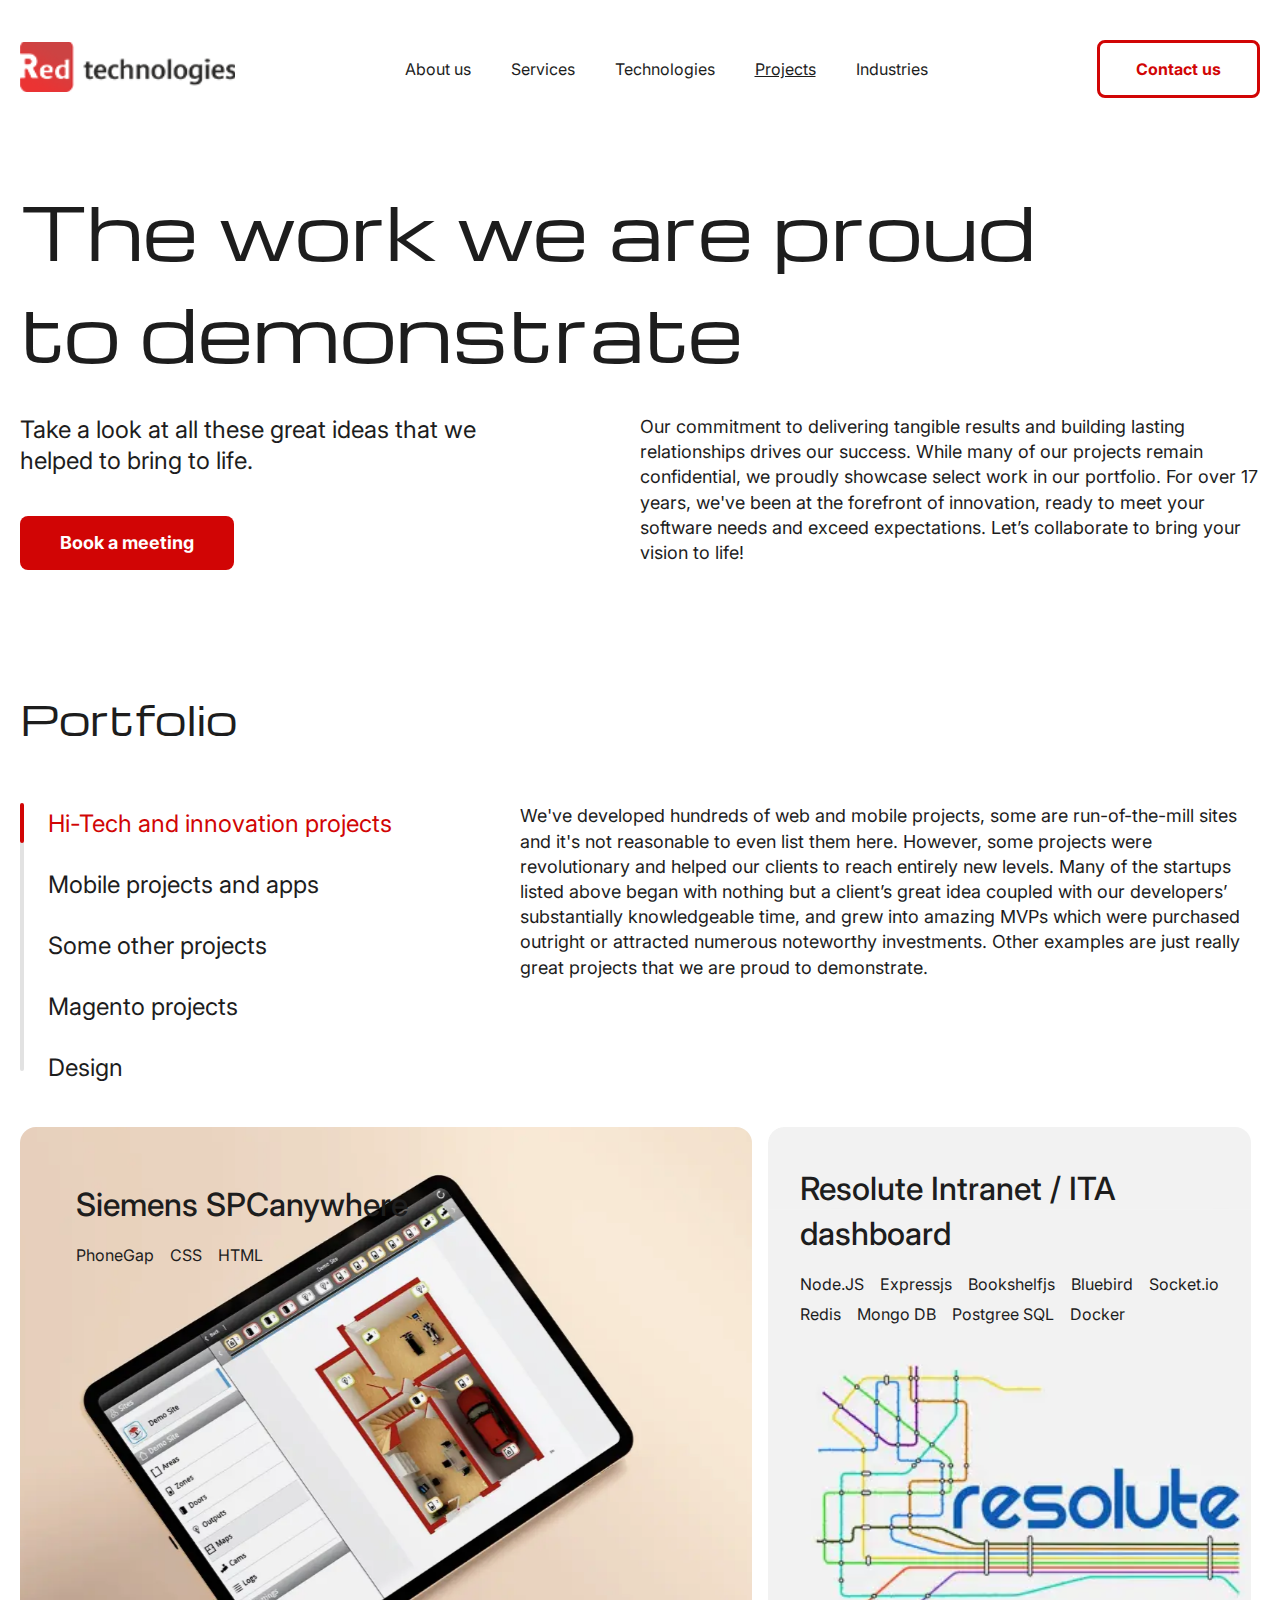
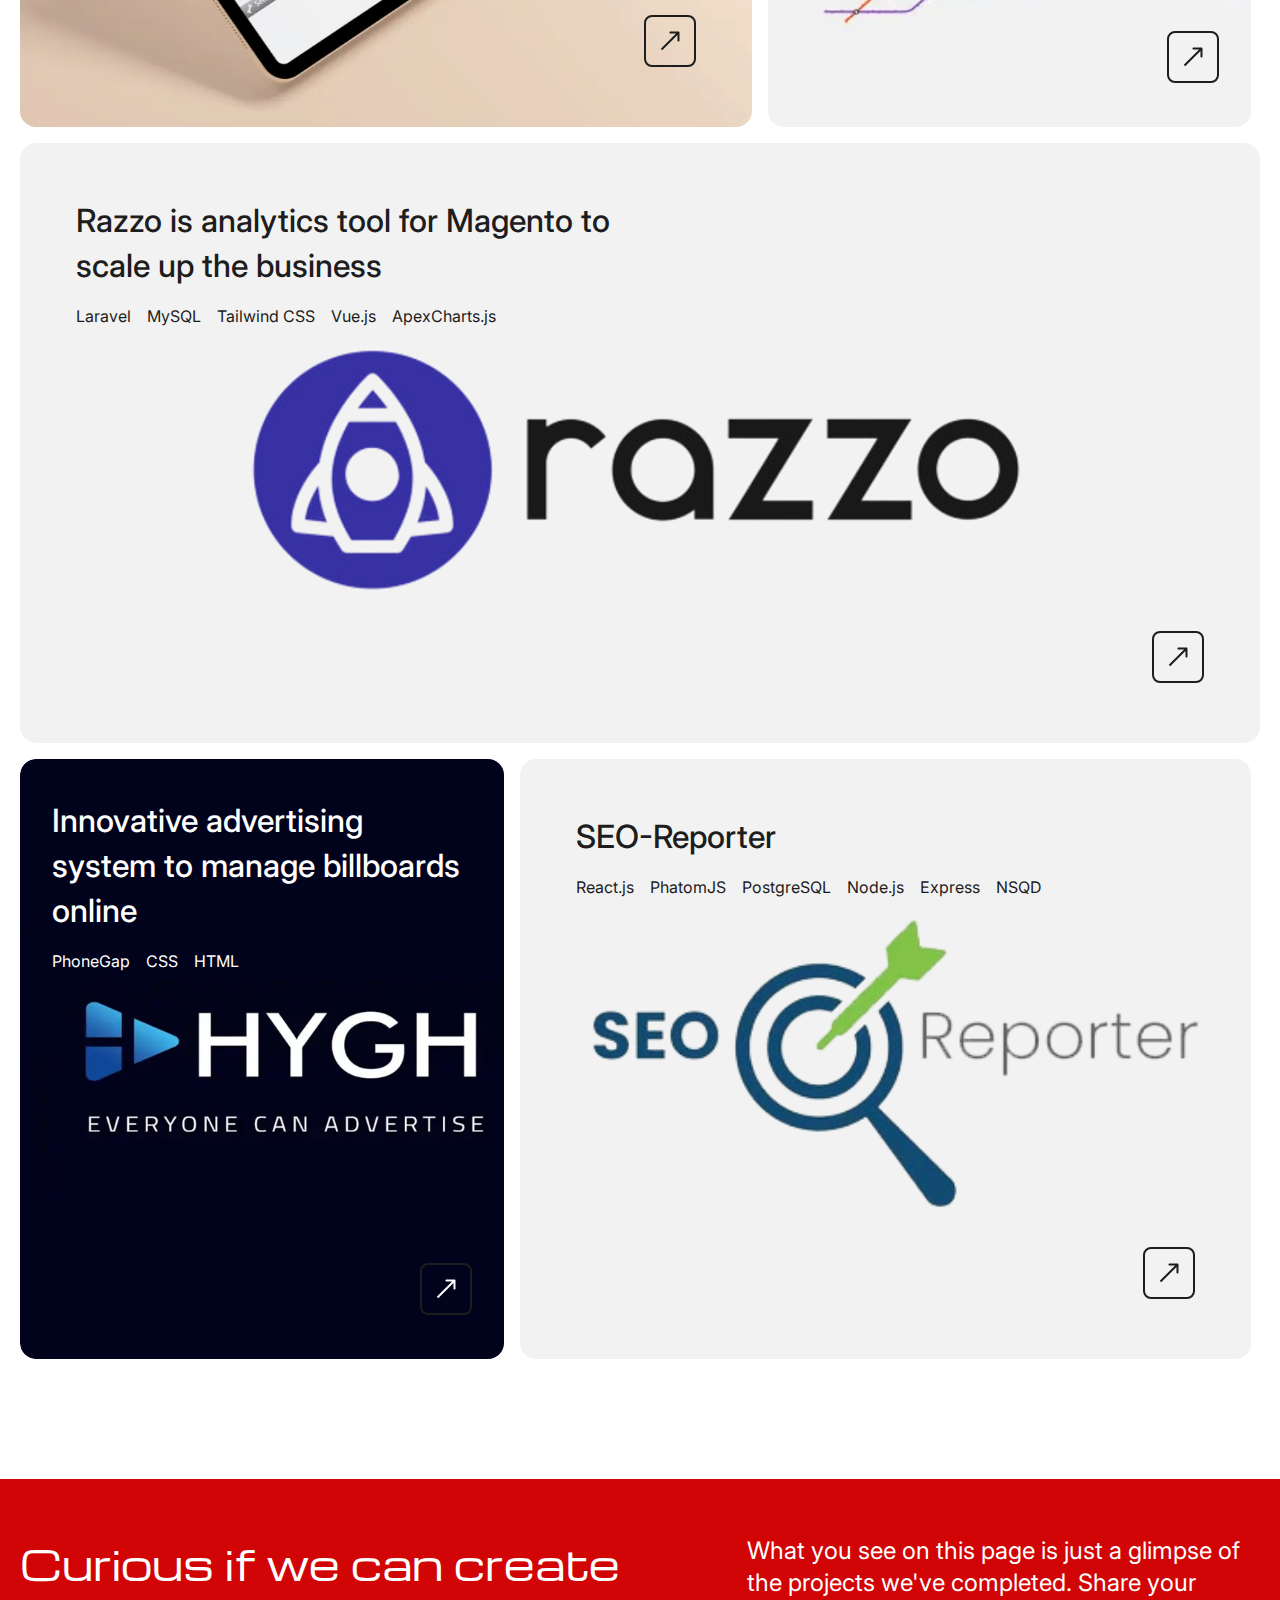
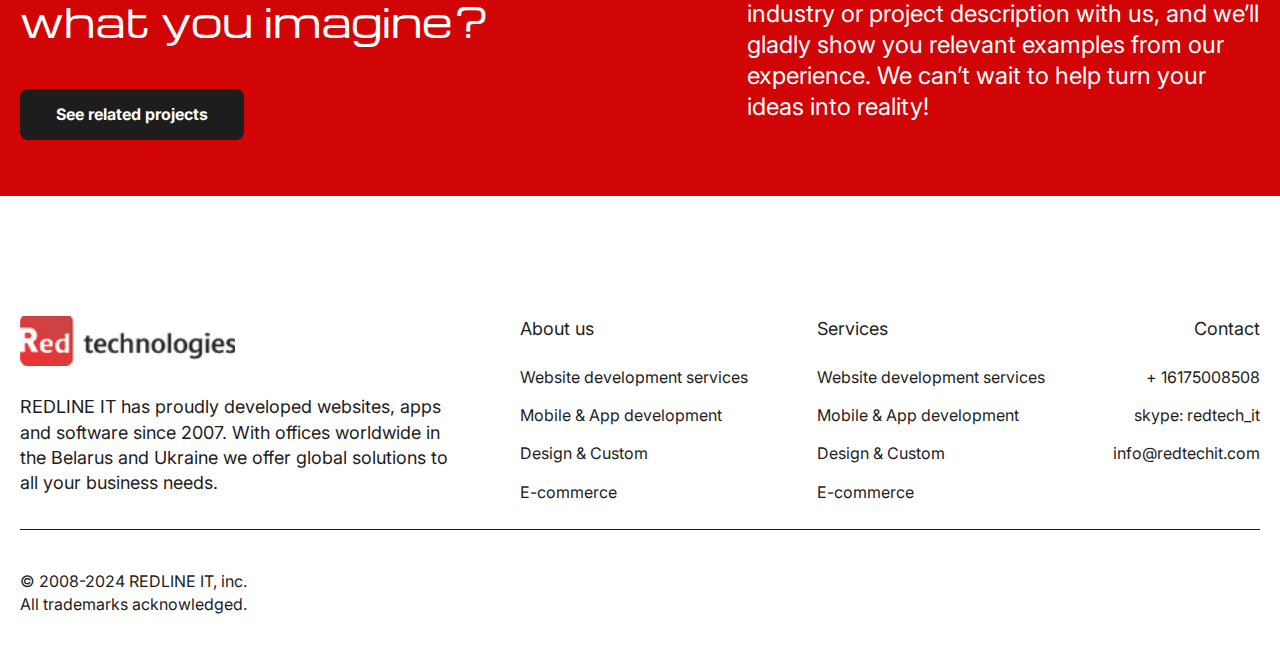
<file: project.html>
<!DOCTYPE html>
<html lang="en">
  <head>
    <meta charset="UTF-8" />
    <meta name="viewport" content="width=device-width, initial-scale=1.0" />
    <title>Projects | Red Technologies</title>
    <link rel="stylesheet" href="./styles/style.css" />
  </head>
  <body>
    <nav>
      <div class="nav_wrapper container">
        <a href="./index.html">
          <img src="./assets/logo.png" alt="" />
        </a>
        <div class="nav_menu">
          <a href="./about.html"><p>About us</p></a>
          <a href="./services.html"><p>Services</p></a>
          <a href="./technologies.html"><p>Technologies</p></a>
          <a class="nav_menu_active" href="./project.html"><p>Projects</p></a>
          <a href="./industries.html"><p>Industries</p></a>
        </div>
        <img src="./assets/menu.jpg" class="menu" onclick="toggleMenu()" />
        <a href="./contact-us.html"
          ><button class="line_btn">Contact us</button></a
        >
      </div>
      <!--  -->
      <div class="mob_nav">
        <div class="mob_nav_exit">
          <img src="./assets/reject.png" alt="" onclick="toggleMenu()" />
        </div>
        <div class="nav_menu">
          <a href="./about.html"><p>About us</p></a>
          <a href="./services.html"><p>Services</p></a>
          <a href="./technologies.html"><p>Technologies</p></a>
          <a class="nav_menu_active" href="./project.html"><p>Projects</p></a>
          <a href="./industries.html"><p>Industries</p></a>
          <a href="./contact-us.html"
            ><button class="line_btn">Contact us</button></a
          >
        </div>
      </div>
      <script>
        function toggleMenu() {
          document
            .querySelector(".mob_nav")
            .classList.toggle("visible_mob_nav");
        }
      </script>
      <!--  -->
    </nav>
    <div class="projects_header container">
      <div class="main_titile">
        <h1>
          The work we are proud <br />
          to demonstrate
        </h1>
      </div>
      <div class="projects_header_desc">
        <div>
          <h4>
            Take a look at all these great ideas that we <br />
            helped to bring to life.
          </h4>
          <button class="red_btn">Book a meeting</button>
        </div>
        <p>
          Our commitment to delivering tangible results and building lasting
          relationships drives our success. While many of our projects remain
          confidential, we proudly showcase select work in our portfolio. For
          over 17 years, we've been at the forefront of innovation, ready to
          meet your software needs and exceed expectations. Let’s collaborate to
          bring your vision to life!
        </p>
      </div>
    </div>

    <div class="navigation_block container portfolio">
      <div class="block_title">
        <h2>Portfolio</h2>
      </div>
      <div class="navigation_block_wrapper">
        <div class="navigation_menu_wrapper">
          <div class="navigation_menu_overflow"></div>
          <div class="navigation_menu tabs_list">
            <div
              class="navigation_menu_item navigation_menu_item_active"
              data-id="menu1"
            >
              <div class="navigation_menu_item_line"></div>
              <p>Hi-Tech and innovation projects</p>
            </div>
            <div class="navigation_menu_item" data-id="menu2">
              <div class="navigation_menu_item_line"></div>

              <p>Mobile projects and apps</p>
            </div>
            <div class="navigation_menu_item" data-id="menu3">
              <div class="navigation_menu_item_line"></div>

              <p>Some other projects</p>
            </div>
            <div class="navigation_menu_item" data-id="menu4">
              <div class="navigation_menu_item_line"></div>

              <p>Magento projects</p>
            </div>
            <div class="navigation_menu_item" data-id="menu5">
              <div class="navigation_menu_item_line"></div>

              <p>Design</p>
            </div>
          </div>
        </div>
        <div class="navigation_block_content">
          <div
            class="navigation_block_content_item navigation_menu_item_active"
            id="menu1"
          >
            <p class="portfolio_desc">
              We've developed hundreds of web and mobile projects, some are
              run-of-the-mill sites and it's not reasonable to even list them
              here. However, some projects were revolutionary and helped our
              clients to reach entirely new levels. Many of the startups listed
              above began with nothing but a client’s great idea coupled with
              our developers’ substantially knowledgeable time, and grew into
              amazing MVPs which were purchased outright or attracted numerous
              noteworthy investments. Other examples are just really great
              projects that we are proud to demonstrate.
            </p>
          </div>
          <div class="navigation_block_content_item" id="menu2">
            <p class="portfolio_desc">
              We stepped into mobile development a year after IOS was presented
              to the market, and Android development 2 months after G1 (the
              first Android phone) was first introduced. There were initially
              many tries and minor applications which led to significant user
              apps that helped influence the nature of mobile presence. After
              that, we switched to cross-platform development and began to work
              on developing a series of mobile games. There have been so many
              projects, but some of the most interesting mobile apps we have
              developed so far/to date, are collectively found here.
            </p>
          </div>
          <div class="navigation_block_content_item" id="menu3">
            <p class="portfolio_desc">
              It would not be reasonable to illuminate common websites and
              landing pages that we've developed during the years, therefore you
              will only find projects in this section which display twists,
              complexities and unique features. Some of these projects don't
              necessarily exist anymore , but considering the years of work that
              went into many of these projects, they also deserve to be
              mentioned in this portfolio.
            </p>
          </div>
          <div class="navigation_block_content_item" id="menu4">
            <p class="portfolio_desc">
              In 2014, we launched our Magento department through a partnership
              with AheadWorks.com, handling their extension customization
              requests, many of which led to long-term clients. Over time, we
              collaborated with other Magento extension vendors, becoming their
              white-label development partners under NDAs. This steady demand
              led us to establish an independent company focused on Magento. Our
              expertise spans: Magento sites setup, tuning and support Magento
              performance and security tuning Custom development for Magento
              Migration from/to other e-commerce platforms 3rd party services
              integrations (payments, shipping, sync/async ERPs integration
              (Merlin, NetSuite, Salesforce, MS Dynamics 365 etc)
            </p>
          </div>
          <div class="navigation_block_content_item" id="menu5"></div>
        </div>
      </div>
      <div class="navigation_block_content bottom_blocks">
        <div
          class="navigation_block_content_item navigation_menu_item_active"
          id="menu1_alt"
        >
          <div class="nav_content_blocks">
            <div class="block_item block_item1">
              <div class="block_item_text">
                <p>Siemens SPCanywhere</p>
                <div>
                  <span>PhoneGap</span> <span>CSS</span> <span>HTML</span>
                </div>
              </div>
              <div class="block_item_btn">
                <a href="./project-page.html">
                  <div class="link_btn">
                    <img src="./assets/icons/link.svg" alt="" /></div
                ></a>
              </div>
            </div>
            <div class="block_item block_item2 block_item_s">
              <div class="block_item_text">
                <p>Resolute Intranet / ITA dashboard</p>
                <div>
                  <span>Node.JS</span> <span>Expressjs</span>
                  <span>Bookshelfjs</span>
                  <span>Bluebird</span>
                  <span>Socket.io</span>
                  <span>Redis</span>
                  <span>Mongo DB</span>
                  <span>Postgree SQL</span>
                  <span>Docker</span>
                </div>
              </div>
              <div class="block_item_btn">
                <a href="./project-page.html">
                  <div class="link_btn">
                    <img src="./assets/icons/link.svg" alt="" /></div
                ></a>
              </div>
            </div>
            <div class="block_item block_item3">
              <div class="block_item_text">
                <p>
                  Razzo is analytics tool for Magento to <br />
                  scale up the business
                </p>
                <div>
                  <span>Laravel</span>
                  <span>MySQL</span>
                  <span>Tailwind CSS</span>
                  <span>Vue.js</span>
                  <span>ApexCharts.js</span>
                </div>
              </div>
              <div class="block_item_btn">
                <a href="./project-page.html">
                  <div class="link_btn">
                    <img src="./assets/icons/link.svg" alt="" /></div
                ></a>
              </div>
            </div>
            <div class="block_item block_item4 block_item_w block_item_s">
              <div class="block_item_text">
                <p>Innovative advertising system to manage billboards online</p>
                <div>
                  <span>PhoneGap</span>
                  <span>CSS</span>
                  <span>HTML</span>
                </div>
              </div>
              <div class="block_item_btn">
                <a href="./project-page.html"
                  ><div class="link_btn">
                    <img src="./assets/icons/link-w.svg" alt="" /></div
                ></a>
              </div>
            </div>
            <div class="block_item block_item5">
              <div class="block_item_text">
                <p>SEO-Reporter</p>
                <div>
                  <span>React.js</span>
                  <span>PhatomJS</span>
                  <span>PostgreSQL</span>
                  <span>Node.js</span>
                  <span>Express</span>
                  <span>NSQD</span>
                </div>
              </div>
              <div class="block_item_btn">
                <a href="./project-page.html">
                  <div class="link_btn">
                    <img src="./assets/icons/link.svg" alt="" /></div
                ></a>
              </div>
            </div>
          </div>
        </div>
        <div class="navigation_block_content_item" id="menu2_alt">
          <div class="nav_content_blocks">
            <div class="block_item block_item6">
              <div class="block_item_text">
                <p>Gameit.us</p>
                <div>
                  <span>Objective C</span>
                  <span>Leanplum</span>
                  <span>Fabric: Crashlytics</span>
                  <span>Branch</span>
                  <span>Stripe</span>
                  <span>UnitiAds</span>
                  <span>Vungle SDK-iOS</span>
                  <span>Ad Colony</span>
                  <span>CocoaPods</span>
                </div>
              </div>
              <div class="block_item_btn">
                <a href="./project-page.html">
                  <div class="link_btn">
                    <img src="./assets/icons/link.svg" alt="" /></div
                ></a>
              </div>
            </div>
            <div class="block_item block_item7 block_item_s">
              <div class="block_item_text">
                <p>Truebill</p>
                <div>
                  <span>Node.JS</span> <span>Expressjs</span>
                  <span>Bookshelfjs</span>
                  <span>Bluebird</span>
                  <span>Socket.io</span>
                  <span>Redis</span>
                  <span>Mongo DB</span>
                  <span>Postgree SQL</span>
                  <span>Docker</span>
                </div>
              </div>
              <div class="block_item_btn">
                <a href="./project-page.html">
                  <div class="link_btn">
                    <img src="./assets/icons/link.svg" alt="" /></div
                ></a>
              </div>
            </div>
            <div class="block_item block_item8">
              <div class="block_item_text">
                <p>Games</p>
                <div>
                  <span
                    >Multiple attempts in our own games <br />
                    development journey</span
                  >
                </div>
              </div>
              <div class="block_item_btn">
                <a href="./project-page.html">
                  <div class="link_btn">
                    <img src="./assets/icons/link.svg" alt="" /></div
                ></a>
              </div>
            </div>
            <div class="block_item block_item9 block_item_w block_item_s">
              <div class="block_item_text">
                <p>TouchPanelControl.com</p>
                <div>
                  <span>PhoneGap</span>
                  <span>CSS</span>
                  <span>HTML</span>
                </div>
              </div>
              <div class="block_item_btn">
                <a href="./project-page.html"
                  ><div class="link_btn">
                    <img src="./assets/icons/link-w.svg" alt="" /></div
                ></a>
              </div>
            </div>
            <div class="block_item block_item10 block_item_w">
              <div class="block_item_text">
                <p>ShoutOuts</p>
                <div>
                  <span>React.js</span>
                  <span>PhatomJS</span>
                  <span>PostgreSQL</span>
                  <span>Node.js</span>
                  <span>Express</span>
                  <span>NSQD</span>
                </div>
              </div>
              <div class="block_item_btn">
                <a href="./project-page.html">
                  <div class="link_btn">
                    <img src="./assets/icons/link.svg" alt="" /></div
                ></a>
              </div>
            </div>
          </div>
        </div>
        <div class="navigation_block_content_item" id="menu3_alt">
          <div class="nav_content_blocks">
            <div class="block_item block_item_w block_item11">
              <div class="block_item_text">
                <p>Gameit.us</p>
                <div>
                  <span>PHP</span>
                  <span>Asterix</span>
                </div>
              </div>
              <div class="block_item_btn">
                <a href="./project-page.html"
                  ><div class="link_btn">
                    <img src="./assets/icons/link-w.svg" alt="" /></div
                ></a>
              </div>
            </div>
            <div class="block_item block_item12">
              <div class="block_item_text">
                <p>Price comparison projects family</p>
                <div>
                  <span>PHP</span>
                  <span>YII2 Gearman</span>
                  <span>Bootstrap</span>
                  <span>Angular</span>
                </div>
              </div>
              <div class="block_item_btn">
                <a href="./project-page.html">
                  <div class="link_btn">
                    <img src="./assets/icons/link.svg" alt="" /></div
                ></a>
              </div>
            </div>
            <div class="block_item block_item13 block_item_s">
              <div class="block_item_text">
                <p>QuotationJunction.com (QJ)</p>
                <div>
                  <span>PHP</span>
                  <span>Zend</span>
                  <span>Jquery</span>
                  <span>Geo IP</span>
                  <span>Paypal</span>
                  <span>Authorize.net</span>
                </div>
              </div>
              <div class="block_item_btn">
                <a href="./project-page.html">
                  <div class="link_btn">
                    <img src="./assets/icons/link.svg" alt="" /></div
                ></a>
              </div>
            </div>
            <div class="block_item block_item14 block_item_w">
              <div class="block_item_text">
                <p>ParliamentToday.com</p>
                <div>
                  <span>Laravel/Vue.js</span>
                </div>
              </div>
              <div class="block_item_btn">
                <a href="./project-page.html"
                  ><div class="link_btn">
                    <img src="./assets/icons/link-w.svg" alt="" /></div
                ></a>
              </div>
            </div>
          </div>
        </div>
        <div class="navigation_block_content_item" id="menu4_alt">
          <div class="nav_content_blocks">
            <div class="block_item block_item15 bb">
              <div class="block_item_text">
                <p>Kukimi.de</p>
              </div>
              <div class="block_item_btn">
                <a href="./project-page.html">
                  <div class="link_btn">
                    <img src="./assets/icons/link.svg" alt="" /></div
                ></a>
              </div>
            </div>
            <div class="block_item block_item16"></div>
            <div class="block_item block_item166 bb block_item_s">
              <div class="block_item_text">
                <p>Marketplace.magento.com</p>
                <div>
                  <span
                    >This project was one of the most ambitious, developed for
                    Magento Commerce itself. The team implemented a new theme
                    for the Magento Marketplace, which required a unique
                    approach due to its uncommon functionality, including single
                    sign-on across all Magento sites and integration with a
                    complex Marketplace API. The coding, done in PSR4 style,
                    consistently passed Magento’s reviews, demonstrating the
                    team's high standards and expertise in Magento
                    development.</span
                  >
                </div>
              </div>
              <div class="block_item_btn">
                <a href="./project-page.html">
                  <div class="link_btn">
                    <img src="./assets/icons/link.svg" alt="" /></div
                ></a>
              </div>
            </div>
            <div class="block_item block_item17 bb">
              <div class="block_item_text">
                <p>Clinic Supplies Canada (CSC)</p>
                <div>
                  <span>The site was migrated to Magento 2.1.9.</span>
                </div>
              </div>
              <div class="block_item_btn">
                <a href="./project-page.html">
                  <div class="link_btn">
                    <img src="./assets/icons/link.svg" alt="" /></div
                ></a>
              </div>
            </div>
          </div>
        </div>
        <div class="navigation_block_content_item" id="menu5_alt">
          <div class="nav_content_blocks">
            <div class="block_item block_item18"></div>
            <div class="block_item block_item19 bb block_item_s">
              <div class="block_item_text">
                <p>Тут заголовок придумать</p>
                <span
                  >While design isn’t our main focus, we do have a very
                  experienced team of designers to handle all of your
                  needs</span
                >
              </div>
              <div class="block_item_btn">
                <a href="./project-page.html">
                  <div class="link_btn">
                    <img src="./assets/icons/link.svg" alt="" /></div
                ></a>
              </div>
            </div>
          </div>
          <div class="div" style="margin-top: 40px">
            <button class="red_btn">Find out more</button>
          </div>
        </div>
      </div>
    </div>

    <div class="contact_block_wrapper">
      <div class="contact_block container project_ct">
        <div class="contact_block_left">
          <h3>Curious if we can create what you imagine?</h3>
          <button class="black_btn">See related projects</button>
        </div>
        <div class="projecgt_cont">
          <p>
            What you see on this page is just a glimpse of the projects we've
            completed. Share your industry or project description with us, and
            we’ll gladly show you relevant examples from our experience. We
            can’t wait to help turn your ideas into reality!
          </p>
        </div>
      </div>
    </div>

    <footer>
      <div class="footer_wrapper container">
        <div class="footer_wrapper_top">
          <div class="footer_wrapper_top_desc">
            <a href="./index.html">
              <img src="./assets/logo.png" alt="" />
            </a>
            <h4>
              REDLINE IT has proudly developed websites, apps and software since
              2007. With offices worldwide in the Belarus and Ukraine we offer
              global solutions to all your business needs.
            </h4>
          </div>
          <div class="footer_menu">
            <h4>About us</h4>
            <a href="#"><p>Website development services</p></a>
            <a href="#"><p>Mobile & App development</p></a>
            <a href="#"><p>Design & Custom</p></a>
            <a href="#"><p>E-commerce</p></a>
          </div>
          <div class="footer_menu">
            <h4>Services</h4>
            <a href="#"><p>Website development services</p></a>
            <a href="#"><p>Mobile & App development</p></a>
            <a href="#"><p>Design & Custom</p></a>
            <a href="#"><p>E-commerce</p></a>
          </div>
          <div class="footer_menu footer_contact">
            <h4>Contact</h4>
            <a href="tel:+ 16175008508"><p>+ 16175008508</p></a>
            <a href="#"><p>skype: redtech_it</p></a>
            <a href="mailto:info@redtechit.com"><p>info@redtechit.com</p></a>
          </div>
        </div>
        <div class="footer_copyright">
          <p>
            © 2008-2024 REDLINE IT, inc. <br />
            All trademarks acknowledged.
          </p>
        </div>
      </div>
    </footer>
    <!-- scripts -->
    <script>
      const tabs = document.querySelector(".tabs_list");
      const tabButton = document.querySelectorAll(".navigation_menu_item");
      const contents = document.querySelectorAll(
        ".navigation_block_content_item"
      );

      if (tabs) {
        tabs.onclick = (e) => {
          let target = e.target;
          while (target && !target.classList.contains("navigation_menu_item")) {
            target = target.parentNode;
          }
          if (target && target.dataset.id) {
            const id = target.dataset.id;

            // Удаляем активные классы у всех кнопок и контента
            tabButton.forEach((btn) => {
              btn.classList.remove("navigation_menu_item_active");
            });
            contents.forEach((content) => {
              content.classList.remove("navigation_menu_item_active");
            });

            // Добавляем активный класс к выбранной кнопке
            target.classList.add("navigation_menu_item_active");

            // Находим и активируем все элементы с данным id, даже в разных блоках
            const elements = document.querySelectorAll(`#${id}, #${id}_alt`);
            elements.forEach((element) => {
              element.classList.add("navigation_menu_item_active");
            });
          }
        };
      }
    </script>
  </body>
</html>
</file>
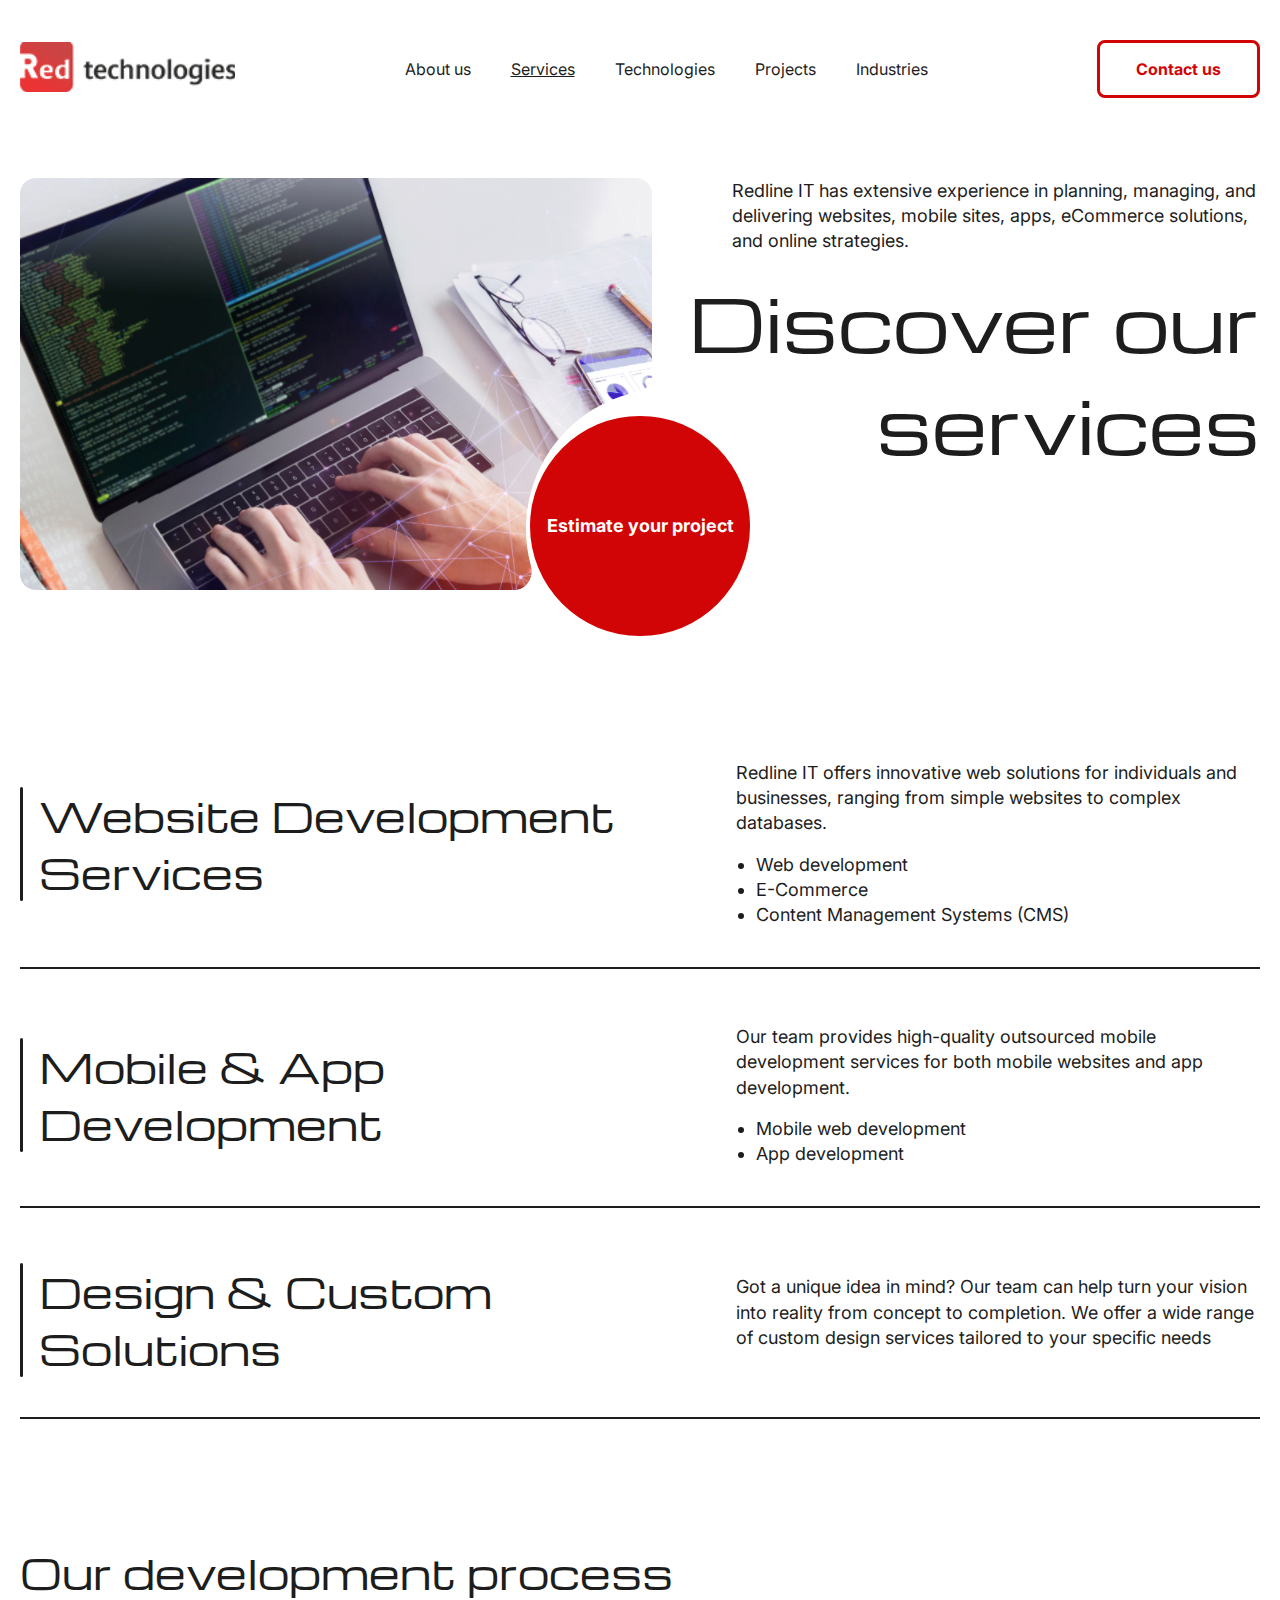
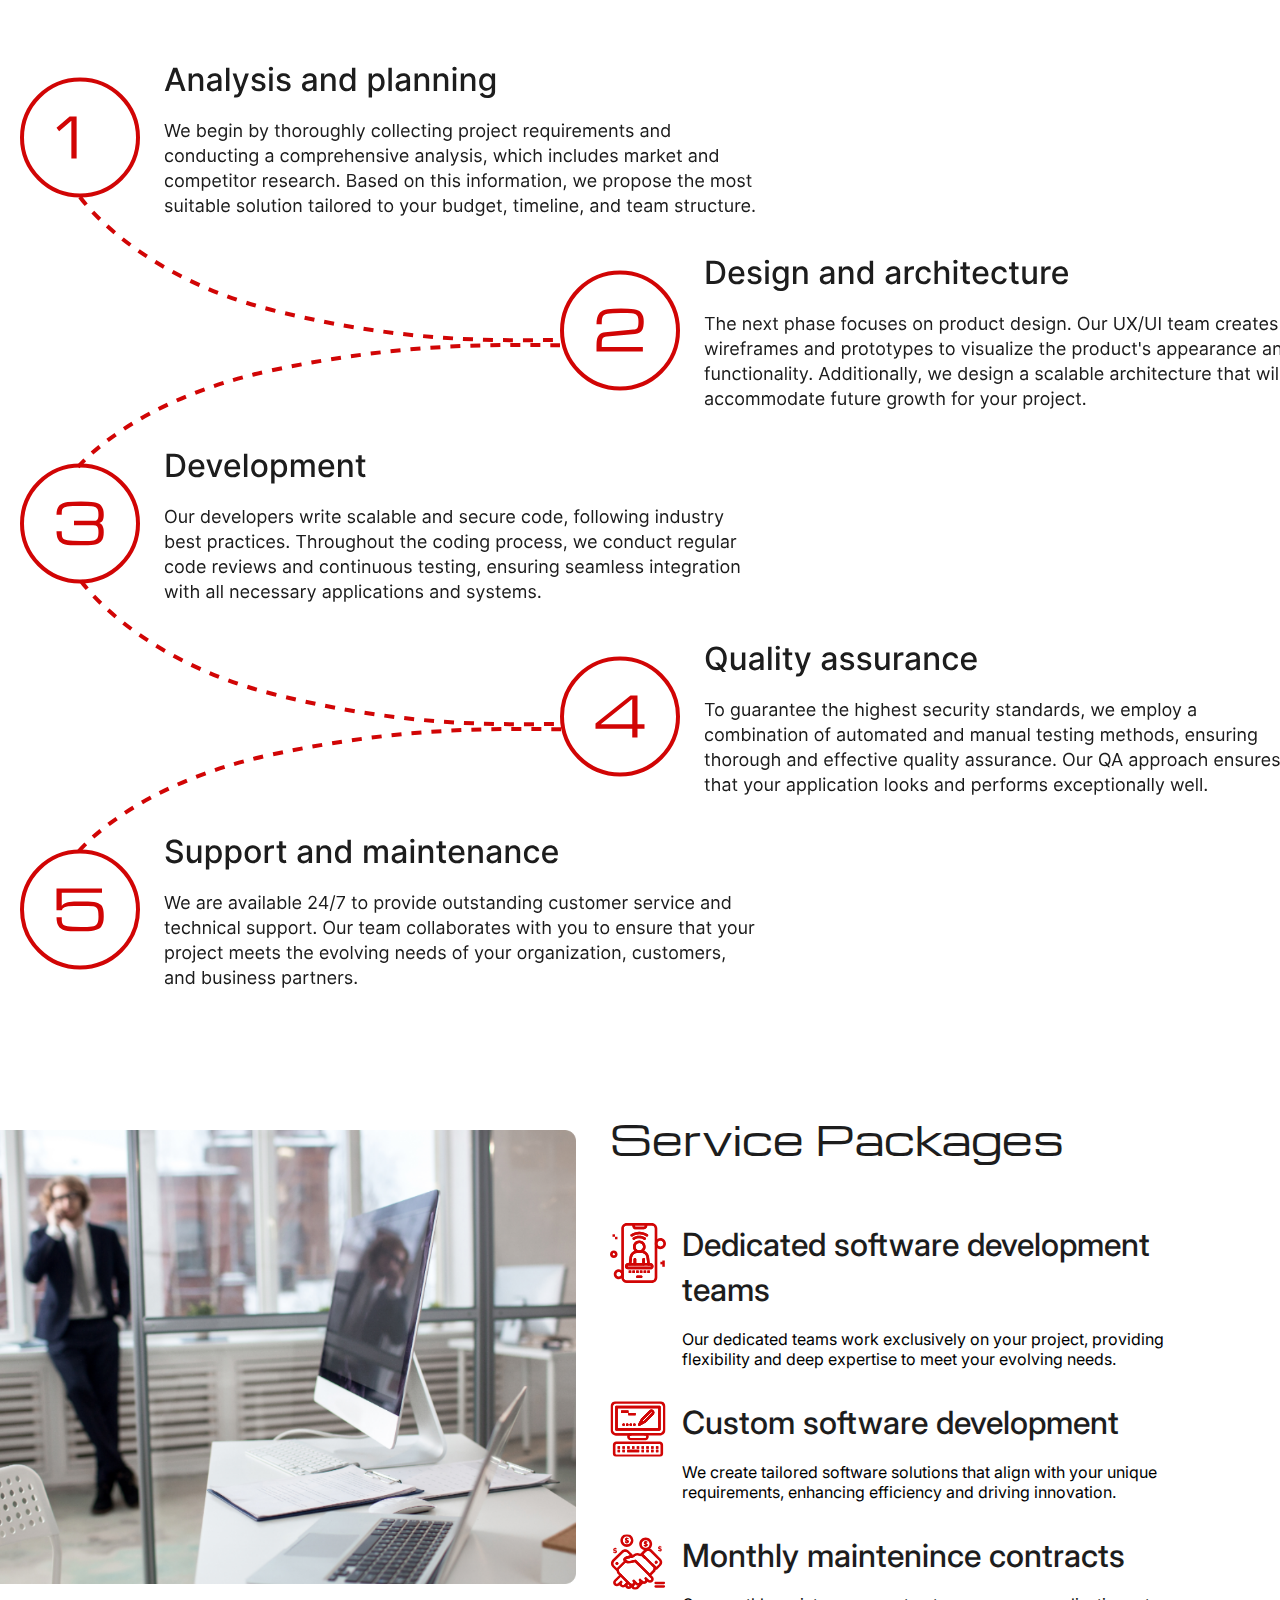
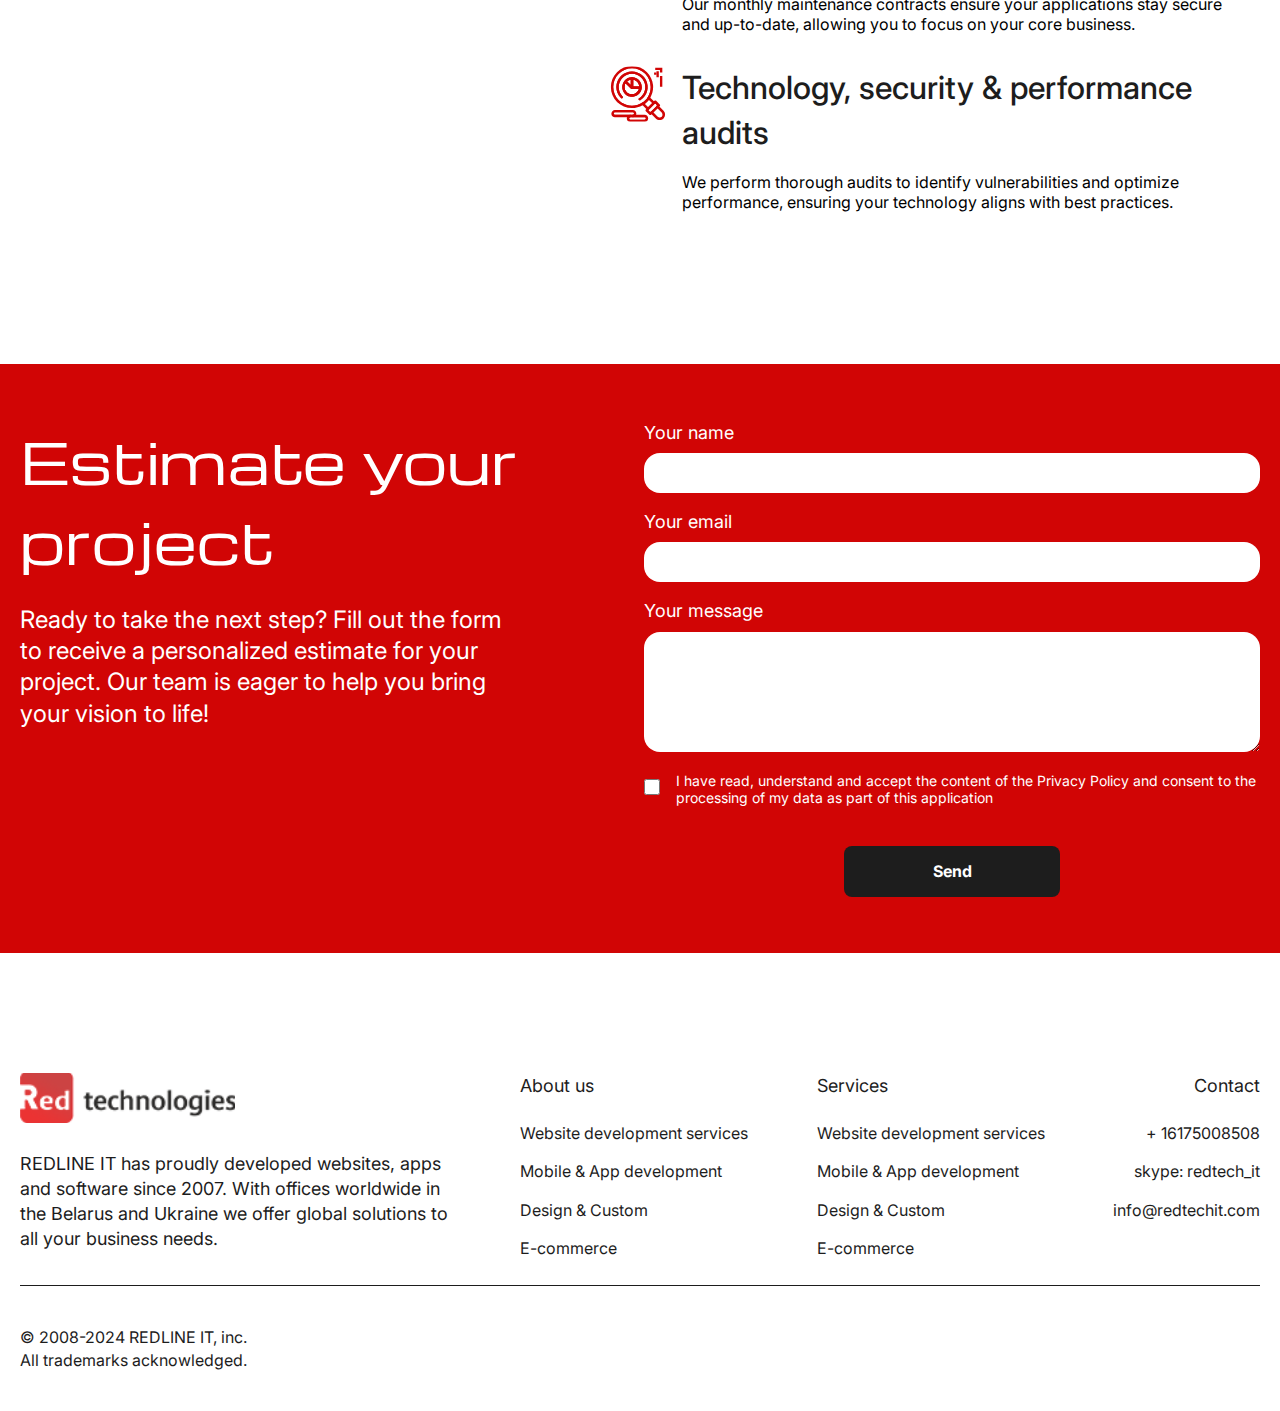
<file: services.html>
<!DOCTYPE html>
<html lang="en">
  <head>
    <meta charset="UTF-8" />
    <meta name="viewport" content="width=device-width, initial-scale=1.0" />
    <title>Services | Red Technologies</title>
    <link rel="stylesheet" href="./styles/style.css" />
  </head>
  <body>
    <nav>
      <div class="nav_wrapper container">
        <a href="./index.html">
          <img src="./assets/logo.png" alt="" />
        </a>
        <div class="nav_menu">
          <a href="./about.html"><p>About us</p></a>
          <a class="nav_menu_active" href="./services.html"><p>Services</p></a>
          <a href="./technologies.html"><p>Technologies</p></a>
          <a href="./project.html"><p>Projects</p></a>
          <a href="./industries.html"><p>Industries</p></a>
        </div>
        <img src="./assets/menu.jpg" class="menu" onclick="toggleMenu()" />
        <a href="./contact-us.html"
          ><button class="line_btn">Contact us</button></a
        >
      </div>
      <!--  -->
      <div class="mob_nav">
        <div class="mob_nav_exit">
          <img src="./assets/reject.png" alt="" onclick="toggleMenu()" />
        </div>
        <div class="nav_menu">
          <a href="./about.html"><p>About us</p></a>
          <a class="nav_menu_active" href="./services.html"><p>Services</p></a>
          <a href="./technologies.html"><p>Technologies</p></a>
          <a href="./project.html"><p>Projects</p></a>
          <a href="./industries.html"><p>Industries</p></a>
          <a href="./contact-us.html"
            ><button class="line_btn">Contact us</button></a
          >
        </div>
      </div>
      <script>
        function toggleMenu() {
          document
            .querySelector(".mob_nav")
            .classList.toggle("visible_mob_nav");
        }
      </script>
      <!--  -->
    </nav>
    <div class="services_header container">
      <img src="./assets/images/services.png" alt="" />
      <div class="services_header_text">
        <p>
          Redline IT has extensive experience in planning, managing, and
          delivering websites, mobile sites, apps, eCommerce solutions, and
          online strategies.
        </p>
        <h1>
          Discover our <br />
          services
        </h1>
      </div>
      <div class="book_meeting_circle">
        <p>Estimate your project</p>
      </div>
    </div>
    <div class="services_list container">
      <div class="services_list_item">
        <div class="services_list_item_left">
          <div></div>
          <p>Website Development Services</p>
        </div>
        <div class="services_list_item_right">
          <p>
            Redline IT offers innovative web solutions for individuals and
            businesses, ranging from simple websites to complex databases.
          </p>
          <ul>
            <li>Web development</li>
            <li>E-Commerce</li>
            <li>Content Management Systems (CMS)</li>
          </ul>
        </div>
      </div>
      <div class="services_list_item">
        <div class="services_list_item_left">
          <div></div>
          <p>Mobile & App Development</p>
        </div>
        <div class="services_list_item_right">
          <p>
            Our team provides high-quality outsourced mobile development
            services for both mobile websites and app development.
          </p>
          <ul>
            <li>Mobile web development</li>

            <li>App development</li>
          </ul>
        </div>
      </div>
      <div class="services_list_item">
        <div class="services_list_item_left">
          <div></div>
          <p>Design & Custom Solutions</p>
        </div>
        <div class="services_list_item_right">
          <p>
            Got a unique idea in mind? Our team can help turn your vision into
            reality from concept to completion. We offer a wide range of custom
            design services tailored to your specific needs
          </p>
        </div>
      </div>
    </div>
    <div class="dev_processeess container">
      <div class="block_title">
        <h2>Our development process</h2>
      </div>
      <img src="./assets/images/Steps.svg" alt="" />
    </div>
    <div class="serv_packages_wrapper">
      <div class="serv_packages container">
        <div class="serv_packages_left">
          <img src="./assets/images/services-pack.png" alt="" />
        </div>
        <div class="serv_packages_right">
          <div class="block_title">
            <h2>Service Packages</h2>
          </div>
          <div class="serv_packages_list">
            <div class="serv_packages_list_item">
              <div><img src="./assets/icons/services/1.svg" alt="" /></div>
              <div>
                <p>Dedicated software development teams</p>
                <span
                  >Our dedicated teams work exclusively on your project,
                  providing flexibility and deep expertise to meet your evolving
                  needs.</span
                >
              </div>
            </div>
            <div class="serv_packages_list_item">
              <div><img src="./assets/icons/services/2.svg" alt="" /></div>
              <div>
                <p>Custom software development</p>
                <span
                  >We create tailored software solutions that align with your
                  unique requirements, enhancing efficiency and driving
                  innovation.</span
                >
              </div>
            </div>
            <div class="serv_packages_list_item">
              <div><img src="./assets/icons/services/3.svg" alt="" /></div>
              <div>
                <p>Monthly maintenіnce contracts</p>
                <span
                  >Our monthly maintenance contracts ensure your applications
                  stay secure and up-to-date, allowing you to focus on your core
                  business.</span
                >
              </div>
            </div>
            <div class="serv_packages_list_item">
              <div><img src="./assets/icons/services/4.svg" alt="" /></div>
              <div>
                <p>Technology, security & performance audits</p>
                <span
                  >We perform thorough audits to identify vulnerabilities and
                  optimize performance, ensuring your technology aligns with
                  best practices.</span
                >
              </div>
            </div>
          </div>
        </div>
      </div>
    </div>

    <div class="contact_block_wrapper">
      <div class="contact_block container">
        <div class="contact_block_left">
          <h3>Estimate your project</h3>
          <p>
            Ready to take the next step? Fill out the form to receive a
            personalized estimate for your project. Our team is eager to help
            you bring your vision to life!
          </p>
        </div>
        <div class="contact_block_right">
          <div class="contact_input">
            <p>Your name</p>
            <input type="text" name="" id="" />
          </div>
          <div class="contact_input">
            <p>Your email</p>
            <input type="text" name="" id="" />
          </div>
          <div class="contact_input">
            <p>Your message</p>
            <textarea name="" id="" cols="30" rows="10"></textarea>
          </div>
          <div class="form_privacy">
            <div><input type="checkbox" name="" id="" /></div>
            <p>
              I have read, understand and accept the content of the Privacy
              Policy and consent to the processing of my data as part of this
              application
            </p>
          </div>
          <div class="form_send">
            <button class="black_btn">Send</button>
          </div>
        </div>
      </div>
    </div>

    <footer>
      <div class="footer_wrapper container">
        <div class="footer_wrapper_top">
          <div class="footer_wrapper_top_desc">
            <a href="./index.html">
              <img src="./assets/logo.png" alt="" />
            </a>
            <h4>
              REDLINE IT has proudly developed websites, apps and software since
              2007. With offices worldwide in the Belarus and Ukraine we offer
              global solutions to all your business needs.
            </h4>
          </div>
          <div class="footer_menu">
            <h4>About us</h4>
            <a href="#"><p>Website development services</p></a>
            <a href="#"><p>Mobile & App development</p></a>
            <a href="#"><p>Design & Custom</p></a>
            <a href="#"><p>E-commerce</p></a>
          </div>
          <div class="footer_menu">
            <h4>Services</h4>
            <a href="#"><p>Website development services</p></a>
            <a href="#"><p>Mobile & App development</p></a>
            <a href="#"><p>Design & Custom</p></a>
            <a href="#"><p>E-commerce</p></a>
          </div>
          <div class="footer_menu footer_contact">
            <h4>Contact</h4>
            <a href="tel:+ 16175008508"><p>+ 16175008508</p></a>
            <a href="#"><p>skype: redtech_it</p></a>
            <a href="mailto:info@redtechit.com"><p>info@redtechit.com</p></a>
          </div>
        </div>
        <div class="footer_copyright">
          <p>
            © 2008-2024 REDLINE IT, inc. <br />
            All trademarks acknowledged.
          </p>
        </div>
      </div>
    </footer>
  </body>
</html>
</file>
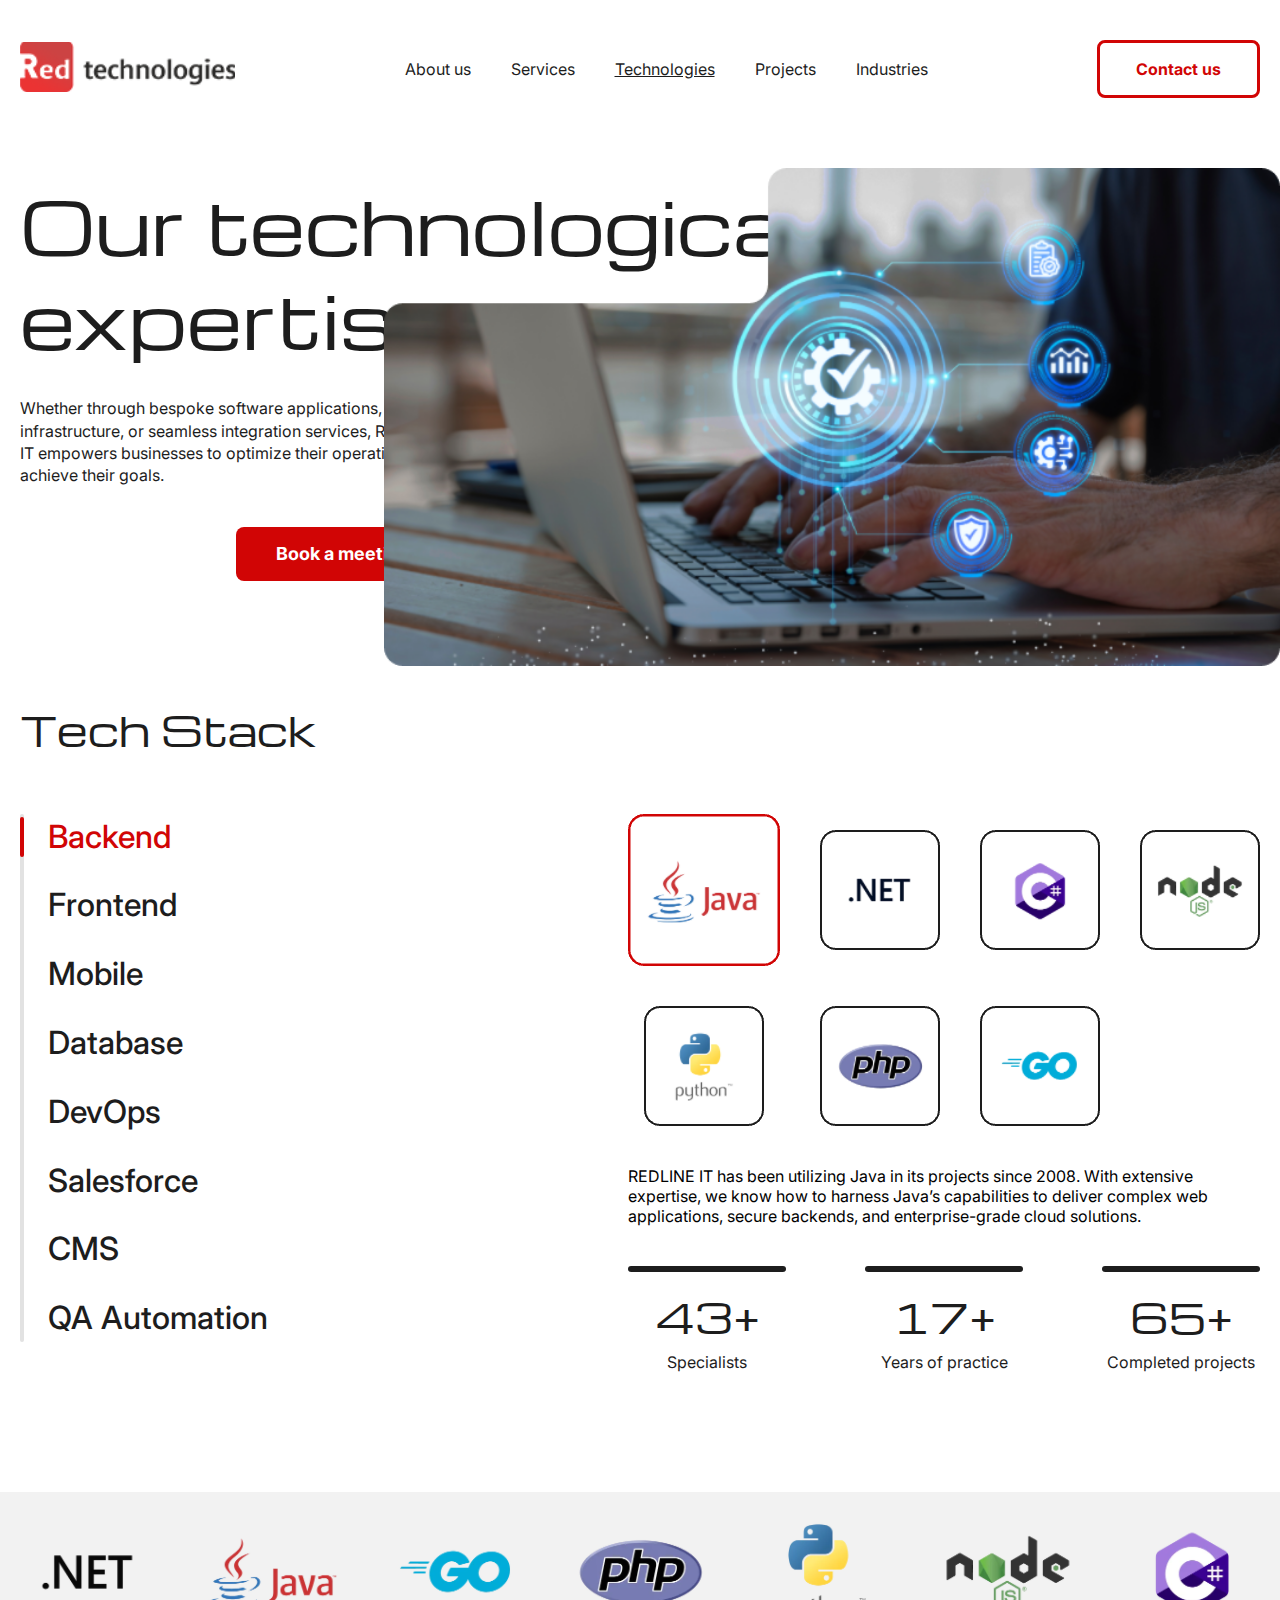
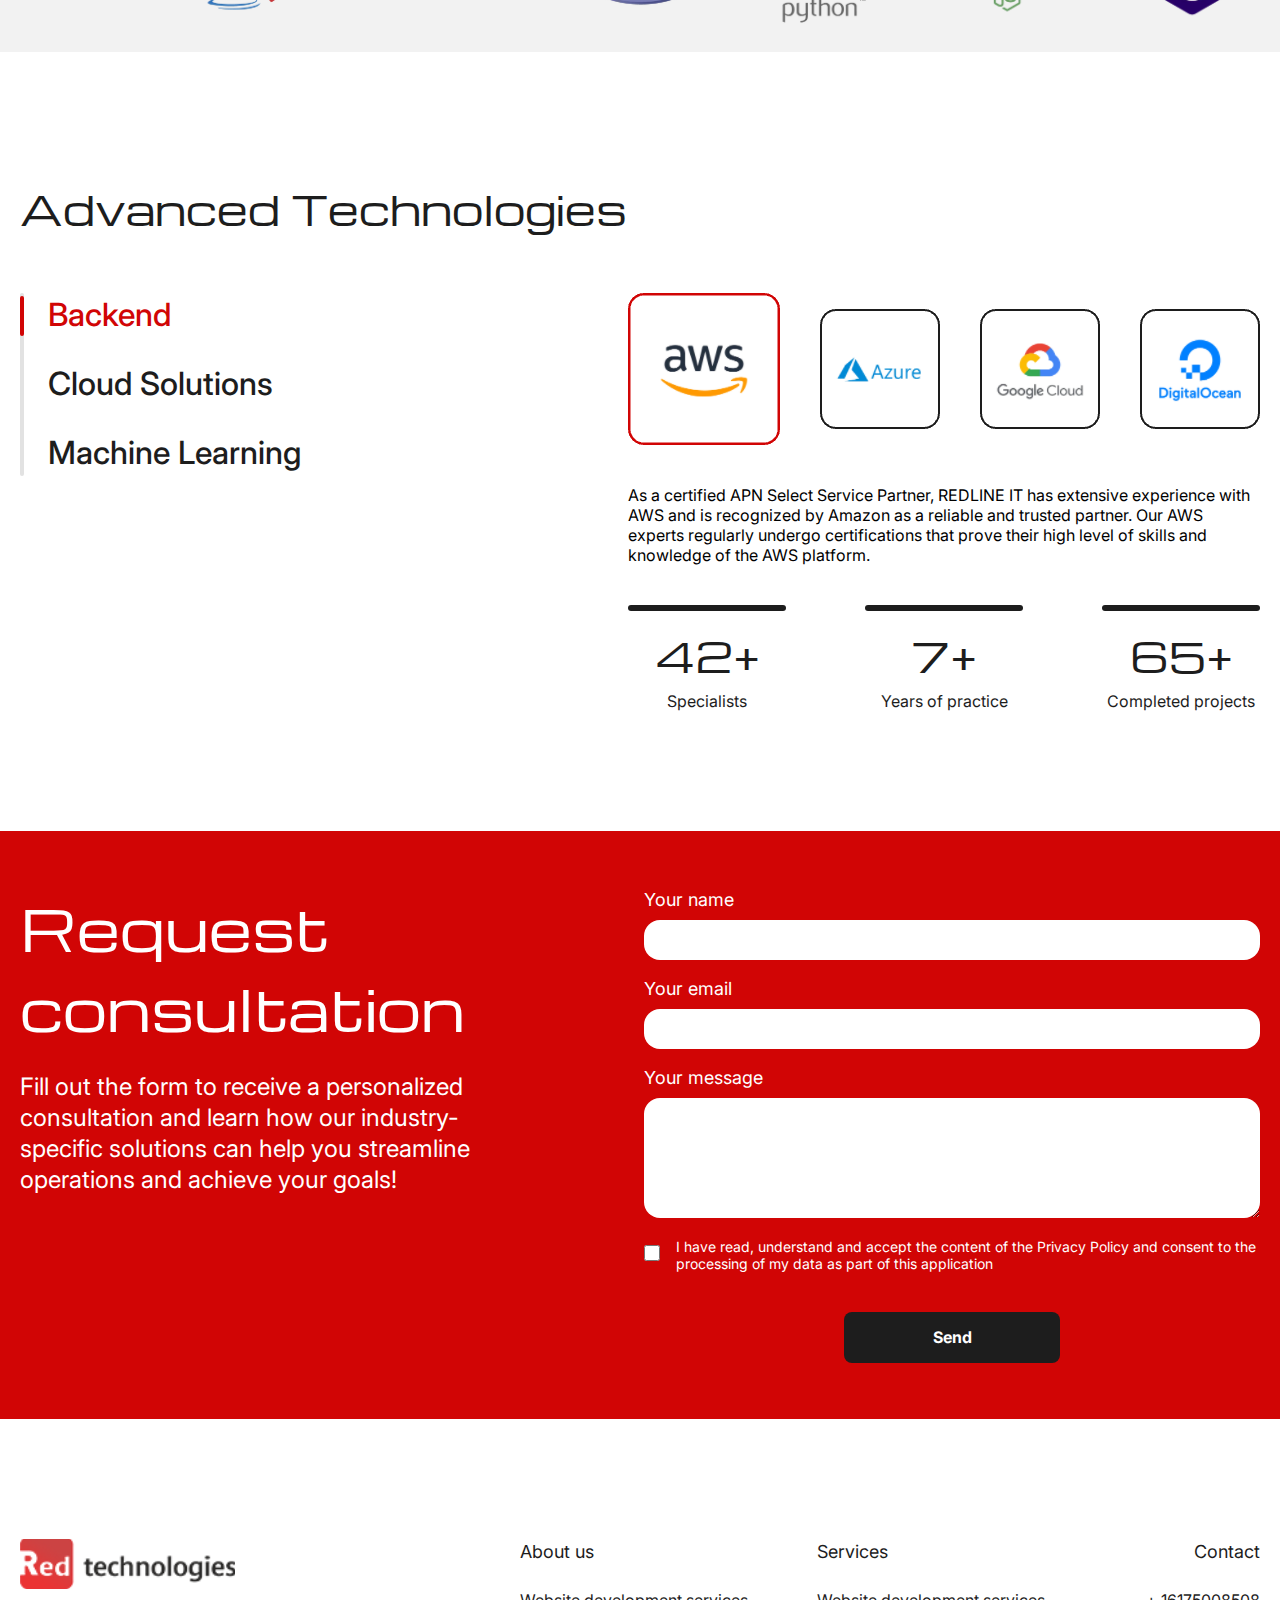
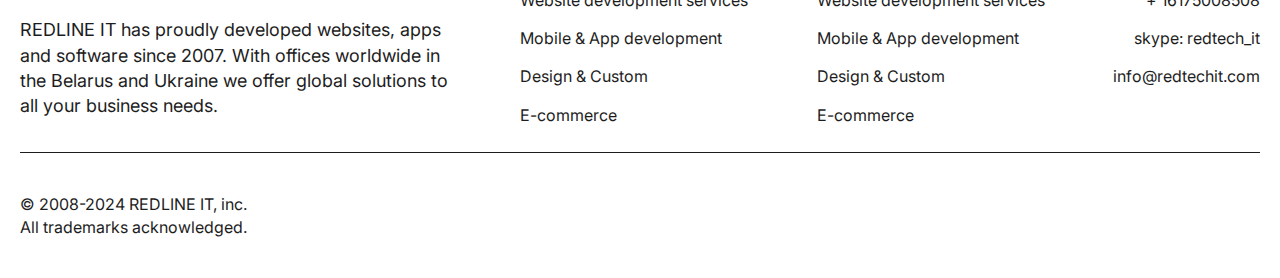
<file: technologies.html>
<!DOCTYPE html>
<html lang="en">
  <head>
    <meta charset="UTF-8" />
    <meta name="viewport" content="width=device-width, initial-scale=1.0" />
    <title>Technologies | Red Technologies</title>
    <link rel="stylesheet" href="./styles/style.css" />
  </head>
  <body>
    <nav>
      <div class="nav_wrapper container">
        <a href="./index.html">
          <img src="./assets/logo.png" alt="" />
        </a>
        <div class="nav_menu">
          <a href="./about.html"><p>About us</p></a>
          <a href="./services.html"><p>Services</p></a>
          <a class="nav_menu_active" href="./technologies.html"
            ><p>Technologies</p></a
          >
          <a href="./project.html"><p>Projects</p></a>
          <a href="./industries.html"><p>Industries</p></a>
        </div>
        <img src="./assets/menu.jpg" class="menu" onclick="toggleMenu()" />
        <a href="./contact-us.html"
          ><button class="line_btn">Contact us</button></a
        >
      </div>
      <!--  -->
      <div class="mob_nav">
        <div class="mob_nav_exit">
          <img src="./assets/reject.png" alt="" onclick="toggleMenu()" />
        </div>
        <div class="nav_menu">
          <a href="./about.html"><p>About us</p></a>
          <a href="./services.html"><p>Services</p></a>
          <a class="nav_menu_active" href="./technologies.html"
            ><p>Technologies</p></a
          >
          <a href="./project.html"><p>Projects</p></a>
          <a href="./industries.html"><p>Industries</p></a>
          <a href="./contact-us.html"
            ><button class="line_btn">Contact us</button></a
          >
        </div>
      </div>
      <script>
        function toggleMenu() {
          document
            .querySelector(".mob_nav")
            .classList.toggle("visible_mob_nav");
        }
      </script>
      <!--  -->
    </nav>
    <div class="about_header tech container">
      <div class="about_header_left">
        <h1>
          Our technological <br />
          expertise
        </h1>

        <p>
          Whether through bespoke software applications, IT infrastructure, or
          seamless integration services, REDLINE IT empowers businesses to
          optimize their operations and achieve their goals.
        </p>
        <div class="tech_header_btn">
          <button class="red_btn">Book a meeting</button>
        </div>
      </div>
      <img src="./assets/images/techn.png" alt="" />
    </div>
    <div class="navigation_block container">
      <div class="block_title">
        <h2>Tech Stack</h2>
      </div>
      <div class="navigation_block_wrapper tech1">
        <div class="navigation_menu_wrapper">
          <div class="navigation_menu_overflow"></div>
          <div class="navigation_menu tabs_list">
            <div
              class="navigation_menu_item navigation_menu_item_active"
              data-id="menu1"
            >
              <div class="navigation_menu_item_line"></div>
              <p>Backend</p>
            </div>
            <div class="navigation_menu_item" data-id="menu1">
              <div class="navigation_menu_item_line"></div>

              <p>Frontend</p>
            </div>
            <div class="navigation_menu_item" data-id="menu1">
              <div class="navigation_menu_item_line"></div>

              <p>Mobile</p>
            </div>
            <div class="navigation_menu_item" data-id="menu1">
              <div class="navigation_menu_item_line"></div>

              <p>Database</p>
            </div>

            <div class="navigation_menu_item" data-id="menu1">
              <div class="navigation_menu_item_line"></div>

              <p>DevOps</p>
            </div>
            <div class="navigation_menu_item" data-id="menu1">
              <div class="navigation_menu_item_line"></div>

              <p>Salesforce</p>
            </div>
            <div class="navigation_menu_item" data-id="menu1">
              <div class="navigation_menu_item_line"></div>

              <p>CMS</p>
            </div>
            <div class="navigation_menu_item" data-id="menu1">
              <div class="navigation_menu_item_line"></div>

              <p>QA Automation</p>
            </div>
          </div>
        </div>
        <div class="navigation_block_content">
          <div
            class="navigation_block_content_item navigation_menu_item_active"
            id="menu1"
          >
            <div class="techs_list">
              <div>
                <img src="./assets/icons/techs/1.png" alt="" />
              </div>
              <div>
                <img src="./assets/icons/techs/2.png" alt="" />
              </div>
              <div>
                <img src="./assets/icons/techs/3.png" alt="" />
              </div>
              <div>
                <img src="./assets/icons/techs/4.png" alt="" />
              </div>
              <div>
                <img src="./assets/icons/techs/5.png" alt="" />
              </div>
              <div>
                <img src="./assets/icons/techs/6.png" alt="" />
              </div>
              <div>
                <img src="./assets/icons/techs/7.png" alt="" />
              </div>
            </div>
            <p>
              REDLINE IT has been utilizing Java in its projects since 2008.
              With extensive expertise, we know how to harness Java’s
              capabilities to deliver complex web applications, secure backends,
              and enterprise-grade cloud solutions.
            </p>
            <div class="tech_stats">
              <div class="header_stat">
                <div class="header_stat_line"></div>
                <p>43+</p>
                <span>Specialists</span>
              </div>
              <div class="header_stat">
                <div class="header_stat_line"></div>
                <p>17+</p>
                <span>Years of practice</span>
              </div>
              <div class="header_stat">
                <div class="header_stat_line"></div>
                <p>65+</p>
                <span>Completed projects </span>
              </div>
            </div>
          </div>
        </div>
      </div>
    </div>
    <div class="tech_car">
      <img src="./assets/icons/tech-list/1.png" alt="" />
      <img src="./assets/icons/tech-list/2.png" alt="" />
      <img src="./assets/icons/tech-list/3.png" alt="" />
      <img src="./assets/icons/tech-list/4.png" alt="" />
      <img src="./assets/icons/tech-list/5.png" alt="" />
      <img src="./assets/icons/tech-list/6.png" alt="" />
      <img src="./assets/icons/tech-list/7.png" alt="" />
    </div>
    <div class="navigation_block container adv_tech">
      <div class="block_title">
        <h2>Advanced Technologies</h2>
      </div>
      <div class="navigation_block_wrapper">
        <div class="navigation_menu_wrapper">
          <div class="navigation_menu_overflow"></div>
          <div class="navigation_menu tabs_list">
            <div
              class="navigation_menu_item navigation_menu_item_active"
              data-id="menu11"
            >
              <div class="navigation_menu_item_line"></div>
              <p>Backend</p>
            </div>
            <div class="navigation_menu_item" data-id="menu11">
              <div class="navigation_menu_item_line"></div>

              <p>Cloud Solutions</p>
            </div>
            <div class="navigation_menu_item" data-id="menu11">
              <div class="navigation_menu_item_line"></div>

              <p>Machine Learning</p>
            </div>
          </div>
        </div>
        <div class="navigation_block_content">
          <div
            class="navigation_block_content_item navigation_menu_item_active"
            id="menu11"
          >
            <div class="techs_list">
              <div>
                <img src="./assets/icons/techs/8.png" alt="" />
              </div>
              <div>
                <img src="./assets/icons/techs/9.png" alt="" />
              </div>
              <div>
                <img src="./assets/icons/techs/10.png" alt="" />
              </div>
              <div>
                <img src="./assets/icons/techs/11.png" alt="" />
              </div>
            </div>
            <p>
              As a certified APN Select Service Partner, REDLINE IT has
              extensive experience with AWS and is recognized by Amazon as a
              reliable and trusted partner. Our AWS experts regularly undergo
              certifications that prove their high level of skills and knowledge
              of the AWS platform.
            </p>
            <div class="tech_stats">
              <div class="header_stat">
                <div class="header_stat_line"></div>
                <p>42+</p>
                <span>Specialists</span>
              </div>
              <div class="header_stat">
                <div class="header_stat_line"></div>
                <p>7+</p>
                <span>Years of practice</span>
              </div>
              <div class="header_stat">
                <div class="header_stat_line"></div>
                <p>65+</p>
                <span>Completed projects </span>
              </div>
            </div>
          </div>
        </div>
      </div>
    </div>

    <div class="contact_block_wrapper">
      <div class="contact_block container">
        <div class="contact_block_left">
          <h3>Request consultation</h3>
          <p>
            Fill out the form to receive a personalized consultation and learn
            how our industry-specific solutions can help you streamline
            operations and achieve your goals!
          </p>
        </div>
        <div class="contact_block_right">
          <div class="contact_input">
            <p>Your name</p>
            <input type="text" name="" id="" />
          </div>
          <div class="contact_input">
            <p>Your email</p>
            <input type="text" name="" id="" />
          </div>
          <div class="contact_input">
            <p>Your message</p>
            <textarea name="" id="" cols="30" rows="10"></textarea>
          </div>
          <div class="form_privacy">
            <div><input type="checkbox" name="" id="" /></div>
            <p>
              I have read, understand and accept the content of the Privacy
              Policy and consent to the processing of my data as part of this
              application
            </p>
          </div>
          <div class="form_send">
            <button class="black_btn">Send</button>
          </div>
        </div>
      </div>
    </div>

    <footer>
      <div class="footer_wrapper container">
        <div class="footer_wrapper_top">
          <div class="footer_wrapper_top_desc">
            <a href="./index.html">
              <img src="./assets/logo.png" alt="" />
            </a>
            <h4>
              REDLINE IT has proudly developed websites, apps and software since
              2007. With offices worldwide in the Belarus and Ukraine we offer
              global solutions to all your business needs.
            </h4>
          </div>
          <div class="footer_menu">
            <h4>About us</h4>
            <a href="#"><p>Website development services</p></a>
            <a href="#"><p>Mobile & App development</p></a>
            <a href="#"><p>Design & Custom</p></a>
            <a href="#"><p>E-commerce</p></a>
          </div>
          <div class="footer_menu">
            <h4>Services</h4>
            <a href="#"><p>Website development services</p></a>
            <a href="#"><p>Mobile & App development</p></a>
            <a href="#"><p>Design & Custom</p></a>
            <a href="#"><p>E-commerce</p></a>
          </div>
          <div class="footer_menu footer_contact">
            <h4>Contact</h4>
            <a href="tel:+ 16175008508"><p>+ 16175008508</p></a>
            <a href="#"><p>skype: redtech_it</p></a>
            <a href="mailto:info@redtechit.com"><p>info@redtechit.com</p></a>
          </div>
        </div>
        <div class="footer_copyright">
          <p>
            © 2008-2024 REDLINE IT, inc. <br />
            All trademarks acknowledged.
          </p>
        </div>
      </div>
    </footer>
    <script src="./scripts/main.js"></script>
  </body>
</html>
</file>
<file: styles/style.css>
@import url("https://fonts.googleapis.com/css2?family=Inter:ital,opsz,wght@0,14..32,100..900;1,14..32,100..900&display=swap");
@import url("https://fonts.googleapis.com/css2?family=Michroma&display=swap");

* {
  margin: 0;
  padding: 0;
  box-sizing: border-box;
}

body {
  font-family: "Inter", sans-serif;
}

.container {
  width: 100%;
  max-width: 1280px;
  margin: 0 auto;
}
a {
  text-decoration: none;
}

button {
  background: transparent;
  border: none;
  cursor: pointer;
}
input,
textarea {
  outline: none;
  border: none;
}
.nav_wrapper {
  display: flex;
  align-items: center;
  justify-content: space-between;
  padding: 40px 0 0;
}
.nav_menu {
  display: flex;
  align-items: center;
  gap: 40px;
}
.nav_menu p {
  /* Text_body */
  color: rgb(29, 29, 29);
  font-family: Inter;
  font-size: 16px;
  font-weight: 400;
  line-height: 140%;
  letter-spacing: 0%;
  text-align: left;
}
.nav_menu p:hover {
  text-decoration: underline;
}

.line_btn {
  padding: 16px 36px;
  box-sizing: border-box;
  /* Primary */
  border: 3px solid rgb(209, 5, 5);
  border-radius: 8px;
  color: rgb(209, 5, 5);
  font-family: Inter;
  font-size: 16px;
  font-weight: 700;
  line-height: 20px;
  letter-spacing: 0%;
  text-align: left;
}

.main_titile h1 {
  /* H1 */
  color: rgb(29, 29, 29);
  font-family: Michroma;
  font-size: 72px;
  font-weight: 400;
  line-height: 102px;
  letter-spacing: 0%;
  text-align: left;
}
header {
  padding-top: 80px;
}

.book_meeting_circle {
  width: 180px;
  height: 180px; /* Primary */
  background: rgb(209, 5, 5);
  border-radius: 50%;
  display: flex;
  align-items: center;
  justify-content: center;
}

.book_meeting_circle p {
  /* Text_Button */
  color: rgb(255, 255, 255);
  font-family: Inter;
  font-size: 18px;
  font-weight: 700;
  line-height: 22px;
  letter-spacing: 0%;
  text-align: left;
}

.book_meetig_text p {
  color: rgb(29, 29, 29);
  font-family: Inter;
  font-size: 22px;
  font-weight: 400;
  line-height: 27px;
  letter-spacing: 0%;
  text-align: left;
}

.book_meeting {
  display: flex;
  align-items: center;
  justify-content: flex-end;
  gap: 110px;
  margin-top: -70px;
}
.header_stats {
  display: flex;
  align-items: start;
  justify-content: space-between;
  gap: 53px;
}
.header_stat {
  width: 25%;
  display: flex;
  flex-direction: column;
  align-items: center;
}
.header_stat_line {
  border-radius: 6px;
  height: 6px;
  width: 100%;
  /* Secondary */
  background: rgb(29, 29, 29);
  margin-bottom: 32px;
}

.header_stat p {
  /* H2 */
  color: rgb(29, 29, 29);
  font-family: Michroma;
  font-size: 56px;
  font-weight: 400;
  line-height: 80px;
  letter-spacing: 0%;
  text-align: center;
  margin-bottom: 16px;
}
.header_stat span {
  color: rgb(29, 29, 29);
  font-family: Inter;
  font-size: 16px;
  font-weight: 400;
  line-height: 19px;
  letter-spacing: 0%;
  text-align: center;
}

.header_stats {
  margin: 120px 0;
}
.block_title h2 {
  /* Title 1 */
  color: rgb(29, 29, 29);
  font-family: Michroma;
  font-size: 40px;
  font-weight: 400;
  line-height: 57px;
  letter-spacing: 0%;
  text-align: left;
  margin-bottom: 56px;
}
.navigation_menu_wrapper {
  display: flex;
  align-items: center;
}
.navigation_menu_item p {
  /* Title 2 */
  color: rgb(29, 29, 29);
  font-family: Inter;
  font-size: 32px;
  font-weight: 500;
  line-height: 140%;
  letter-spacing: 0%;
  text-align: left;
}
.navigation_menu_item {
  margin-bottom: 24px;
  cursor: pointer;

  display: flex;
  align-items: center;
  gap: 24px;
  margin-left: -4px;
}
.navigation_menu .navigation_menu_item:last-child {
  margin-bottom: 0;
}

.navigation_menu_overflow {
  border-radius: 2px;
  width: 4px;
  height: 252px;
  background: rgb(182, 182, 182, 0.4);
}
.navigation_menu_item_line {
  border-radius: 2px;

  /* Primary */
  height: 40px;
  width: 4px;
  background: rgb(209, 5, 5);
  visibility: hidden;
}

.navigation_menu_wrapper .navigation_menu_item_active p {
  color: rgb(209, 5, 5) !important;
}
.navigation_menu_wrapper
  .navigation_menu_item_active
  .navigation_menu_item_line {
  visibility: visible;
}

.navigation_block_wrapper {
  display: flex;
  align-items: start;
  justify-content: space-between;
}
.navigation_block_content {
  max-width: 632px;
  width: 100%;
}
.red_btn {
  padding: 16px 40px;
  border-radius: 8px;
  color: rgb(255, 255, 255);
  font-family: Inter;
  font-size: 18px;
  font-weight: 700;
  line-height: 22px;
  letter-spacing: 0%;
  text-align: center;
  background: rgb(209, 5, 5);
}

.navigation_block_content_item p {
  margin-bottom: 40px;
}
.navigation_block_content_item {
  display: none;
}
.navigation_block_content .navigation_menu_item_active {
  display: block;
}

.navigation_block {
  padding-bottom: 120px;
}

.companies_carousel {
  width: 100%;

  /* Neutrl_Dark */
}
.companies_carousel {
  display: flex;
  align-items: center;
  gap: 120px;
}
.companies_carousel_wrapper {
  background: rgb(182, 182, 182);
  width: 100%;
  overflow: hidden;
  padding: 40px;
  overflow: auto;
}
.portfolio_carousel_wrapper {
  padding: 120px 0;
}

.companies_carousel_wrapper::-webkit-scrollbar {
  display: none;
}

.block_item {
  width: 100%;
  height: 600px;
  border-radius: 16px;
  background-size: cover;
  padding: 56px;
  display: flex;
  flex-direction: column;
  align-items: start;
  justify-content: space-between;
}

.block_item1 {
  background: url(../assets/images/block1.png);
}

.block_item_text p {
  /* Title 2 */
  color: rgb(29, 29, 29);
  font-family: Inter;
  font-size: 32px;
  font-weight: 500;
  line-height: 140%;
  letter-spacing: 0%;
  text-align: left;
  margin-bottom: 16px;
}
.block_item_text div {
  display: flex;
  align-items: center;
  gap: 24px;
}
.block_item_text span {
  /* Text_body */
  color: rgb(29, 29, 29);
  font-family: Inter;
  font-size: 16px;
  font-weight: 400;
  line-height: 140%;
  letter-spacing: 0%;
  text-align: left;
}

.block_item_btn {
  display: flex;
  align-items: center;
  justify-content: flex-end;
  width: 100%;
}
.black_btn {
  padding: 16px 36px;
  border-radius: 8px;
  color: rgb(255, 255, 255);
  font-family: Inter;
  font-size: 16px;
  font-weight: 700;
  line-height: 19px;
  letter-spacing: 0%;
  text-align: left;
  display: flex;
  align-items: center;
  gap: 10px;
  background: rgb(29, 29, 29);
}
.portfolio_carousel_wrapper {
  overflow: hidden;
}
.swiper-pagination {
  position: static !important;
  margin-top: 40px;
}
.swiper-pagination-bullet {
  width: 56px !important;
  height: 8px !important;
  border-radius: 16px !important;
  background: rgba(182, 182, 182, 0.3) !important;
  cursor: pointer;
}

.swiper-pagination-bullet-active {
  background: rgb(209, 5, 5) !important;
  width: 120px !important;
}
.contact_block_wrapper {
  position: relative;
  padding: 56px 0;
  background: rgb(209, 5, 5);
}

.contact_block {
  display: flex;
  align-items: start;
  gap: 120px;
}

.contact_block_left {
  width: 45%;
}
.contact_block_left h3 {
  /* H2 */
  color: rgb(255, 255, 255);
  font-family: Michroma;
  font-size: 56px;
  font-weight: 400;
  line-height: 80px;
  letter-spacing: 0%;
  text-align: left;
  margin-bottom: 24px;
}
.contact_block_left p {
  /* Subtitle */
  color: rgb(255, 255, 255);
  font-family: Inter;
  font-size: 24px;
  font-weight: 400;
  line-height: 130%;
  letter-spacing: 0%;
  text-align: left;
}
.contact_block_left img {
  position: absolute;
  right: -100px;
}
.contact_block_right {
  width: 55%;
}
.contact_input p {
  /* Text_big */
  color: rgb(255, 255, 255);
  font-family: Inter;
  font-size: 18px;
  font-weight: 400;
  line-height: 140%;
  letter-spacing: 0%;
  text-align: left;
  margin-bottom: 8px;
}

.contact_input input {
  border-radius: 16px;
  height: 40px;
  text-indent: 18px;
  width: 100%;
  background: rgb(255, 255, 255);
  /* Text_big */
  color: #000;
  font-family: Inter;
  font-size: 18px;
  font-weight: 400;
  line-height: 140%;
  letter-spacing: 0%;
  text-align: left;
  margin-bottom: 16px;
}

.contact_input textarea {
  border-radius: 16px;
  height: 120px;
  padding: 18px;
  background: rgb(255, 255, 255);
  width: 100%;
  color: #000;
  font-family: Inter;
  font-size: 18px;
  font-weight: 400;
  line-height: 140%;
  letter-spacing: 0%;
  text-align: left;
}

.form_privacy {
  display: flex;
  align-items: center;
  gap: 16px;
  margin: 16px 0 40px;
}
.form_privacy input {
  cursor: pointer;
  width: 16px;
  height: 16px;
}
.form_privacy p {
  /* Text_Small */
  color: rgb(255, 255, 255);
  font-family: Inter;
  font-size: 14px;
  font-weight: 400;
  line-height: 17px;
  letter-spacing: 0%;
  text-align: left;
}
.contact_block_left {
  position: relative;
}
.form_send {
  display: flex;
  align-items: center;
  justify-content: center;
}

.form_send .black_btn {
  width: 216px;
  text-align: center;
  display: flex;
  align-items: center;
  justify-content: center;
}

footer {
  padding: 120px 0 40px;
}
.footer_wrapper_top_desc {
  max-width: 432px;
  width: 100%;
}
.footer_wrapper_top h4 {
  /* Text_big */
  color: rgb(29, 29, 29);
  font-family: Inter;
  font-size: 18px;
  font-weight: 400;
  line-height: 140%;
  letter-spacing: 0%;
  text-align: left;
}

.footer_wrapper_top_desc h4 {
  margin-top: 24px;
}
.footer_menu h4 {
  margin-bottom: 24px;
}
.footer_wrapper_top {
  display: flex;
  align-items: start;
  justify-content: space-between;
}
.footer_menu p {
  /* Text_body */
  color: rgb(29, 29, 29);
  font-family: Inter;
  font-size: 16px;
  font-weight: 400;
  line-height: 140%;
  letter-spacing: 0%;
  text-align: left;
  margin-bottom: 16px;
}
.footer_contact h4,
.footer_contact p {
  text-align: right;
}
.footer_wrapper_top a:hover p {
  text-decoration: underline;
}
.footer_wrapper_top {
  padding-bottom: 10px;
  border-bottom: 1px solid rgb(29, 29, 29);
}
.footer_copyright p {
  /* Text_body */
  color: rgb(29, 29, 29);
  font-family: Inter;
  font-size: 16px;
  font-weight: 400;
  line-height: 140%;
  letter-spacing: 0%;
  text-align: left;
  padding-top: 40px;
}

.nav_menu_active p {
  text-decoration: underline;
}

/* about */
.about_header {
  padding: 80px 0 120px;
}
.about_header_left h1 {
  /* H1 */
  color: rgb(29, 29, 29);
  font-family: Michroma;
  font-size: 72px;
  font-weight: 400;
  line-height: 130%;
  letter-spacing: 0%;
  text-align: left;
}
.about_header_left h1 span {
  /* H1 */
  color: rgb(209, 5, 5);
  font-family: Michroma;
  font-size: 72px;
  font-weight: 400;
  line-height: 130%;
  letter-spacing: 0%;
  text-align: left;
}
.about_header_left h2 {
  /* Title 1 */
  color: rgb(29, 29, 29);
  font-family: Michroma;
  font-size: 40px;
  font-weight: 400;
  line-height: 100%;
  letter-spacing: 0%;
  text-align: left;
}

.about_header_left p {
  /* Text_body */
  color: rgb(29, 29, 29);
  font-family: Inter;
  font-size: 16px;
  font-weight: 400;
  line-height: 140%;
  letter-spacing: 0%;
  text-align: left;
  margin-top: 32px;
  max-width: 324px;
}
.about_header {
  display: flex;
  align-items: center;
  justify-content: space-between;
}
.about_header_left {
  max-width: 587px;
  width: 100%;
}
.about_header {
  position: relative;
}
.about_header img {
  position: absolute;
  right: 0;
}
.facts_block_item {
  padding-left: 16px;
}
.facts_block_item_line {
  height: 200px;
  width: 6px;
  border-radius: 6px;

  /* Primary */
  background: rgb(209, 5, 5);
}

.facts_block_item_wrapper {
  display: flex;
  align-items: start;
}
.facts_block_item h3 {
  /* H2 */
  color: rgb(209, 5, 5);
  font-family: Michroma;
  font-size: 56px;
  font-weight: 400;
  line-height: 80px;
  letter-spacing: 0%;
  text-align: left;
}
.facts_block_item p {
  margin: 4px 0 16px;
  /* Subtitle */
  color: rgb(29, 29, 29);
  font-family: Inter;
  font-size: 24px;
  font-weight: 400;
  line-height: 130%;
  letter-spacing: 0%;
  text-align: left;
}

.facts_block_list {
  display: grid;
  grid-template-columns: repeat(3, 1fr);
  gap: 60px 16px;
}
.facts_block {
  padding-bottom: 120px;
}
.about_car_card {
  border-radius: 16px;
  padding: 32px;
  width: 524px;
  height: 306px;
  background: rgb(242, 242, 242);
}
.about_car_card h4 {
  color: rgb(29, 29, 29);
  font-family: Michroma;
  font-size: 24px;
  font-weight: 400;
  line-height: 34px;
  letter-spacing: 0%;
  text-align: left;
  margin-bottom: 8px;
}
.about_car_card p {
  /* Text_body */
  color: rgb(29, 29, 29);
  font-family: Inter;
  font-size: 16px;
  font-weight: 400;
  line-height: 140%;
  letter-spacing: 0%;
  text-align: left;
}
.about_car_card p:nth-child(2) {
  margin-bottom: 24px;
}

.services_header {
  padding: 80px 0 170px;
}

.services_header {
  display: flex;
  align-items: start;
  justify-content: space-between;
  position: relative;
}

.services_header_text p {
  /* Text_big */
  color: rgb(29, 29, 29);
  font-family: Inter;
  font-size: 18px;
  font-weight: 400;
  line-height: 140%;
  letter-spacing: 0%;
  text-align: left;
  max-width: 528px;
  width: 100%;
}
.services_header_text h1 {
  /* H1 */
  color: rgb(29, 29, 29);
  font-family: Michroma;
  font-size: 72px;
  font-weight: 400;
  line-height: 102px;
  letter-spacing: 0%;
  text-align: right;
  margin-top: 16px;
}
.services_header .book_meeting_circle {
  width: 220px;
  height: 220px;
  position: absolute;
  bottom: 124px;
  left: 50%;
  margin-left: -110px;
}
.services_header_text {
  display: flex;
  align-items: flex-end;
  justify-content: flex-end;
  flex-direction: column;
}
.services_list_item {
  padding: 55px 0 40px;
  display: flex;
  align-items: center;
  justify-content: space-between;
  border-bottom: 2px solid rgb(29, 29, 29);
}
.services_list_item_left {
  display: flex;
  align-items: center;
  gap: 16px;
  max-width: 612px;
  width: 100%;
}
.services_list_item_left div {
  border-radius: 6px;
  width: 4px;
  height: 114px;
  background: rgb(29, 29, 29);
}

.services_list_item_left p {
  /* Title 1 */
  color: rgb(29, 29, 29);
  font-family: Michroma;
  font-size: 40px;
  font-weight: 400;
  line-height: 57px;
  letter-spacing: 0%;
  text-align: left;
}

.services_list_item_right {
  max-width: 524px;
  width: 100%;
}
.services_list_item_right p {
  /* Text_big */
  color: rgb(29, 29, 29);
  font-family: Inter;
  font-size: 18px;
  font-weight: 400;
  line-height: 140%;
  letter-spacing: 0%;
  text-align: left;
  margin-bottom: 16px;
}
.services_list_item_right ul {
  padding-left: 20px;
}
.services_list_item_right ul li {
  /* Text_big */
  color: rgb(29, 29, 29);
  font-family: Inter;
  font-size: 18px;
  font-weight: 400;
  line-height: 140%;
  letter-spacing: 0%;
  text-align: left;
}
.services_list_item:first-child {
  padding-top: 0;
}
.dev_processeess {
  padding-top: 125px;
  padding-bottom: 116px;
}

.serv_packages_wrapper {
  position: relative;
  padding-bottom: 120px;
  max-width: 1920px;
  margin: 0 auto;
}
.serv_packages_left {
  width: 45%;
}
.serv_packages_right {
  width: 50%;
}
.serv_packages {
  display: flex;
  align-items: center;
  gap: 32px;
}
.serv_packages_left img {
  position: absolute;
  left: 0;
  width: 45%;
}
.serv_packages_list_item {
  display: flex;
  align-items: start;
  gap: 16px;
  margin-bottom: 32px;
}
.serv_packages_list_item p {
  /* Title 2 */
  color: rgb(29, 29, 29);
  font-family: Inter;
  font-size: 32px;
  font-weight: 500;
  line-height: 140%;
  letter-spacing: 0%;
  text-align: left;
  margin-bottom: 16px;
}

.serv_packages_left img {
  top: 20px;
}
.tech .about_header_left {
  max-width: 100%;
}
.tech .about_header_left p {
  max-width: 432px;
}
.tech img {
  top: 70px;
}
.tech_header_btn {
  padding-left: 216px;
  margin-top: 40px;
}
.tech1 .navigation_menu_overflow {
  height: 528px;
}
.tech_stats {
  display: flex;
  align-items: start;
  justify-content: space-between;
}
.tech_stats .navigation_block_content_item p {
  margin-bottom: 24px;
}
.tech_stats p {
  /* Title 1 */
  color: rgb(29, 29, 29);
  font-family: Michroma;
  font-size: 40px;
  font-weight: 400;
  line-height: 57px;
  letter-spacing: 0%;
  text-align: center;
  margin-bottom: 8px;
}
.tech_stats span {
  color: rgb(29, 29, 29);
  font-family: Inter;
  font-size: 16px;
  font-weight: 400;
  line-height: 19px;
  letter-spacing: 0%;
  text-align: center;
}
.tech_stats .header_stat_line {
  margin-bottom: 16px;
}
.techs_list {
  display: grid;
  grid-template-columns: repeat(4, 1fr);
  gap: 40px;
  margin-bottom: 40px;
}
.techs_list div {
  display: flex;
  align-items: center;
  justify-content: center;
}
.tech_car {
  display: flex;
  align-items: center;
  justify-content: space-between;
  flex-wrap: wrap;
  padding: 20px 0;
  /* Neutral_Light */
  background: rgb(242, 242, 242);
}
.adv_tech {
  padding-top: 128px;
}
.adv_tech .navigation_menu_overflow {
  height: 183px;
}

/* contacts */
.contacts_line {
  width: 100%;
  height: 1px;
  background: rgb(209, 5, 5);
  margin-top: 80px;
}

.contacts_header_wrapper {
  display: flex;
  align-items: start;
  justify-content: space-between;
  gap: 92px;
  margin-top: 50px;
}
.contacts_header_left {
  width: 50%;
}
.contacts_header_left p {
  /* Text_big */
  color: rgb(29, 29, 29);
  font-family: Inter;
  font-size: 18px;
  font-weight: 400;
  line-height: 140%;
  letter-spacing: 0%;
  text-align: left;
  margin-bottom: 32px;
}
.contacts_header_left img {
  width: 100%;
}
.contacts_header_left h4 {
  margin: 24px 0 8px;
  /* Subtitle 2 */
  color: rgb(0, 0, 0);
  font-family: Michroma;
  font-size: 24px;
  font-weight: 400;
  line-height: 140%;
  letter-spacing: 0%;
  text-align: left;
}
.contacts_header_right {
  width: 50%;
  box-sizing: border-box;
  /* Secondary */
  border: 2px solid rgb(29, 29, 29);
  border-radius: 16px;
  padding: 40px 80px;
  background: rgb(255, 255, 255);
}
.contacts_input p {
  margin-bottom: 8px;
  /* Text_body */
  color: rgb(29, 29, 29);
  font-family: Inter;
  font-size: 16px;
  font-weight: 400;
  line-height: 140%;
  letter-spacing: 0%;
  text-align: left;
}
.contacts_input input,
.contacts_input textarea {
  box-sizing: border-box;
  /* Secondary */
  border: 2px solid rgb(29, 29, 29);
  border-radius: 8px;
  height: 40px;
  text-indent: 18px;
  /* Text_body */
  color: #000;
  font-family: Inter;
  font-size: 16px;
  font-weight: 400;
  line-height: 140%;
  letter-spacing: 0%;
  text-align: left;
  background: rgb(255, 255, 255);
  width: 100%;
}

.contacts_input {
  margin-bottom: 16px;
}
.contacts_input textarea {
  padding: 4px;
  padding-left: 0;
  height: 120px;
}
.atach {
  display: flex;
  align-items: start;
  gap: 8px;
  cursor: pointer;
  margin-bottom: 40px;
}
.div {
  display: flex;
  align-items: center;
  justify-content: center;
}
.contacts_header {
  padding-bottom: 120px;
}
.offices_list {
  display: flex;
  align-items: center;
  justify-content: space-between;
}
.office_item {
  width: 50%;
  display: flex;
  align-items: start;
  gap: 16px;
}
.office_item p {
  /* Subtitle 2 */
  color: rgb(0, 0, 0);
  font-family: Michroma;
  font-size: 24px;
  font-weight: 400;
  line-height: 140%;
  letter-spacing: 0%;
  text-align: left;
  margin-bottom: 8px;
}
.office_item span {
  /* Text_big */
  color: rgb(0, 0, 0);
  font-family: Inter;
  font-size: 18px;
  font-weight: 400;
  line-height: 140%;
  letter-spacing: 0%;
  text-align: left;
}

.ind_header {
  position: relative;
}
.ind_header p {
  /* Text_big */
  color: rgb(29, 29, 29);
  font-family: Inter;
  font-size: 18px;
  font-weight: 400;
  line-height: 140%;
  letter-spacing: 0%;
  text-align: left;
  max-width: 740px;
  position: absolute;
  right: 0;
  top: 140px;
}
.ind_header {
  padding-bottom: 120px;
}
.ind_drop_item {
  display: flex;
  align-items: center;
  justify-content: space-between;
}
.ind_drop_item_icon {
  width: 33%;
}
.ind_drop_item_desc {
  width: 66%;
}
.ind_drop_item_desc_title {
  display: flex;
  align-self: center;
  justify-content: space-between;
}
.ind_drop_item h4 {
  /* Subtitle 2 */
  color: rgb(29, 29, 29);
  font-family: Michroma;
  font-size: 24px;
  font-weight: 400;
  line-height: 140%;
  letter-spacing: 0%;
  text-align: left;
}
.ind_drop_item_desc_title svg {
  cursor: pointer;
  transition: all 0.4s ease;
}
.ind_drop_item_desc_text p {
  /* Text_body */
  color: rgb(29, 29, 29);
  font-family: Inter;
  font-size: 16px;
  font-weight: 400;
  line-height: 140%;
  letter-spacing: 0%;
  text-align: left;
  width: 90%;
  margin-top: 24px;
}
.ind_drop_item {
  /* Secondary */
  border-bottom: 1px solid rgb(29, 29, 29);
  padding: 32px 0;
}
.ind_drop_item_desc_text {
  display: none;
}
.drop_item_active .ind_drop_item_desc_text {
  display: block;
}
.drop_item_active .ind_drop_item_desc_title svg {
  transform: rotate(-180deg);
  transition: all 0.4s ease;
}
.ind_drop_item_icon svg {
  transition: all 0.4s ease;
}
.drop_item_active .ind_drop_item_icon svg {
  width: 80px;
  transition: all 0.4s ease;
  height: 80px;
}
.drop_item_active .ind_drop_item_icon svg * {
  transition: all 0.4s ease;
  fill: rgb(209, 5, 5);
}
.drop_item_active .ind_drop_item_desc_title svg * {
  transition: all 0.4s ease;
  fill: rgb(29, 29, 29);
}

.drops_list {
  padding-bottom: 120px;
}

/* projects */

.projects_header {
  padding: 80px 0 120px;
}
.projects_header_desc {
  display: flex;
  align-items: start;
  justify-content: space-between;
}
.projects_header_desc div,
.projects_header_desc p {
  width: 50%;
}
.projects_header_desc h4 {
  margin-bottom: 40px;
  /* Subtitle */
  color: rgb(29, 29, 29);
  font-family: Inter;
  font-size: 24px;
  font-weight: 400;
  line-height: 130%;
  letter-spacing: 0%;
  text-align: left;
}
.projects_header_desc {
  margin-top: 32px;
}

.projects_header_desc p {
  /* Text_big */
  color: rgb(29, 29, 29);
  font-family: Inter;
  font-size: 18px;
  font-weight: 400;
  line-height: 140%;
  letter-spacing: 0%;
  text-align: left;
}

.portfolio .navigation_menu_item p {
  /* Subtitle */
  color: rgb(29, 29, 29);
  font-family: Inter;
  font-size: 24px;
  font-weight: 400;
  line-height: 130%;
  letter-spacing: 0%;
  text-align: left;
}
.portfolio .navigation_menu_item {
  margin-bottom: 21px;
}
.portfolio_desc {
  /* Text_big */
  color: rgb(29, 29, 29);
  font-family: Inter;
  font-size: 18px;
  font-weight: 400;
  line-height: 140%;
  letter-spacing: 0%;
  text-align: left;
}
.portfolio .navigation_block_content {
  max-width: 740px;
}

.bottom_blocks {
  padding: 40px 0 0;
}

.link_btn {
  cursor: pointer;
}
.bottom_blocks {
  width: 100%;
  max-width: 100% !important;
}
.nav_content_blocks .block_item1 {
  width: 59%;
  background-position: center;
}
.block_item {
  background-repeat: no-repeat;
}
.block_item2 {
  background: url(../assets/images/block2.png);
  background-size: cover;
  width: 39%;
}
.block_item3 {
  width: 100%;
  background: url(../assets/images/block3.png);
  background-size: cover;
}
.block_item4 {
  background: url(../assets/images/block4.png);
  background-size: cover;
  width: 39%;
}
.block_item5 {
  width: 59%;
  background: url(../assets/images/block5.png);
  background-size: cover;
}
.block_item6 {
  width: 59%;
  background: url(../assets/images/block6.png);
  background-size: cover;
}
.block_item7 {
  background: url(../assets/images/block7.png);
  background-size: cover;
  width: 39%;
}
.block_item8 {
  width: 100%;
  background: url(../assets/images/block8.png);
  background-size: cover;
}
.block_item9 {
  background: url(../assets/images/block9.png);
  background-size: cover;
  width: 39%;
}
.block_item10 {
  width: 59%;
  background: url(../assets/images/block10.png);
  background-size: cover;
}
.block_item11 {
  width: 100%;
  background: url(../assets/images/block11.png);
  background-size: cover;
}
.block_item12 {
  width: 59%;
  background: url(../assets/images/block12.png);
  background-size: cover;
}
.block_item13 {
  background: url(../assets/images/block13.png);
  background-size: cover;
  width: 39%;
}
.block_item14 {
  width: 100%;
  background: url(../assets/images/block14.png);
  background-size: cover;
}
.block_item15 {
  width: 100%;
  background: url(../assets/images/block15.png);
  background-size: cover;
}
.block_item16 {
  width: 59%;
  background: url(../assets/images/block16.png);
  background-size: cover;
  border-radius: 16px;
  border-bottom: 2px solid #000;
}

.block_item166 {
  width: 39%;
}
.block_item17 {
  width: 100%;
  background: url(../assets/images/block17.png);
  background-size: cover;
}
.block_item18 {
  width: 59%;
  background: url(../assets/images/block18.png);
  background-size: cover;
  border-bottom: 2px solid #000;
}
.block_item19 {
  width: 39%;
}
.bb {
  border: 2px solid #000;
}
.nav_content_blocks {
  display: flex;
  align-items: center;
  flex-wrap: wrap;
  gap: 16px;
}
.nav_content_blocks .block_item_text div {
  flex-wrap: wrap;
  gap: 8px 16px;
}
.block_item_w p,
.block_item_w span {
  color: #fff;
}
.block_item_s {
  padding: 40px 32px;
}

.projecgt_cont p {
  /* Subtitle */
  color: rgb(255, 255, 255);
  font-family: Inter;
  font-size: 24px;
  font-weight: 400;
  line-height: 130%;
  letter-spacing: 0%;
  text-align: left;
  max-width: 524px;
}

.project_ct .contact_block_left h3 {
  /* Title 1 */
  color: rgb(255, 255, 255);
  font-family: Michroma;
  font-size: 40px;
  font-weight: 400;
  line-height: 57px;
  letter-spacing: 0%;
  text-align: left;
  margin-bottom: 40px;
}
.project_ct .contact_block_left {
  width: 50%;
}

.projects_nav {
  display: flex;
  align-items: center;
  margin-top: 16px;
  margin-bottom: 47px;
  gap: 8px;
}
.projects_nav img {
  margin-right: 8px;
}

.projects_nav p {
  /* Text_Small */
  color: rgb(182, 182, 182);
  font-family: Inter;
  font-size: 14px;
  font-weight: 400;
  line-height: 17px;
  letter-spacing: 0%;
  text-align: left;
}
.projects_nav p:hover {
  text-decoration: underline;
}

.project_page_img {
  width: 100%;
  margin: 56px 0;
}

.project_p_desc_title_line {
  border-radius: 2px;
  position: absolute;
  width: 308px;
  top: 60px;
  height: 4px;
  background: rgb(209, 5, 5);
}
.project_p_desc_title {
  position: relative;
}
.project_p_desc p {
  /* Text_body */
  color: rgb(29, 29, 29);
  font-family: Inter;
  font-size: 16px;
  font-weight: 400;
  line-height: 140%;
  letter-spacing: 0%;
  text-align: left;
  margin-bottom: 16px;
}

.project_p_desc_techs {
  display: flex;
  align-items: center;
  gap: 16px;
  flex-wrap: wrap;
}
.project_p_desc ul {
  padding-left: 20px;
  padding-bottom: 16px;
}
.project_p_desc {
  padding-bottom: 200px;
}
.project_page_card {
  width: 524px;
  height: 810px;
  /* Secondary */
  border: 2px solid rgb(29, 29, 29);
  border-radius: 16px;

  /* Background */
  background: rgb(255, 255, 255);
}
.project_page_card img {
  width: 100%;
}

.project_page_card_desc {
  padding: 32px 40px 40px;
}
.project_page_card_desc h2 {
  /* Title 2 */
  color: rgb(29, 29, 29);
  font-family: Inter;
  font-size: 32px;
  font-weight: 500;
  line-height: 140%;
  letter-spacing: 0%;
  text-align: left;
  margin-bottom: 20px;
}
.project_page_car_w {
  width: 100%;
  overflow: hidden;
}
.project_page_car {
  padding-bottom: 120px;
}
.project_page_car_arrows {
  display: flex;
  align-items: center;
  gap: 40px;
  padding-top: 56px;
}

.project_page_car_arrow {
  cursor: pointer;
}
.project_page_car_arrow {
  position: static !important;
}

.roadmap_list {
  padding-left: 107px;
}
.roadmap_list .ind_drop_item_desc {
  width: 80%;
}
.mob_nav {
  width: 100%;
  height: 100vh;
  position: fixed;
  background: #fff;
  transition: all 0.4s ease;
  z-index: 111;
  left: 0;
  top: 0;
  padding: 20px;
  transform: translateX(-100%);
}
.mob_nav .nav_menu {
  padding-top: 60px;
  flex-direction: column;
}
.menu {
  width: 50px;
  cursor: pointer;
  display: none;
}
.visible_mob_nav {
  transition: all 0.4s ease;
  transform: translate(0);
}
.mob_nav_exit {
  display: flex;
  align-items: center;
  justify-content: flex-end;
  padding-top: 10px;
}
.mob_nav_exit img {
  width: 40px;
  cursor: pointer;
}

@media only screen and (max-width: 1300px) {
  .container {
    padding-left: 20px;
    padding-right: 20px;
  }
  .about_header img {
    width: 70%;
  }
}

@media only screen and (max-width: 1000px) {
  .nav_wrapper .nav_menu {
    display: none;
  }
  .menu {
    display: flex;
  }
  .book_meeting {
    margin-top: 20px;
  }
  .about_header img {
    display: none;
  }
  .services_header {
    flex-direction: column;
    gap: 20px;
  }
  .services_header img {
    width: 100%;
  }
  .services_header_text {
    justify-content: start;
    align-items: start;
  }
  .services_header_text p {
    max-width: 100%;
  }
  .services_header_text h1 {
    text-align: left;
  }
  .dev_processeess img {
    width: 100%;
  }
  .services_header .book_meeting_circle {
    position: static;
    margin: 0 auto;
  }
  .services_header {
    padding: 30px 10px;
  }
  .ind_header p {
    position: static;
  }
  .block_item {
    width: 100% !important;
    max-width: 100%;
  }
}
@media only screen and (max-width: 700px) {
  .project_page_card {
    width: 100%;
    height: auto;
  }
  .project_page_card_desc {
    padding: 20px;
  }
  .project_ct .contact_block_left,
  .projects_header_desc div,
  .projects_header_desc p {
    width: 100%;
  }
  .project_p_desc {
    padding-bottom: 20px;
  }
  .project_p_desc_title_line {
    display: none;
  }
  .project_p_desc .project_p_desc_techs {
    margin-bottom: 20px;
  }
  .project_p_desc .project_p_desc_techs p {
    margin-bottom: 0;
  }
  .project_page_car {
    padding-bottom: 30px;
  }
  .project_page_img {
    margin: 20px 0;
  }
  .projects_nav {
    margin-bottom: 20px;
    flex-wrap: wrap;
  }
  .project_page_card_desc h2 {
    font-size: 22px;
  }
  .projects_header_desc {
    flex-direction: column;
  }
  .projects_header {
    padding: 30px 0;
  }
  .projects_header_desc h4 {
    margin-bottom: 20px;
  }
  .projects_header_desc button {
    width: 100%;
  }
  .projects_header_desc {
    gap: 30px;
  }
  .navigation_block_content .block_item_btn {
    align-items: start;
    justify-content: start;
  }
  .bottom_blocks {
    padding-top: 0;
  }
  .project_ct .contact_block_left h3 {
    font-size: 23px;
    line-height: 130%;
    margin-bottom: 20px;
  }
  .projecgt_cont p {
    font-size: 16px;
  }
  .contacts_header_wrapper,
  .offices_list {
    flex-direction: column;
    gap: 20px;
  }
  .contacts_header_left,
  .contacts_header_right,
  .office_item,
  .office_item img {
    width: 100%;
  }
  .contacts_header {
    padding-bottom: 30px;
  }
  .office_item {
    flex-direction: column;
  }
  .contacts_header_right {
    padding: 20px;
  }
  .div button {
    width: 100%;
  }
  .contacts_header_wrapper {
    margin-top: 30px;
  }
  .contacts_line {
    margin-top: 20px;
    margin-bottom: 10px;
  }
  .ind_drop_item {
    padding: 20px 0;
  }
  .drops_list {
    padding-bottom: 30px;
  }
  .ind_header {
    padding-bottom: 30px;
  }
  .ind_drop_item_desc {
    width: 100%;
  }
  .ind_header p {
    font-size: 16px;
  }
  .techs_list {
    gap: 10px;
  }
  .techs_list img {
    width: 100%;
  }
  .tech .about_header_left p {
    max-width: 100%;
  }
  .tech_header_btn {
    padding: 0;
    margin-bottom: 30px;
  }
  .tech_car img {
    width: 100px;
  }
  .adv_tech {
    padding-top: 30px;
  }
  .services_list_item {
    flex-direction: column;
    align-items: start;
    gap: 15px;
    padding: 20px 0;
  }
  .dev_processeess {
    padding: 30px 0;
  }
  .serv_packages {
    flex-direction: column;
  }
  .serv_packages_left,
  .serv_packages_right {
    width: 100%;
  }
  .serv_packages_left img {
    position: static;
    width: 100%;
    border-radius: 10px;
  }
  .serv_packages_list_item {
    flex-direction: column;
  }
  .serv_packages_list_item p {
    font-size: 22px;
  }
  .serv_packages_wrapper {
    padding-bottom: 30px;
  }
  .services_list_item_left p {
    font-size: 20px;
    line-height: 130%;
  }
  .services_header_text h1 {
    font-size: 30px;
    line-height: 130%;
  }
  .about_header {
    padding: 20px 10px;
  }
  .facts_block_list {
    display: flex;
    flex-direction: column;
    gap: 20px;
  }
  .roadmap_list {
    padding-left: 0;
  }
  .facts_block {
    padding-bottom: 30px;
  }
  .about_header_left h1,
  .about_header_left h1 span {
    font-size: 30px;
    line-height: 140%;
    margin-bottom: 15px;
  }
  .about_header_left p {
    max-width: 100%;
  }
  .ind_drop_item {
    flex-direction: column;
    align-items: start;
    gap: 20px;
  }
  .roadmap_list .ind_drop_item_desc,
  .ind_drop_item_desc_text p {
    width: 100%;
  }
  .about_car_card {
    width: 100%;
    height: auto;
    padding: 15px;
  }
  .about_car_card h4 {
    font-size: 17px;
  }
  .about_car_card p {
    font-size: 14px;
  }
  .block_title h2 {
    line-height: 140%;
  }
  .ind_drop_item h4 {
    width: 90%;
    font-size: 20px;
  }
  .about_header_left h2 {
    font-size: 24px;
  }
  .about_header_left h2 {
    line-height: 140%;
  }
  footer {
    padding: 40px 0 20px;
  }
  br {
    display: none !important;
  }
  .container {
    padding-left: 10px;
    padding-right: 10px;
  }
  header {
    padding-top: 30px;
  }
  .main_titile h1 {
    font-size: 30px;
    line-height: 140%;
  }
  .book_meeting {
    flex-direction: column;
    gap: 20px;
  }
  .header_stats {
    margin: 20px 0;
    width: 100%;
    flex-direction: column;
    gap: 20px;
  }
  .header_stat {
    width: 100%;
  }
  .header_stat p {
    font-size: 24px;
    line-height: 130%;
  }
  .header_stat_line {
    height: 3px;
    margin-bottom: 10px;
  }
  .navigation_block_wrapper {
    flex-direction: column;
    gap: 20px;
  }
  .navigation_menu_item p {
    font-size: 24px;
  }
  .block_title h2 {
    margin-bottom: 20px;
    font-size: 24px;
  }
  .companies_carousel_wrapper {
    padding: 20px 10px;
  }
  .companies_carousel {
    gap: 20px;
  }
  .companies_carousel img {
    width: 100px;
  }
  .block_item {
    padding: 15px;
  }
  .contact_block_wrapper {
    padding: 20px 0;
  }
  .contact_block {
    flex-direction: column;
    gap: 20px;
  }
  .contact_block_left,
  .contact_block_right {
    width: 100%;
  }
  .contact_block_left img {
    display: none;
  }
  .footer_wrapper_top {
    flex-direction: column;
  }
  .footer_contact h4,
  .footer_contact p {
    text-align: left;
  }
  .block_item_btn {
    justify-content: center;
  }
  .portfolio_carousel_wrapper {
    padding: 30px 0;
  }
  .block_item {
    height: 300px;
    background-size: cover;
  }
  .block_item_text p {
    font-size: 20px;
  }
  .swiper-pagination-bullet {
    width: 20px !important;
    height: 4px;
  }
  .contact_block_left h3 {
    font-size: 24px;
    line-height: 140%;
  }
  .contact_block_left p {
    font-size: 17px;
  }
  .navigation_block {
    padding-bottom: 30px;
  }
  .nav_wrapper a:last-child {
    display: none;
  }
  .nav_wrapper {
    padding: 20px 10px;
  }
}
</file>
